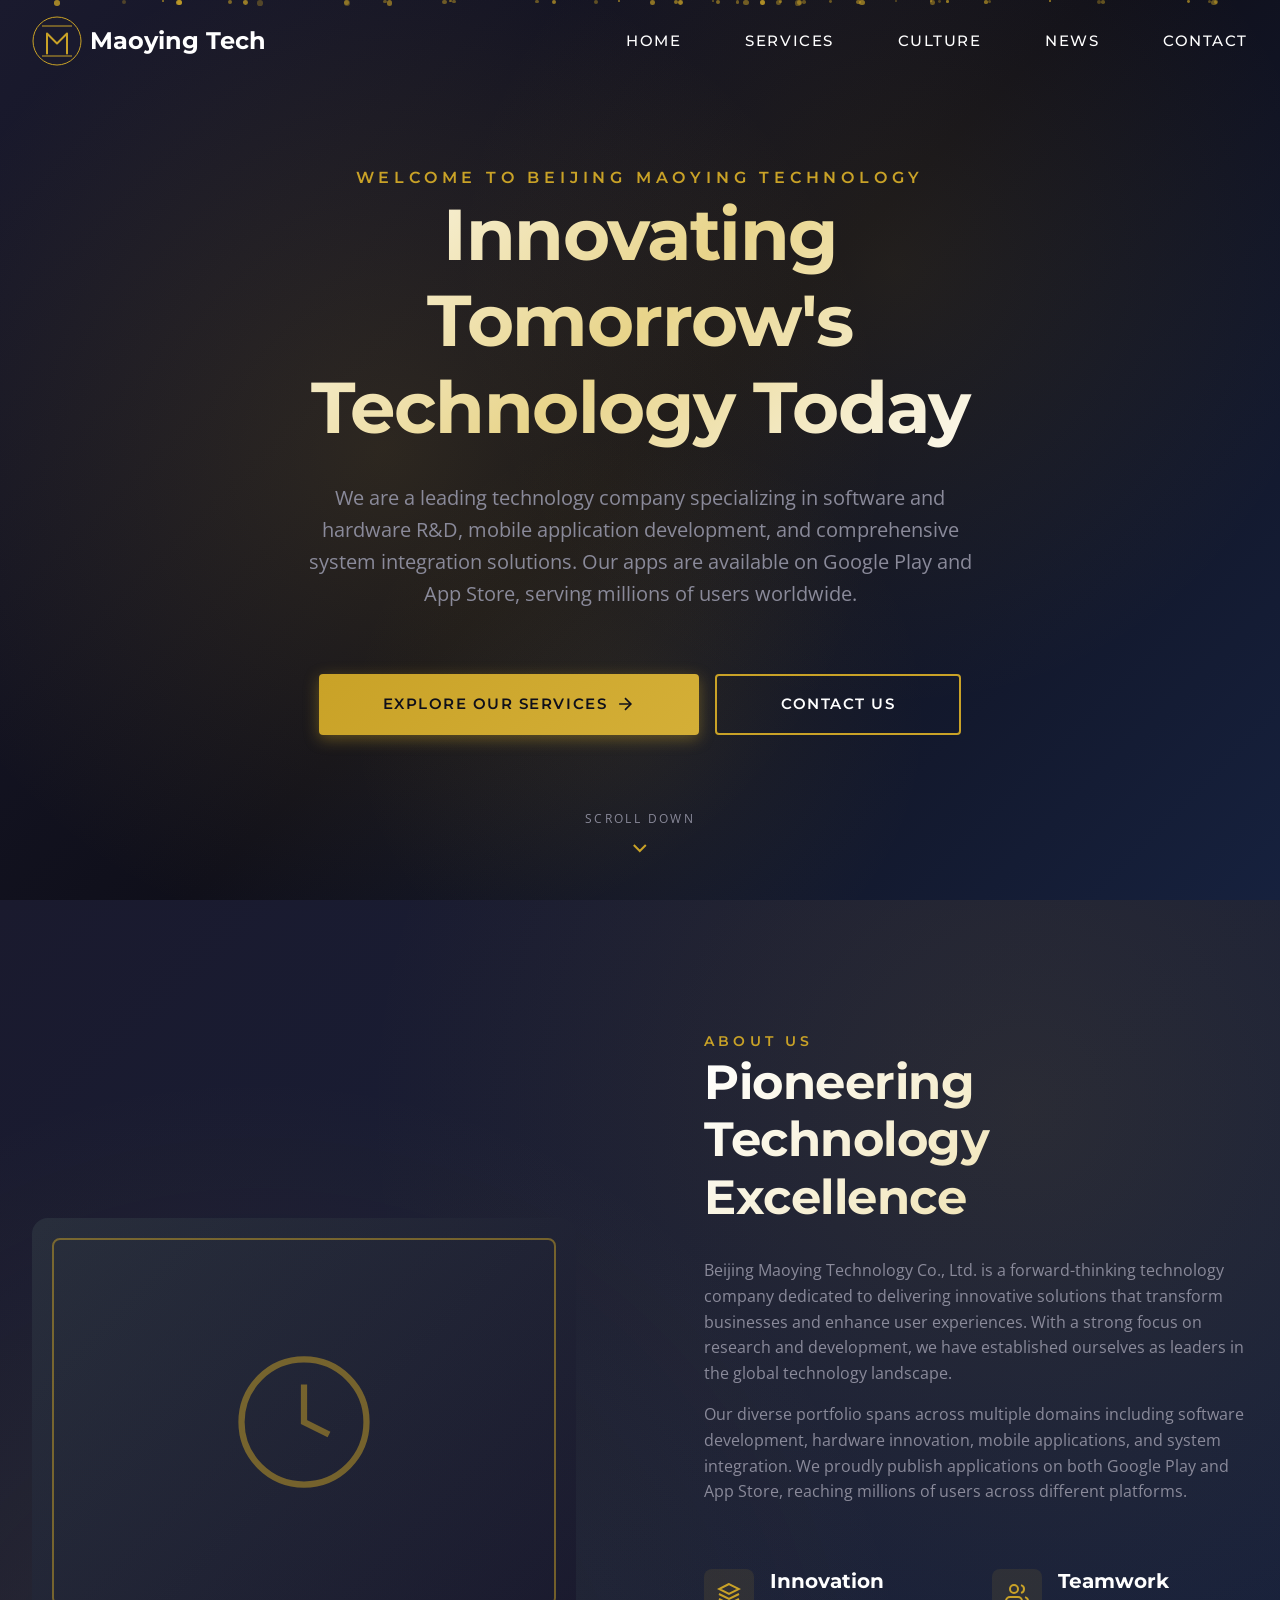
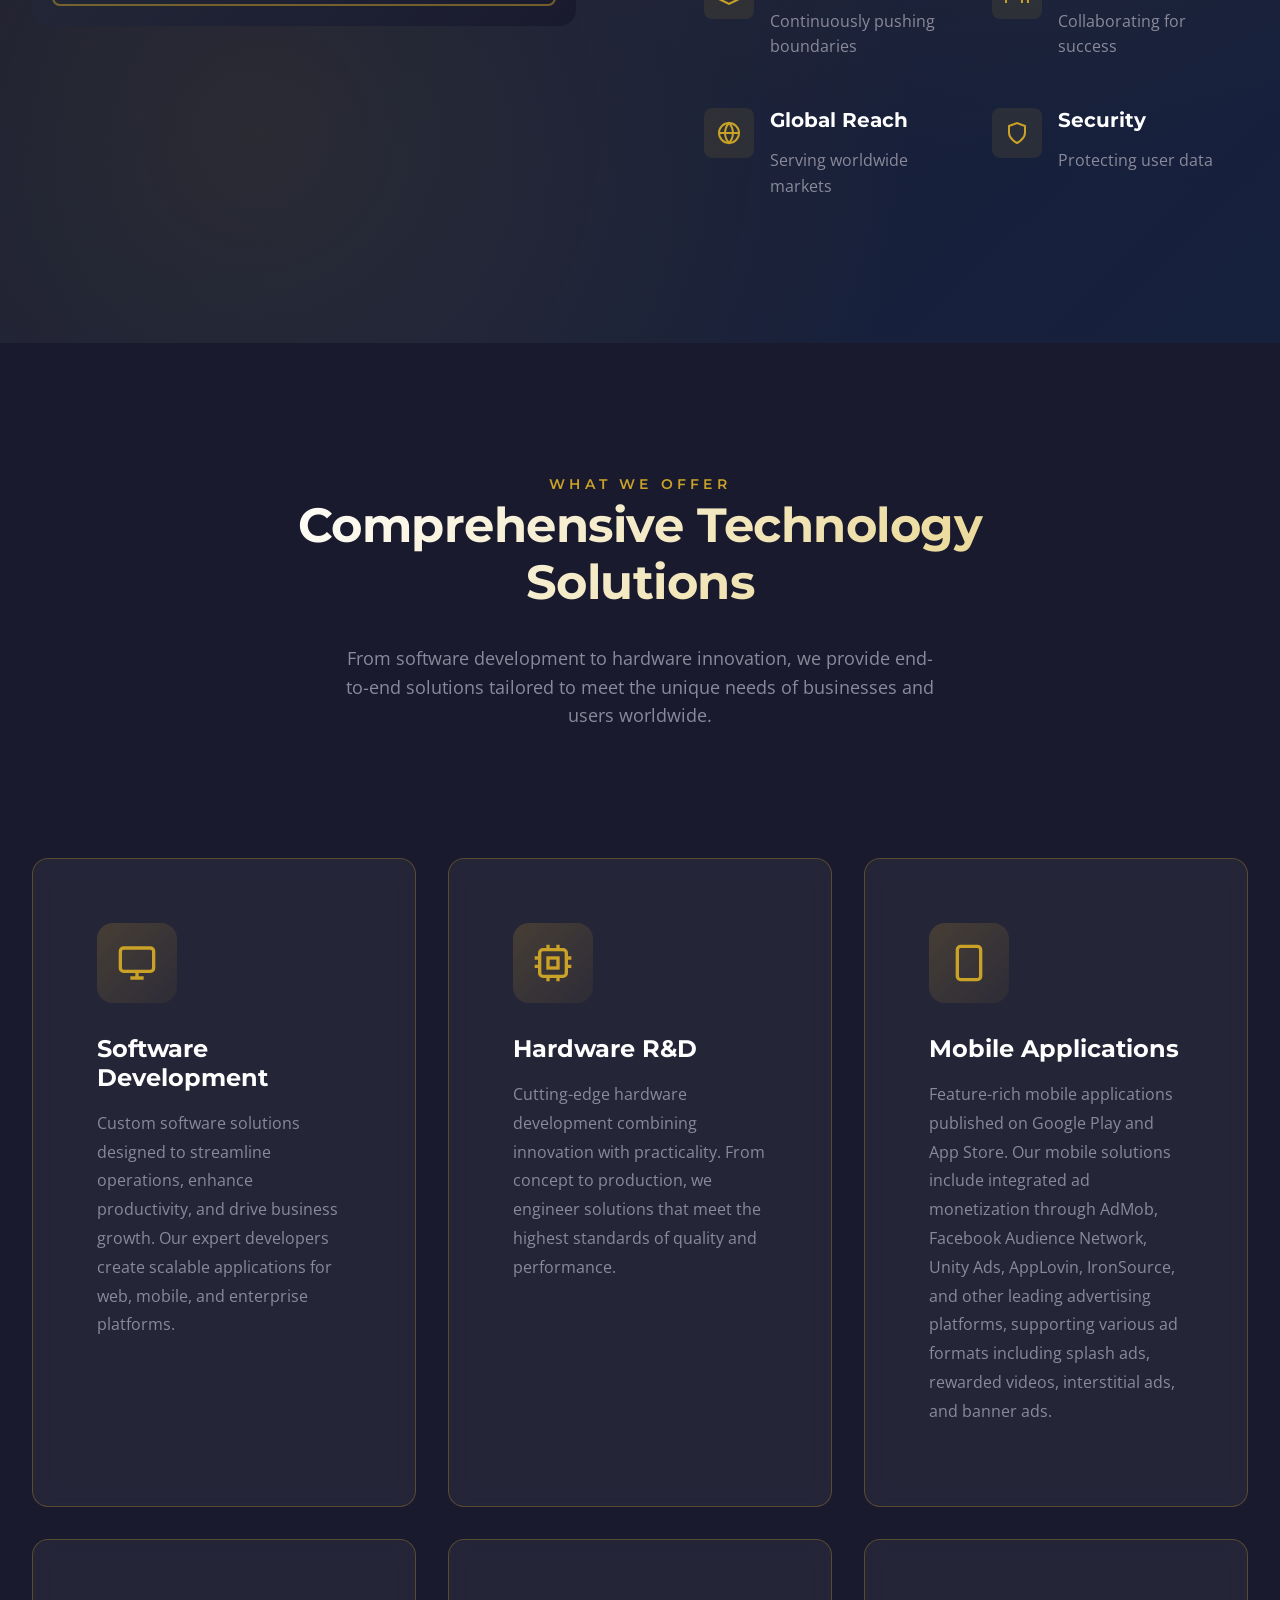
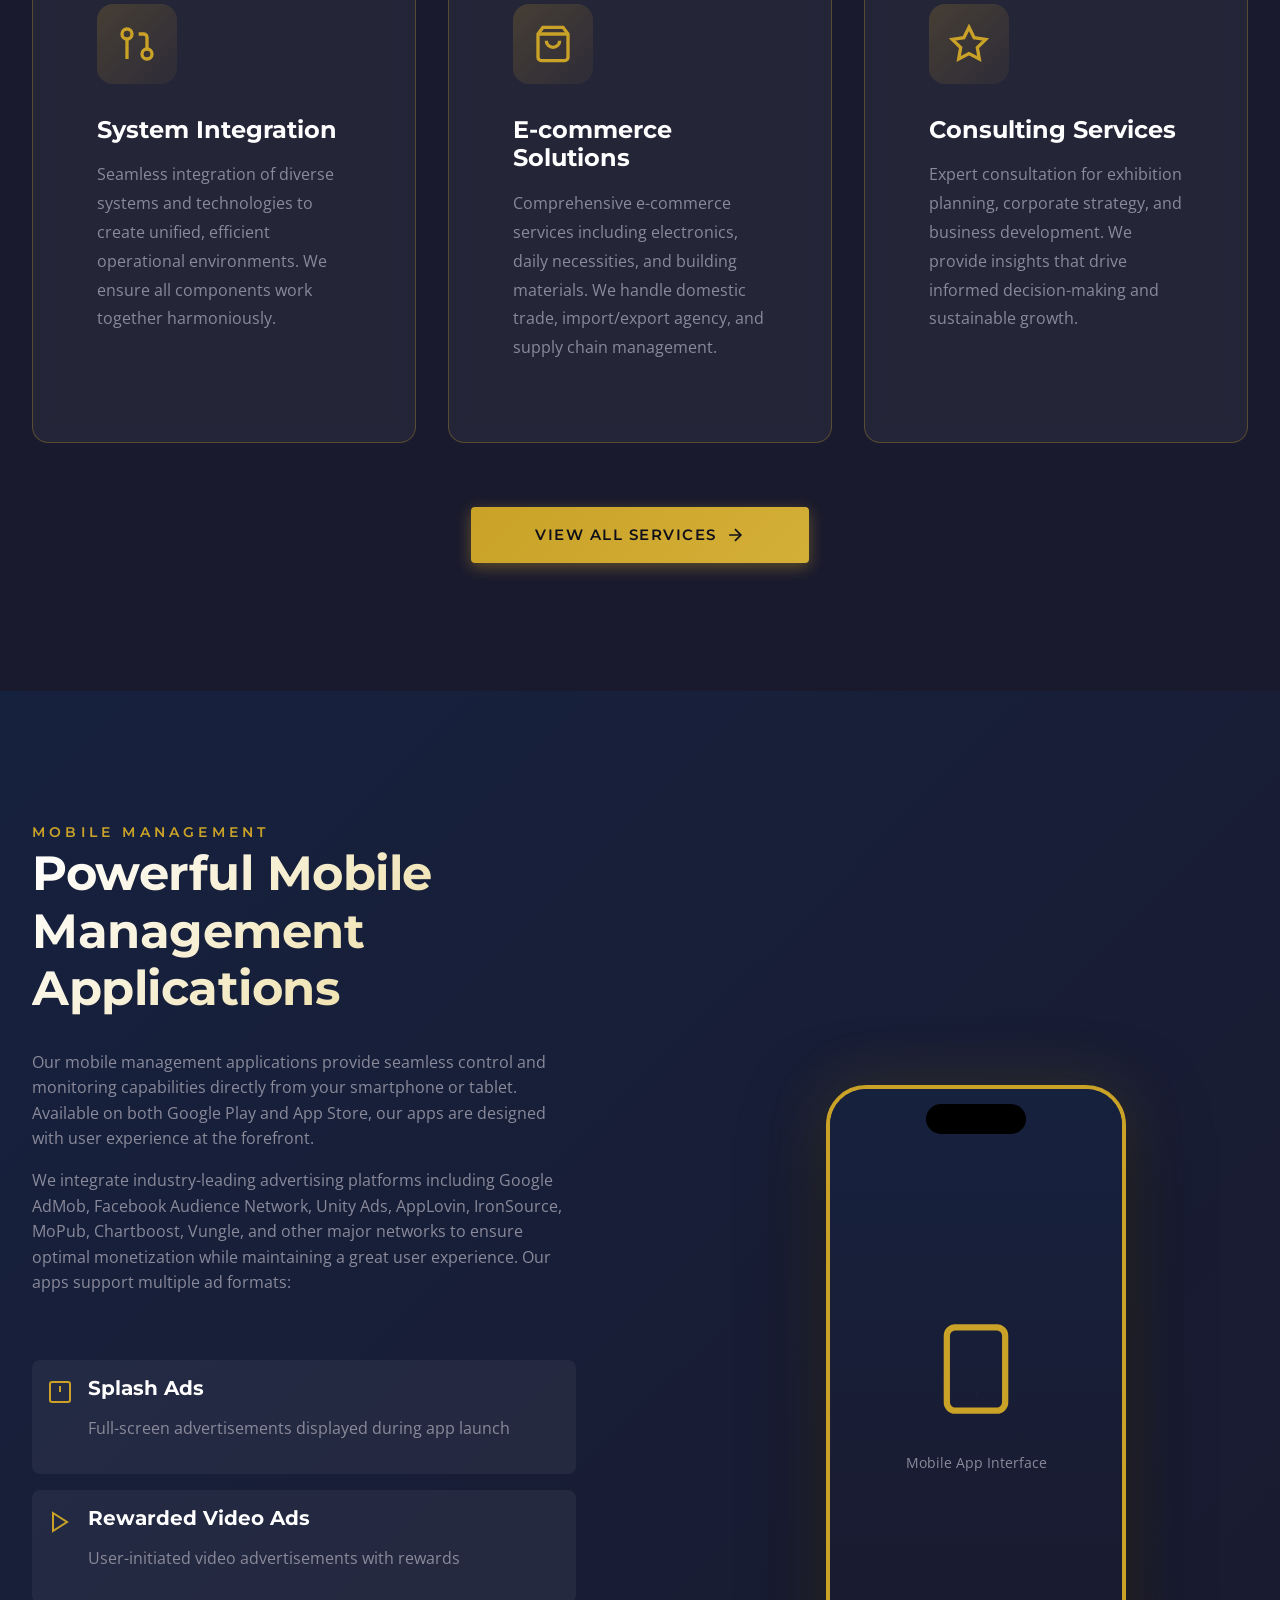
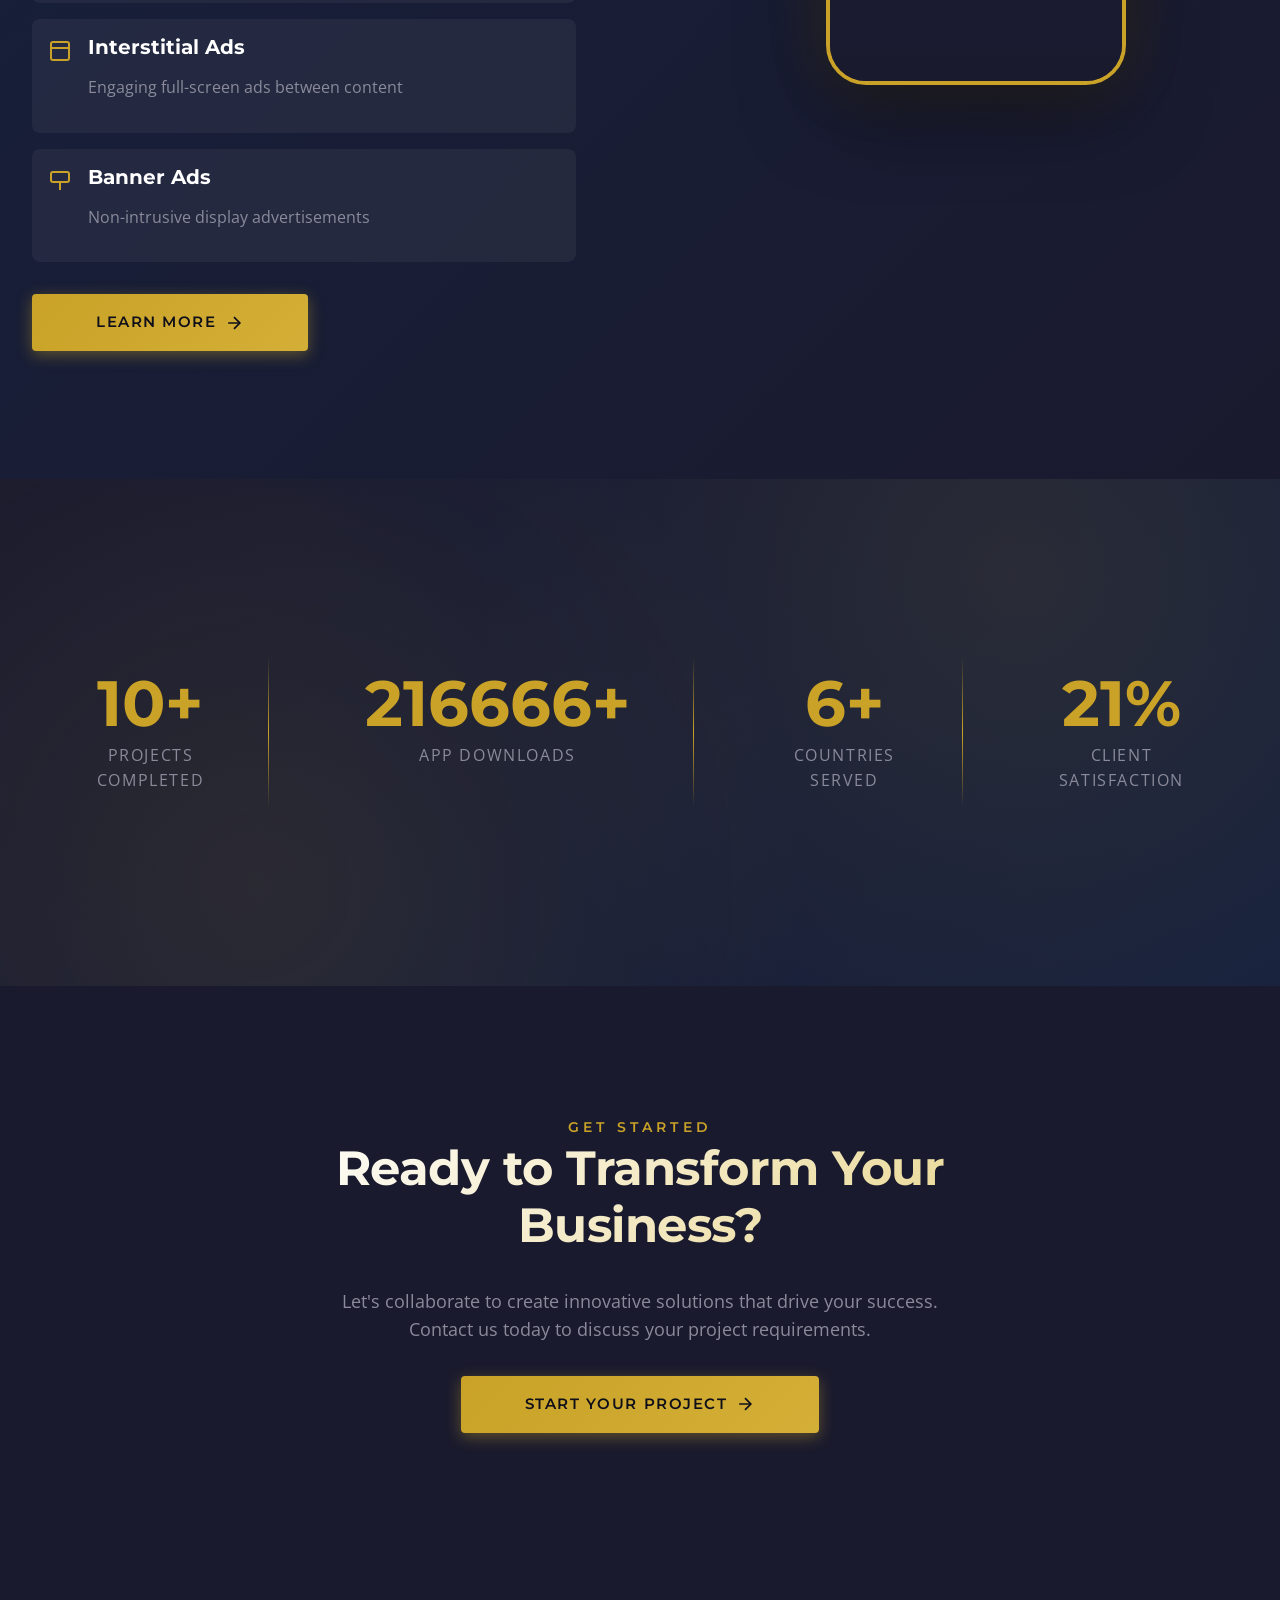
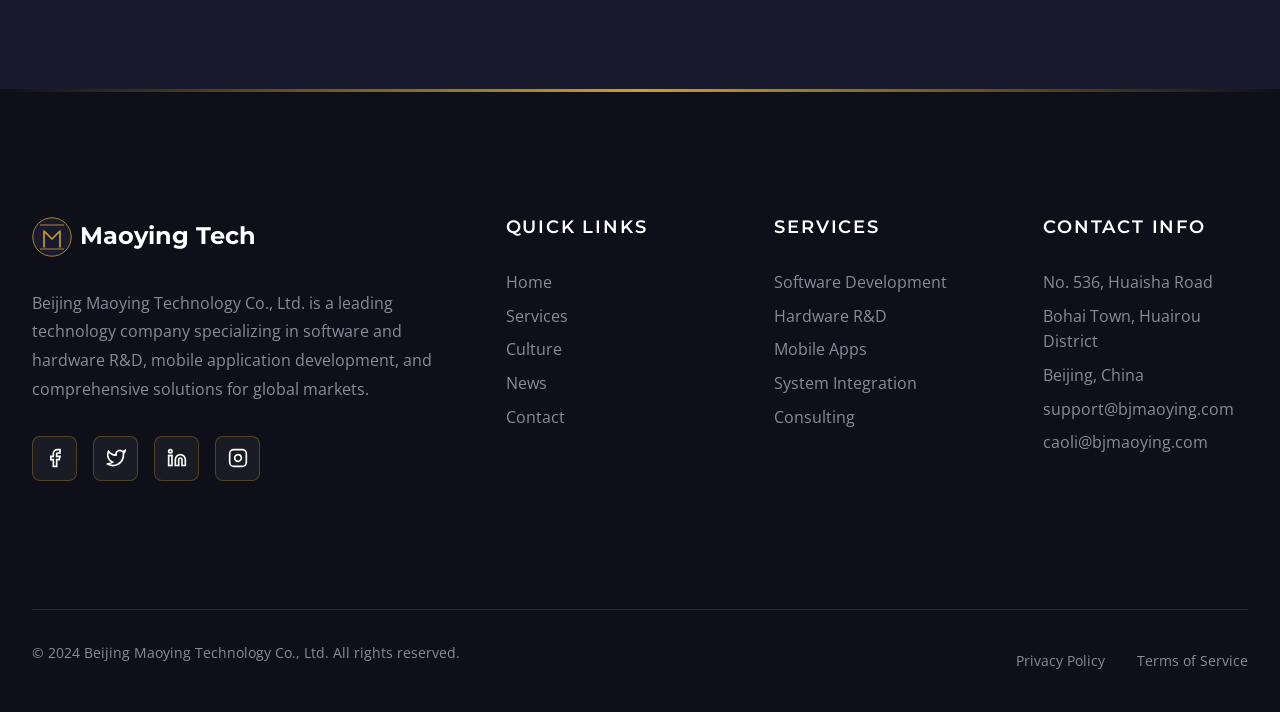
<file: index.html>
<!DOCTYPE html>
<html lang="en">
<head>
    <meta charset="UTF-8">
    <meta name="viewport" content="width=device-width, initial-scale=1.0">
    <meta http-equiv="X-UA-Compatible" content="IE=edge">
    
    <!-- SEO Meta Tags -->
    <title>Beijing Maoying Technology Co., Ltd. | Innovative Technology Solutions</title>
    <meta name="description" content="Beijing Maoying Technology Co., Ltd. specializes in software and hardware technology R&D, mobile app management, system integration, and comprehensive tech solutions for global markets.">
    <meta name="keywords" content="technology, software development, hardware R&D, mobile apps, system integration, Beijing tech company, app store, AdMob, Google Play, App Store">
    <meta name="author" content="Beijing Maoying Technology Co., Ltd.">
    <meta name="robots" content="index, follow, max-snippet:-1, max-image-preview:large, max-video-preview:-1">
    
    <!-- Open Graph / Facebook -->
    <meta property="og:type" content="website">
    <meta property="og:url" content="https://bjmaoying.com/">
    <meta property="og:title" content="Beijing Maoying Technology Co., Ltd. | Innovative Technology Solutions">
    <meta property="og:description" content="Leading technology company specializing in software and hardware R&D, mobile app development, and system integration for global markets.">
    <meta property="og:image" content="https://bjmaoying.com/images/og-image.png">
    
    <!-- Twitter -->
    <meta property="twitter:card" content="summary_large_image">
    <meta property="twitter:url" content="https://bjmaoying.com/">
    <meta property="twitter:title" content="Beijing Maoying Technology Co., Ltd. | Innovative Technology Solutions">
    <meta property="twitter:description" content="Leading technology company specializing in software and hardware R&D, mobile app development, and system integration for global markets.">
    <meta property="twitter:image" content="https://bjmaoying.com/images/og-image.png">
    
    <!-- Canonical URL -->
    <link rel="canonical" href="https://bjmaoying.com/">
    
    <!-- Favicon -->
    <link rel="icon" type="image/svg+xml" href="data:image/svg+xml,<svg xmlns='http://www.w3.org/2000/svg' viewBox='0 0 100 100'><circle cx='50' cy='50' r='48' stroke='%23c9a227' stroke-width='2' fill='%231a1a2e'/><path d='M30 75 L30 35 L50 55 L70 35 L70 75' stroke='%23c9a227' stroke-width='4' fill='none'/></svg>">
    
    <!-- Google Fonts -->
    <link rel="preconnect" href="https://fonts.googleapis.com">
    <link rel="preconnect" href="https://fonts.gstatic.com" crossorigin>
    <link href="https://fonts.googleapis.com/css2?family=Montserrat:wght@400;500;600;700;800&family=Open+Sans:wght@300;400;500;600;700&display=swap" rel="stylesheet">
    
    <!-- Stylesheet -->
    <link rel="stylesheet" href="css/style.css">
    
    <!-- Schema.org Structured Data -->
    <script type="application/ld+json">
    {
        "@context": "https://schema.org",
        "@type": "Organization",
        "name": "Beijing Maoying Technology Co., Ltd.",
        "url": "https://bjmaoying.com",
        "logo": "https://bjmaoying.com/images/logo.svg",
        "description": "Leading technology company specializing in software and hardware R&D, mobile app development, and system integration for global markets.",
        "address": {
            "@type": "PostalAddress",
            "streetAddress": "No. 536, Huaisha Road, Bohai Town, Huairou District",
            "addressLocality": "Beijing",
            "addressCountry": "CN"
        },
        "contactPoint": {
            "@type": "ContactPoint",
            "email": "support@bjmaoying.com",
            "contactType": "customer service"
        }
    }
    </script>
</head>
<body>
    <!-- Skip Link for Accessibility -->
    <a href="#main-content" class="skip-link">Skip to main content</a>
    
    <!-- Loading Screen -->
    <div class="loader">
        <div class="loader-content">
            <svg class="loader-logo" viewBox="0 0 100 100" fill="none" xmlns="http://www.w3.org/2000/svg">
                <circle cx="50" cy="50" r="48" stroke="#c9a227" stroke-width="2" fill="#1a1a2e"/>
                <path d="M50 10 L90 50 L50 90 L10 50 Z" stroke="#c9a227" stroke-width="1.5" fill="none" opacity="0.3"/>
                <path d="M30 75 L30 35 L50 55 L70 35 L70 75" stroke="#c9a227" stroke-width="4" fill="none" stroke-linecap="round" stroke-linejoin="round"/>
                <line x1="20" y1="80" x2="80" y2="80" stroke="#c9a227" stroke-width="2"/>
                <line x1="20" y1="20" x2="80" y2="20" stroke="#c9a227" stroke-width="2"/>
                <circle cx="20" cy="20" r="3" fill="#c9a227"/>
                <circle cx="80" cy="20" r="3" fill="#c9a227"/>
                <circle cx="20" cy="80" r="3" fill="#c9a227"/>
                <circle cx="80" cy="80" r="3" fill="#c9a227"/>
            </svg>
            <div class="loader-bar">
                <div class="loader-progress"></div>
            </div>
        </div>
    </div>

    <!-- Navigation -->
    <nav class="navbar" role="navigation" aria-label="Main navigation">
        <div class="navbar-container">
            <a href="index.html" class="logo" aria-label="Beijing Maoying Technology - Home">
                <svg viewBox="0 0 100 100" fill="none" xmlns="http://www.w3.org/2000/svg" aria-hidden="true">
                    <circle cx="50" cy="50" r="48" stroke="#c9a227" stroke-width="2" fill="#1a1a2e"/>
                    <path d="M30 75 L30 35 L50 55 L70 35 L70 75" stroke="#c9a227" stroke-width="4" fill="none" stroke-linecap="round" stroke-linejoin="round"/>
                    <line x1="20" y1="80" x2="80" y2="80" stroke="#c9a227" stroke-width="2"/>
                    <line x1="20" y1="20" x2="80" y2="20" stroke="#c9a227" stroke-width="2"/>
                </svg>
                <span>Maoying Tech</span>
            </a>
            
            <ul class="nav-menu" role="menubar">
                <li role="none"><a href="index.html" class="nav-link active" role="menuitem">Home</a></li>
                <li role="none"><a href="services.html" class="nav-link" role="menuitem">Services</a></li>
                <li role="none"><a href="culture.html" class="nav-link" role="menuitem">Culture</a></li>
                <li role="none"><a href="news.html" class="nav-link" role="menuitem">News</a></li>
                <li role="none"><a href="contact.html" class="nav-link" role="menuitem">Contact</a></li>
            </ul>
            
            <div class="menu-toggle" aria-label="Toggle menu" aria-expanded="false">
                <span></span>
                <span></span>
                <span></span>
            </div>
        </div>
    </nav>

    <!-- Main Content -->
    <main id="main-content">
        <!-- Hero Section -->
        <section class="hero" id="home">
            <div class="hero-background"></div>
            <div class="hero-particles"></div>
            
            <div class="hero-content">
                <span class="hero-subtitle">Welcome to Beijing Maoying Technology</span>
                <h1 class="hero-title">Innovating Tomorrow's Technology Today</h1>
                <p class="hero-description">
                    We are a leading technology company specializing in software and hardware R&D, mobile application development, and comprehensive system integration solutions. Our apps are available on Google Play and App Store, serving millions of users worldwide.
                </p>
                <div class="hero-buttons">
                    <a href="services.html" class="btn btn-primary">
                        Explore Our Services
                        <svg viewBox="0 0 24 24" fill="none" stroke="currentColor" stroke-width="2" aria-hidden="true">
                            <line x1="5" y1="12" x2="19" y2="12"></line>
                            <polyline points="12 5 19 12 12 19"></polyline>
                        </svg>
                    </a>
                    <a href="contact.html" class="btn btn-secondary">Contact Us</a>
                </div>
            </div>
            
            <div class="scroll-indicator" aria-hidden="true">
                <span>Scroll Down</span>
                <svg viewBox="0 0 24 24" fill="none" stroke="currentColor" stroke-width="2">
                    <polyline points="6 9 12 15 18 9"></polyline>
                </svg>
            </div>
        </section>

        <!-- About Section -->
        <section class="section section-pattern" id="about">
            <div class="container">
                <div class="about-content">
                    <div class="about-image animate-left">
                        <div class="about-image-frame">
                            <div class="about-image-content">
                                <svg viewBox="0 0 24 24" fill="none" stroke="currentColor" stroke-width="1" aria-hidden="true">
                                    <circle cx="12" cy="12" r="10"></circle>
                                    <path d="M12 6v6l4 2"></path>
                                </svg>
                            </div>
                        </div>
                    </div>
                    <div class="about-text animate-right">
                        <span class="section-subtitle">About Us</span>
                        <h2 class="section-title">Pioneering Technology Excellence</h2>
                        <p>
                            Beijing Maoying Technology Co., Ltd. is a forward-thinking technology company dedicated to delivering innovative solutions that transform businesses and enhance user experiences. With a strong focus on research and development, we have established ourselves as leaders in the global technology landscape.
                        </p>
                        <p>
                            Our diverse portfolio spans across multiple domains including software development, hardware innovation, mobile applications, and system integration. We proudly publish applications on both Google Play and App Store, reaching millions of users across different platforms.
                        </p>
                        <div class="values-grid">
                            <div class="value-item">
                                <div class="value-icon">
                                    <svg viewBox="0 0 24 24" fill="none" stroke="currentColor" stroke-width="2" aria-hidden="true">
                                        <path d="M12 2L2 7l10 5 10-5-10-5z"></path>
                                        <path d="M2 17l10 5 10-5"></path>
                                        <path d="M2 12l10 5 10-5"></path>
                                    </svg>
                                </div>
                                <div>
                                    <h4>Innovation</h4>
                                    <p>Continuously pushing boundaries</p>
                                </div>
                            </div>
                            <div class="value-item">
                                <div class="value-icon">
                                    <svg viewBox="0 0 24 24" fill="none" stroke="currentColor" stroke-width="2" aria-hidden="true">
                                        <path d="M17 21v-2a4 4 0 0 0-4-4H5a4 4 0 0 0-4 4v2"></path>
                                        <circle cx="9" cy="7" r="4"></circle>
                                        <path d="M23 21v-2a4 4 0 0 0-3-3.87"></path>
                                        <path d="M16 3.13a4 4 0 0 1 0 7.75"></path>
                                    </svg>
                                </div>
                                <div>
                                    <h4>Teamwork</h4>
                                    <p>Collaborating for success</p>
                                </div>
                            </div>
                            <div class="value-item">
                                <div class="value-icon">
                                    <svg viewBox="0 0 24 24" fill="none" stroke="currentColor" stroke-width="2" aria-hidden="true">
                                        <circle cx="12" cy="12" r="10"></circle>
                                        <line x1="2" y1="12" x2="22" y2="12"></line>
                                        <path d="M12 2a15.3 15.3 0 0 1 4 10 15.3 15.3 0 0 1-4 10 15.3 15.3 0 0 1-4-10 15.3 15.3 0 0 1 4-10z"></path>
                                    </svg>
                                </div>
                                <div>
                                    <h4>Global Reach</h4>
                                    <p>Serving worldwide markets</p>
                                </div>
                            </div>
                            <div class="value-item">
                                <div class="value-icon">
                                    <svg viewBox="0 0 24 24" fill="none" stroke="currentColor" stroke-width="2" aria-hidden="true">
                                        <path d="M12 22s8-4 8-10V5l-8-3-8 3v7c0 6 8 10 8 10z"></path>
                                    </svg>
                                </div>
                                <div>
                                    <h4>Security</h4>
                                    <p>Protecting user data</p>
                                </div>
                            </div>
                        </div>
                    </div>
                </div>
            </div>
        </section>

        <!-- Services Overview Section -->
        <section class="section section-dark" id="services-overview">
            <div class="container">
                <div class="section-header animate-on-scroll">
                    <span class="section-subtitle">What We Offer</span>
                    <h2 class="section-title">Comprehensive Technology Solutions</h2>
                    <p class="section-description">
                        From software development to hardware innovation, we provide end-to-end solutions tailored to meet the unique needs of businesses and users worldwide.
                    </p>
                </div>
                
                <div class="services-grid">
                    <article class="card service-card animate-on-scroll stagger-1">
                        <div class="card-icon">
                            <svg viewBox="0 0 24 24" fill="none" stroke="currentColor" stroke-width="2" aria-hidden="true">
                                <rect x="2" y="3" width="20" height="14" rx="2" ry="2"></rect>
                                <line x1="8" y1="21" x2="16" y2="21"></line>
                                <line x1="12" y1="17" x2="12" y2="21"></line>
                            </svg>
                        </div>
                        <h3 class="card-title">Software Development</h3>
                        <p class="card-text">
                            Custom software solutions designed to streamline operations, enhance productivity, and drive business growth. Our expert developers create scalable applications for web, mobile, and enterprise platforms.
                        </p>
                    </article>
                    
                    <article class="card service-card animate-on-scroll stagger-2">
                        <div class="card-icon">
                            <svg viewBox="0 0 24 24" fill="none" stroke="currentColor" stroke-width="2" aria-hidden="true">
                                <rect x="4" y="4" width="16" height="16" rx="2" ry="2"></rect>
                                <rect x="9" y="9" width="6" height="6"></rect>
                                <line x1="9" y1="1" x2="9" y2="4"></line>
                                <line x1="15" y1="1" x2="15" y2="4"></line>
                                <line x1="9" y1="20" x2="9" y2="23"></line>
                                <line x1="15" y1="20" x2="15" y2="23"></line>
                                <line x1="20" y1="9" x2="23" y2="9"></line>
                                <line x1="20" y1="14" x2="23" y2="14"></line>
                                <line x1="1" y1="9" x2="4" y2="9"></line>
                                <line x1="1" y1="14" x2="4" y2="14"></line>
                            </svg>
                        </div>
                        <h3 class="card-title">Hardware R&D</h3>
                        <p class="card-text">
                            Cutting-edge hardware development combining innovation with practicality. From concept to production, we engineer solutions that meet the highest standards of quality and performance.
                        </p>
                    </article>
                    
                    <article class="card service-card animate-on-scroll stagger-3">
                        <div class="card-icon">
                            <svg viewBox="0 0 24 24" fill="none" stroke="currentColor" stroke-width="2" aria-hidden="true">
                                <rect x="5" y="2" width="14" height="20" rx="2" ry="2"></rect>
                                <line x1="12" y1="18" x2="12.01" y2="18"></line>
                            </svg>
                        </div>
                        <h3 class="card-title">Mobile Applications</h3>
                        <p class="card-text">
                            Feature-rich mobile applications published on Google Play and App Store. Our mobile solutions include integrated ad monetization through AdMob, Facebook Audience Network, Unity Ads, AppLovin, IronSource, and other leading advertising platforms, supporting various ad formats including splash ads, rewarded videos, interstitial ads, and banner ads.
                        </p>
                    </article>
                    
                    <article class="card service-card animate-on-scroll stagger-4">
                        <div class="card-icon">
                            <svg viewBox="0 0 24 24" fill="none" stroke="currentColor" stroke-width="2" aria-hidden="true">
                                <circle cx="18" cy="18" r="3"></circle>
                                <circle cx="6" cy="6" r="3"></circle>
                                <path d="M13 6h3a2 2 0 0 1 2 2v7"></path>
                                <line x1="6" y1="9" x2="6" y2="21"></line>
                            </svg>
                        </div>
                        <h3 class="card-title">System Integration</h3>
                        <p class="card-text">
                            Seamless integration of diverse systems and technologies to create unified, efficient operational environments. We ensure all components work together harmoniously.
                        </p>
                    </article>
                    
                    <article class="card service-card animate-on-scroll stagger-5">
                        <div class="card-icon">
                            <svg viewBox="0 0 24 24" fill="none" stroke="currentColor" stroke-width="2" aria-hidden="true">
                                <path d="M6 2L3 6v14a2 2 0 0 0 2 2h14a2 2 0 0 0 2-2V6l-3-4z"></path>
                                <line x1="3" y1="6" x2="21" y2="6"></line>
                                <path d="M16 10a4 4 0 0 1-8 0"></path>
                            </svg>
                        </div>
                        <h3 class="card-title">E-commerce Solutions</h3>
                        <p class="card-text">
                            Comprehensive e-commerce services including electronics, daily necessities, and building materials. We handle domestic trade, import/export agency, and supply chain management.
                        </p>
                    </article>
                    
                    <article class="card service-card animate-on-scroll stagger-6">
                        <div class="card-icon">
                            <svg viewBox="0 0 24 24" fill="none" stroke="currentColor" stroke-width="2" aria-hidden="true">
                                <polygon points="12 2 15.09 8.26 22 9.27 17 14.14 18.18 21.02 12 17.77 5.82 21.02 7 14.14 2 9.27 8.91 8.26 12 2"></polygon>
                            </svg>
                        </div>
                        <h3 class="card-title">Consulting Services</h3>
                        <p class="card-text">
                            Expert consultation for exhibition planning, corporate strategy, and business development. We provide insights that drive informed decision-making and sustainable growth.
                        </p>
                    </article>
                </div>
                
                <div style="text-align: center; margin-top: 4rem;">
                    <a href="services.html" class="btn btn-primary">
                        View All Services
                        <svg viewBox="0 0 24 24" fill="none" stroke="currentColor" stroke-width="2" aria-hidden="true">
                            <line x1="5" y1="12" x2="19" y2="12"></line>
                            <polyline points="12 5 19 12 12 19"></polyline>
                        </svg>
                    </a>
                </div>
            </div>
        </section>

        <!-- Mobile App Section -->
        <section class="section mobile-app-section" id="mobile-apps">
            <div class="container">
                <div class="mobile-app-content">
                    <div class="mobile-app-text animate-left">
                        <span class="section-subtitle">Mobile Management</span>
                        <h2 class="section-title">Powerful Mobile Management Applications</h2>
                        <p>
                            Our mobile management applications provide seamless control and monitoring capabilities directly from your smartphone or tablet. Available on both Google Play and App Store, our apps are designed with user experience at the forefront.
                        </p>
                        <p>
                            We integrate industry-leading advertising platforms including Google AdMob, Facebook Audience Network, Unity Ads, AppLovin, IronSource, MoPub, Chartboost, Vungle, and other major networks to ensure optimal monetization while maintaining a great user experience. Our apps support multiple ad formats:
                        </p>
                        <div class="mobile-app-features">
                            <div class="mobile-app-feature">
                                <svg viewBox="0 0 24 24" fill="none" stroke="currentColor" stroke-width="2" aria-hidden="true">
                                    <rect x="2" y="2" width="20" height="20" rx="2" ry="2"></rect>
                                    <line x1="12" y1="6" x2="12" y2="12"></line>
                                    <line x1="12" y1="12" x2="12" y2="12.01"></line>
                                </svg>
                                <div>
                                    <h4>Splash Ads</h4>
                                    <p>Full-screen advertisements displayed during app launch</p>
                                </div>
                            </div>
                            <div class="mobile-app-feature">
                                <svg viewBox="0 0 24 24" fill="none" stroke="currentColor" stroke-width="2" aria-hidden="true">
                                    <polygon points="5 3 19 12 5 21 5 3"></polygon>
                                </svg>
                                <div>
                                    <h4>Rewarded Video Ads</h4>
                                    <p>User-initiated video advertisements with rewards</p>
                                </div>
                            </div>
                            <div class="mobile-app-feature">
                                <svg viewBox="0 0 24 24" fill="none" stroke="currentColor" stroke-width="2" aria-hidden="true">
                                    <rect x="3" y="3" width="18" height="18" rx="2" ry="2"></rect>
                                    <line x1="3" y1="9" x2="21" y2="9"></line>
                                </svg>
                                <div>
                                    <h4>Interstitial Ads</h4>
                                    <p>Engaging full-screen ads between content</p>
                                </div>
                            </div>
                            <div class="mobile-app-feature">
                                <svg viewBox="0 0 24 24" fill="none" stroke="currentColor" stroke-width="2" aria-hidden="true">
                                    <rect x="3" y="3" width="18" height="10" rx="2"></rect>
                                    <line x1="12" y1="13" x2="12" y2="21"></line>
                                </svg>
                                <div>
                                    <h4>Banner Ads</h4>
                                    <p>Non-intrusive display advertisements</p>
                                </div>
                            </div>
                        </div>
                        <div style="margin-top: 2rem;">
                            <a href="services.html" class="btn btn-primary">
                                Learn More
                                <svg viewBox="0 0 24 24" fill="none" stroke="currentColor" stroke-width="2" aria-hidden="true">
                                    <line x1="5" y1="12" x2="19" y2="12"></line>
                                    <polyline points="12 5 19 12 12 19"></polyline>
                                </svg>
                            </a>
                        </div>
                    </div>
                    <div class="mobile-app-image animate-right">
                        <div class="phone-mockup">
                            <div class="phone-screen">
                                <svg viewBox="0 0 24 24" fill="none" stroke="currentColor" stroke-width="1.5" aria-hidden="true">
                                    <rect x="5" y="2" width="14" height="20" rx="2" ry="2"></rect>
                                    <path d="M12 18h.01"></path>
                                </svg>
                                <p style="color: var(--text-gray); font-size: 0.9rem; text-align: center;">Mobile App Interface</p>
                            </div>
                        </div>
                    </div>
                </div>
            </div>
        </section>

        <!-- Stats Section -->
        <section class="section section-pattern">
            <div class="container">
                <div class="stats-grid">
                    <div class="stat-item animate-scale">
                        <div class="stat-number" data-count="50" data-suffix="+">0</div>
                        <div class="stat-label">Projects Completed</div>
                    </div>
                    <div class="stat-item animate-scale stagger-1">
                        <div class="stat-number" data-count="1000000" data-suffix="+">0</div>
                        <div class="stat-label">App Downloads</div>
                    </div>
                    <div class="stat-item animate-scale stagger-2">
                        <div class="stat-number" data-count="30" data-suffix="+">0</div>
                        <div class="stat-label">Countries Served</div>
                    </div>
                    <div class="stat-item animate-scale stagger-3">
                        <div class="stat-number" data-count="98" data-suffix="%">0</div>
                        <div class="stat-label">Client Satisfaction</div>
                    </div>
                </div>
            </div>
        </section>

        <!-- CTA Section -->
        <section class="section section-dark">
            <div class="container">
                <div class="section-header animate-on-scroll">
                    <span class="section-subtitle">Get Started</span>
                    <h2 class="section-title">Ready to Transform Your Business?</h2>
                    <p class="section-description">
                        Let's collaborate to create innovative solutions that drive your success. Contact us today to discuss your project requirements.
                    </p>
                    <div style="margin-top: 2rem;">
                        <a href="contact.html" class="btn btn-primary">
                            Start Your Project
                            <svg viewBox="0 0 24 24" fill="none" stroke="currentColor" stroke-width="2" aria-hidden="true">
                                <line x1="5" y1="12" x2="19" y2="12"></line>
                                <polyline points="12 5 19 12 12 19"></polyline>
                            </svg>
                        </a>
                    </div>
                </div>
            </div>
        </section>
    </main>

    <!-- Footer -->
    <footer class="footer" role="contentinfo">
        <div class="container">
            <div class="footer-content">
                <div class="footer-brand">
                    <div class="footer-logo">
                        <svg viewBox="0 0 100 100" fill="none" xmlns="http://www.w3.org/2000/svg" aria-hidden="true">
                            <circle cx="50" cy="50" r="48" stroke="#c9a227" stroke-width="2" fill="#1a1a2e"/>
                            <path d="M30 75 L30 35 L50 55 L70 35 L70 75" stroke="#c9a227" stroke-width="4" fill="none" stroke-linecap="round" stroke-linejoin="round"/>
                            <line x1="20" y1="80" x2="80" y2="80" stroke="#c9a227" stroke-width="2"/>
                            <line x1="20" y1="20" x2="80" y2="20" stroke="#c9a227" stroke-width="2"/>
                        </svg>
                        <span>Maoying Tech</span>
                    </div>
                    <p class="footer-description">
                        Beijing Maoying Technology Co., Ltd. is a leading technology company specializing in software and hardware R&D, mobile application development, and comprehensive solutions for global markets.
                    </p>
                    <div class="footer-social">
                        <a href="#" class="social-link" aria-label="Facebook">
                            <svg viewBox="0 0 24 24" fill="none" stroke="currentColor" stroke-width="2" aria-hidden="true">
                                <path d="M18 2h-3a5 5 0 0 0-5 5v3H7v4h3v8h4v-8h3l1-4h-4V7a1 1 0 0 1 1-1h3z"></path>
                            </svg>
                        </a>
                        <a href="#" class="social-link" aria-label="Twitter">
                            <svg viewBox="0 0 24 24" fill="none" stroke="currentColor" stroke-width="2" aria-hidden="true">
                                <path d="M23 3a10.9 10.9 0 0 1-3.14 1.53 4.48 4.48 0 0 0-7.86 3v1A10.66 10.66 0 0 1 3 4s-4 9 5 13a11.64 11.64 0 0 1-7 2c9 5 20 0 20-11.5a4.5 4.5 0 0 0-.08-.83A7.72 7.72 0 0 0 23 3z"></path>
                            </svg>
                        </a>
                        <a href="#" class="social-link" aria-label="LinkedIn">
                            <svg viewBox="0 0 24 24" fill="none" stroke="currentColor" stroke-width="2" aria-hidden="true">
                                <path d="M16 8a6 6 0 0 1 6 6v7h-4v-7a2 2 0 0 0-2-2 2 2 0 0 0-2 2v7h-4v-7a6 6 0 0 1 6-6z"></path>
                                <rect x="2" y="9" width="4" height="12"></rect>
                                <circle cx="4" cy="4" r="2"></circle>
                            </svg>
                        </a>
                        <a href="#" class="social-link" aria-label="Instagram">
                            <svg viewBox="0 0 24 24" fill="none" stroke="currentColor" stroke-width="2" aria-hidden="true">
                                <rect x="2" y="2" width="20" height="20" rx="5" ry="5"></rect>
                                <path d="M16 11.37A4 4 0 1 1 12.63 8 4 4 0 0 1 16 11.37z"></path>
                                <line x1="17.5" y1="6.5" x2="17.51" y2="6.5"></line>
                            </svg>
                        </a>
                    </div>
                </div>
                
                <div class="footer-section">
                    <h3 class="footer-title">Quick Links</h3>
                    <ul class="footer-links">
                        <li><a href="index.html" class="footer-link">Home</a></li>
                        <li><a href="services.html" class="footer-link">Services</a></li>
                        <li><a href="culture.html" class="footer-link">Culture</a></li>
                        <li><a href="news.html" class="footer-link">News</a></li>
                        <li><a href="contact.html" class="footer-link">Contact</a></li>
                    </ul>
                </div>
                
                <div class="footer-section">
                    <h3 class="footer-title">Services</h3>
                    <ul class="footer-links">
                        <li><a href="services.html" class="footer-link">Software Development</a></li>
                        <li><a href="services.html" class="footer-link">Hardware R&D</a></li>
                        <li><a href="services.html" class="footer-link">Mobile Apps</a></li>
                        <li><a href="services.html" class="footer-link">System Integration</a></li>
                        <li><a href="services.html" class="footer-link">Consulting</a></li>
                    </ul>
                </div>
                
                <div class="footer-section">
                    <h3 class="footer-title">Contact Info</h3>
                    <ul class="footer-links">
                        <li class="footer-link">No. 536, Huaisha Road</li>
                        <li class="footer-link">Bohai Town, Huairou District</li>
                        <li class="footer-link">Beijing, China</li>
                        <li><a href="mailto:support@bjmaoying.com" class="footer-link">support@bjmaoying.com</a></li>
                        <li><a href="mailto:caoli@bjmaoying.com" class="footer-link">caoli@bjmaoying.com</a></li>
                    </ul>
                </div>
            </div>
            
            <div class="footer-bottom">
                <p class="footer-copyright">© 2024 Beijing Maoying Technology Co., Ltd. All rights reserved.</p>
                <div class="footer-legal">
                    <a href="privacy.html">Privacy Policy</a>
                    <a href="terms.html">Terms of Service</a>
                </div>
            </div>
        </div>
    </footer>

    <!-- Back to Top Button -->
    <button class="back-to-top" aria-label="Back to top">
        <svg viewBox="0 0 24 24" fill="none" stroke="currentColor" stroke-width="2" aria-hidden="true">
            <polyline points="18 15 12 9 6 15"></polyline>
        </svg>
    </button>

    <!-- Scripts -->
    <script src="js/main.js"></script>
</body>
</html>
</file>
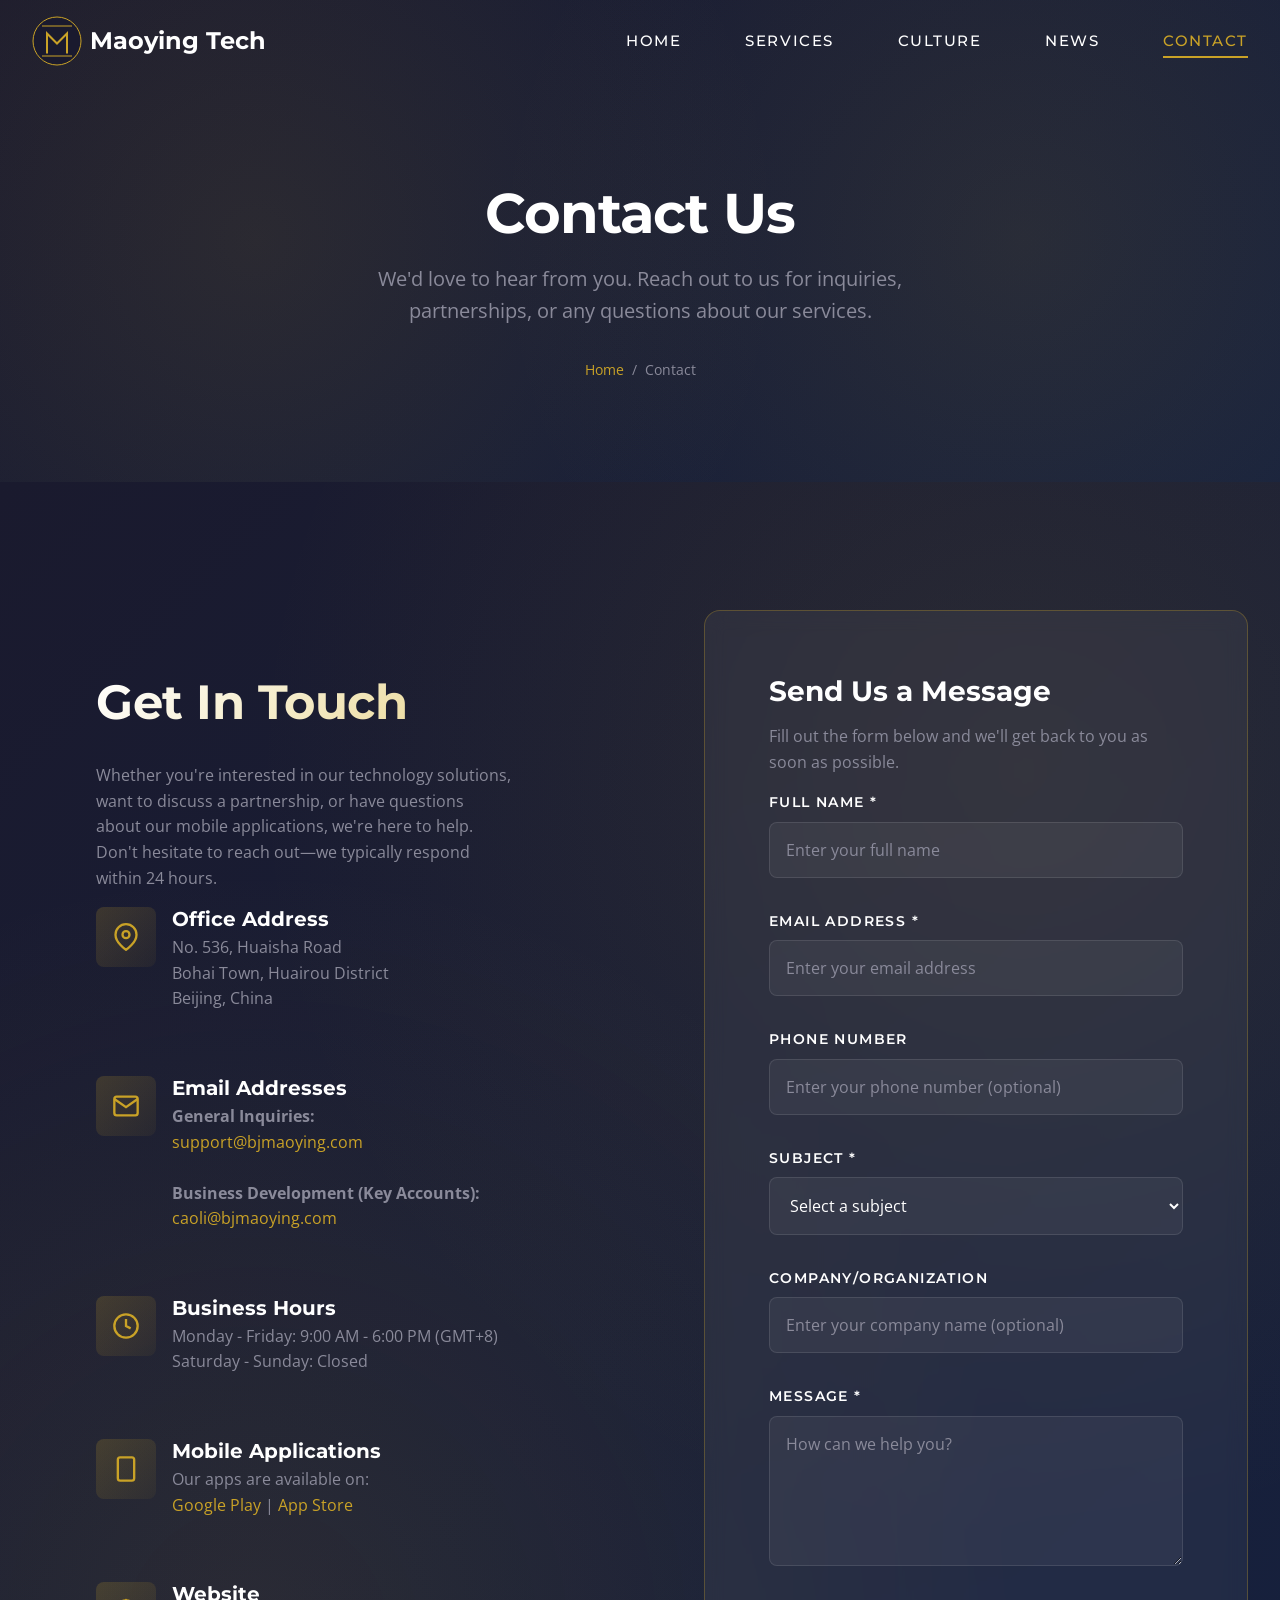
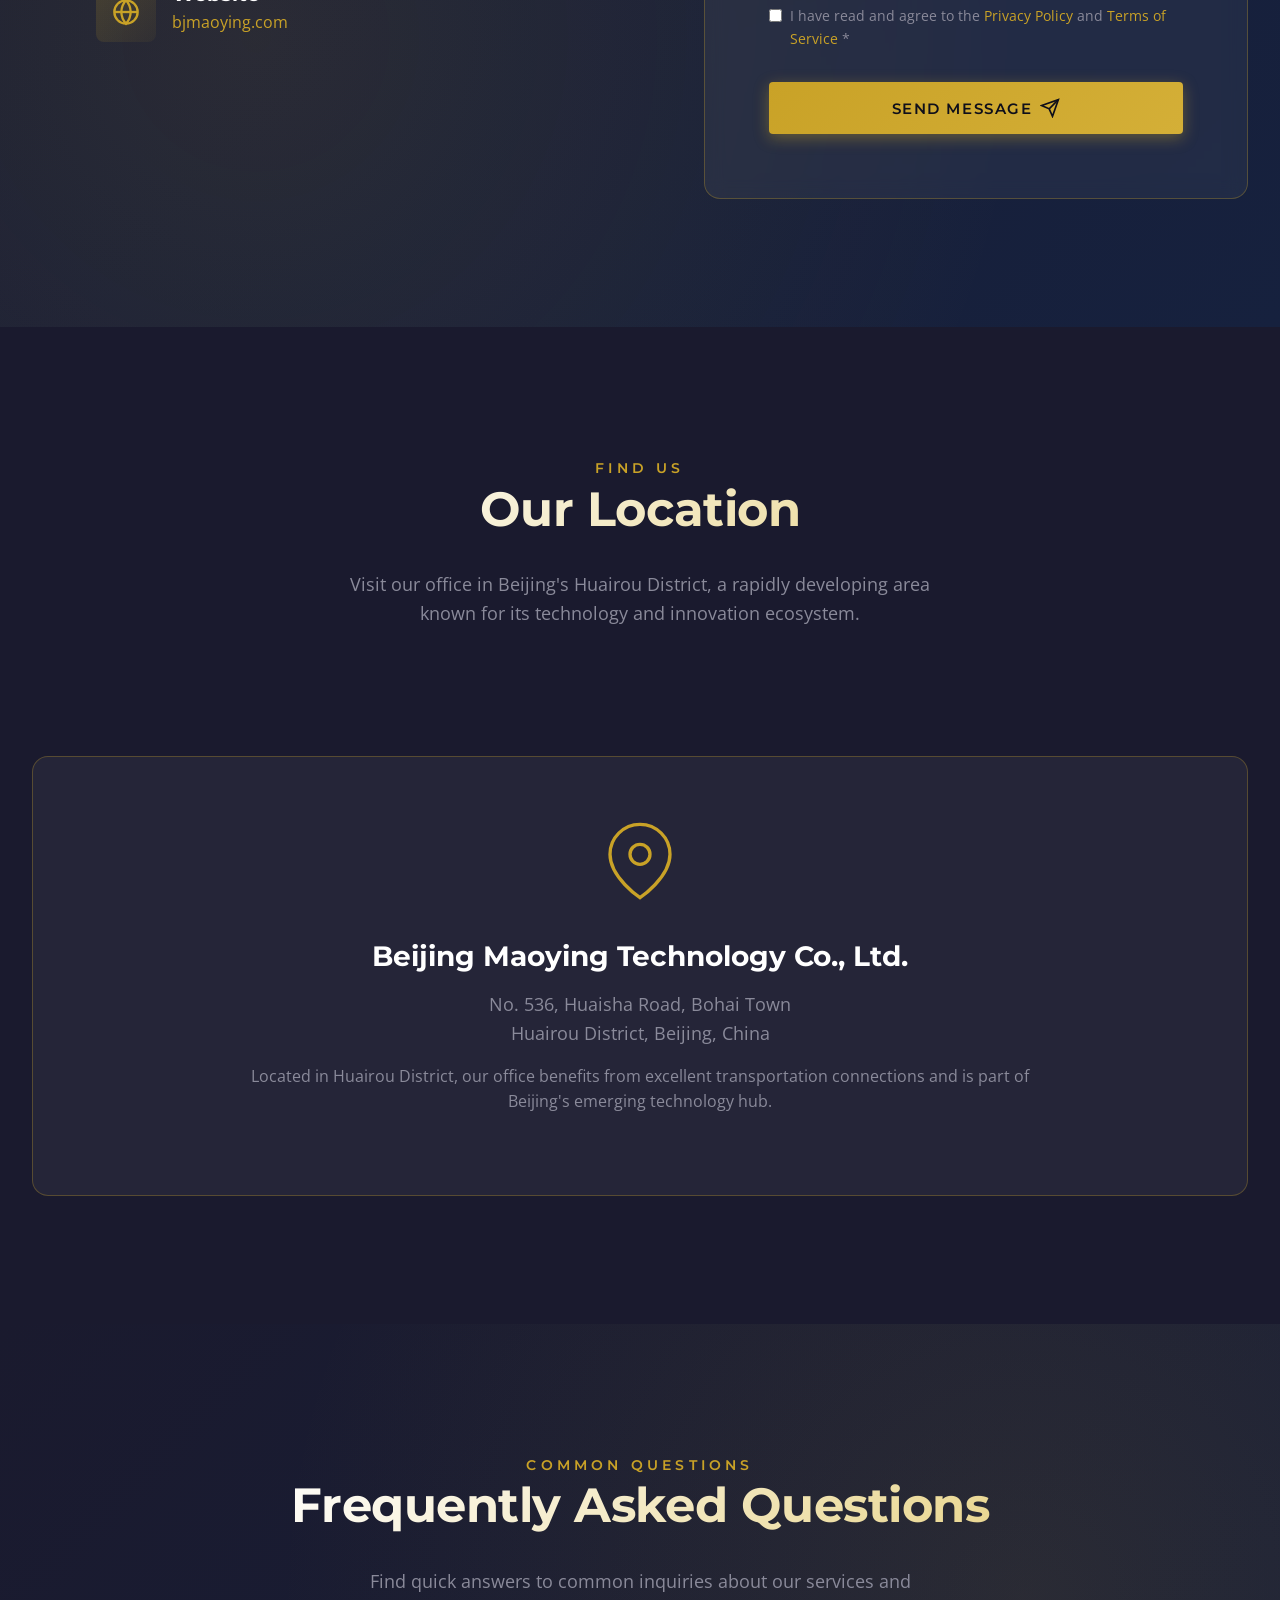
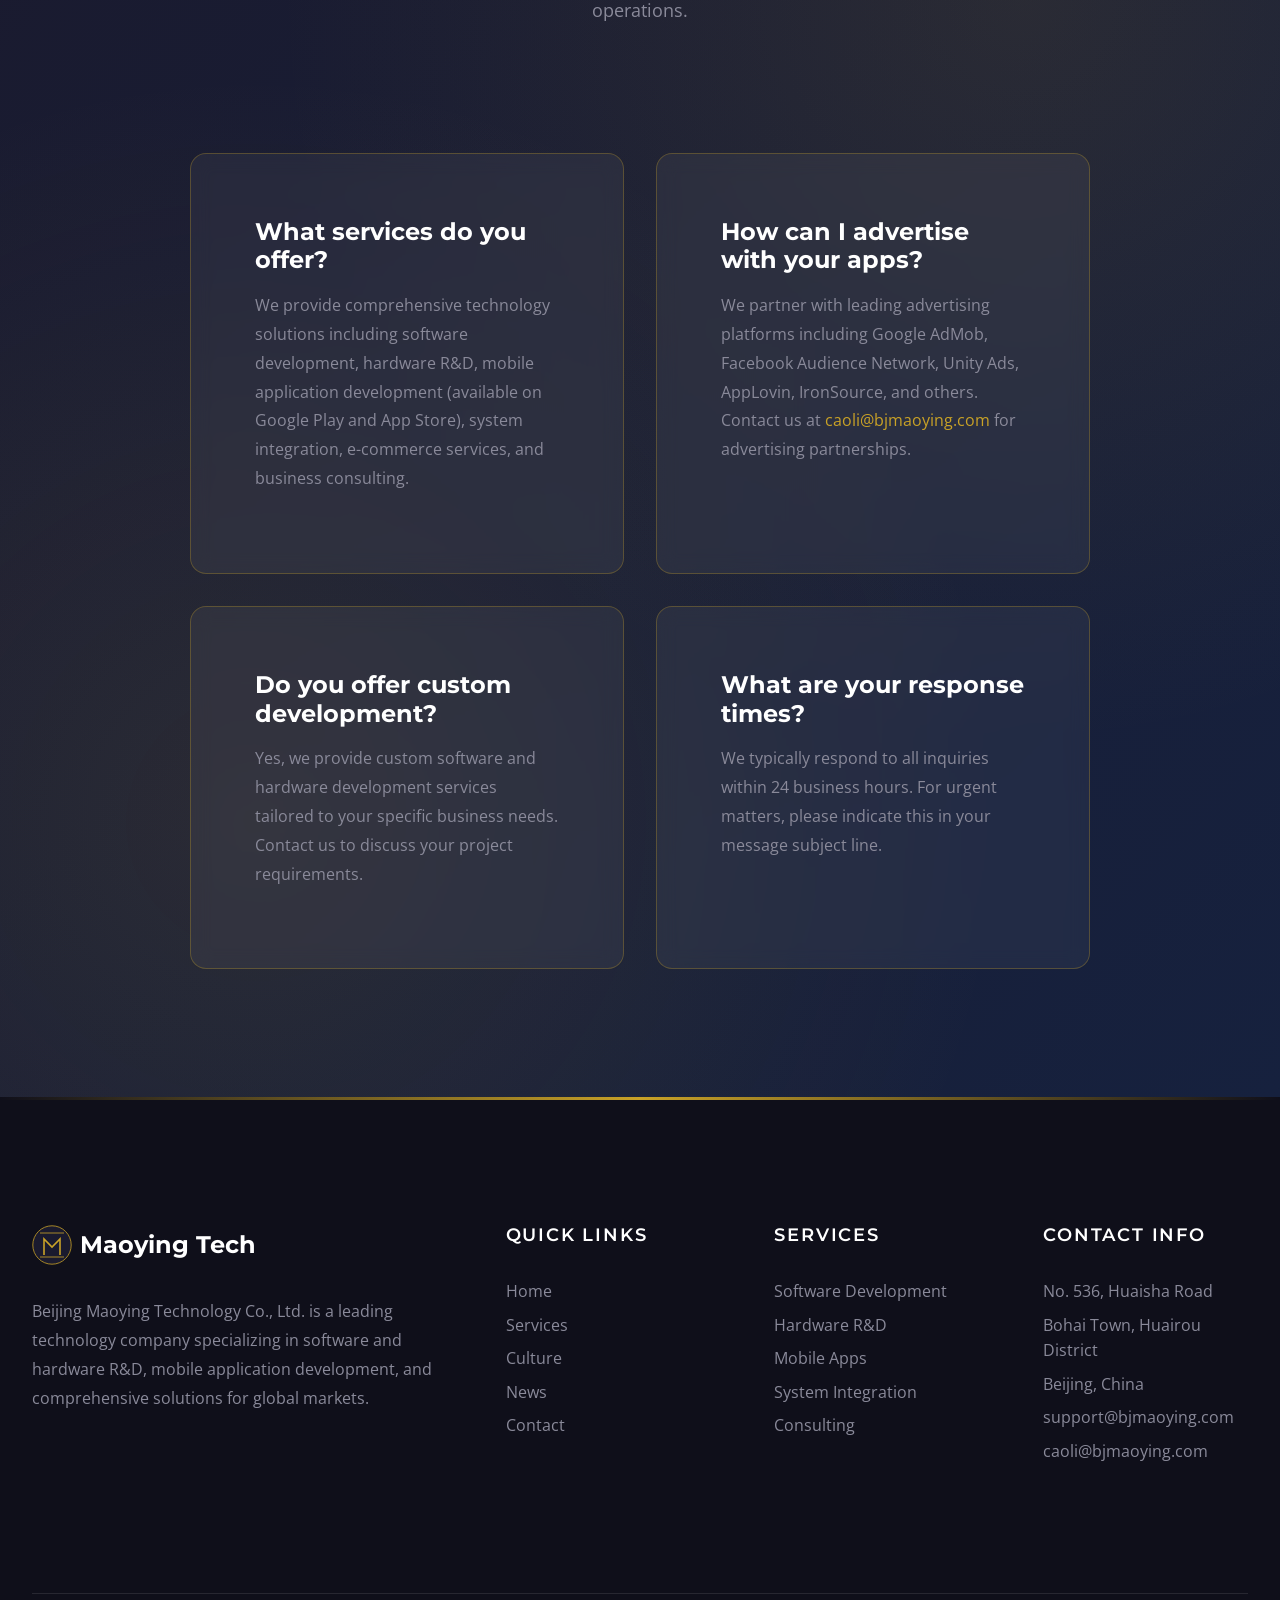
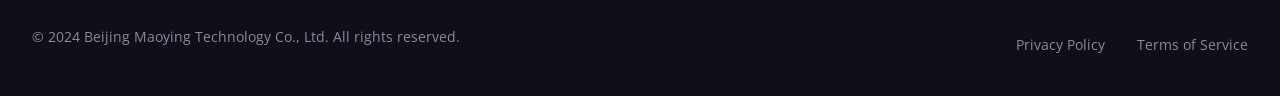
<file: contact.html>
<!DOCTYPE html>
<html lang="en">
<head>
    <meta charset="UTF-8">
    <meta name="viewport" content="width=device-width, initial-scale=1.0">
    <meta http-equiv="X-UA-Compatible" content="IE=edge">
    
    <!-- SEO Meta Tags -->
    <title>Contact Us | Beijing Maoying Technology Co., Ltd.</title>
    <meta name="description" content="Contact Beijing Maoying Technology Co., Ltd. for inquiries about our technology services, mobile applications, partnerships, and business solutions. Reach us via email or visit our office.">
    <meta name="keywords" content="contact Beijing Maoying Technology, tech company contact, mobile app inquiry, business partnership, customer support, support@bjmaoying.com">
    <meta name="author" content="Beijing Maoying Technology Co., Ltd.">
    <meta name="robots" content="index, follow">
    
    <!-- Open Graph -->
    <meta property="og:type" content="website">
    <meta property="og:url" content="https://bjmaoying.com/contact.html">
    <meta property="og:title" content="Contact Us | Beijing Maoying Technology Co., Ltd.">
    <meta property="og:description" content="Get in touch with Beijing Maoying Technology for inquiries about our services and solutions.">
    
    <!-- Canonical -->
    <link rel="canonical" href="https://bjmaoying.com/contact.html">
    
    <!-- Favicon -->
    <link rel="icon" type="image/svg+xml" href="data:image/svg+xml,<svg xmlns='http://www.w3.org/2000/svg' viewBox='0 0 100 100'><circle cx='50' cy='50' r='48' stroke='%23c9a227' stroke-width='2' fill='%231a1a2e'/><path d='M30 75 L30 35 L50 55 L70 35 L70 75' stroke='%23c9a227' stroke-width='4' fill='none'/></svg>">
    
    <!-- Google Fonts -->
    <link rel="preconnect" href="https://fonts.googleapis.com">
    <link rel="preconnect" href="https://fonts.gstatic.com" crossorigin>
    <link href="https://fonts.googleapis.com/css2?family=Montserrat:wght@400;500;600;700;800&family=Open+Sans:wght@300;400;500;600;700&display=swap" rel="stylesheet">
    
    <!-- Stylesheet -->
    <link rel="stylesheet" href="css/style.css">
</head>
<body>
    <!-- Loading Screen -->
    <div class="loader">
        <div class="loader-content">
            <svg class="loader-logo" viewBox="0 0 100 100" fill="none">
                <circle cx="50" cy="50" r="48" stroke="#c9a227" stroke-width="2" fill="#1a1a2e"/>
                <path d="M30 75 L30 35 L50 55 L70 35 L70 75" stroke="#c9a227" stroke-width="4" fill="none"/>
            </svg>
            <div class="loader-bar">
                <div class="loader-progress"></div>
            </div>
        </div>
    </div>

    <!-- Navigation -->
    <nav class="navbar">
        <div class="navbar-container">
            <a href="index.html" class="logo">
                <svg viewBox="0 0 100 100" fill="none">
                    <circle cx="50" cy="50" r="48" stroke="#c9a227" stroke-width="2" fill="#1a1a2e"/>
                    <path d="M30 75 L30 35 L50 55 L70 35 L70 75" stroke="#c9a227" stroke-width="4" fill="none"/>
                    <line x1="20" y1="80" x2="80" y2="80" stroke="#c9a227" stroke-width="2"/>
                    <line x1="20" y1="20" x2="80" y2="20" stroke="#c9a227" stroke-width="2"/>
                </svg>
                <span>Maoying Tech</span>
            </a>
            
            <ul class="nav-menu">
                <li><a href="index.html" class="nav-link">Home</a></li>
                <li><a href="services.html" class="nav-link">Services</a></li>
                <li><a href="culture.html" class="nav-link">Culture</a></li>
                <li><a href="news.html" class="nav-link">News</a></li>
                <li><a href="contact.html" class="nav-link active">Contact</a></li>
            </ul>
            
            <div class="menu-toggle">
                <span></span>
                <span></span>
                <span></span>
            </div>
        </div>
    </nav>

    <!-- Main Content -->
    <main>
        <!-- Page Header -->
        <section class="page-header">
            <div class="page-header-content">
                <h1 class="page-title">Contact Us</h1>
                <p class="page-subtitle">We'd love to hear from you. Reach out to us for inquiries, partnerships, or any questions about our services.</p>
                <nav class="breadcrumb" aria-label="Breadcrumb">
                    <a href="index.html">Home</a>
                    <span>/</span>
                    <span>Contact</span>
                </nav>
            </div>
        </section>

        <!-- Contact Info Section -->
        <section class="section section-pattern">
            <div class="container">
                <div class="contact-wrapper">
                    <div class="contact-info animate-left">
                        <h2 class="section-title">Get In Touch</h2>
                        <p>
                            Whether you're interested in our technology solutions, want to discuss a partnership, or have questions about our mobile applications, we're here to help. Don't hesitate to reach out—we typically respond within 24 hours.
                        </p>
                        
                        <div class="contact-item">
                            <div class="contact-icon">
                                <svg viewBox="0 0 24 24" fill="none" stroke="currentColor" stroke-width="2">
                                    <path d="M21 10c0 7-9 13-9 13s-9-6-9-13a9 9 0 0 1 18 0z"></path>
                                    <circle cx="12" cy="10" r="3"></circle>
                                </svg>
                            </div>
                            <div>
                                <h4>Office Address</h4>
                                <p>No. 536, Huaisha Road<br>Bohai Town, Huairou District<br>Beijing, China</p>
                            </div>
                        </div>

                        <div class="contact-item">
                            <div class="contact-icon">
                                <svg viewBox="0 0 24 24" fill="none" stroke="currentColor" stroke-width="2">
                                    <path d="M4 4h16c1.1 0 2 .9 2 2v12c0 1.1-.9 2-2 2H4c-1.1 0-2-.9-2-2V6c0-1.1.9-2 2-2z"></path>
                                    <polyline points="22,6 12,13 2,6"></polyline>
                                </svg>
                            </div>
                            <div>
                                <h4>Email Addresses</h4>
                                <p>
                                    <strong>General Inquiries:</strong><br>
                                    <a href="mailto:support@bjmaoying.com">support@bjmaoying.com</a><br><br>
                                    <strong>Business Development (Key Accounts):</strong><br>
                                    <a href="mailto:caoli@bjmaoying.com">caoli@bjmaoying.com</a>
                                </p>
                            </div>
                        </div>

                        <div class="contact-item">
                            <div class="contact-icon">
                                <svg viewBox="0 0 24 24" fill="none" stroke="currentColor" stroke-width="2">
                                    <circle cx="12" cy="12" r="10"></circle>
                                    <polyline points="12 6 12 12 16 14"></polyline>
                                </svg>
                            </div>
                            <div>
                                <h4>Business Hours</h4>
                                <p>
                                    Monday - Friday: 9:00 AM - 6:00 PM (GMT+8)<br>
                                    Saturday - Sunday: Closed
                                </p>
                            </div>
                        </div>

                        <div class="contact-item">
                            <div class="contact-icon">
                                <svg viewBox="0 0 24 24" fill="none" stroke="currentColor" stroke-width="2">
                                    <rect x="5" y="2" width="14" height="20" rx="2" ry="2"></rect>
                                    <line x1="12" y1="18" x2="12.01" y2="18"></line>
                                </svg>
                            </div>
                            <div>
                                <h4>Mobile Applications</h4>
                                <p>
                                    Our apps are available on:<br>
                                    <a href="#" target="_blank">Google Play</a> | <a href="#" target="_blank">App Store</a>
                                </p>
                            </div>
                        </div>

                        <div class="contact-item">
                            <div class="contact-icon">
                                <svg viewBox="0 0 24 24" fill="none" stroke="currentColor" stroke-width="2">
                                    <circle cx="12" cy="12" r="10"></circle>
                                    <line x1="2" y1="12" x2="22" y2="12"></line>
                                    <path d="M12 2a15.3 15.3 0 0 1 4 10 15.3 15.3 0 0 1-4 10 15.3 15.3 0 0 1-4-10 15.3 15.3 0 0 1 4-10z"></path>
                                </svg>
                            </div>
                            <div>
                                <h4>Website</h4>
                                <p><a href="https://bjmaoying.com" target="_blank">bjmaoying.com</a></p>
                            </div>
                        </div>
                    </div>

                    <div class="contact-form animate-right">
                        <h3>Send Us a Message</h3>
                        <p>Fill out the form below and we'll get back to you as soon as possible.</p>
                        
                        <form id="contactForm" action="#" method="post">
                            <div class="form-group">
                                <label for="name" class="form-label">Full Name *</label>
                                <input type="text" id="name" name="name" class="form-input" placeholder="Enter your full name" required>
                            </div>

                            <div class="form-group">
                                <label for="email" class="form-label">Email Address *</label>
                                <input type="email" id="email" name="email" class="form-input" placeholder="Enter your email address" required>
                            </div>

                            <div class="form-group">
                                <label for="phone" class="form-label">Phone Number</label>
                                <input type="tel" id="phone" name="phone" class="form-input" placeholder="Enter your phone number (optional)">
                            </div>

                            <div class="form-group">
                                <label for="subject" class="form-label">Subject *</label>
                                <select id="subject" name="subject" class="form-select" required>
                                    <option value="">Select a subject</option>
                                    <option value="general">General Inquiry</option>
                                    <option value="services">Services Information</option>
                                    <option value="partnership">Partnership Opportunities</option>
                                    <option value="support">Technical Support</option>
                                    <option value="mobile">Mobile App Inquiry</option>
                                    <option value="advertising">Advertising/Monetization</option>
                                    <option value="other">Other</option>
                                </select>
                            </div>

                            <div class="form-group">
                                <label for="company" class="form-label">Company/Organization</label>
                                <input type="text" id="company" name="company" class="form-input" placeholder="Enter your company name (optional)">
                            </div>

                            <div class="form-group">
                                <label for="message" class="form-label">Message *</label>
                                <textarea id="message" name="message" class="form-textarea" placeholder="How can we help you?" required></textarea>
                            </div>

                            <div class="form-group">
                                <label style="display: flex; align-items: flex-start; gap: 0.5rem; cursor: pointer;">
                                    <input type="checkbox" name="privacy" required style="margin-top: 4px;">
                                    <span style="font-size: 0.875rem; color: var(--text-gray);">
                                        I have read and agree to the <a href="privacy.html" target="_blank">Privacy Policy</a> and <a href="terms.html" target="_blank">Terms of Service</a> *
                                    </span>
                                </label>
                            </div>

                            <button type="submit" class="btn btn-primary" style="width: 100%;">
                                Send Message
                                <svg viewBox="0 0 24 24" fill="none" stroke="currentColor" stroke-width="2">
                                    <line x1="22" y1="2" x2="11" y2="13"></line>
                                    <polygon points="22 2 15 22 11 13 2 9 22 2"></polygon>
                                </svg>
                            </button>
                        </form>
                    </div>
                </div>
            </div>
        </section>

        <!-- Map Section -->
        <section class="section section-dark">
            <div class="container">
                <div class="section-header animate-on-scroll">
                    <span class="section-subtitle">Find Us</span>
                    <h2 class="section-title">Our Location</h2>
                    <p class="section-description">
                        Visit our office in Beijing's Huairou District, a rapidly developing area known for its technology and innovation ecosystem.
                    </p>
                </div>
                
                <div class="animate-on-scroll" style="background: var(--card-bg); border: 1px solid var(--card-border); border-radius: var(--radius-lg); padding: 4rem; text-align: center;">
                    <div style="max-width: 800px; margin: 0 auto;">
                        <svg viewBox="0 0 24 24" fill="none" stroke="currentColor" stroke-width="1" style="width: 80px; height: 80px; stroke: var(--accent-color); margin-bottom: 2rem;">
                            <path d="M21 10c0 7-9 13-9 13s-9-6-9-13a9 9 0 0 1 18 0z"></path>
                            <circle cx="12" cy="10" r="3"></circle>
                        </svg>
                        <h3 style="color: var(--text-light); margin-bottom: 1rem;">Beijing Maoying Technology Co., Ltd.</h3>
                        <p style="font-size: 1.125rem; margin-bottom: 1rem;">
                            No. 536, Huaisha Road, Bohai Town<br>
                            Huairou District, Beijing, China
                        </p>
                        <p style="color: var(--text-gray);">
                            Located in Huairou District, our office benefits from excellent transportation connections and is part of Beijing's emerging technology hub.
                        </p>
                    </div>
                </div>
            </div>
        </section>

        <!-- FAQ Section -->
        <section class="section section-pattern">
            <div class="container">
                <div class="section-header animate-on-scroll">
                    <span class="section-subtitle">Common Questions</span>
                    <h2 class="section-title">Frequently Asked Questions</h2>
                    <p class="section-description">
                        Find quick answers to common inquiries about our services and operations.
                    </p>
                </div>
                
                <div class="services-grid" style="max-width: 900px; margin: 0 auto;">
                    <article class="card service-card animate-on-scroll stagger-1">
                        <h3 class="card-title">What services do you offer?</h3>
                        <p class="card-text">
                            We provide comprehensive technology solutions including software development, hardware R&D, mobile application development (available on Google Play and App Store), system integration, e-commerce services, and business consulting.
                        </p>
                    </article>

                    <article class="card service-card animate-on-scroll stagger-2">
                        <h3 class="card-title">How can I advertise with your apps?</h3>
                        <p class="card-text">
                            We partner with leading advertising platforms including Google AdMob, Facebook Audience Network, Unity Ads, AppLovin, IronSource, and others. Contact us at <a href="mailto:caoli@bjmaoying.com">caoli@bjmaoying.com</a> for advertising partnerships.
                        </p>
                    </article>

                    <article class="card service-card animate-on-scroll stagger-3">
                        <h3 class="card-title">Do you offer custom development?</h3>
                        <p class="card-text">
                            Yes, we provide custom software and hardware development services tailored to your specific business needs. Contact us to discuss your project requirements.
                        </p>
                    </article>

                    <article class="card service-card animate-on-scroll stagger-4">
                        <h3 class="card-title">What are your response times?</h3>
                        <p class="card-text">
                            We typically respond to all inquiries within 24 business hours. For urgent matters, please indicate this in your message subject line.
                        </p>
                    </article>
                </div>
            </div>
        </section>
    </main>

    <!-- Footer -->
    <footer class="footer">
        <div class="container">
            <div class="footer-content">
                <div class="footer-brand">
                    <div class="footer-logo">
                        <svg viewBox="0 0 100 100" fill="none">
                            <circle cx="50" cy="50" r="48" stroke="#c9a227" stroke-width="2" fill="#1a1a2e"/>
                            <path d="M30 75 L30 35 L50 55 L70 35 L70 75" stroke="#c9a227" stroke-width="4" fill="none"/>
                            <line x1="20" y1="80" x2="80" y2="80" stroke="#c9a227" stroke-width="2"/>
                            <line x1="20" y1="20" x2="80" y2="20" stroke="#c9a227" stroke-width="2"/>
                        </svg>
                        <span>Maoying Tech</span>
                    </div>
                    <p class="footer-description">
                        Beijing Maoying Technology Co., Ltd. is a leading technology company specializing in software and hardware R&D, mobile application development, and comprehensive solutions for global markets.
                    </p>
                </div>
                
                <div class="footer-section">
                    <h3 class="footer-title">Quick Links</h3>
                    <ul class="footer-links">
                        <li><a href="index.html" class="footer-link">Home</a></li>
                        <li><a href="services.html" class="footer-link">Services</a></li>
                        <li><a href="culture.html" class="footer-link">Culture</a></li>
                        <li><a href="news.html" class="footer-link">News</a></li>
                        <li><a href="contact.html" class="footer-link">Contact</a></li>
                    </ul>
                </div>
                
                <div class="footer-section">
                    <h3 class="footer-title">Services</h3>
                    <ul class="footer-links">
                        <li><a href="services.html" class="footer-link">Software Development</a></li>
                        <li><a href="services.html" class="footer-link">Hardware R&D</a></li>
                        <li><a href="services.html" class="footer-link">Mobile Apps</a></li>
                        <li><a href="services.html" class="footer-link">System Integration</a></li>
                        <li><a href="services.html" class="footer-link">Consulting</a></li>
                    </ul>
                </div>
                
                <div class="footer-section">
                    <h3 class="footer-title">Contact Info</h3>
                    <ul class="footer-links">
                        <li class="footer-link">No. 536, Huaisha Road</li>
                        <li class="footer-link">Bohai Town, Huairou District</li>
                        <li class="footer-link">Beijing, China</li>
                        <li><a href="mailto:support@bjmaoying.com" class="footer-link">support@bjmaoying.com</a></li>
                        <li><a href="mailto:caoli@bjmaoying.com" class="footer-link">caoli@bjmaoying.com</a></li>
                    </ul>
                </div>
            </div>
            
            <div class="footer-bottom">
                <p class="footer-copyright">© 2024 Beijing Maoying Technology Co., Ltd. All rights reserved.</p>
                <div class="footer-legal">
                    <a href="privacy.html">Privacy Policy</a>
                    <a href="terms.html">Terms of Service</a>
                </div>
            </div>
        </div>
    </footer>

    <!-- Back to Top -->
    <button class="back-to-top" aria-label="Back to top">
        <svg viewBox="0 0 24 24" fill="none" stroke="currentColor" stroke-width="2">
            <polyline points="18 15 12 9 6 15"></polyline>
        </svg>
    </button>

    <script src="js/main.js"></script>
</body>
</html>
</file>
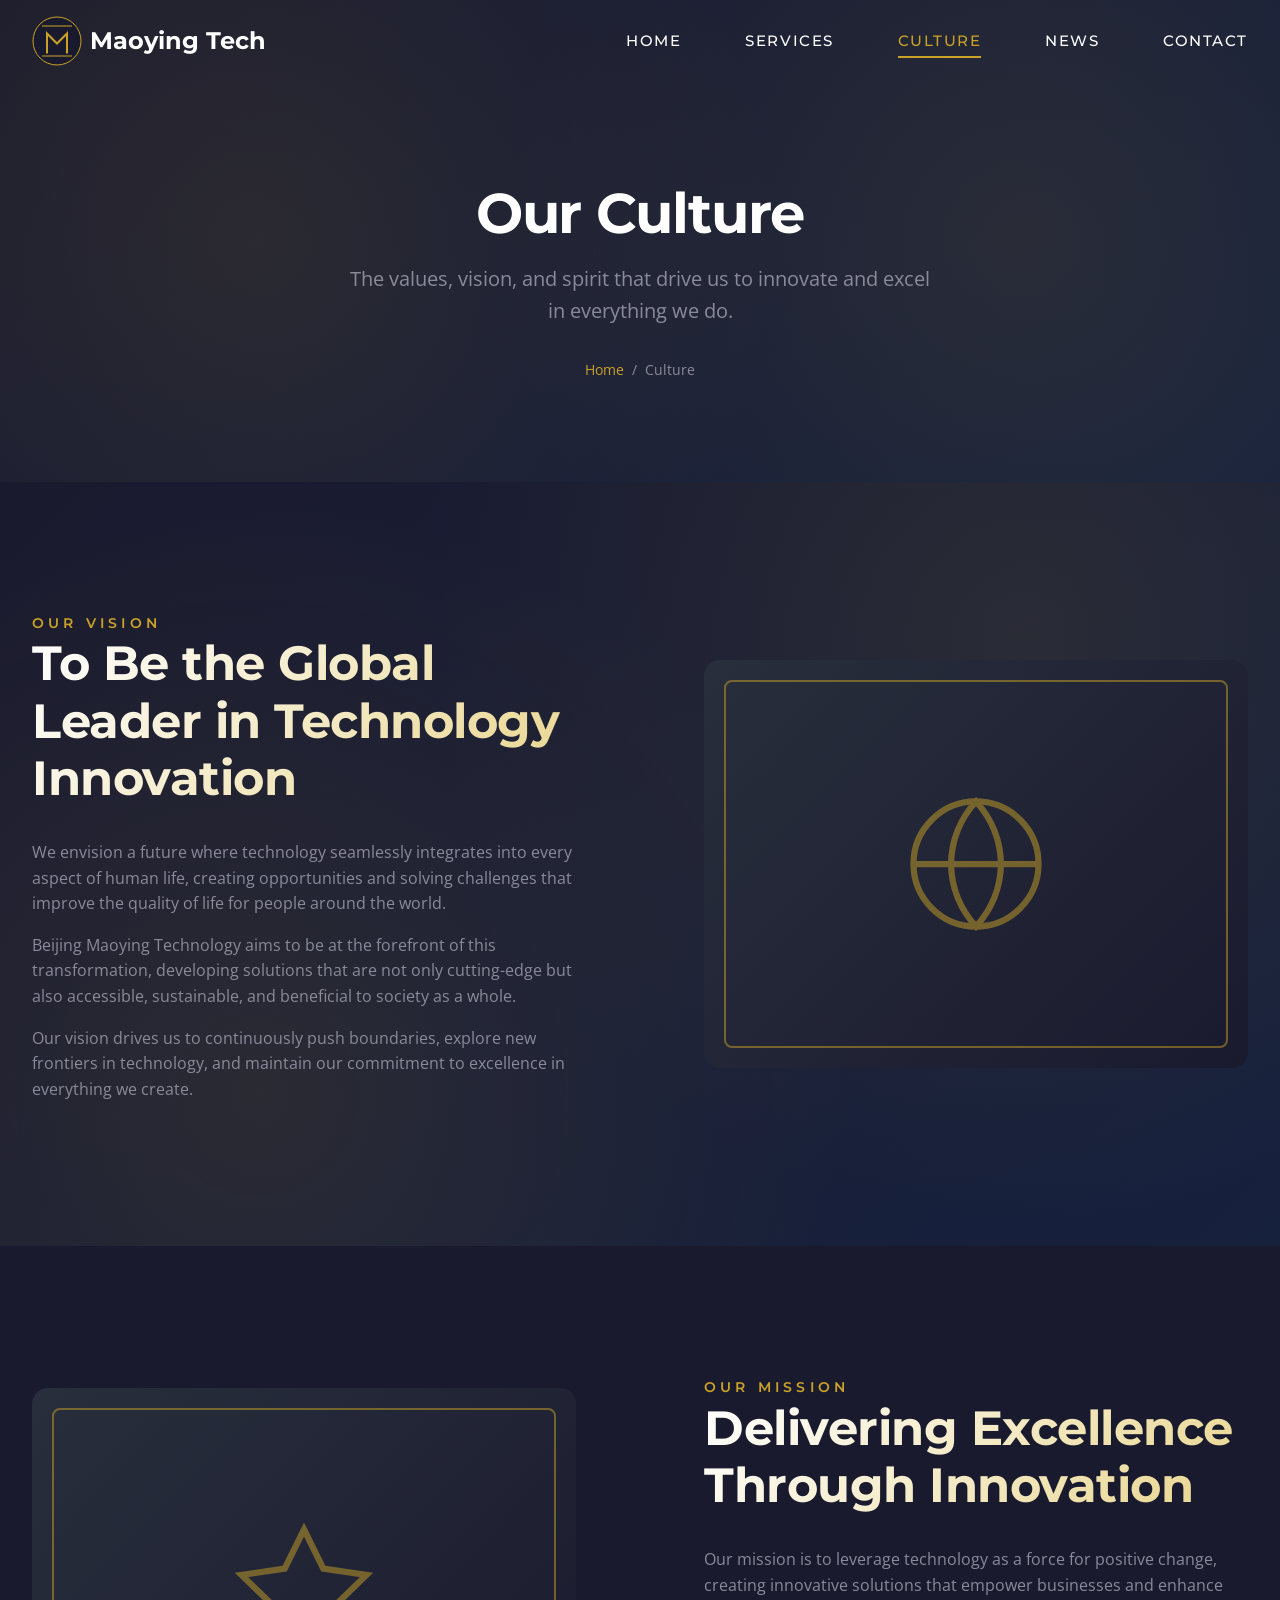
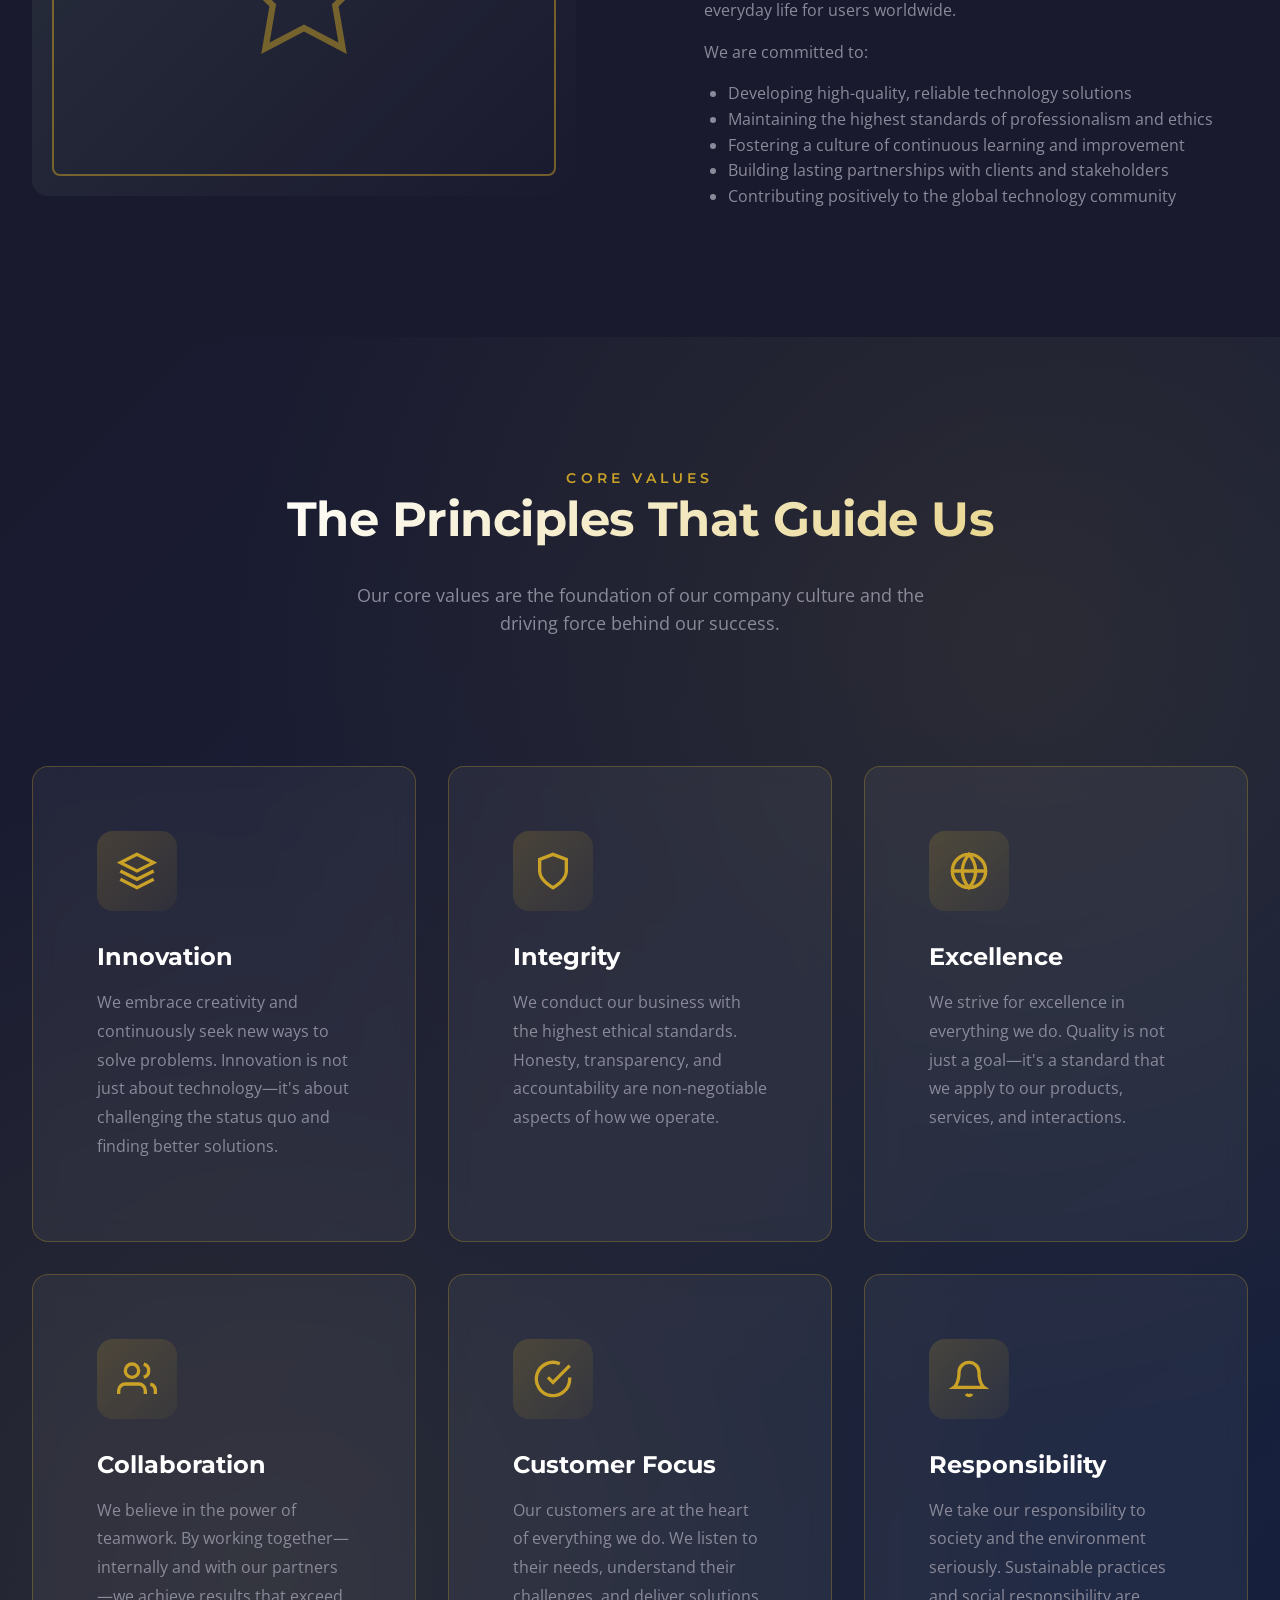
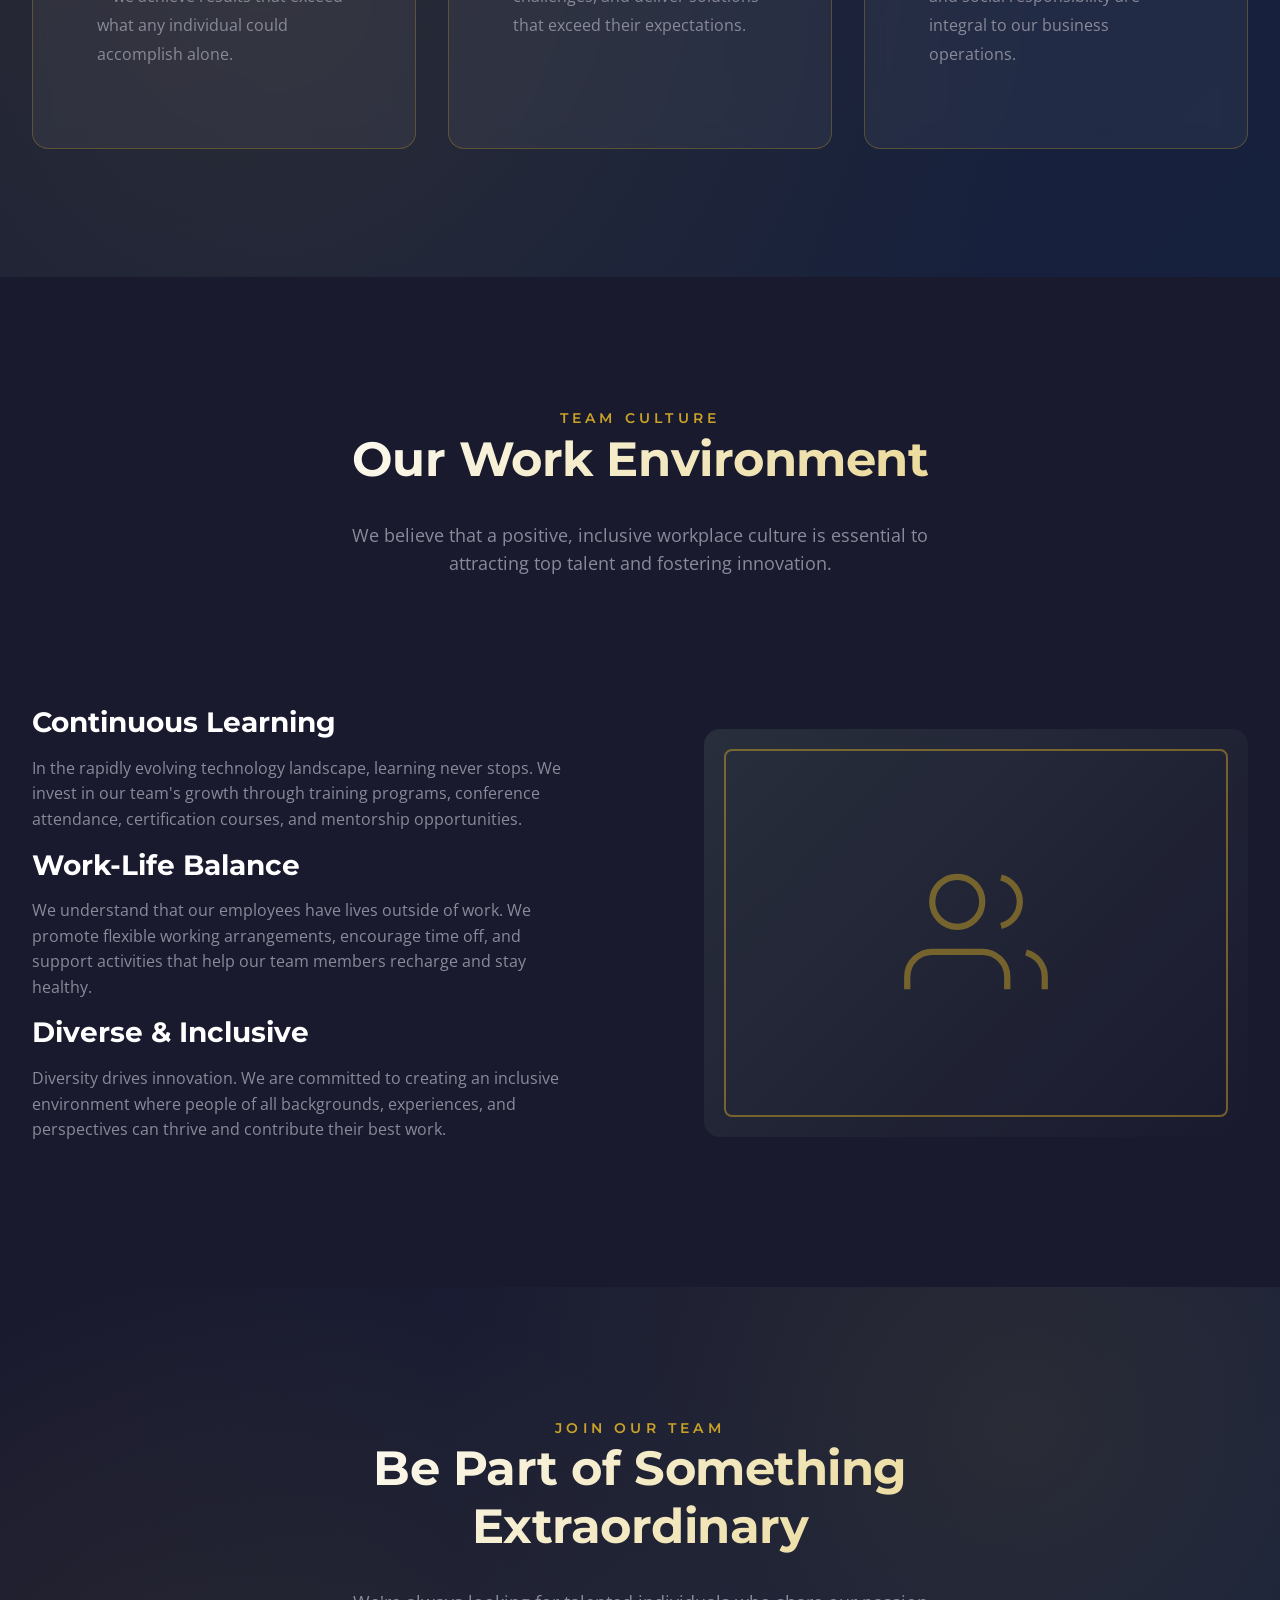
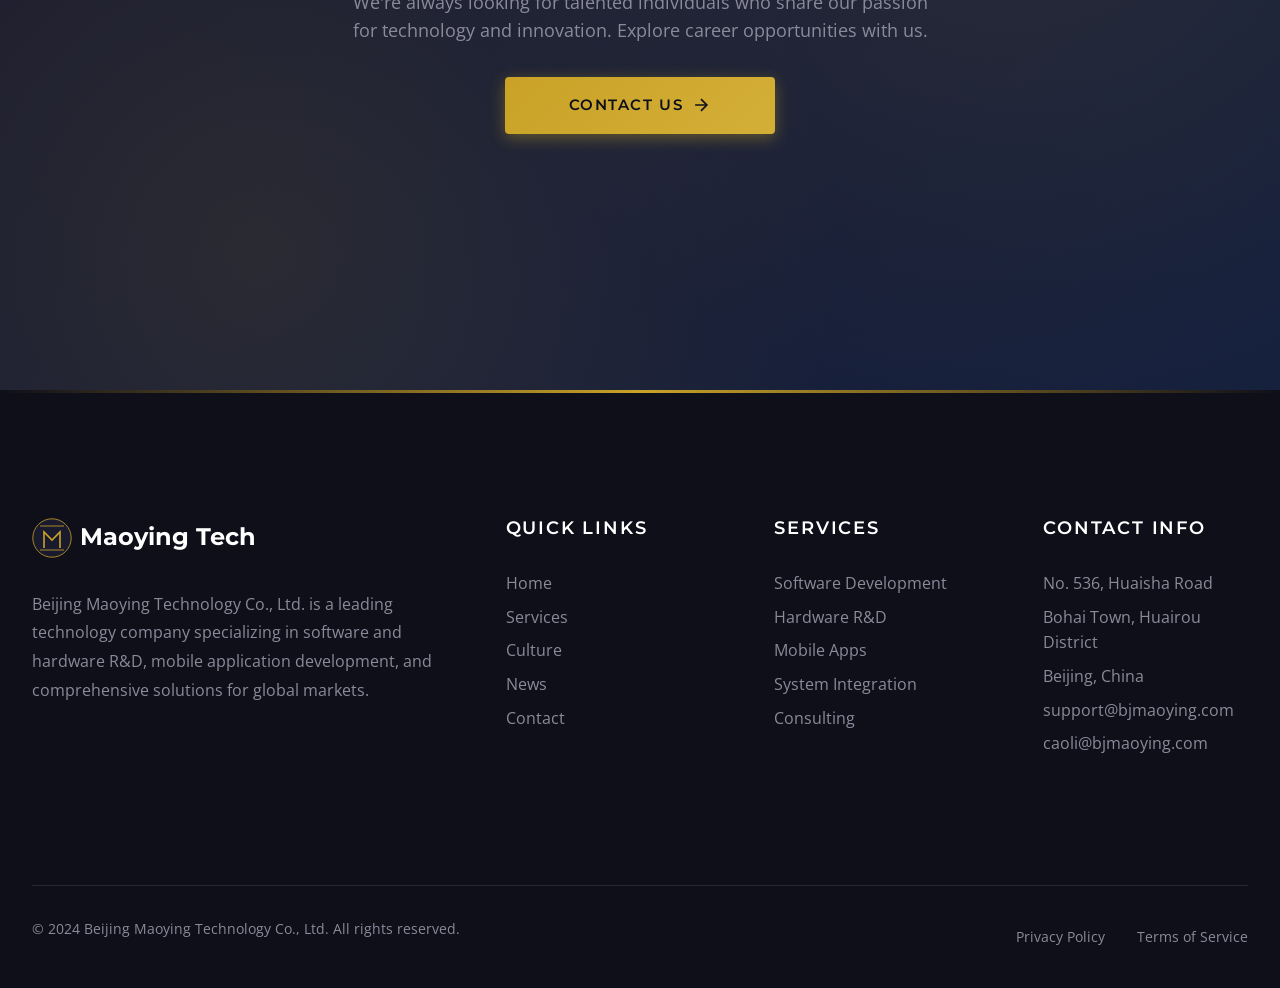
<file: culture.html>
<!DOCTYPE html>
<html lang="en">
<head>
    <meta charset="UTF-8">
    <meta name="viewport" content="width=device-width, initial-scale=1.0">
    <meta http-equiv="X-UA-Compatible" content="IE=edge">
    
    <!-- SEO Meta Tags -->
    <title>Corporate Culture | Beijing Maoying Technology Co., Ltd.</title>
    <meta name="description" content="Discover the corporate culture of Beijing Maoying Technology. Learn about our values, mission, vision, and the team that drives our innovation in technology solutions.">
    <meta name="keywords" content="corporate culture, company values, technology innovation, Beijing tech company, team culture, mission vision">
    <meta name="author" content="Beijing Maoying Technology Co., Ltd.">
    <meta name="robots" content="index, follow">
    
    <!-- Open Graph -->
    <meta property="og:type" content="website">
    <meta property="og:url" content="https://bjmaoying.com/culture.html">
    <meta property="og:title" content="Corporate Culture | Beijing Maoying Technology Co., Ltd.">
    <meta property="og:description" content="Discover our values, mission, and the innovative team that drives Beijing Maoying Technology forward.">
    
    <!-- Canonical -->
    <link rel="canonical" href="https://bjmaoying.com/culture.html">
    
    <!-- Favicon -->
    <link rel="icon" type="image/svg+xml" href="data:image/svg+xml,<svg xmlns='http://www.w3.org/2000/svg' viewBox='0 0 100 100'><circle cx='50' cy='50' r='48' stroke='%23c9a227' stroke-width='2' fill='%231a1a2e'/><path d='M30 75 L30 35 L50 55 L70 35 L70 75' stroke='%23c9a227' stroke-width='4' fill='none'/></svg>">
    
    <!-- Google Fonts -->
    <link rel="preconnect" href="https://fonts.googleapis.com">
    <link rel="preconnect" href="https://fonts.gstatic.com" crossorigin>
    <link href="https://fonts.googleapis.com/css2?family=Montserrat:wght@400;500;600;700;800&family=Open+Sans:wght@300;400;500;600;700&display=swap" rel="stylesheet">
    
    <!-- Stylesheet -->
    <link rel="stylesheet" href="css/style.css">
</head>
<body>
    <!-- Loading Screen -->
    <div class="loader">
        <div class="loader-content">
            <svg class="loader-logo" viewBox="0 0 100 100" fill="none">
                <circle cx="50" cy="50" r="48" stroke="#c9a227" stroke-width="2" fill="#1a1a2e"/>
                <path d="M30 75 L30 35 L50 55 L70 35 L70 75" stroke="#c9a227" stroke-width="4" fill="none"/>
            </svg>
            <div class="loader-bar">
                <div class="loader-progress"></div>
            </div>
        </div>
    </div>

    <!-- Navigation -->
    <nav class="navbar">
        <div class="navbar-container">
            <a href="index.html" class="logo">
                <svg viewBox="0 0 100 100" fill="none">
                    <circle cx="50" cy="50" r="48" stroke="#c9a227" stroke-width="2" fill="#1a1a2e"/>
                    <path d="M30 75 L30 35 L50 55 L70 35 L70 75" stroke="#c9a227" stroke-width="4" fill="none"/>
                    <line x1="20" y1="80" x2="80" y2="80" stroke="#c9a227" stroke-width="2"/>
                    <line x1="20" y1="20" x2="80" y2="20" stroke="#c9a227" stroke-width="2"/>
                </svg>
                <span>Maoying Tech</span>
            </a>
            
            <ul class="nav-menu">
                <li><a href="index.html" class="nav-link">Home</a></li>
                <li><a href="services.html" class="nav-link">Services</a></li>
                <li><a href="culture.html" class="nav-link active">Culture</a></li>
                <li><a href="news.html" class="nav-link">News</a></li>
                <li><a href="contact.html" class="nav-link">Contact</a></li>
            </ul>
            
            <div class="menu-toggle">
                <span></span>
                <span></span>
                <span></span>
            </div>
        </div>
    </nav>

    <!-- Main Content -->
    <main>
        <!-- Page Header -->
        <section class="page-header">
            <div class="page-header-content">
                <h1 class="page-title">Our Culture</h1>
                <p class="page-subtitle">The values, vision, and spirit that drive us to innovate and excel in everything we do.</p>
                <nav class="breadcrumb" aria-label="Breadcrumb">
                    <a href="index.html">Home</a>
                    <span>/</span>
                    <span>Culture</span>
                </nav>
            </div>
        </section>

        <!-- Vision Section -->
        <section class="section section-pattern">
            <div class="container">
                <div class="about-content">
                    <div class="about-text animate-left">
                        <span class="section-subtitle">Our Vision</span>
                        <h2 class="section-title">To Be the Global Leader in Technology Innovation</h2>
                        <p>
                            We envision a future where technology seamlessly integrates into every aspect of human life, creating opportunities and solving challenges that improve the quality of life for people around the world.
                        </p>
                        <p>
                            Beijing Maoying Technology aims to be at the forefront of this transformation, developing solutions that are not only cutting-edge but also accessible, sustainable, and beneficial to society as a whole.
                        </p>
                        <p>
                            Our vision drives us to continuously push boundaries, explore new frontiers in technology, and maintain our commitment to excellence in everything we create.
                        </p>
                    </div>
                    <div class="about-image animate-right">
                        <div class="about-image-frame">
                            <div class="about-image-content">
                                <svg viewBox="0 0 24 24" fill="none" stroke="currentColor" stroke-width="1">
                                    <circle cx="12" cy="12" r="10"></circle>
                                    <line x1="2" y1="12" x2="22" y2="12"></line>
                                    <path d="M12 2a15.3 15.3 0 0 1 4 10 15.3 15.3 0 0 1-4 10 15.3 15.3 0 0 1-4-10 15.3 15.3 0 0 1 4-10z"></path>
                                </svg>
                            </div>
                        </div>
                    </div>
                </div>
            </div>
        </section>

        <!-- Mission Section -->
        <section class="section section-dark">
            <div class="container">
                <div class="about-content">
                    <div class="about-image animate-left">
                        <div class="about-image-frame">
                            <div class="about-image-content">
                                <svg viewBox="0 0 24 24" fill="none" stroke="currentColor" stroke-width="1">
                                    <polygon points="12 2 15.09 8.26 22 9.27 17 14.14 18.18 21.02 12 17.77 5.82 21.02 7 14.14 2 9.27 8.91 8.26 12 2"></polygon>
                                </svg>
                            </div>
                        </div>
                    </div>
                    <div class="about-text animate-right">
                        <span class="section-subtitle">Our Mission</span>
                        <h2 class="section-title">Delivering Excellence Through Innovation</h2>
                        <p>
                            Our mission is to leverage technology as a force for positive change, creating innovative solutions that empower businesses and enhance everyday life for users worldwide.
                        </p>
                        <p>
                            We are committed to:
                        </p>
                        <ul style="list-style: disc; padding-left: 1.5rem; color: var(--text-gray);">
                            <li>Developing high-quality, reliable technology solutions</li>
                            <li>Maintaining the highest standards of professionalism and ethics</li>
                            <li>Fostering a culture of continuous learning and improvement</li>
                            <li>Building lasting partnerships with clients and stakeholders</li>
                            <li>Contributing positively to the global technology community</li>
                        </ul>
                    </div>
                </div>
            </div>
        </section>

        <!-- Core Values Section -->
        <section class="section section-pattern">
            <div class="container">
                <div class="section-header animate-on-scroll">
                    <span class="section-subtitle">Core Values</span>
                    <h2 class="section-title">The Principles That Guide Us</h2>
                    <p class="section-description">
                        Our core values are the foundation of our company culture and the driving force behind our success.
                    </p>
                </div>
                
                <div class="services-grid">
                    <article class="card service-card animate-on-scroll stagger-1">
                        <div class="card-icon">
                            <svg viewBox="0 0 24 24" fill="none" stroke="currentColor" stroke-width="2">
                                <path d="M12 2L2 7l10 5 10-5-10-5z"></path>
                                <path d="M2 17l10 5 10-5"></path>
                                <path d="M2 12l10 5 10-5"></path>
                            </svg>
                        </div>
                        <h3 class="card-title">Innovation</h3>
                        <p class="card-text">
                            We embrace creativity and continuously seek new ways to solve problems. Innovation is not just about technology—it's about challenging the status quo and finding better solutions.
                        </p>
                    </article>

                    <article class="card service-card animate-on-scroll stagger-2">
                        <div class="card-icon">
                            <svg viewBox="0 0 24 24" fill="none" stroke="currentColor" stroke-width="2">
                                <path d="M12 22s8-4 8-10V5l-8-3-8 3v7c0 6 8 10 8 10z"></path>
                            </svg>
                        </div>
                        <h3 class="card-title">Integrity</h3>
                        <p class="card-text">
                            We conduct our business with the highest ethical standards. Honesty, transparency, and accountability are non-negotiable aspects of how we operate.
                        </p>
                    </article>

                    <article class="card service-card animate-on-scroll stagger-3">
                        <div class="card-icon">
                            <svg viewBox="0 0 24 24" fill="none" stroke="currentColor" stroke-width="2">
                                <circle cx="12" cy="12" r="10"></circle>
                                <line x1="2" y1="12" x2="22" y2="12"></line>
                                <path d="M12 2a15.3 15.3 0 0 1 4 10 15.3 15.3 0 0 1-4 10 15.3 15.3 0 0 1-4-10 15.3 15.3 0 0 1 4-10z"></path>
                            </svg>
                        </div>
                        <h3 class="card-title">Excellence</h3>
                        <p class="card-text">
                            We strive for excellence in everything we do. Quality is not just a goal—it's a standard that we apply to our products, services, and interactions.
                        </p>
                    </article>

                    <article class="card service-card animate-on-scroll stagger-4">
                        <div class="card-icon">
                            <svg viewBox="0 0 24 24" fill="none" stroke="currentColor" stroke-width="2">
                                <path d="M17 21v-2a4 4 0 0 0-4-4H5a4 4 0 0 0-4 4v2"></path>
                                <circle cx="9" cy="7" r="4"></circle>
                                <path d="M23 21v-2a4 4 0 0 0-3-3.87"></path>
                                <path d="M16 3.13a4 4 0 0 1 0 7.75"></path>
                            </svg>
                        </div>
                        <h3 class="card-title">Collaboration</h3>
                        <p class="card-text">
                            We believe in the power of teamwork. By working together—internally and with our partners—we achieve results that exceed what any individual could accomplish alone.
                        </p>
                    </article>

                    <article class="card service-card animate-on-scroll stagger-5">
                        <div class="card-icon">
                            <svg viewBox="0 0 24 24" fill="none" stroke="currentColor" stroke-width="2">
                                <path d="M22 11.08V12a10 10 0 1 1-5.93-9.14"></path>
                                <polyline points="22 4 12 14.01 9 11.01"></polyline>
                            </svg>
                        </div>
                        <h3 class="card-title">Customer Focus</h3>
                        <p class="card-text">
                            Our customers are at the heart of everything we do. We listen to their needs, understand their challenges, and deliver solutions that exceed their expectations.
                        </p>
                    </article>

                    <article class="card service-card animate-on-scroll stagger-6">
                        <div class="card-icon">
                            <svg viewBox="0 0 24 24" fill="none" stroke="currentColor" stroke-width="2">
                                <path d="M18 8A6 6 0 0 0 6 8c0 7-3 9-3 9h18s-3-2-3-9"></path>
                                <path d="M13.73 21a2 2 0 0 1-3.46 0"></path>
                            </svg>
                        </div>
                        <h3 class="card-title">Responsibility</h3>
                        <p class="card-text">
                            We take our responsibility to society and the environment seriously. Sustainable practices and social responsibility are integral to our business operations.
                        </p>
                    </article>
                </div>
            </div>
        </section>

        <!-- Team Culture Section -->
        <section class="section section-dark">
            <div class="container">
                <div class="section-header animate-on-scroll">
                    <span class="section-subtitle">Team Culture</span>
                    <h2 class="section-title">Our Work Environment</h2>
                    <p class="section-description">
                        We believe that a positive, inclusive workplace culture is essential to attracting top talent and fostering innovation.
                    </p>
                </div>
                
                <div class="about-content" style="margin-top: 4rem;">
                    <div class="about-text animate-left">
                        <h3>Continuous Learning</h3>
                        <p>
                            In the rapidly evolving technology landscape, learning never stops. We invest in our team's growth through training programs, conference attendance, certification courses, and mentorship opportunities.
                        </p>
                        
                        <h3>Work-Life Balance</h3>
                        <p>
                            We understand that our employees have lives outside of work. We promote flexible working arrangements, encourage time off, and support activities that help our team members recharge and stay healthy.
                        </p>
                        
                        <h3>Diverse & Inclusive</h3>
                        <p>
                            Diversity drives innovation. We are committed to creating an inclusive environment where people of all backgrounds, experiences, and perspectives can thrive and contribute their best work.
                        </p>
                    </div>
                    <div class="about-image animate-right">
                        <div class="about-image-frame">
                            <div class="about-image-content">
                                <svg viewBox="0 0 24 24" fill="none" stroke="currentColor" stroke-width="1">
                                    <path d="M17 21v-2a4 4 0 0 0-4-4H5a4 4 0 0 0-4 4v2"></path>
                                    <circle cx="9" cy="7" r="4"></circle>
                                    <path d="M23 21v-2a4 4 0 0 0-3-3.87"></path>
                                    <path d="M16 3.13a4 4 0 0 1 0 7.75"></path>
                                </svg>
                            </div>
                        </div>
                    </div>
                </div>
            </div>
        </section>

        <!-- CTA Section -->
        <section class="section section-pattern">
            <div class="container">
                <div class="section-header animate-on-scroll">
                    <span class="section-subtitle">Join Our Team</span>
                    <h2 class="section-title">Be Part of Something Extraordinary</h2>
                    <p class="section-description">
                        We're always looking for talented individuals who share our passion for technology and innovation. Explore career opportunities with us.
                    </p>
                    <div style="margin-top: 2rem;">
                        <a href="contact.html" class="btn btn-primary">
                            Contact Us
                            <svg viewBox="0 0 24 24" fill="none" stroke="currentColor" stroke-width="2">
                                <line x1="5" y1="12" x2="19" y2="12"></line>
                                <polyline points="12 5 19 12 12 19"></polyline>
                            </svg>
                        </a>
                    </div>
                </div>
            </div>
        </section>
    </main>

    <!-- Footer -->
    <footer class="footer">
        <div class="container">
            <div class="footer-content">
                <div class="footer-brand">
                    <div class="footer-logo">
                        <svg viewBox="0 0 100 100" fill="none">
                            <circle cx="50" cy="50" r="48" stroke="#c9a227" stroke-width="2" fill="#1a1a2e"/>
                            <path d="M30 75 L30 35 L50 55 L70 35 L70 75" stroke="#c9a227" stroke-width="4" fill="none"/>
                            <line x1="20" y1="80" x2="80" y2="80" stroke="#c9a227" stroke-width="2"/>
                            <line x1="20" y1="20" x2="80" y2="20" stroke="#c9a227" stroke-width="2"/>
                        </svg>
                        <span>Maoying Tech</span>
                    </div>
                    <p class="footer-description">
                        Beijing Maoying Technology Co., Ltd. is a leading technology company specializing in software and hardware R&D, mobile application development, and comprehensive solutions for global markets.
                    </p>
                </div>
                
                <div class="footer-section">
                    <h3 class="footer-title">Quick Links</h3>
                    <ul class="footer-links">
                        <li><a href="index.html" class="footer-link">Home</a></li>
                        <li><a href="services.html" class="footer-link">Services</a></li>
                        <li><a href="culture.html" class="footer-link">Culture</a></li>
                        <li><a href="news.html" class="footer-link">News</a></li>
                        <li><a href="contact.html" class="footer-link">Contact</a></li>
                    </ul>
                </div>
                
                <div class="footer-section">
                    <h3 class="footer-title">Services</h3>
                    <ul class="footer-links">
                        <li><a href="services.html" class="footer-link">Software Development</a></li>
                        <li><a href="services.html" class="footer-link">Hardware R&D</a></li>
                        <li><a href="services.html" class="footer-link">Mobile Apps</a></li>
                        <li><a href="services.html" class="footer-link">System Integration</a></li>
                        <li><a href="services.html" class="footer-link">Consulting</a></li>
                    </ul>
                </div>
                
                <div class="footer-section">
                    <h3 class="footer-title">Contact Info</h3>
                    <ul class="footer-links">
                        <li class="footer-link">No. 536, Huaisha Road</li>
                        <li class="footer-link">Bohai Town, Huairou District</li>
                        <li class="footer-link">Beijing, China</li>
                        <li><a href="mailto:support@bjmaoying.com" class="footer-link">support@bjmaoying.com</a></li>
                        <li><a href="mailto:caoli@bjmaoying.com" class="footer-link">caoli@bjmaoying.com</a></li>
                    </ul>
                </div>
            </div>
            
            <div class="footer-bottom">
                <p class="footer-copyright">© 2024 Beijing Maoying Technology Co., Ltd. All rights reserved.</p>
                <div class="footer-legal">
                    <a href="privacy.html">Privacy Policy</a>
                    <a href="terms.html">Terms of Service</a>
                </div>
            </div>
        </div>
    </footer>

    <!-- Back to Top -->
    <button class="back-to-top" aria-label="Back to top">
        <svg viewBox="0 0 24 24" fill="none" stroke="currentColor" stroke-width="2">
            <polyline points="18 15 12 9 6 15"></polyline>
        </svg>
    </button>

    <script src="js/main.js"></script>
</body>
</html>
</file>
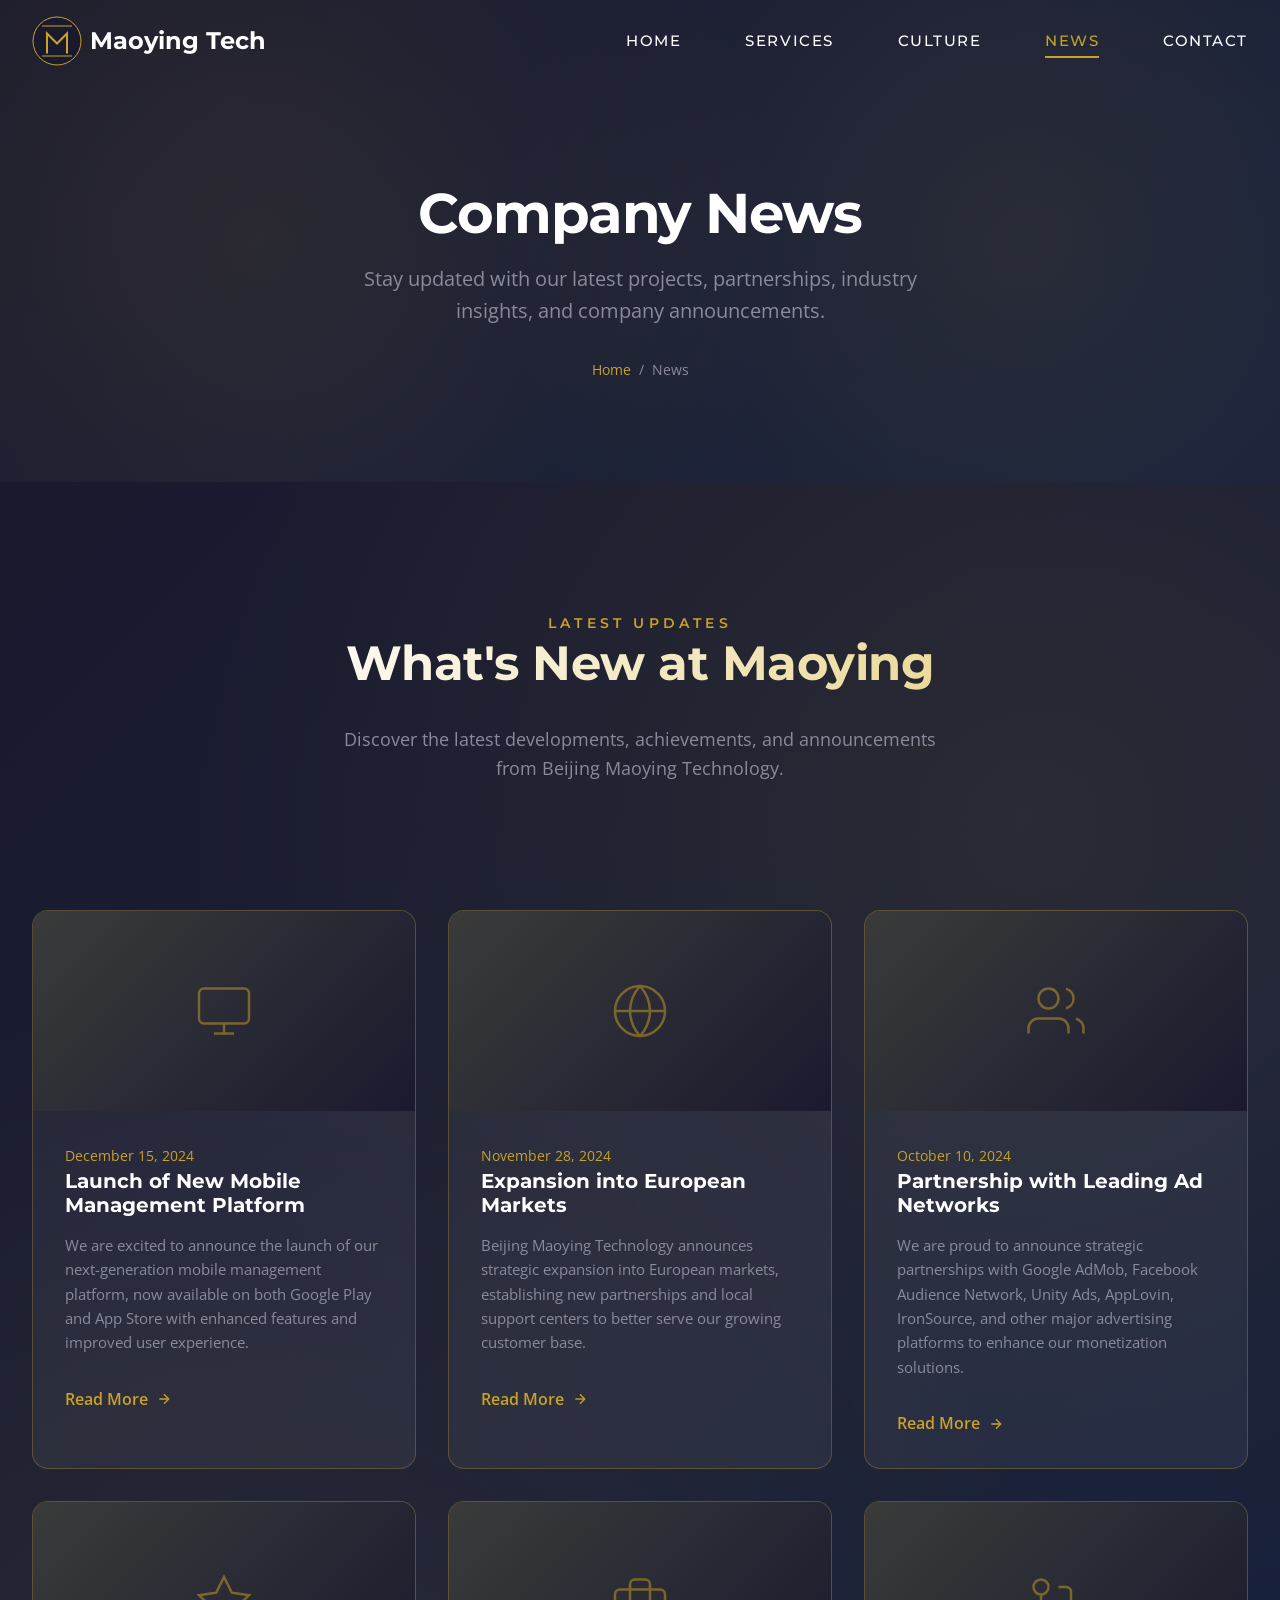
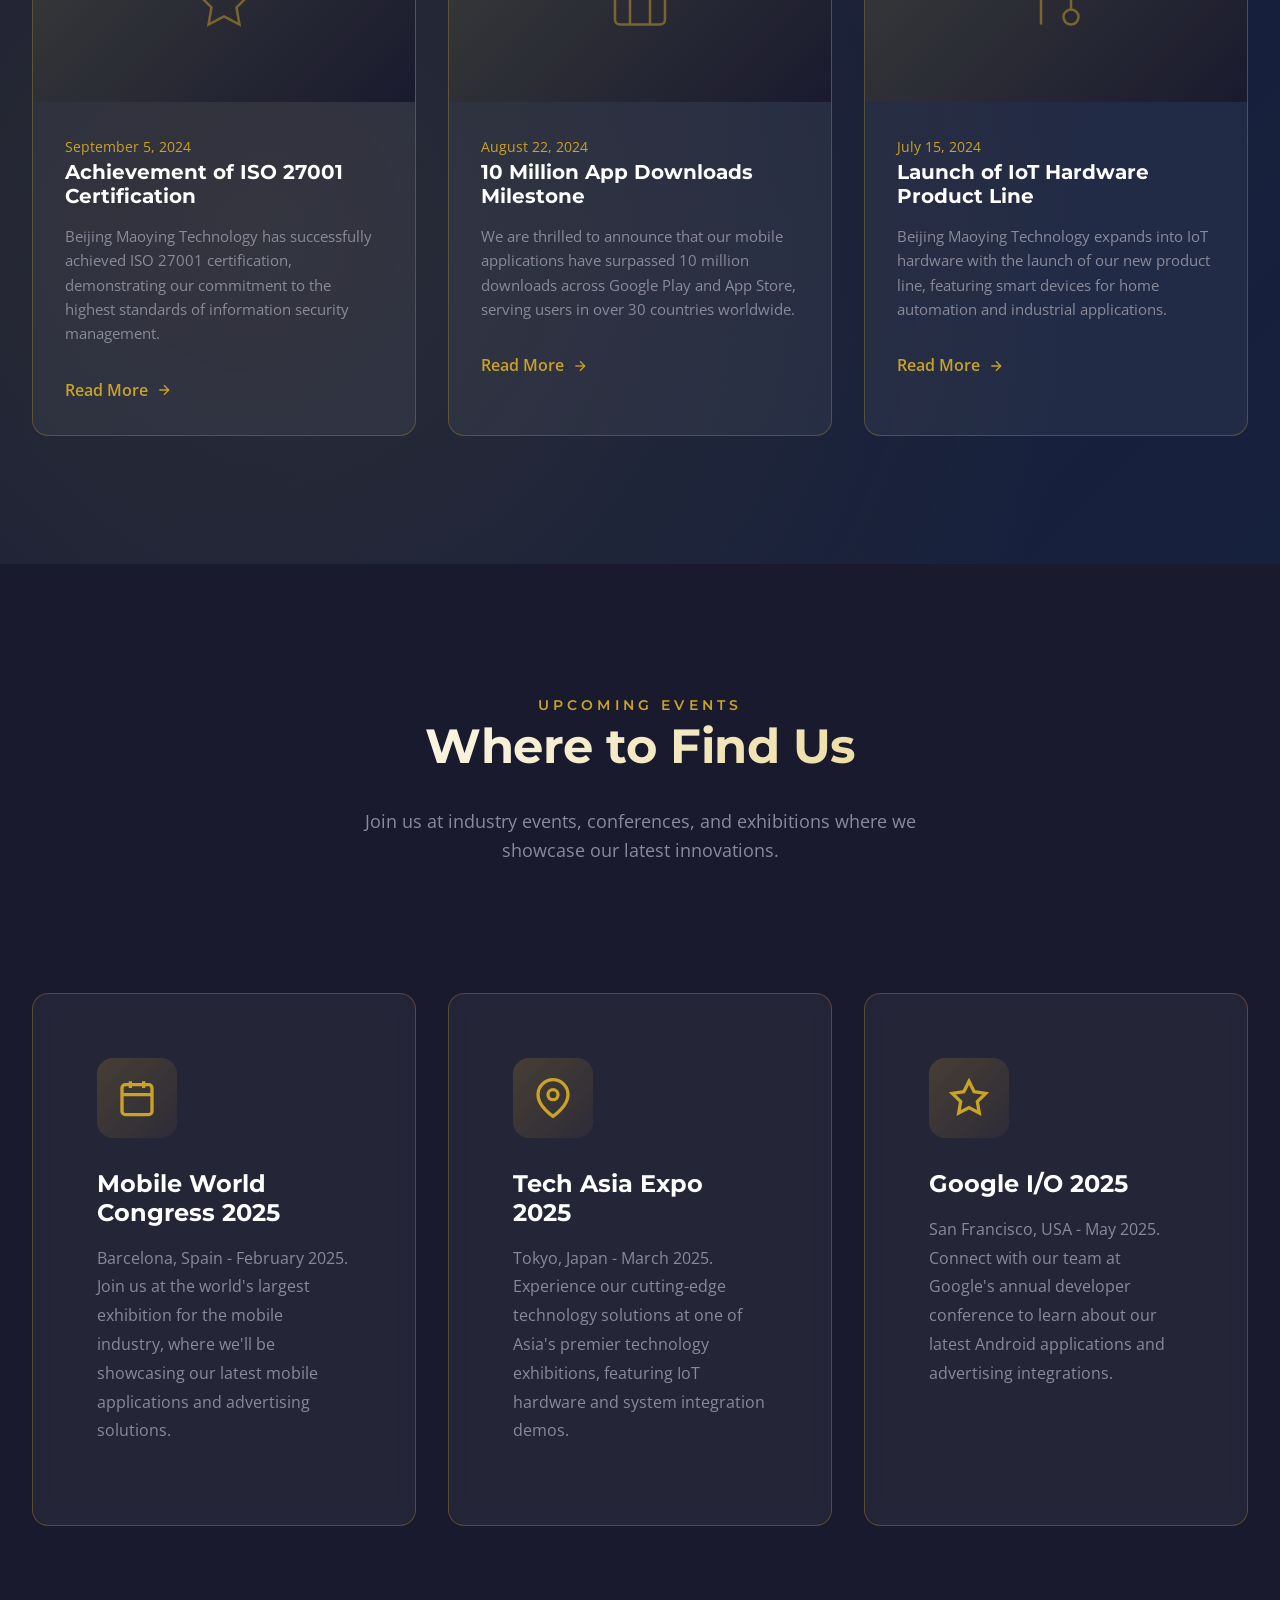
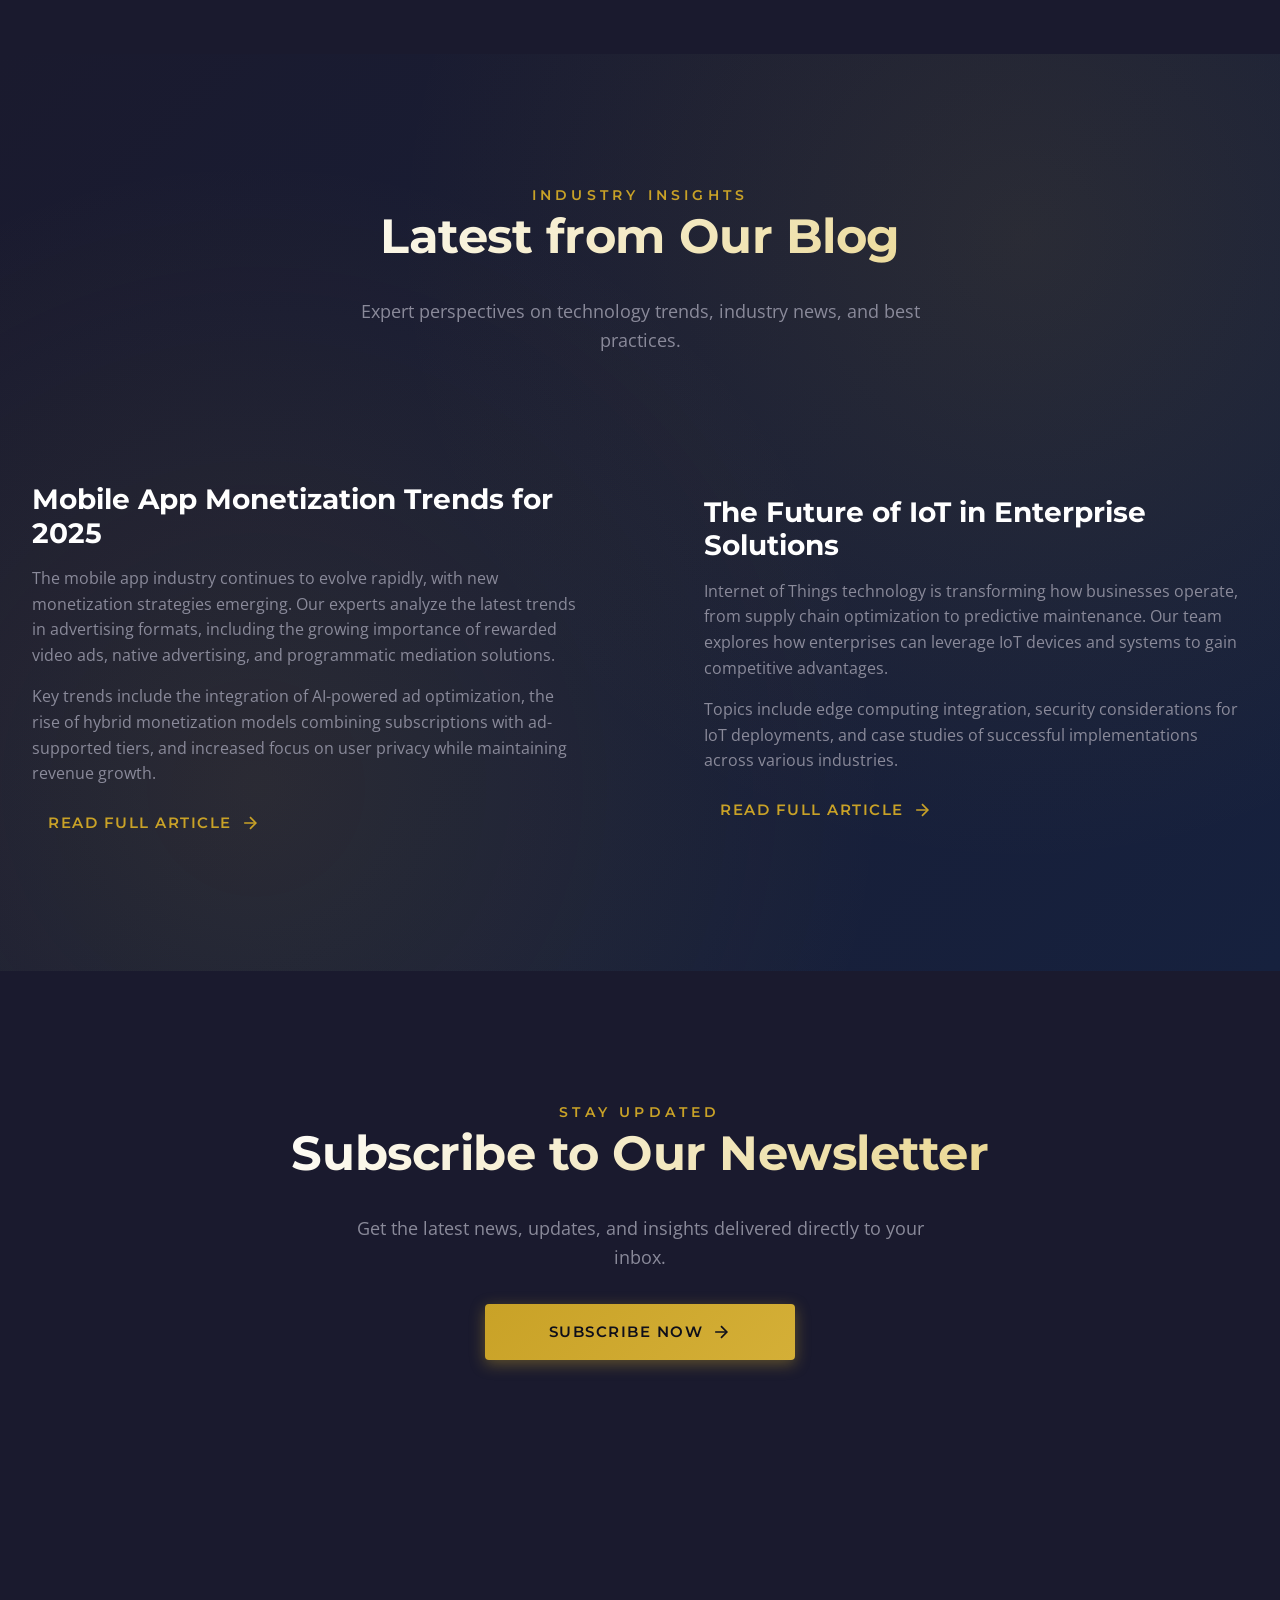
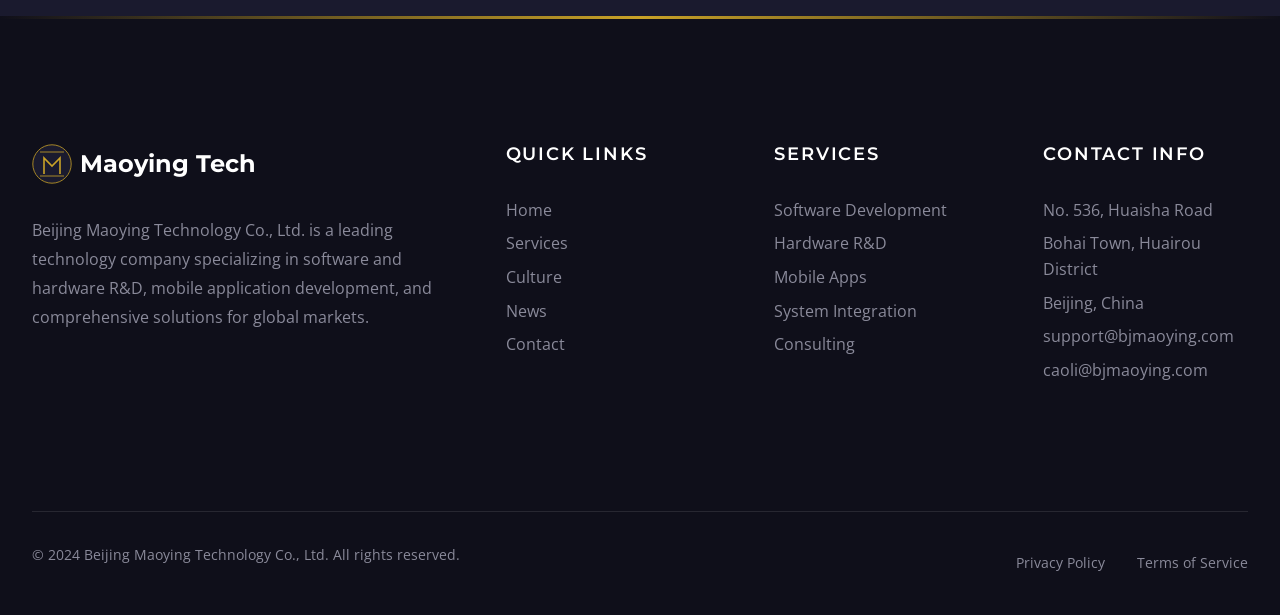
<file: news.html>
<!DOCTYPE html>
<html lang="en">
<head>
    <meta charset="UTF-8">
    <meta name="viewport" content="width=device-width, initial-scale=1.0">
    <meta http-equiv="X-UA-Compatible" content="IE=edge">
    
    <!-- SEO Meta Tags -->
    <title>Company News | Beijing Maoying Technology Co., Ltd.</title>
    <meta name="description" content="Stay updated with the latest news, events, and announcements from Beijing Maoying Technology. Read about our latest projects, partnerships, and industry insights.">
    <meta name="keywords" content="company news, technology updates, Beijing tech news, industry insights, tech events, Maoying news">
    <meta name="author" content="Beijing Maoying Technology Co., Ltd.">
    <meta name="robots" content="index, follow">
    
    <!-- Open Graph -->
    <meta property="og:type" content="website">
    <meta property="og:url" content="https://bjmaoying.com/news.html">
    <meta property="og:title" content="Company News | Beijing Maoying Technology Co., Ltd.">
    <meta property="og:description" content="Stay updated with the latest news and announcements from Beijing Maoying Technology.">
    
    <!-- Canonical -->
    <link rel="canonical" href="https://bjmaoying.com/news.html">
    
    <!-- Favicon -->
    <link rel="icon" type="image/svg+xml" href="data:image/svg+xml,<svg xmlns='http://www.w3.org/2000/svg' viewBox='0 0 100 100'><circle cx='50' cy='50' r='48' stroke='%23c9a227' stroke-width='2' fill='%231a1a2e'/><path d='M30 75 L30 35 L50 55 L70 35 L70 75' stroke='%23c9a227' stroke-width='4' fill='none'/></svg>">
    
    <!-- Google Fonts -->
    <link rel="preconnect" href="https://fonts.googleapis.com">
    <link rel="preconnect" href="https://fonts.gstatic.com" crossorigin>
    <link href="https://fonts.googleapis.com/css2?family=Montserrat:wght@400;500;600;700;800&family=Open+Sans:wght@300;400;500;600;700&display=swap" rel="stylesheet">
    
    <!-- Stylesheet -->
    <link rel="stylesheet" href="css/style.css">
</head>
<body>
    <!-- Loading Screen -->
    <div class="loader">
        <div class="loader-content">
            <svg class="loader-logo" viewBox="0 0 100 100" fill="none">
                <circle cx="50" cy="50" r="48" stroke="#c9a227" stroke-width="2" fill="#1a1a2e"/>
                <path d="M30 75 L30 35 L50 55 L70 35 L70 75" stroke="#c9a227" stroke-width="4" fill="none"/>
            </svg>
            <div class="loader-bar">
                <div class="loader-progress"></div>
            </div>
        </div>
    </div>

    <!-- Navigation -->
    <nav class="navbar">
        <div class="navbar-container">
            <a href="index.html" class="logo">
                <svg viewBox="0 0 100 100" fill="none">
                    <circle cx="50" cy="50" r="48" stroke="#c9a227" stroke-width="2" fill="#1a1a2e"/>
                    <path d="M30 75 L30 35 L50 55 L70 35 L70 75" stroke="#c9a227" stroke-width="4" fill="none"/>
                    <line x1="20" y1="80" x2="80" y2="80" stroke="#c9a227" stroke-width="2"/>
                    <line x1="20" y1="20" x2="80" y2="20" stroke="#c9a227" stroke-width="2"/>
                </svg>
                <span>Maoying Tech</span>
            </a>
            
            <ul class="nav-menu">
                <li><a href="index.html" class="nav-link">Home</a></li>
                <li><a href="services.html" class="nav-link">Services</a></li>
                <li><a href="culture.html" class="nav-link">Culture</a></li>
                <li><a href="news.html" class="nav-link active">News</a></li>
                <li><a href="contact.html" class="nav-link">Contact</a></li>
            </ul>
            
            <div class="menu-toggle">
                <span></span>
                <span></span>
                <span></span>
            </div>
        </div>
    </nav>

    <!-- Main Content -->
    <main>
        <!-- Page Header -->
        <section class="page-header">
            <div class="page-header-content">
                <h1 class="page-title">Company News</h1>
                <p class="page-subtitle">Stay updated with our latest projects, partnerships, industry insights, and company announcements.</p>
                <nav class="breadcrumb" aria-label="Breadcrumb">
                    <a href="index.html">Home</a>
                    <span>/</span>
                    <span>News</span>
                </nav>
            </div>
        </section>

        <!-- News Grid Section -->
        <section class="section section-pattern">
            <div class="container">
                <div class="section-header animate-on-scroll">
                    <span class="section-subtitle">Latest Updates</span>
                    <h2 class="section-title">What's New at Maoying</h2>
                    <p class="section-description">
                        Discover the latest developments, achievements, and announcements from Beijing Maoying Technology.
                    </p>
                </div>
                
                <div class="news-grid">
                    <!-- News Item 1 -->
                    <article class="news-card animate-on-scroll stagger-1">
                        <div class="news-image">
                            <svg viewBox="0 0 24 24" fill="none" stroke="currentColor" stroke-width="1">
                                <rect x="2" y="3" width="20" height="14" rx="2" ry="2"></rect>
                                <line x1="8" y1="21" x2="16" y2="21"></line>
                                <line x1="12" y1="17" x2="12" y2="21"></line>
                            </svg>
                        </div>
                        <div class="news-content">
                            <span class="news-date">December 15, 2024</span>
                            <h3 class="news-title">Launch of New Mobile Management Platform</h3>
                            <p class="news-excerpt">
                                We are excited to announce the launch of our next-generation mobile management platform, now available on both Google Play and App Store with enhanced features and improved user experience.
                            </p>
                            <a href="#" class="news-link">
                                Read More
                                <svg viewBox="0 0 24 24" fill="none" stroke="currentColor" stroke-width="2">
                                    <line x1="5" y1="12" x2="19" y2="12"></line>
                                    <polyline points="12 5 19 12 12 19"></polyline>
                                </svg>
                            </a>
                        </div>
                    </article>

                    <!-- News Item 2 -->
                    <article class="news-card animate-on-scroll stagger-2">
                        <div class="news-image">
                            <svg viewBox="0 0 24 24" fill="none" stroke="currentColor" stroke-width="1">
                                <circle cx="12" cy="12" r="10"></circle>
                                <line x1="2" y1="12" x2="22" y2="12"></line>
                                <path d="M12 2a15.3 15.3 0 0 1 4 10 15.3 15.3 0 0 1-4 10 15.3 15.3 0 0 1-4-10 15.3 15.3 0 0 1 4-10z"></path>
                            </svg>
                        </div>
                        <div class="news-content">
                            <span class="news-date">November 28, 2024</span>
                            <h3 class="news-title">Expansion into European Markets</h3>
                            <p class="news-excerpt">
                                Beijing Maoying Technology announces strategic expansion into European markets, establishing new partnerships and local support centers to better serve our growing customer base.
                            </p>
                            <a href="#" class="news-link">
                                Read More
                                <svg viewBox="0 0 24 24" fill="none" stroke="currentColor" stroke-width="2">
                                    <line x1="5" y1="12" x2="19" y2="12"></line>
                                    <polyline points="12 5 19 12 12 19"></polyline>
                                </svg>
                            </a>
                        </div>
                    </article>

                    <!-- News Item 3 -->
                    <article class="news-card animate-on-scroll stagger-3">
                        <div class="news-image">
                            <svg viewBox="0 0 24 24" fill="none" stroke="currentColor" stroke-width="1">
                                <path d="M17 21v-2a4 4 0 0 0-4-4H5a4 4 0 0 0-4 4v2"></path>
                                <circle cx="9" cy="7" r="4"></circle>
                                <path d="M23 21v-2a4 4 0 0 0-3-3.87"></path>
                                <path d="M16 3.13a4 4 0 0 1 0 7.75"></path>
                            </svg>
                        </div>
                        <div class="news-content">
                            <span class="news-date">October 10, 2024</span>
                            <h3 class="news-title">Partnership with Leading Ad Networks</h3>
                            <p class="news-excerpt">
                                We are proud to announce strategic partnerships with Google AdMob, Facebook Audience Network, Unity Ads, AppLovin, IronSource, and other major advertising platforms to enhance our monetization solutions.
                            </p>
                            <a href="#" class="news-link">
                                Read More
                                <svg viewBox="0 0 24 24" fill="none" stroke="currentColor" stroke-width="2">
                                    <line x1="5" y1="12" x2="19" y2="12"></line>
                                    <polyline points="12 5 19 12 12 19"></polyline>
                                </svg>
                            </a>
                        </div>
                    </article>

                    <!-- News Item 4 -->
                    <article class="news-card animate-on-scroll stagger-4">
                        <div class="news-image">
                            <svg viewBox="0 0 24 24" fill="none" stroke="currentColor" stroke-width="1">
                                <polygon points="12 2 15.09 8.26 22 9.27 17 14.14 18.18 21.02 12 17.77 5.82 21.02 7 14.14 2 9.27 8.91 8.26 12 2"></polygon>
                            </svg>
                        </div>
                        <div class="news-content">
                            <span class="news-date">September 5, 2024</span>
                            <h3 class="news-title">Achievement of ISO 27001 Certification</h3>
                            <p class="news-excerpt">
                                Beijing Maoying Technology has successfully achieved ISO 27001 certification, demonstrating our commitment to the highest standards of information security management.
                            </p>
                            <a href="#" class="news-link">
                                Read More
                                <svg viewBox="0 0 24 24" fill="none" stroke="currentColor" stroke-width="2">
                                    <line x1="5" y1="12" x2="19" y2="12"></line>
                                    <polyline points="12 5 19 12 12 19"></polyline>
                                </svg>
                            </a>
                        </div>
                    </article>

                    <!-- News Item 5 -->
                    <article class="news-card animate-on-scroll stagger-5">
                        <div class="news-image">
                            <svg viewBox="0 0 24 24" fill="none" stroke="currentColor" stroke-width="1">
                                <rect x="2" y="7" width="20" height="14" rx="2" ry="2"></rect>
                                <path d="M16 21V5a2 2 0 0 0-2-2h-4a2 2 0 0 0-2 2v16"></path>
                            </svg>
                        </div>
                        <div class="news-content">
                            <span class="news-date">August 22, 2024</span>
                            <h3 class="news-title">10 Million App Downloads Milestone</h3>
                            <p class="news-excerpt">
                                We are thrilled to announce that our mobile applications have surpassed 10 million downloads across Google Play and App Store, serving users in over 30 countries worldwide.
                            </p>
                            <a href="#" class="news-link">
                                Read More
                                <svg viewBox="0 0 24 24" fill="none" stroke="currentColor" stroke-width="2">
                                    <line x1="5" y1="12" x2="19" y2="12"></line>
                                    <polyline points="12 5 19 12 12 19"></polyline>
                                </svg>
                            </a>
                        </div>
                    </article>

                    <!-- News Item 6 -->
                    <article class="news-card animate-on-scroll stagger-6">
                        <div class="news-image">
                            <svg viewBox="0 0 24 24" fill="none" stroke="currentColor" stroke-width="1">
                                <circle cx="18" cy="18" r="3"></circle>
                                <circle cx="6" cy="6" r="3"></circle>
                                <path d="M13 6h3a2 2 0 0 1 2 2v7"></path>
                                <line x1="6" y1="9" x2="6" y2="21"></line>
                            </svg>
                        </div>
                        <div class="news-content">
                            <span class="news-date">July 15, 2024</span>
                            <h3 class="news-title">Launch of IoT Hardware Product Line</h3>
                            <p class="news-excerpt">
                                Beijing Maoying Technology expands into IoT hardware with the launch of our new product line, featuring smart devices for home automation and industrial applications.
                            </p>
                            <a href="#" class="news-link">
                                Read More
                                <svg viewBox="0 0 24 24" fill="none" stroke="currentColor" stroke-width="2">
                                    <line x1="5" y1="12" x2="19" y2="12"></line>
                                    <polyline points="12 5 19 12 12 19"></polyline>
                                </svg>
                            </a>
                        </div>
                    </article>
                </div>
            </div>
        </section>

        <!-- Events Section -->
        <section class="section section-dark">
            <div class="container">
                <div class="section-header animate-on-scroll">
                    <span class="section-subtitle">Upcoming Events</span>
                    <h2 class="section-title">Where to Find Us</h2>
                    <p class="section-description">
                        Join us at industry events, conferences, and exhibitions where we showcase our latest innovations.
                    </p>
                </div>
                
                <div class="services-grid">
                    <article class="card service-card animate-on-scroll stagger-1">
                        <div class="card-icon">
                            <svg viewBox="0 0 24 24" fill="none" stroke="currentColor" stroke-width="2">
                                <rect x="3" y="4" width="18" height="18" rx="2" ry="2"></rect>
                                <line x1="16" y1="2" x2="16" y2="6"></line>
                                <line x1="8" y1="2" x2="8" y2="6"></line>
                                <line x1="3" y1="10" x2="21" y2="10"></line>
                            </svg>
                        </div>
                        <h3 class="card-title">Mobile World Congress 2025</h3>
                        <p class="card-text">
                            Barcelona, Spain - February 2025. Join us at the world's largest exhibition for the mobile industry, where we'll be showcasing our latest mobile applications and advertising solutions.
                        </p>
                    </article>

                    <article class="card service-card animate-on-scroll stagger-2">
                        <div class="card-icon">
                            <svg viewBox="0 0 24 24" fill="none" stroke="currentColor" stroke-width="2">
                                <path d="M21 10c0 7-9 13-9 13s-9-6-9-13a9 9 0 0 1 18 0z"></path>
                                <circle cx="12" cy="10" r="3"></circle>
                            </svg>
                        </div>
                        <h3 class="card-title">Tech Asia Expo 2025</h3>
                        <p class="card-text">
                            Tokyo, Japan - March 2025. Experience our cutting-edge technology solutions at one of Asia's premier technology exhibitions, featuring IoT hardware and system integration demos.
                        </p>
                    </article>

                    <article class="card service-card animate-on-scroll stagger-3">
                        <div class="card-icon">
                            <svg viewBox="0 0 24 24" fill="none" stroke="currentColor" stroke-width="2">
                                <polygon points="12 2 15.09 8.26 22 9.27 17 14.14 18.18 21.02 12 17.77 5.82 21.02 7 14.14 2 9.27 8.91 8.26 12 2"></polygon>
                            </svg>
                        </div>
                        <h3 class="card-title">Google I/O 2025</h3>
                        <p class="card-text">
                            San Francisco, USA - May 2025. Connect with our team at Google's annual developer conference to learn about our latest Android applications and advertising integrations.
                        </p>
                    </article>
                </div>
            </div>
        </section>

        <!-- Industry Insights Section -->
        <section class="section section-pattern">
            <div class="container">
                <div class="section-header animate-on-scroll">
                    <span class="section-subtitle">Industry Insights</span>
                    <h2 class="section-title">Latest from Our Blog</h2>
                    <p class="section-description">
                        Expert perspectives on technology trends, industry news, and best practices.
                    </p>
                </div>
                
                <div class="about-content">
                    <div class="about-text animate-left">
                        <h3>Mobile App Monetization Trends for 2025</h3>
                        <p>
                            The mobile app industry continues to evolve rapidly, with new monetization strategies emerging. Our experts analyze the latest trends in advertising formats, including the growing importance of rewarded video ads, native advertising, and programmatic mediation solutions.
                        </p>
                        <p>
                            Key trends include the integration of AI-powered ad optimization, the rise of hybrid monetization models combining subscriptions with ad-supported tiers, and increased focus on user privacy while maintaining revenue growth.
                        </p>
                        <a href="#" class="btn btn-ghost">
                            Read Full Article
                            <svg viewBox="0 0 24 24" fill="none" stroke="currentColor" stroke-width="2">
                                <line x1="5" y1="12" x2="19" y2="12"></line>
                                <polyline points="12 5 19 12 12 19"></polyline>
                            </svg>
                        </a>
                    </div>
                    <div class="about-text animate-right">
                        <h3>The Future of IoT in Enterprise Solutions</h3>
                        <p>
                            Internet of Things technology is transforming how businesses operate, from supply chain optimization to predictive maintenance. Our team explores how enterprises can leverage IoT devices and systems to gain competitive advantages.
                        </p>
                        <p>
                            Topics include edge computing integration, security considerations for IoT deployments, and case studies of successful implementations across various industries.
                        </p>
                        <a href="#" class="btn btn-ghost">
                            Read Full Article
                            <svg viewBox="0 0 24 24" fill="none" stroke="currentColor" stroke-width="2">
                                <line x1="5" y1="12" x2="19" y2="12"></line>
                                <polyline points="12 5 19 12 12 19"></polyline>
                            </svg>
                        </a>
                    </div>
                </div>
            </div>
        </section>

        <!-- Newsletter Section -->
        <section class="section section-dark">
            <div class="container">
                <div class="section-header animate-on-scroll">
                    <span class="section-subtitle">Stay Updated</span>
                    <h2 class="section-title">Subscribe to Our Newsletter</h2>
                    <p class="section-description">
                        Get the latest news, updates, and insights delivered directly to your inbox.
                    </p>
                    <div style="margin-top: 2rem;">
                        <a href="contact.html" class="btn btn-primary">
                            Subscribe Now
                            <svg viewBox="0 0 24 24" fill="none" stroke="currentColor" stroke-width="2">
                                <line x1="5" y1="12" x2="19" y2="12"></line>
                                <polyline points="12 5 19 12 12 19"></polyline>
                            </svg>
                        </a>
                    </div>
                </div>
            </div>
        </section>
    </main>

    <!-- Footer -->
    <footer class="footer">
        <div class="container">
            <div class="footer-content">
                <div class="footer-brand">
                    <div class="footer-logo">
                        <svg viewBox="0 0 100 100" fill="none">
                            <circle cx="50" cy="50" r="48" stroke="#c9a227" stroke-width="2" fill="#1a1a2e"/>
                            <path d="M30 75 L30 35 L50 55 L70 35 L70 75" stroke="#c9a227" stroke-width="4" fill="none"/>
                            <line x1="20" y1="80" x2="80" y2="80" stroke="#c9a227" stroke-width="2"/>
                            <line x1="20" y1="20" x2="80" y2="20" stroke="#c9a227" stroke-width="2"/>
                        </svg>
                        <span>Maoying Tech</span>
                    </div>
                    <p class="footer-description">
                        Beijing Maoying Technology Co., Ltd. is a leading technology company specializing in software and hardware R&D, mobile application development, and comprehensive solutions for global markets.
                    </p>
                </div>
                
                <div class="footer-section">
                    <h3 class="footer-title">Quick Links</h3>
                    <ul class="footer-links">
                        <li><a href="index.html" class="footer-link">Home</a></li>
                        <li><a href="services.html" class="footer-link">Services</a></li>
                        <li><a href="culture.html" class="footer-link">Culture</a></li>
                        <li><a href="news.html" class="footer-link">News</a></li>
                        <li><a href="contact.html" class="footer-link">Contact</a></li>
                    </ul>
                </div>
                
                <div class="footer-section">
                    <h3 class="footer-title">Services</h3>
                    <ul class="footer-links">
                        <li><a href="services.html" class="footer-link">Software Development</a></li>
                        <li><a href="services.html" class="footer-link">Hardware R&D</a></li>
                        <li><a href="services.html" class="footer-link">Mobile Apps</a></li>
                        <li><a href="services.html" class="footer-link">System Integration</a></li>
                        <li><a href="services.html" class="footer-link">Consulting</a></li>
                    </ul>
                </div>
                
                <div class="footer-section">
                    <h3 class="footer-title">Contact Info</h3>
                    <ul class="footer-links">
                        <li class="footer-link">No. 536, Huaisha Road</li>
                        <li class="footer-link">Bohai Town, Huairou District</li>
                        <li class="footer-link">Beijing, China</li>
                        <li><a href="mailto:support@bjmaoying.com" class="footer-link">support@bjmaoying.com</a></li>
                        <li><a href="mailto:caoli@bjmaoying.com" class="footer-link">caoli@bjmaoying.com</a></li>
                    </ul>
                </div>
            </div>
            
            <div class="footer-bottom">
                <p class="footer-copyright">© 2024 Beijing Maoying Technology Co., Ltd. All rights reserved.</p>
                <div class="footer-legal">
                    <a href="privacy.html">Privacy Policy</a>
                    <a href="terms.html">Terms of Service</a>
                </div>
            </div>
        </div>
    </footer>

    <!-- Back to Top -->
    <button class="back-to-top" aria-label="Back to top">
        <svg viewBox="0 0 24 24" fill="none" stroke="currentColor" stroke-width="2">
            <polyline points="18 15 12 9 6 15"></polyline>
        </svg>
    </button>

    <script src="js/main.js"></script>
</body>
</html>
</file>
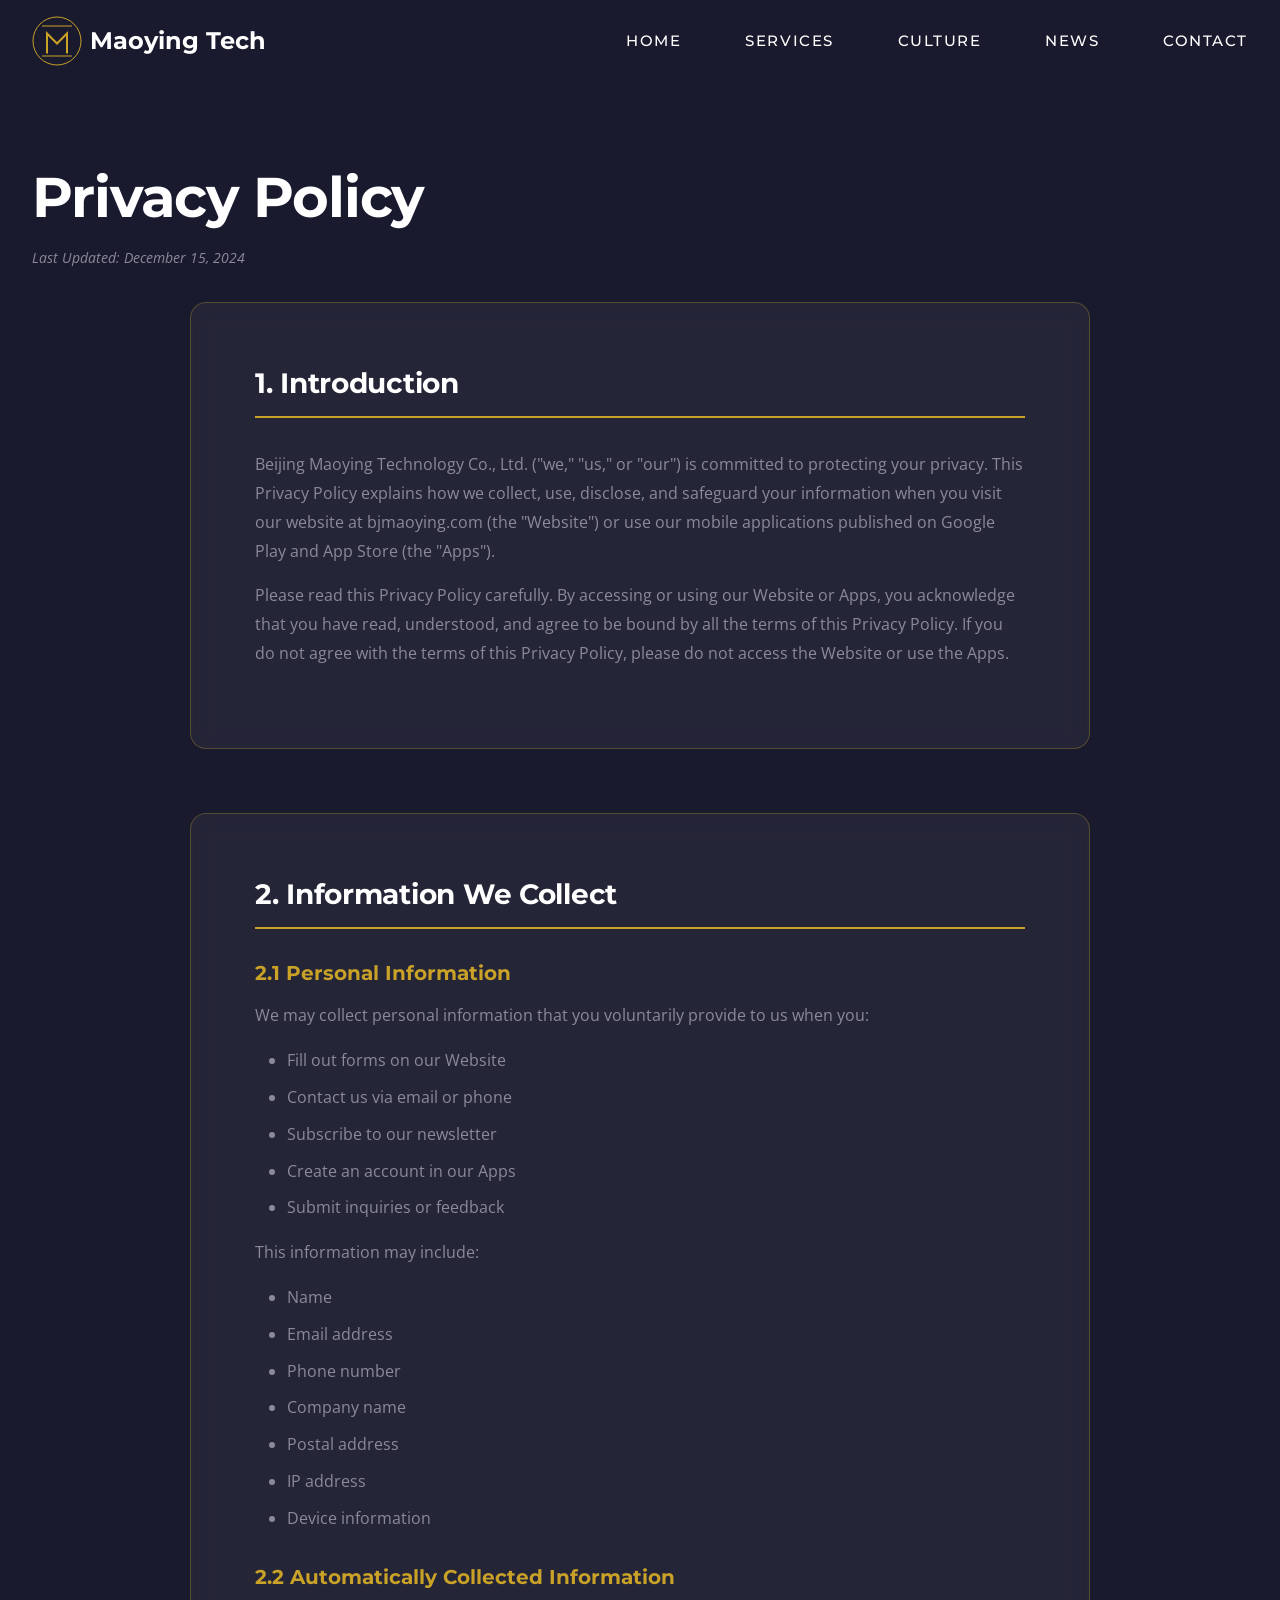
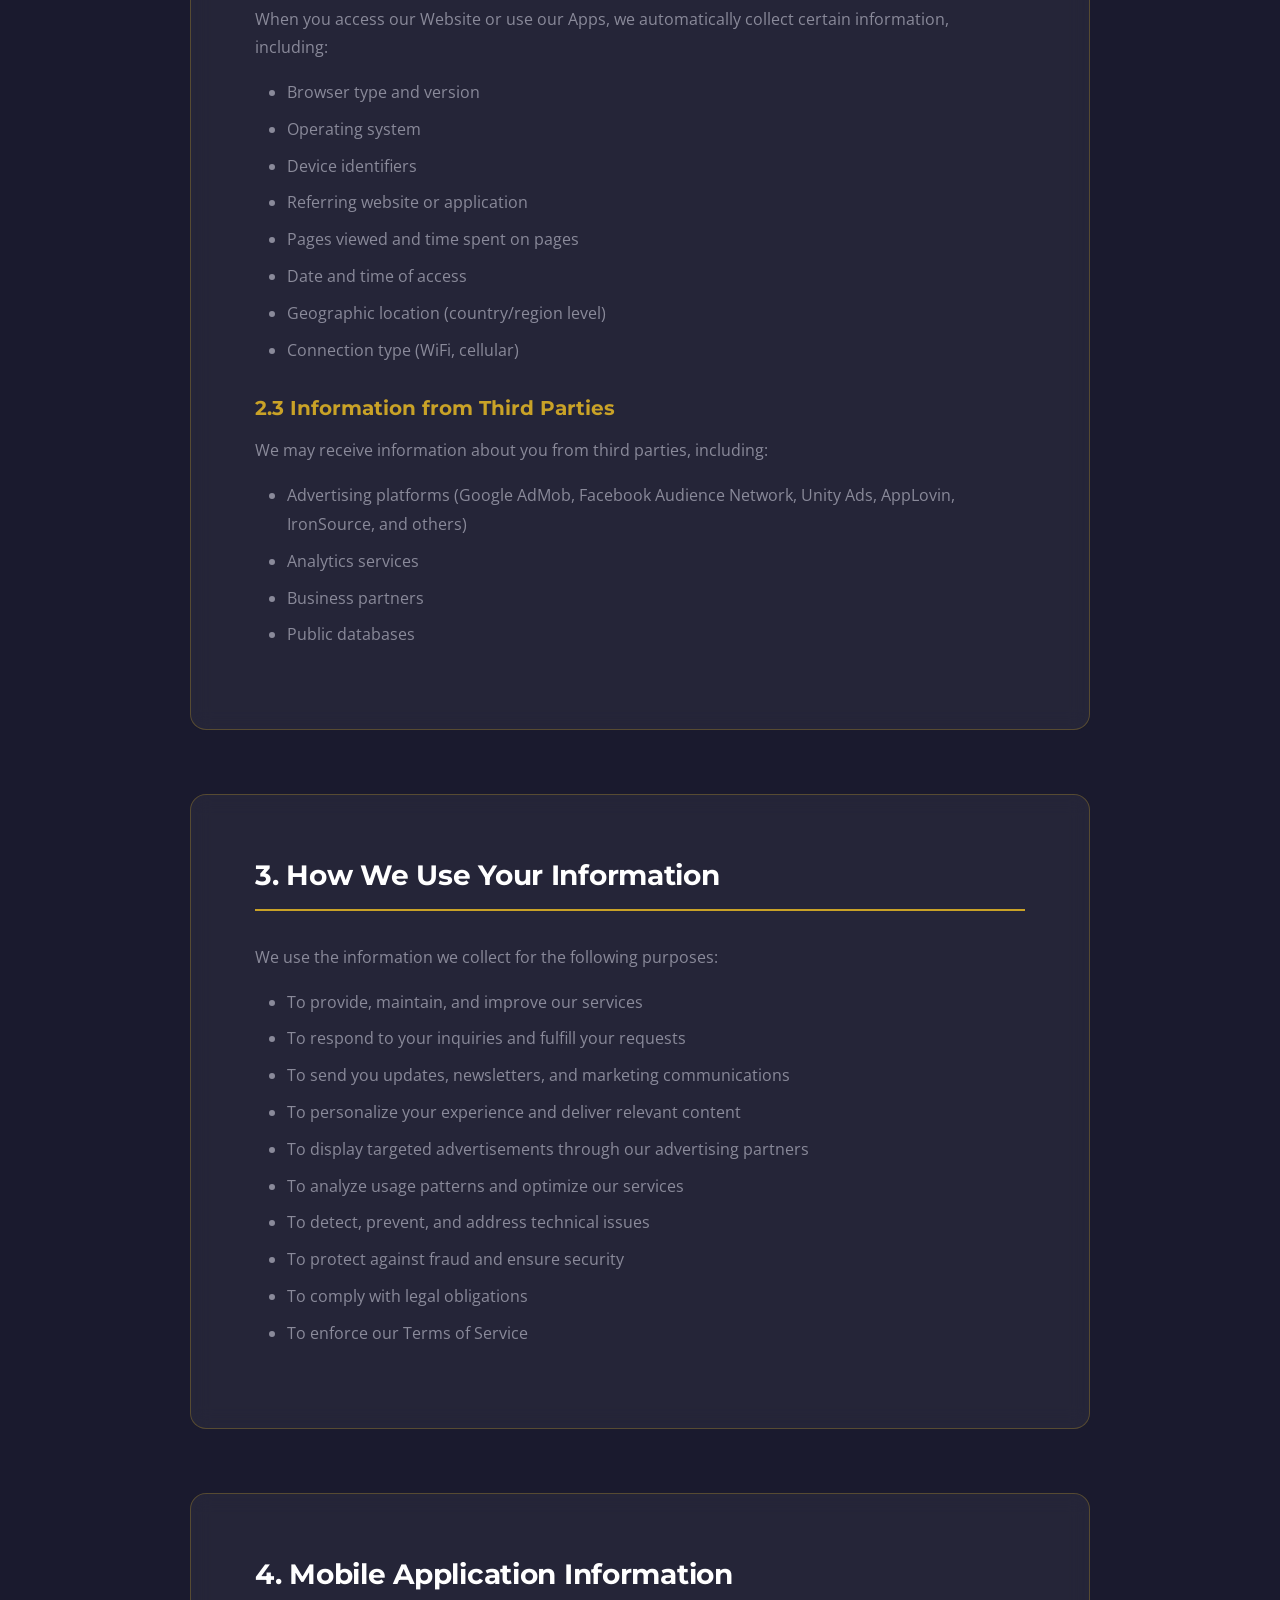
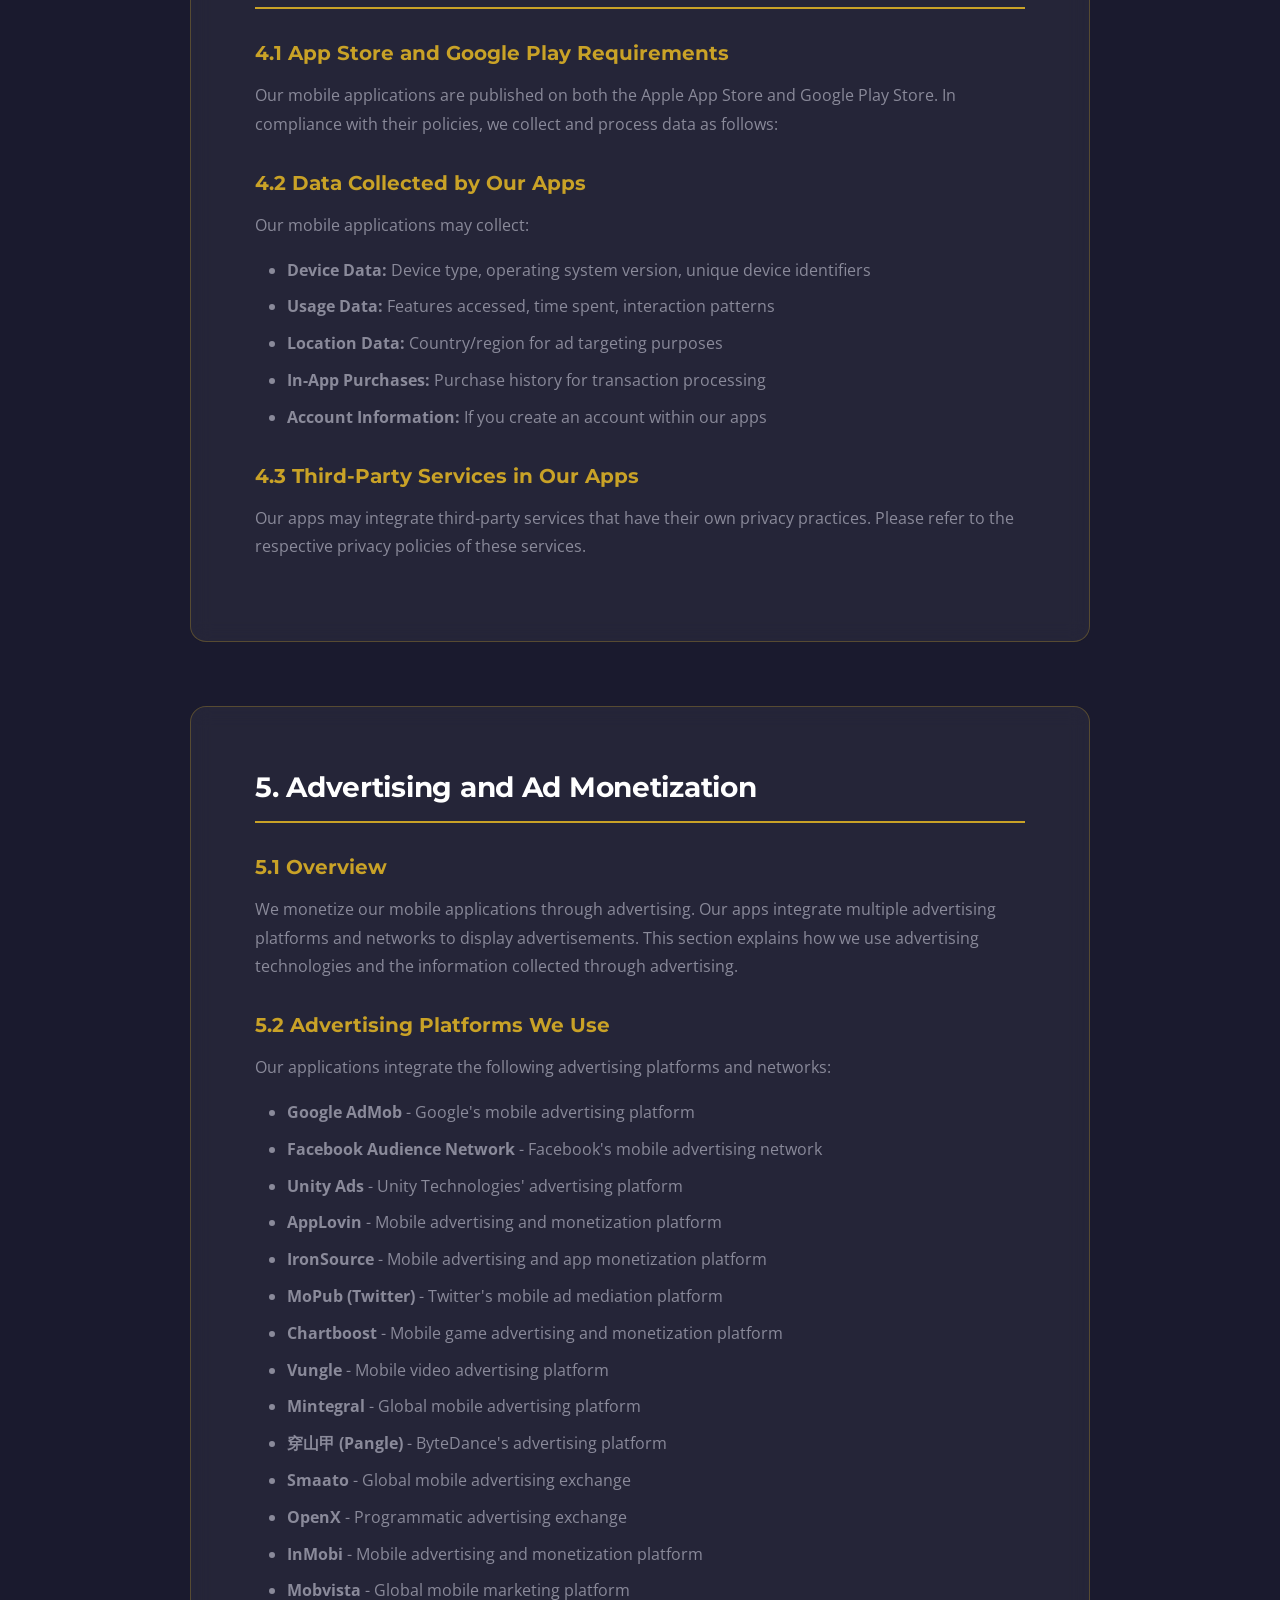
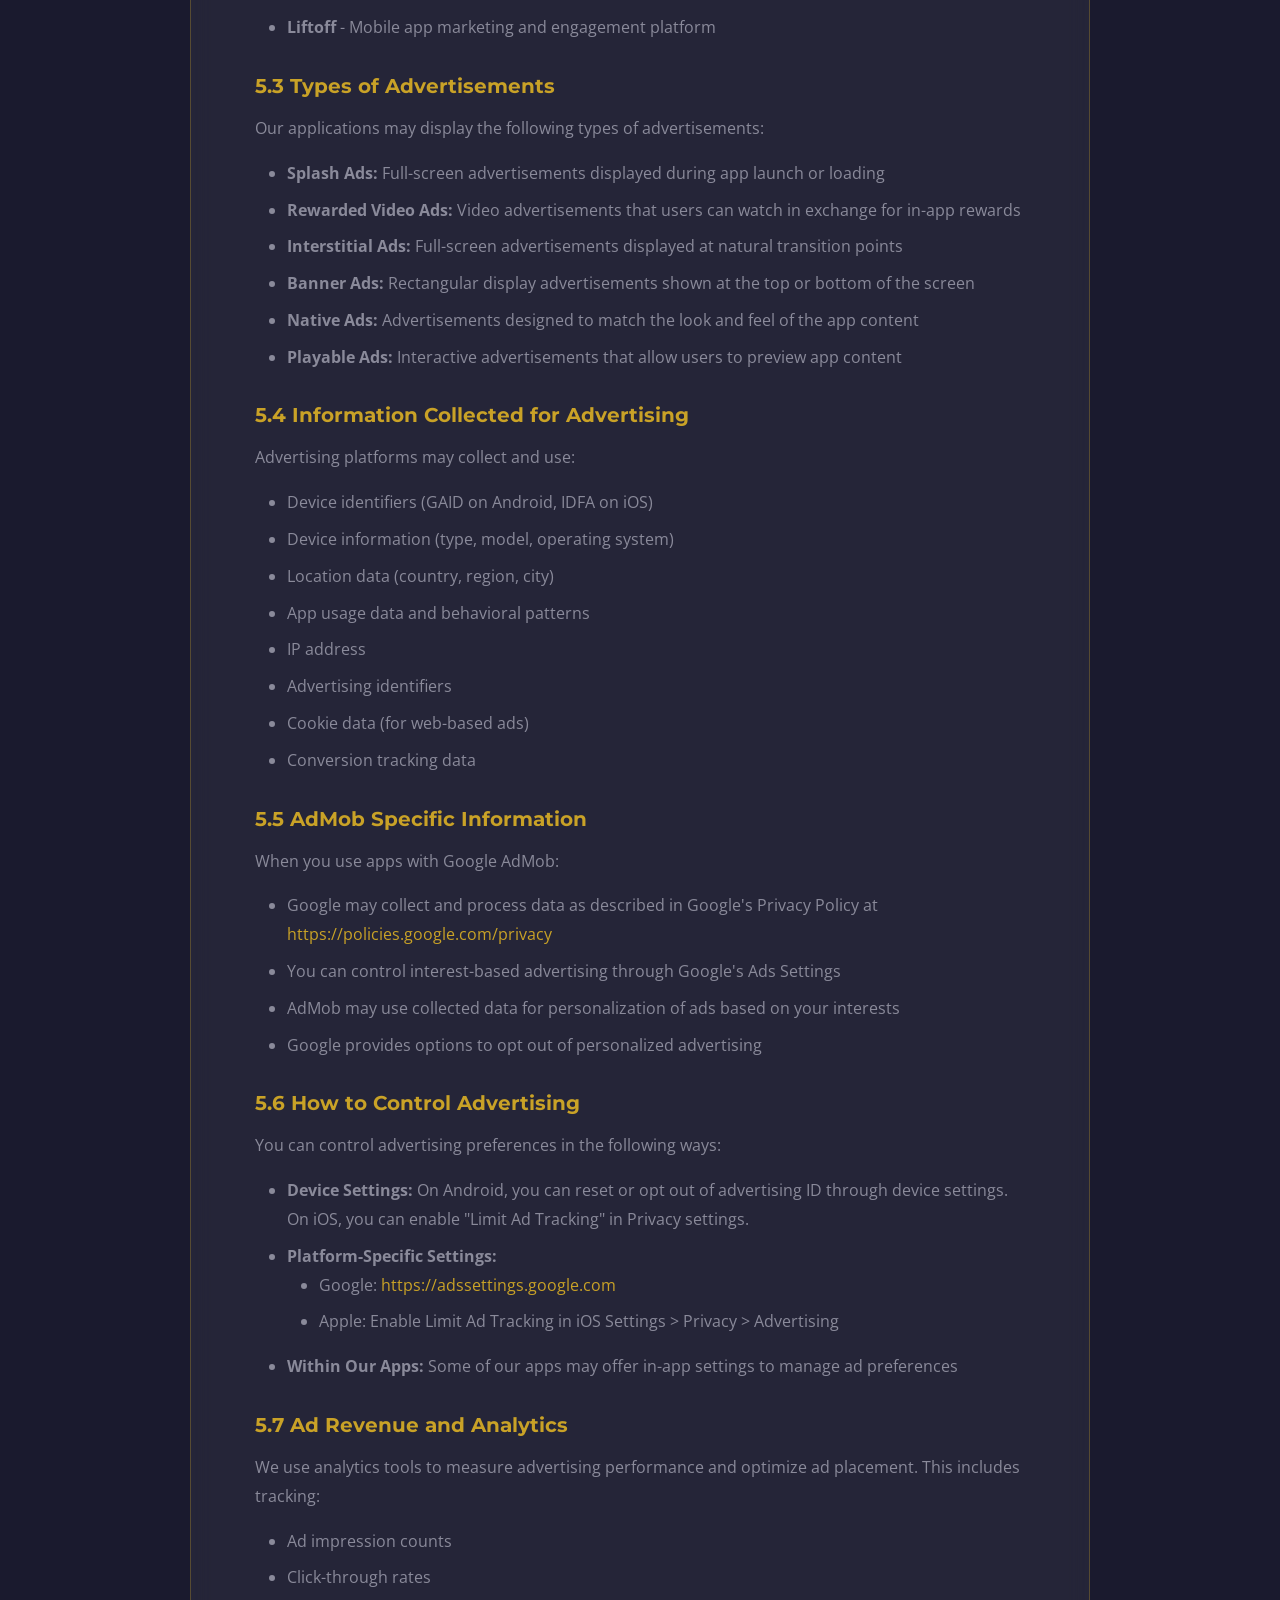
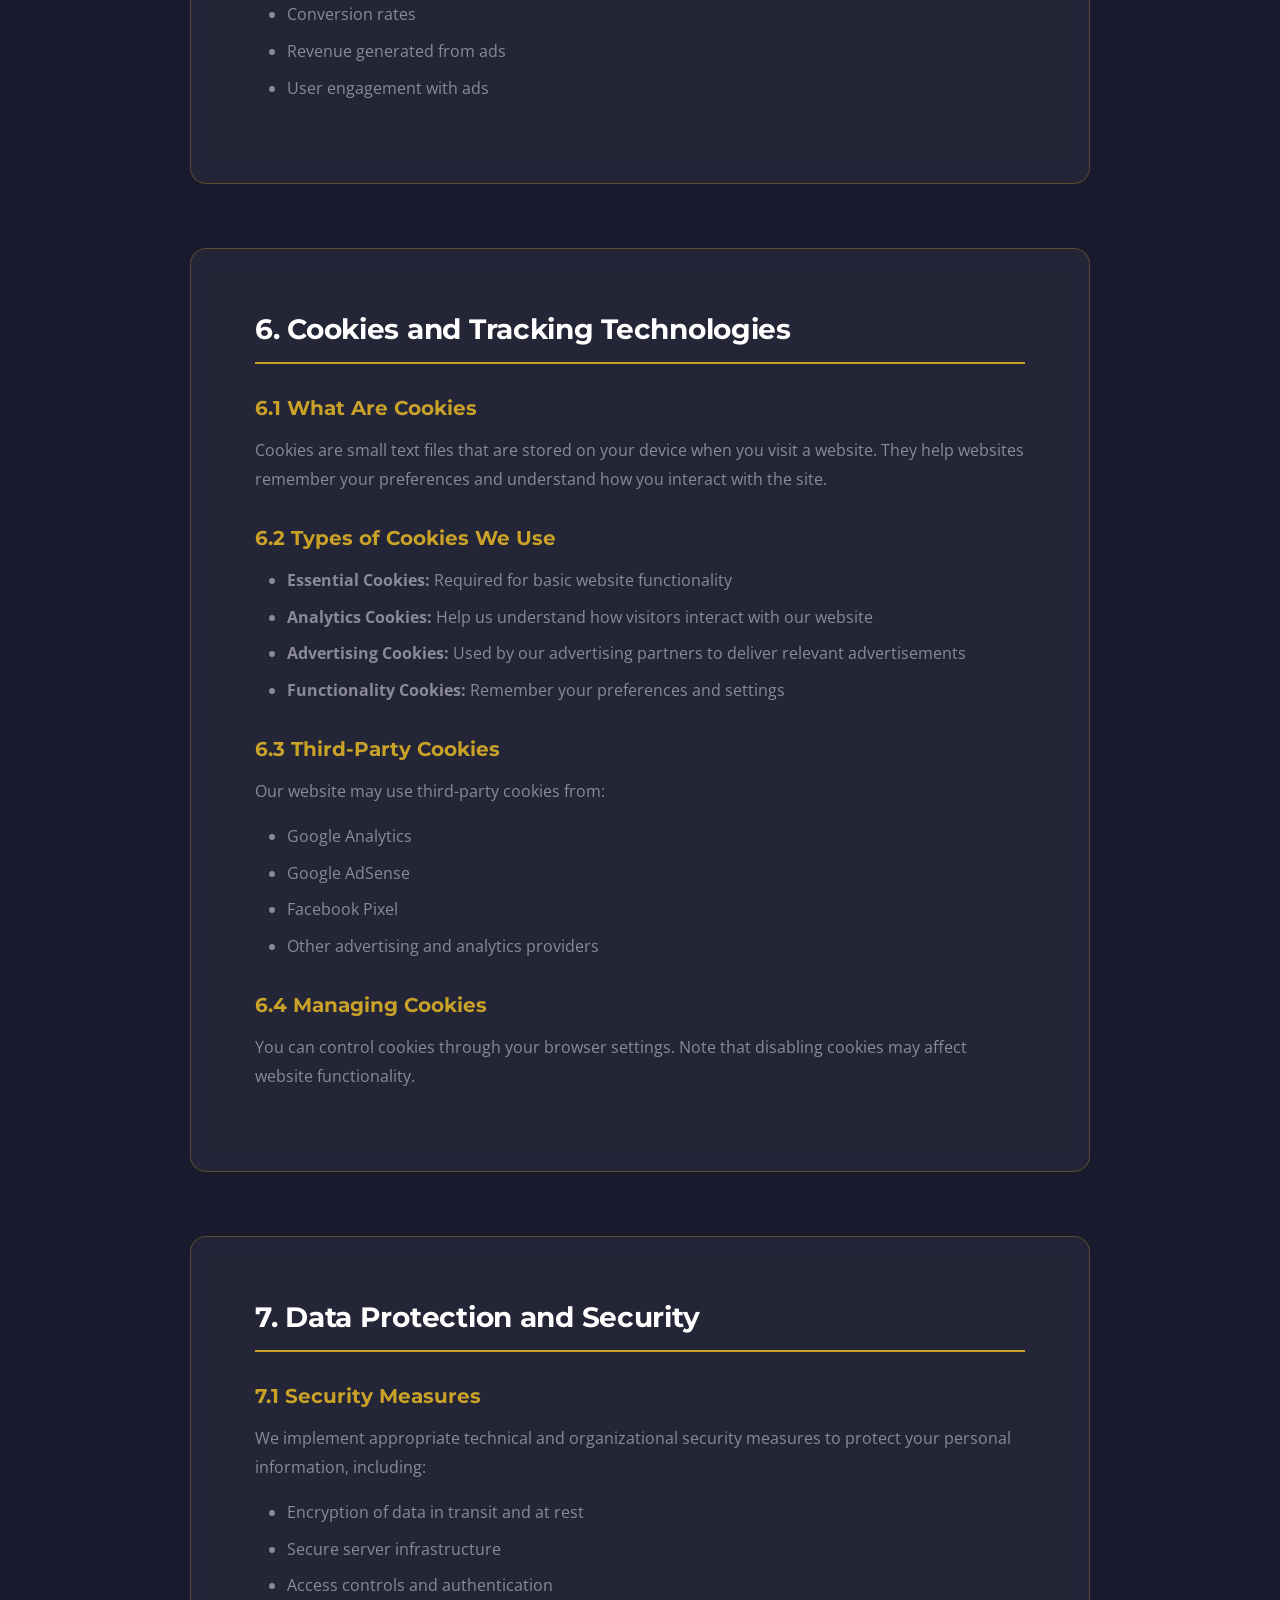
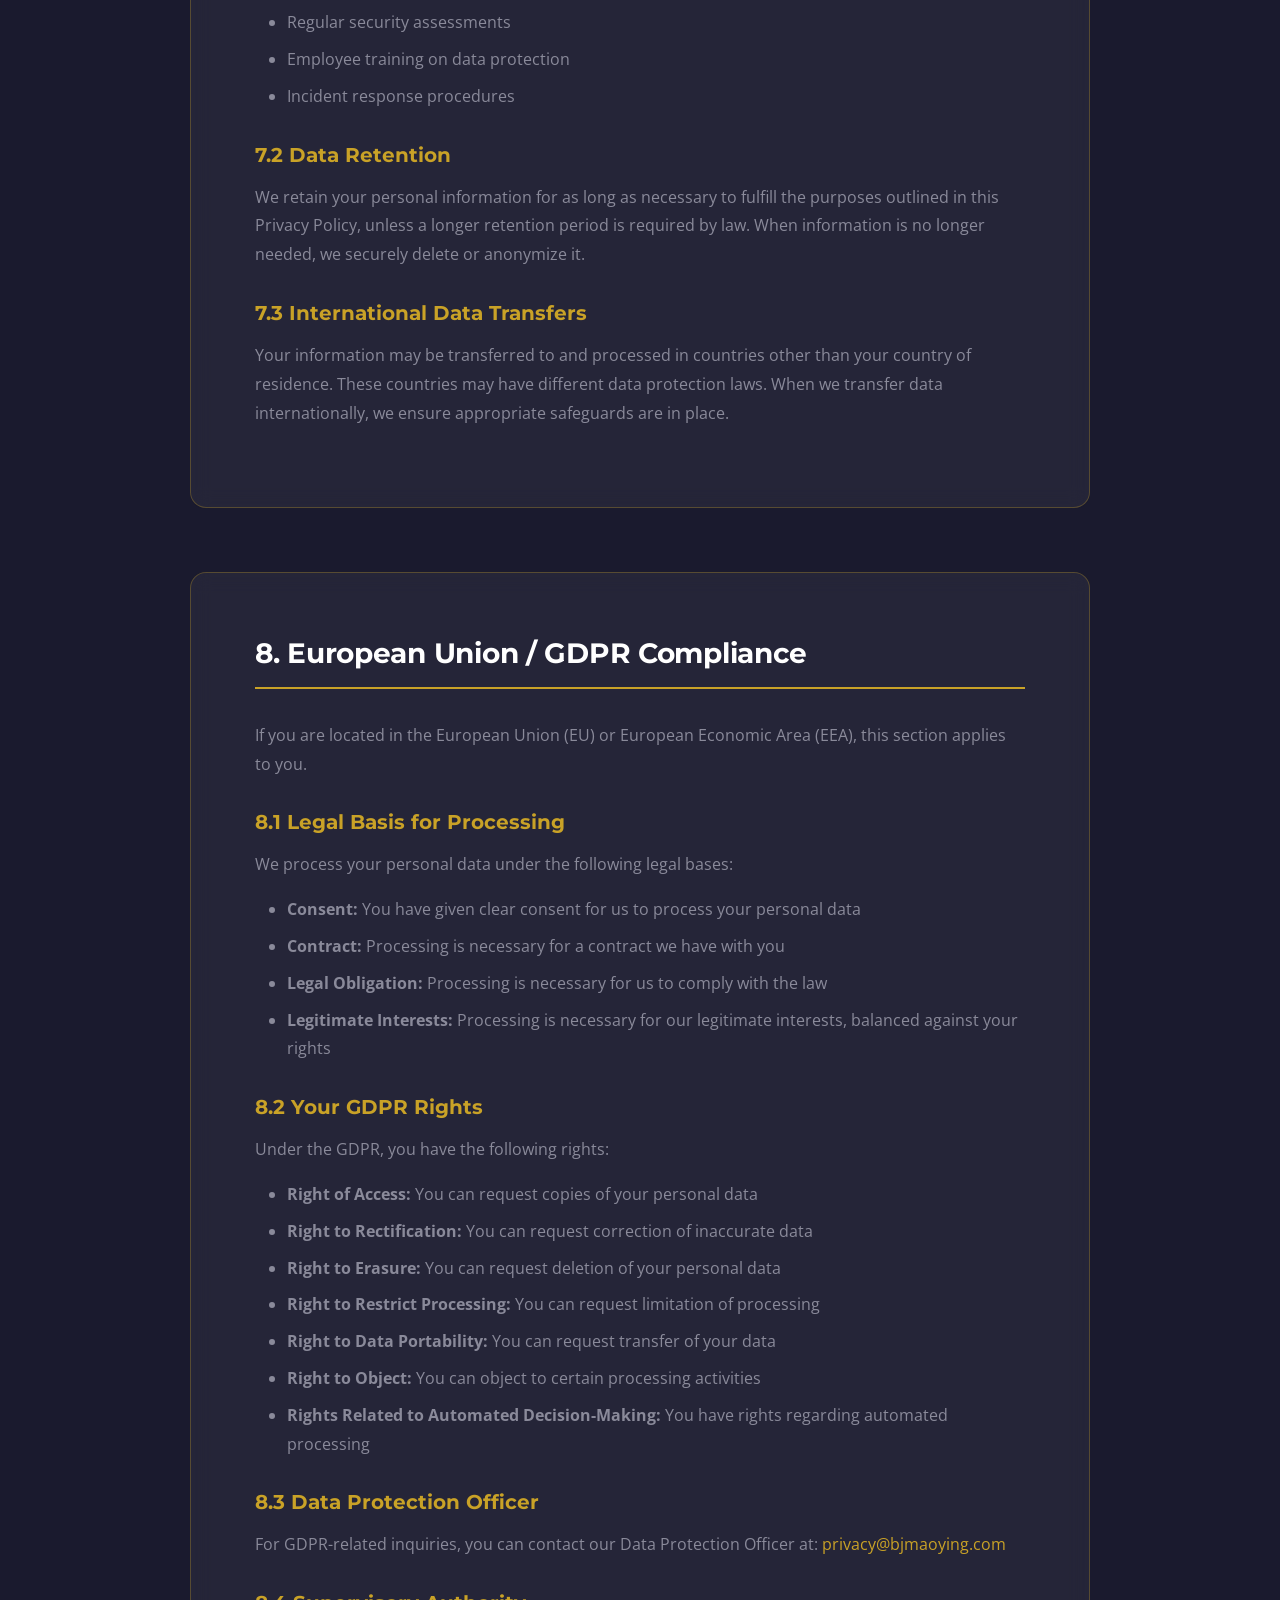
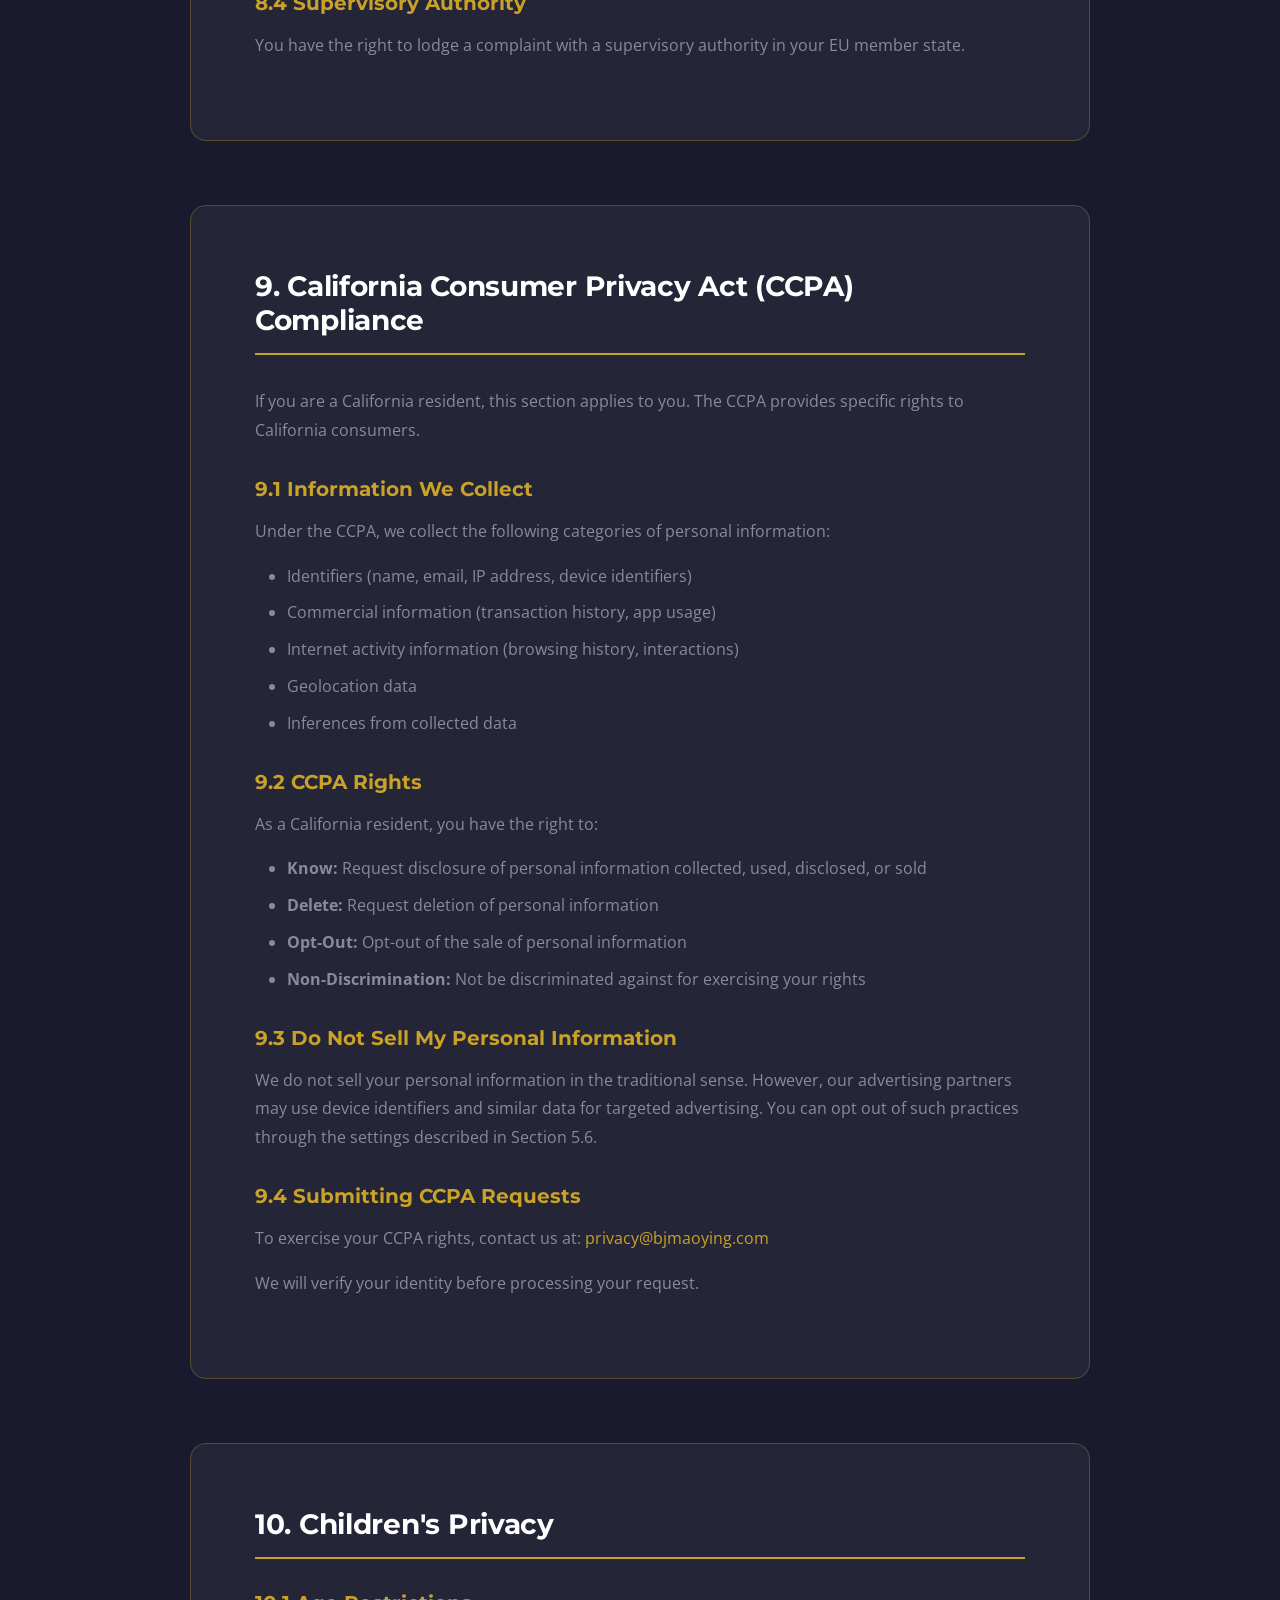
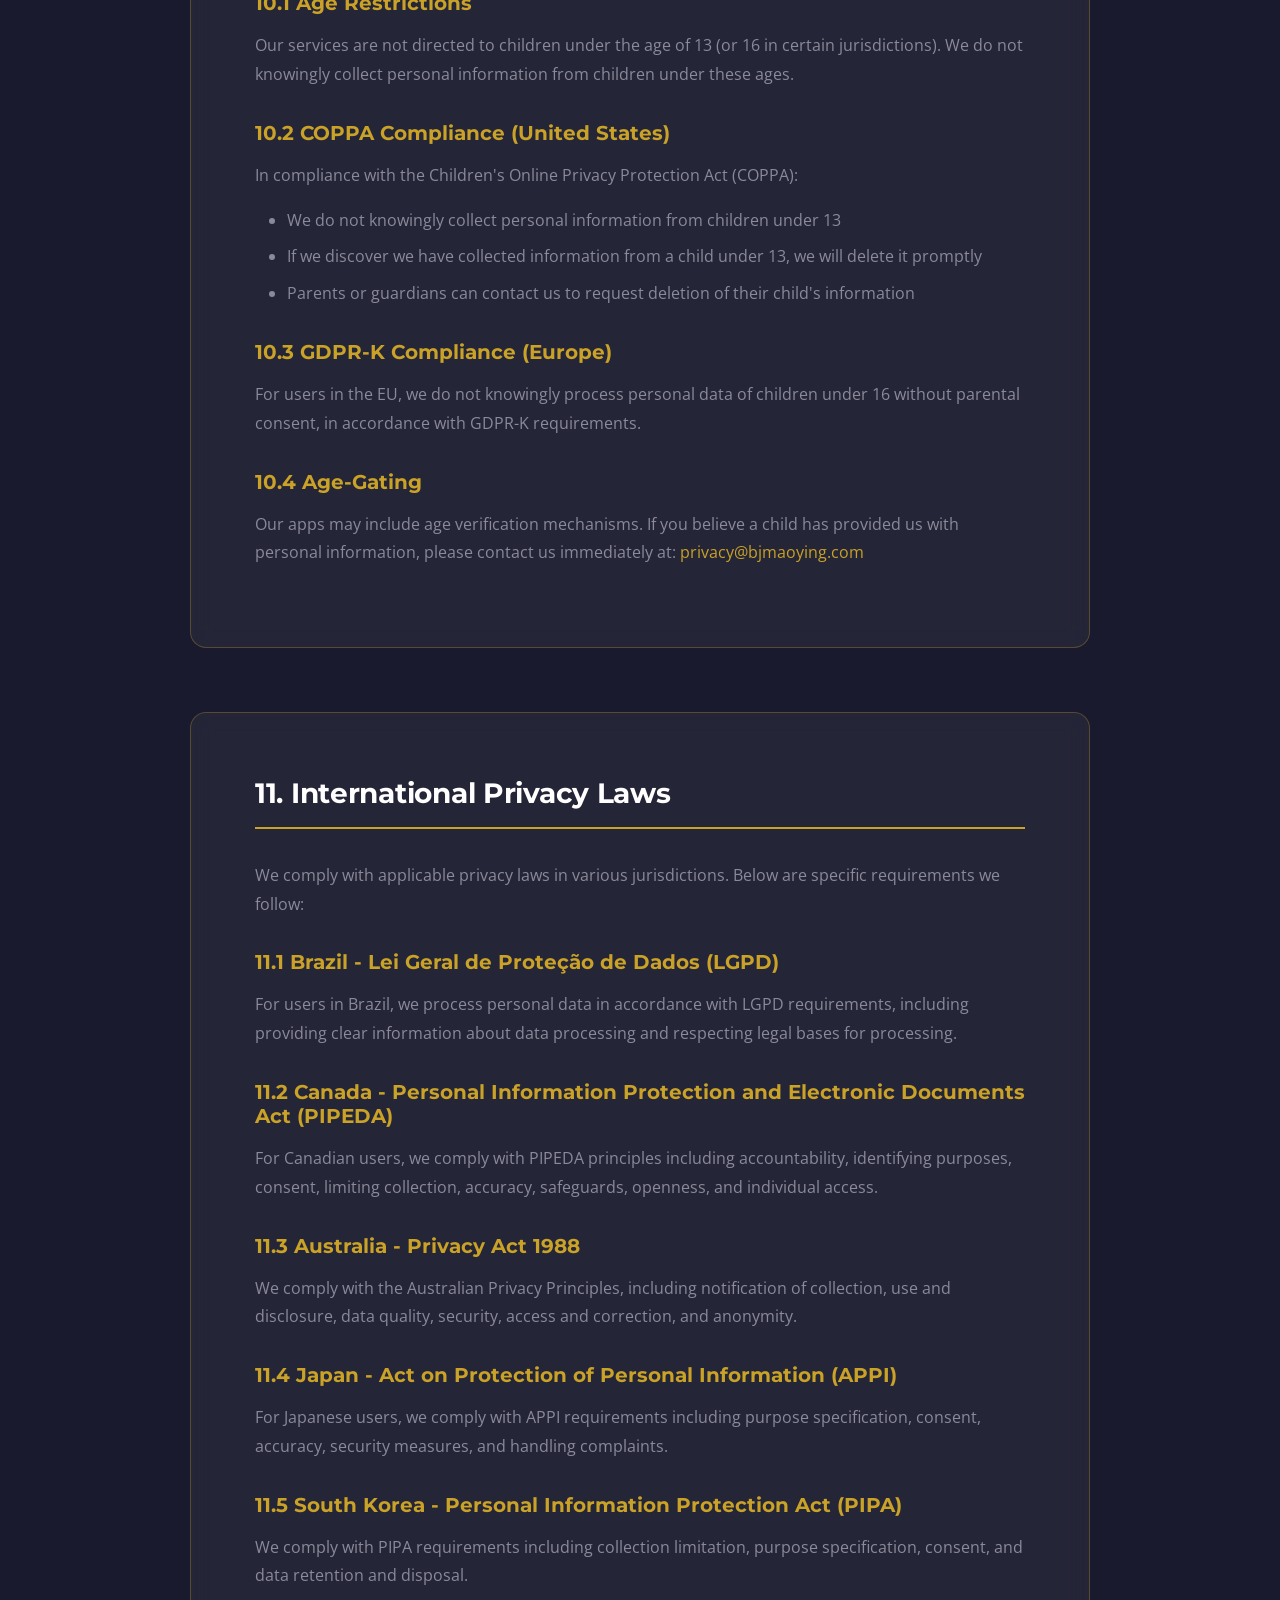
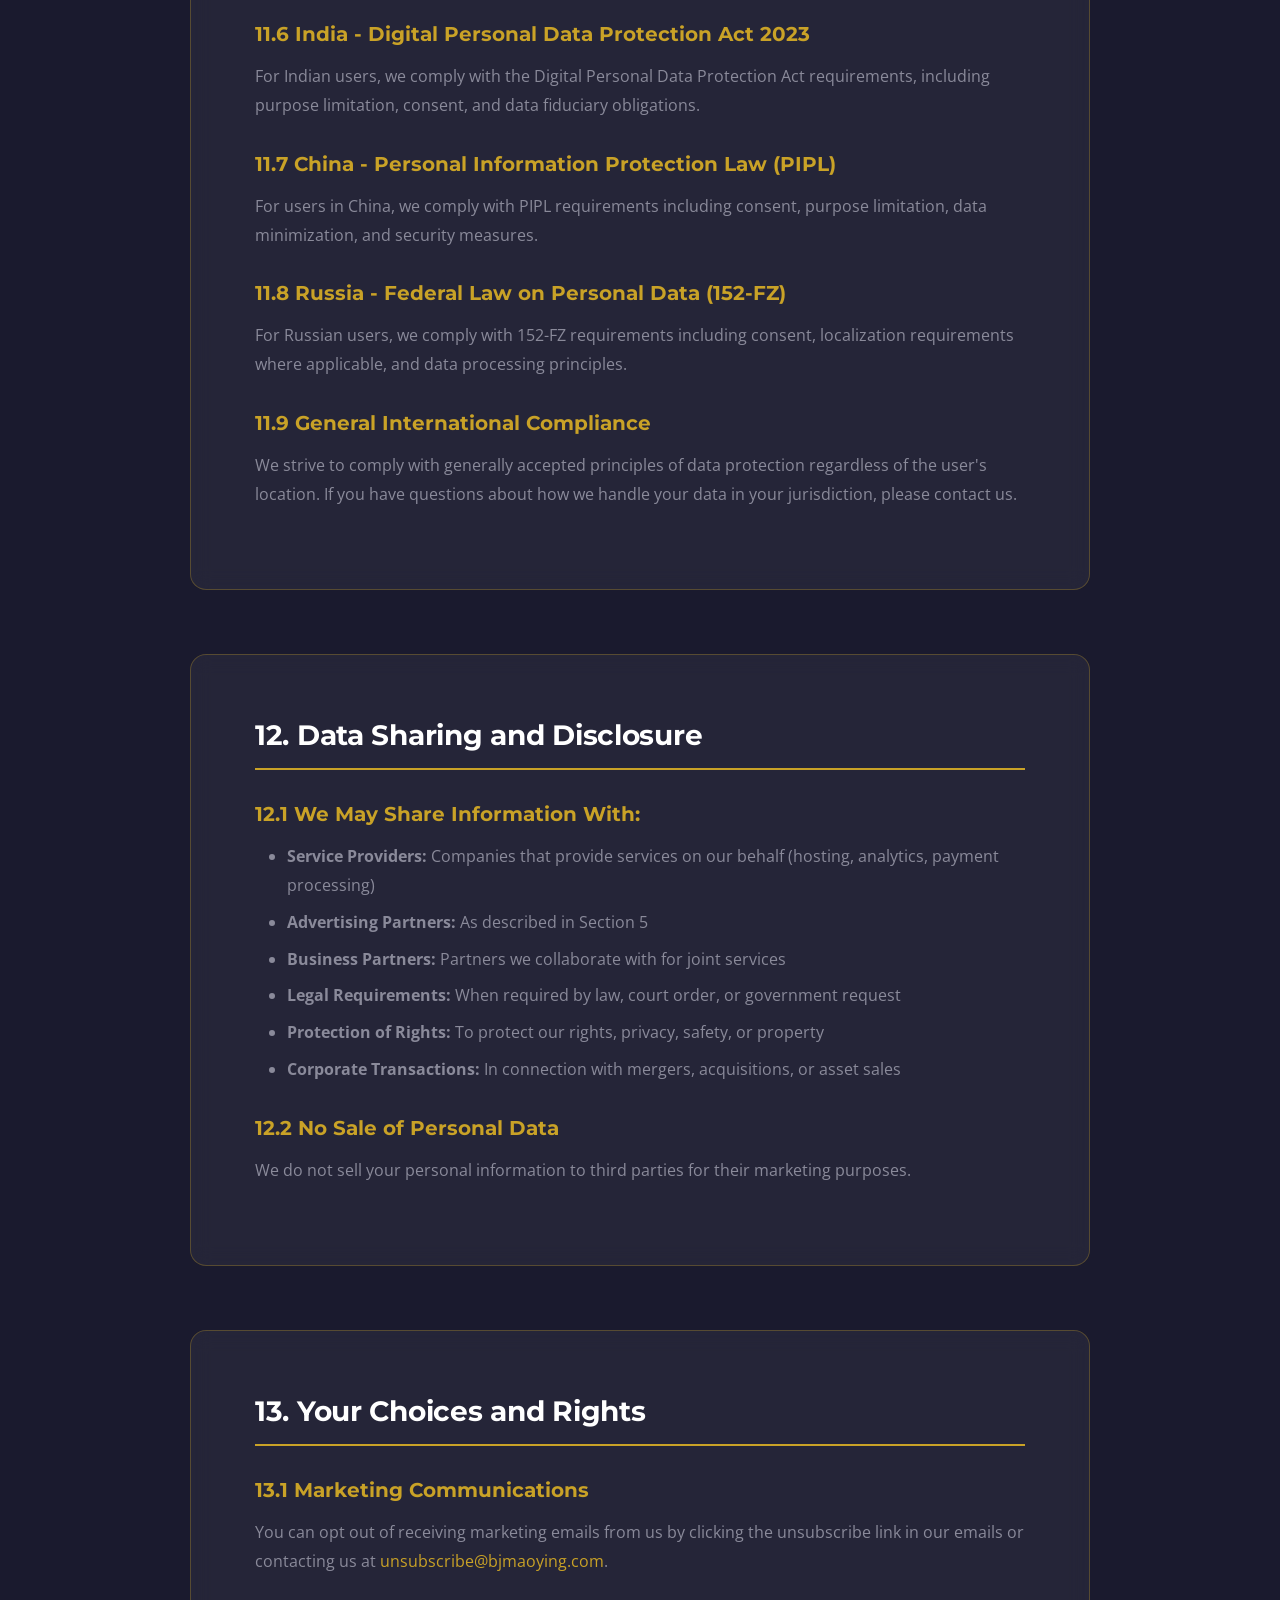
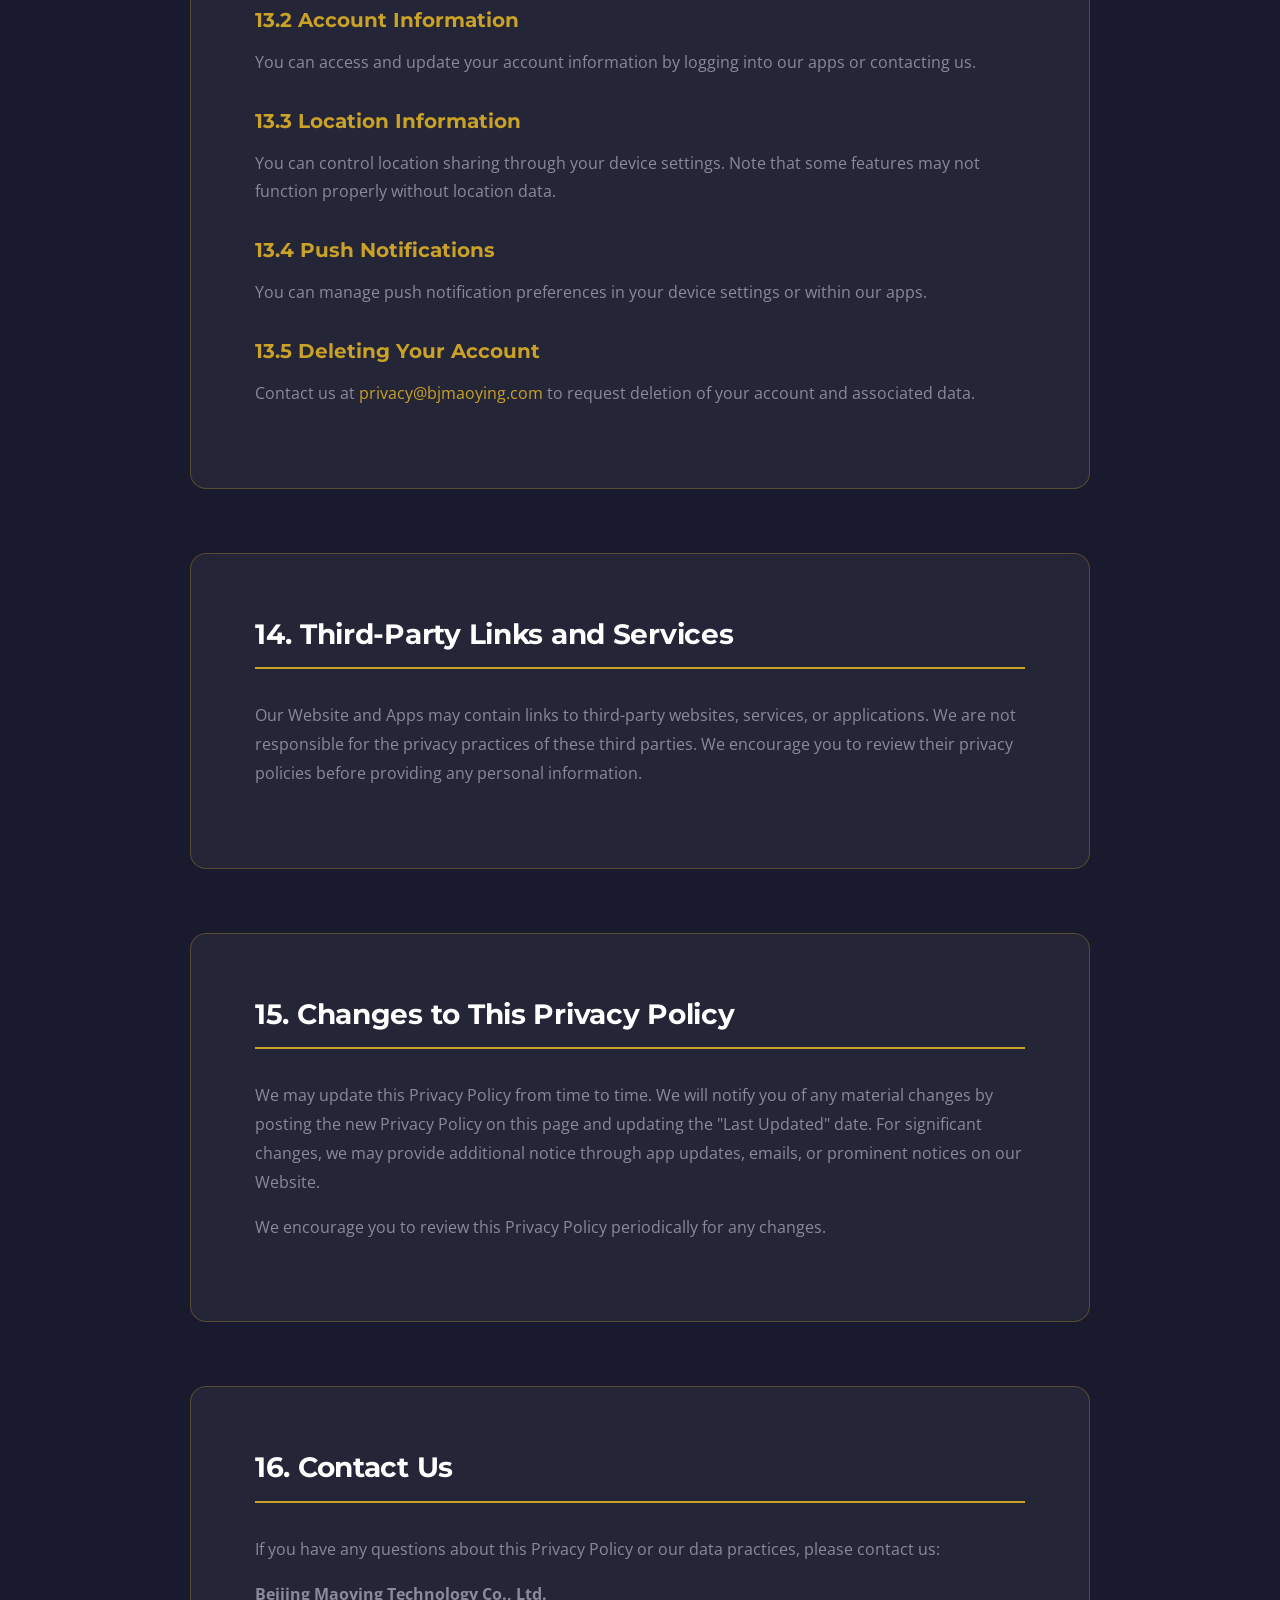
<file: privacy.html>
<!DOCTYPE html>
<html lang="en">
<head>
    <meta charset="UTF-8">
    <meta name="viewport" content="width=device-width, initial-scale=1.0">
    <meta http-equiv="X-UA-Compatible" content="IE=edge">
    
    <!-- SEO Meta Tags -->
    <title>Privacy Policy | Beijing Maoying Technology Co., Ltd.</title>
    <meta name="description" content="Beijing Maoying Technology Privacy Policy. Learn how we collect, use, and protect your personal data, including our compliance with GDPR, CCPA, and international privacy laws.">
    <meta name="keywords" content="privacy policy, data protection, GDPR, CCPA, AdMob, Google Play privacy, App Store privacy, mobile app privacy, personal data, cookies">
    <meta name="author" content="Beijing Maoying Technology Co., Ltd.">
    <meta name="robots" content="noindex, follow">
    
    <!-- Canonical -->
    <link rel="canonical" href="https://bjmaoying.com/privacy.html">
    
    <!-- Favicon -->
    <link rel="icon" type="image/svg+xml" href="data:image/svg+xml,<svg xmlns='http://www.w3.org/2000/svg' viewBox='0 0 100 100'><circle cx='50' cy='50' r='48' stroke='%23c9a227' stroke-width='2' fill='%231a1a2e'/><path d='M30 75 L30 35 L50 55 L70 35 L70 75' stroke='%23c9a227' stroke-width='4' fill='none'/></svg>">
    
    <!-- Google Fonts -->
    <link rel="preconnect" href="https://fonts.googleapis.com">
    <link rel="preconnect" href="https://fonts.gstatic.com" crossorigin>
    <link href="https://fonts.googleapis.com/css2?family=Montserrat:wght@400;500;600;700;800&family=Open+Sans:wght@300;400;500;600;700&display=swap" rel="stylesheet">
    
    <!-- Stylesheet -->
    <link rel="stylesheet" href="css/style.css">
</head>
<body>
    <!-- Navigation -->
    <nav class="navbar">
        <div class="navbar-container">
            <a href="index.html" class="logo">
                <svg viewBox="0 0 100 100" fill="none">
                    <circle cx="50" cy="50" r="48" stroke="#c9a227" stroke-width="2" fill="#1a1a2e"/>
                    <path d="M30 75 L30 35 L50 55 L70 35 L70 75" stroke="#c9a227" stroke-width="4" fill="none"/>
                    <line x1="20" y1="80" x2="80" y2="80" stroke="#c9a227" stroke-width="2"/>
                    <line x1="20" y1="20" x2="80" y2="20" stroke="#c9a227" stroke-width="2"/>
                </svg>
                <span>Maoying Tech</span>
            </a>
            
            <ul class="nav-menu">
                <li><a href="index.html" class="nav-link">Home</a></li>
                <li><a href="services.html" class="nav-link">Services</a></li>
                <li><a href="culture.html" class="nav-link">Culture</a></li>
                <li><a href="news.html" class="nav-link">News</a></li>
                <li><a href="contact.html" class="nav-link">Contact</a></li>
            </ul>
            
            <div class="menu-toggle">
                <span></span>
                <span></span>
                <span></span>
            </div>
        </div>
    </nav>

    <!-- Main Content -->
    <main style="padding-top: 100px;">
        <div class="container" style="padding: 4rem 2rem;">
            <h1 style="color: var(--text-light); margin-bottom: 1rem;">Privacy Policy</h1>
            <p class="legal-updated">Last Updated: December 15, 2024</p>
            
            <div class="legal-content">
                <!-- Introduction -->
                <section class="legal-section">
                    <h2>1. Introduction</h2>
                    <p>
                        Beijing Maoying Technology Co., Ltd. ("we," "us," or "our") is committed to protecting your privacy. This Privacy Policy explains how we collect, use, disclose, and safeguard your information when you visit our website at bjmaoying.com (the "Website") or use our mobile applications published on Google Play and App Store (the "Apps").
                    </p>
                    <p>
                        Please read this Privacy Policy carefully. By accessing or using our Website or Apps, you acknowledge that you have read, understood, and agree to be bound by all the terms of this Privacy Policy. If you do not agree with the terms of this Privacy Policy, please do not access the Website or use the Apps.
                    </p>
                </section>

                <!-- Information We Collect -->
                <section class="legal-section">
                    <h2>2. Information We Collect</h2>
                    
                    <h3>2.1 Personal Information</h3>
                    <p>We may collect personal information that you voluntarily provide to us when you:</p>
                    <ul>
                        <li>Fill out forms on our Website</li>
                        <li>Contact us via email or phone</li>
                        <li>Subscribe to our newsletter</li>
                        <li>Create an account in our Apps</li>
                        <li>Submit inquiries or feedback</li>
                    </ul>
                    <p>This information may include:</p>
                    <ul>
                        <li>Name</li>
                        <li>Email address</li>
                        <li>Phone number</li>
                        <li>Company name</li>
                        <li>Postal address</li>
                        <li>IP address</li>
                        <li>Device information</li>
                    </ul>
                    
                    <h3>2.2 Automatically Collected Information</h3>
                    <p>When you access our Website or use our Apps, we automatically collect certain information, including:</p>
                    <ul>
                        <li>Browser type and version</li>
                        <li>Operating system</li>
                        <li>Device identifiers</li>
                        <li>Referring website or application</li>
                        <li>Pages viewed and time spent on pages</li>
                        <li>Date and time of access</li>
                        <li>Geographic location (country/region level)</li>
                        <li>Connection type (WiFi, cellular)</li>
                    </ul>
                    
                    <h3>2.3 Information from Third Parties</h3>
                    <p>We may receive information about you from third parties, including:</p>
                    <ul>
                        <li>Advertising platforms (Google AdMob, Facebook Audience Network, Unity Ads, AppLovin, IronSource, and others)</li>
                        <li>Analytics services</li>
                        <li>Business partners</li>
                        <li>Public databases</li>
                    </ul>
                </section>

                <!-- How We Use Your Information -->
                <section class="legal-section">
                    <h2>3. How We Use Your Information</h2>
                    <p>We use the information we collect for the following purposes:</p>
                    <ul>
                        <li>To provide, maintain, and improve our services</li>
                        <li>To respond to your inquiries and fulfill your requests</li>
                        <li>To send you updates, newsletters, and marketing communications</li>
                        <li>To personalize your experience and deliver relevant content</li>
                        <li>To display targeted advertisements through our advertising partners</li>
                        <li>To analyze usage patterns and optimize our services</li>
                        <li>To detect, prevent, and address technical issues</li>
                        <li>To protect against fraud and ensure security</li>
                        <li>To comply with legal obligations</li>
                        <li>To enforce our Terms of Service</li>
                    </ul>
                </section>

                <!-- Mobile Application Specific -->
                <section class="legal-section">
                    <h2>4. Mobile Application Information</h2>
                    
                    <h3>4.1 App Store and Google Play Requirements</h3>
                    <p>Our mobile applications are published on both the Apple App Store and Google Play Store. In compliance with their policies, we collect and process data as follows:</p>
                    
                    <h3>4.2 Data Collected by Our Apps</h3>
                    <p>Our mobile applications may collect:</p>
                    <ul>
                        <li><strong>Device Data:</strong> Device type, operating system version, unique device identifiers</li>
                        <li><strong>Usage Data:</strong> Features accessed, time spent, interaction patterns</li>
                        <li><strong>Location Data:</strong> Country/region for ad targeting purposes</li>
                        <li><strong>In-App Purchases:</strong> Purchase history for transaction processing</li>
                        <li><strong>Account Information:</strong> If you create an account within our apps</li>
                    </ul>
                    
                    <h3>4.3 Third-Party Services in Our Apps</h3>
                    <p>Our apps may integrate third-party services that have their own privacy practices. Please refer to the respective privacy policies of these services.
                    </p>
                </section>

                <!-- Advertising and AdMob -->
                <section class="legal-section">
                    <h2>5. Advertising and Ad Monetization</h2>
                    
                    <h3>5.1 Overview</h3>
                    <p>We monetize our mobile applications through advertising. Our apps integrate multiple advertising platforms and networks to display advertisements. This section explains how we use advertising technologies and the information collected through advertising.</p>
                    
                    <h3>5.2 Advertising Platforms We Use</h3>
                    <p>Our applications integrate the following advertising platforms and networks:</p>
                    <ul>
                        <li><strong>Google AdMob</strong> - Google's mobile advertising platform</li>
                        <li><strong>Facebook Audience Network</strong> - Facebook's mobile advertising network</li>
                        <li><strong>Unity Ads</strong> - Unity Technologies' advertising platform</li>
                        <li><strong>AppLovin</strong> - Mobile advertising and monetization platform</li>
                        <li><strong>IronSource</strong> - Mobile advertising and app monetization platform</li>
                        <li><strong>MoPub (Twitter)</strong> - Twitter's mobile ad mediation platform</li>
                        <li><strong>Chartboost</strong> - Mobile game advertising and monetization platform</li>
                        <li><strong>Vungle</strong> - Mobile video advertising platform</li>
                        <li><strong>Mintegral</strong> - Global mobile advertising platform</li>
                        <li><strong>穿山甲 (Pangle)</strong> - ByteDance's advertising platform</li>
                        <li><strong>Smaato</strong> - Global mobile advertising exchange</li>
                        <li><strong>OpenX</strong> - Programmatic advertising exchange</li>
                        <li><strong>InMobi</strong> - Mobile advertising and monetization platform</li>
                        <li><strong>Mobvista</strong> - Global mobile marketing platform</li>
                        <li><strong>Liftoff</strong> - Mobile app marketing and engagement platform</li>
                    </ul>
                    
                    <h3>5.3 Types of Advertisements</h3>
                    <p>Our applications may display the following types of advertisements:</p>
                    <ul>
                        <li><strong>Splash Ads:</strong> Full-screen advertisements displayed during app launch or loading</li>
                        <li><strong>Rewarded Video Ads:</strong> Video advertisements that users can watch in exchange for in-app rewards</li>
                        <li><strong>Interstitial Ads:</strong> Full-screen advertisements displayed at natural transition points</li>
                        <li><strong>Banner Ads:</strong> Rectangular display advertisements shown at the top or bottom of the screen</li>
                        <li><strong>Native Ads:</strong> Advertisements designed to match the look and feel of the app content</li>
                        <li><strong>Playable Ads:</strong> Interactive advertisements that allow users to preview app content</li>
                    </ul>
                    
                    <h3>5.4 Information Collected for Advertising</h3>
                    <p>Advertising platforms may collect and use:</p>
                    <ul>
                        <li>Device identifiers (GAID on Android, IDFA on iOS)</li>
                        <li>Device information (type, model, operating system)</li>
                        <li>Location data (country, region, city)</li>
                        <li>App usage data and behavioral patterns</li>
                        <li>IP address</li>
                        <li>Advertising identifiers</li>
                        <li>Cookie data (for web-based ads)</li>
                        <li>Conversion tracking data</li>
                    </ul>
                    
                    <h3>5.5 AdMob Specific Information</h3>
                    <p>When you use apps with Google AdMob:</p>
                    <ul>
                        <li>Google may collect and process data as described in Google's Privacy Policy at <a href="https://policies.google.com/privacy" target="_blank" rel="noopener">https://policies.google.com/privacy</a></li>
                        <li>You can control interest-based advertising through Google's Ads Settings</li>
                        <li>AdMob may use collected data for personalization of ads based on your interests</li>
                        <li>Google provides options to opt out of personalized advertising</li>
                    </ul>
                    
                    <h3>5.6 How to Control Advertising</h3>
                    <p>You can control advertising preferences in the following ways:</p>
                    <ul>
                        <li><strong>Device Settings:</strong> On Android, you can reset or opt out of advertising ID through device settings. On iOS, you can enable "Limit Ad Tracking" in Privacy settings.</li>
                        <li><strong>Platform-Specific Settings:</strong>
                            <ul>
                                <li>Google: <a href="https://adssettings.google.com" target="_blank" rel="noopener">https://adssettings.google.com</a></li>
                                <li>Apple: Enable Limit Ad Tracking in iOS Settings > Privacy > Advertising</li>
                            </ul>
                        </li>
                        <li><strong>Within Our Apps:</strong> Some of our apps may offer in-app settings to manage ad preferences</li>
                    </ul>
                    
                    <h3>5.7 Ad Revenue and Analytics</h3>
                    <p>We use analytics tools to measure advertising performance and optimize ad placement. This includes tracking:</p>
                    <ul>
                        <li>Ad impression counts</li>
                        <li>Click-through rates</li>
                        <li>Conversion rates</li>
                        <li>Revenue generated from ads</li>
                        <li>User engagement with ads</li>
                    </ul>
                </section>

                <!-- Cookies and Tracking Technologies -->
                <section class="legal-section">
                    <h2>6. Cookies and Tracking Technologies</h2>
                    
                    <h3>6.1 What Are Cookies</h3>
                    <p>Cookies are small text files that are stored on your device when you visit a website. They help websites remember your preferences and understand how you interact with the site.</p>
                    
                    <h3>6.2 Types of Cookies We Use</h3>
                    <ul>
                        <li><strong>Essential Cookies:</strong> Required for basic website functionality</li>
                        <li><strong>Analytics Cookies:</strong> Help us understand how visitors interact with our website</li>
                        <li><strong>Advertising Cookies:</strong> Used by our advertising partners to deliver relevant advertisements</li>
                        <li><strong>Functionality Cookies:</strong> Remember your preferences and settings</li>
                    </ul>
                    
                    <h3>6.3 Third-Party Cookies</h3>
                    <p>Our website may use third-party cookies from:</p>
                    <ul>
                        <li>Google Analytics</li>
                        <li>Google AdSense</li>
                        <li>Facebook Pixel</li>
                        <li>Other advertising and analytics providers</li>
                    </ul>
                    
                    <h3>6.4 Managing Cookies</h3>
                    <p>You can control cookies through your browser settings. Note that disabling cookies may affect website functionality.</p>
                </section>

                <!-- Data Protection -->
                <section class="legal-section">
                    <h2>7. Data Protection and Security</h2>
                    
                    <h3>7.1 Security Measures</h3>
                    <p>We implement appropriate technical and organizational security measures to protect your personal information, including:</p>
                    <ul>
                        <li>Encryption of data in transit and at rest</li>
                        <li>Secure server infrastructure</li>
                        <li>Access controls and authentication</li>
                        <li>Regular security assessments</li>
                        <li>Employee training on data protection</li>
                        <li>Incident response procedures</li>
                    </ul>
                    
                    <h3>7.2 Data Retention</h3>
                    <p>We retain your personal information for as long as necessary to fulfill the purposes outlined in this Privacy Policy, unless a longer retention period is required by law. When information is no longer needed, we securely delete or anonymize it.</p>
                    
                    <h3>7.3 International Data Transfers</h3>
                    <p>Your information may be transferred to and processed in countries other than your country of residence. These countries may have different data protection laws. When we transfer data internationally, we ensure appropriate safeguards are in place.</p>
                </section>

                <!-- GDPR Compliance -->
                <section class="legal-section">
                    <h2>8. European Union / GDPR Compliance</h2>
                    
                    <p>If you are located in the European Union (EU) or European Economic Area (EEA), this section applies to you.</p>
                    
                    <h3>8.1 Legal Basis for Processing</h3>
                    <p>We process your personal data under the following legal bases:</p>
                    <ul>
                        <li><strong>Consent:</strong> You have given clear consent for us to process your personal data</li>
                        <li><strong>Contract:</strong> Processing is necessary for a contract we have with you</li>
                        <li><strong>Legal Obligation:</strong> Processing is necessary for us to comply with the law</li>
                        <li><strong>Legitimate Interests:</strong> Processing is necessary for our legitimate interests, balanced against your rights</li>
                    </ul>
                    
                    <h3>8.2 Your GDPR Rights</h3>
                    <p>Under the GDPR, you have the following rights:</p>
                    <ul>
                        <li><strong>Right of Access:</strong> You can request copies of your personal data</li>
                        <li><strong>Right to Rectification:</strong> You can request correction of inaccurate data</li>
                        <li><strong>Right to Erasure:</strong> You can request deletion of your personal data</li>
                        <li><strong>Right to Restrict Processing:</strong> You can request limitation of processing</li>
                        <li><strong>Right to Data Portability:</strong> You can request transfer of your data</li>
                        <li><strong>Right to Object:</strong> You can object to certain processing activities</li>
                        <li><strong>Rights Related to Automated Decision-Making:</strong> You have rights regarding automated processing</li>
                    </ul>
                    
                    <h3>8.3 Data Protection Officer</h3>
                    <p>For GDPR-related inquiries, you can contact our Data Protection Officer at: <a href="mailto:privacy@bjmaoying.com">privacy@bjmaoying.com</a></p>
                    
                    <h3>8.4 Supervisory Authority</h3>
                    <p>You have the right to lodge a complaint with a supervisory authority in your EU member state.</p>
                </section>

                <!-- CCPA Compliance -->
                <section class="legal-section">
                    <h2>9. California Consumer Privacy Act (CCPA) Compliance</h2>
                    
                    <p>If you are a California resident, this section applies to you. The CCPA provides specific rights to California consumers.</p>
                    
                    <h3>9.1 Information We Collect</h3>
                    <p>Under the CCPA, we collect the following categories of personal information:</p>
                    <ul>
                        <li>Identifiers (name, email, IP address, device identifiers)</li>
                        <li>Commercial information (transaction history, app usage)</li>
                        <li>Internet activity information (browsing history, interactions)</li>
                        <li>Geolocation data</li>
                        <li>Inferences from collected data</li>
                    </ul>
                    
                    <h3>9.2 CCPA Rights</h3>
                    <p>As a California resident, you have the right to:</p>
                    <ul>
                        <li><strong>Know:</strong> Request disclosure of personal information collected, used, disclosed, or sold</li>
                        <li><strong>Delete:</strong> Request deletion of personal information</li>
                        <li><strong>Opt-Out:</strong> Opt-out of the sale of personal information</li>
                        <li><strong>Non-Discrimination:</strong> Not be discriminated against for exercising your rights</li>
                    </ul>
                    
                    <h3>9.3 Do Not Sell My Personal Information</h3>
                    <p>We do not sell your personal information in the traditional sense. However, our advertising partners may use device identifiers and similar data for targeted advertising. You can opt out of such practices through the settings described in Section 5.6.</p>
                    
                    <h3>9.4 Submitting CCPA Requests</h3>
                    <p>To exercise your CCPA rights, contact us at: <a href="mailto:privacy@bjmaoying.com">privacy@bjmaoying.com</a></p>
                    <p>We will verify your identity before processing your request.</p>
                </section>

                <!-- Children's Privacy -->
                <section class="legal-section">
                    <h2>10. Children's Privacy</h2>
                    
                    <h3>10.1 Age Restrictions</h3>
                    <p>Our services are not directed to children under the age of 13 (or 16 in certain jurisdictions). We do not knowingly collect personal information from children under these ages.</p>
                    
                    <h3>10.2 COPPA Compliance (United States)</h3>
                    <p>In compliance with the Children's Online Privacy Protection Act (COPPA):</p>
                    <ul>
                        <li>We do not knowingly collect personal information from children under 13</li>
                        <li>If we discover we have collected information from a child under 13, we will delete it promptly</li>
                        <li>Parents or guardians can contact us to request deletion of their child's information</li>
                    </ul>
                    
                    <h3>10.3 GDPR-K Compliance (Europe)</h3>
                    <p>For users in the EU, we do not knowingly process personal data of children under 16 without parental consent, in accordance with GDPR-K requirements.</p>
                    
                    <h3>10.4 Age-Gating</h3>
                    <p>Our apps may include age verification mechanisms. If you believe a child has provided us with personal information, please contact us immediately at: <a href="mailto:privacy@bjmaoying.com">privacy@bjmaoying.com</a></p>
                </section>

                <!-- International Privacy Laws -->
                <section class="legal-section">
                    <h2>11. International Privacy Laws</h2>
                    
                    <p>We comply with applicable privacy laws in various jurisdictions. Below are specific requirements we follow:</p>
                    
                    <h3>11.1 Brazil - Lei Geral de Proteção de Dados (LGPD)</h3>
                    <p>For users in Brazil, we process personal data in accordance with LGPD requirements, including providing clear information about data processing and respecting legal bases for processing.</p>
                    
                    <h3>11.2 Canada - Personal Information Protection and Electronic Documents Act (PIPEDA)</h3>
                    <p>For Canadian users, we comply with PIPEDA principles including accountability, identifying purposes, consent, limiting collection, accuracy, safeguards, openness, and individual access.</p>
                    
                    <h3>11.3 Australia - Privacy Act 1988</h3>
                    <p>We comply with the Australian Privacy Principles, including notification of collection, use and disclosure, data quality, security, access and correction, and anonymity.</p>
                    
                    <h3>11.4 Japan - Act on Protection of Personal Information (APPI)</h3>
                    <p>For Japanese users, we comply with APPI requirements including purpose specification, consent, accuracy, security measures, and handling complaints.</p>
                    
                    <h3>11.5 South Korea - Personal Information Protection Act (PIPA)</h3>
                    <p>We comply with PIPA requirements including collection limitation, purpose specification, consent, and data retention and disposal.</p>
                    
                    <h3>11.6 India - Digital Personal Data Protection Act 2023</h3>
                    <p>For Indian users, we comply with the Digital Personal Data Protection Act requirements, including purpose limitation, consent, and data fiduciary obligations.</p>
                    
                    <h3>11.7 China - Personal Information Protection Law (PIPL)</h3>
                    <p>For users in China, we comply with PIPL requirements including consent, purpose limitation, data minimization, and security measures.</p>
                    
                    <h3>11.8 Russia - Federal Law on Personal Data (152-FZ)</h3>
                    <p>For Russian users, we comply with 152-FZ requirements including consent, localization requirements where applicable, and data processing principles.</p>
                    
                    <h3>11.9 General International Compliance</h3>
                    <p>We strive to comply with generally accepted principles of data protection regardless of the user's location. If you have questions about how we handle your data in your jurisdiction, please contact us.</p>
                </section>

                <!-- Data Sharing -->
                <section class="legal-section">
                    <h2>12. Data Sharing and Disclosure</h2>
                    
                    <h3>12.1 We May Share Information With:</h3>
                    <ul>
                        <li><strong>Service Providers:</strong> Companies that provide services on our behalf (hosting, analytics, payment processing)</li>
                        <li><strong>Advertising Partners:</strong> As described in Section 5</li>
                        <li><strong>Business Partners:</strong> Partners we collaborate with for joint services</li>
                        <li><strong>Legal Requirements:</strong> When required by law, court order, or government request</li>
                        <li><strong>Protection of Rights:</strong> To protect our rights, privacy, safety, or property</li>
                        <li><strong>Corporate Transactions:</strong> In connection with mergers, acquisitions, or asset sales</li>
                    </ul>
                    
                    <h3>12.2 No Sale of Personal Data</h3>
                    <p>We do not sell your personal information to third parties for their marketing purposes.</p>
                </section>

                <!-- Your Choices -->
                <section class="legal-section">
                    <h2>13. Your Choices and Rights</h2>
                    
                    <h3>13.1 Marketing Communications</h3>
                    <p>You can opt out of receiving marketing emails from us by clicking the unsubscribe link in our emails or contacting us at <a href="mailto:unsubscribe@bjmaoying.com">unsubscribe@bjmaoying.com</a>.</p>
                    
                    <h3>13.2 Account Information</h3>
                    <p>You can access and update your account information by logging into our apps or contacting us.</p>
                    
                    <h3>13.3 Location Information</h3>
                    <p>You can control location sharing through your device settings. Note that some features may not function properly without location data.</p>
                    
                    <h3>13.4 Push Notifications</h3>
                    <p>You can manage push notification preferences in your device settings or within our apps.</p>
                    
                    <h3>13.5 Deleting Your Account</h3>
                    <p>Contact us at <a href="mailto:privacy@bjmaoying.com">privacy@bjmaoying.com</a> to request deletion of your account and associated data.</p>
                </section>

                <!-- Third-Party Links -->
                <section class="legal-section">
                    <h2>14. Third-Party Links and Services</h2>
                    <p>Our Website and Apps may contain links to third-party websites, services, or applications. We are not responsible for the privacy practices of these third parties. We encourage you to review their privacy policies before providing any personal information.</p>
                </section>

                <!-- Changes to Privacy Policy -->
                <section class="legal-section">
                    <h2>15. Changes to This Privacy Policy</h2>
                    <p>We may update this Privacy Policy from time to time. We will notify you of any material changes by posting the new Privacy Policy on this page and updating the "Last Updated" date. For significant changes, we may provide additional notice through app updates, emails, or prominent notices on our Website.</p>
                    <p>We encourage you to review this Privacy Policy periodically for any changes.</p>
                </section>

                <!-- Contact Us -->
                <section class="legal-section">
                    <h2>16. Contact Us</h2>
                    <p>If you have any questions about this Privacy Policy or our data practices, please contact us:</p>
                    
                    <p>
                        <strong>Beijing Maoying Technology Co., Ltd.</strong><br>
                        No. 536, Huaisha Road, Bohai Town<br>
                        Huairou District, Beijing, China<br><br>
                        <strong>Email:</strong> <a href="mailto:support@bjmaoying.com">support@bjmaoying.com</a><br>
                        <strong>Business Inquiries:</strong> <a href="mailto:caoli@bjmaoying.com">caoli@bjmaoying.com</a><br>
                        <strong>Privacy Inquiries:</strong> <a href="mailto:privacy@bjmaoying.com">privacy@bjmaoying.com</a>
                    </p>
                </section>
            </div>
        </div>
    </main>

    <!-- Footer -->
    <footer class="footer">
        <div class="container">
            <div class="footer-bottom">
                <p class="footer-copyright">© 2024 Beijing Maoying Technology Co., Ltd. All rights reserved.</p>
                <div class="footer-legal">
                    <a href="privacy.html">Privacy Policy</a>
                    <a href="terms.html">Terms of Service</a>
                </div>
            </div>
        </div>
    </footer>

    <script src="js/main.js"></script>
</body>
</html>
</file>
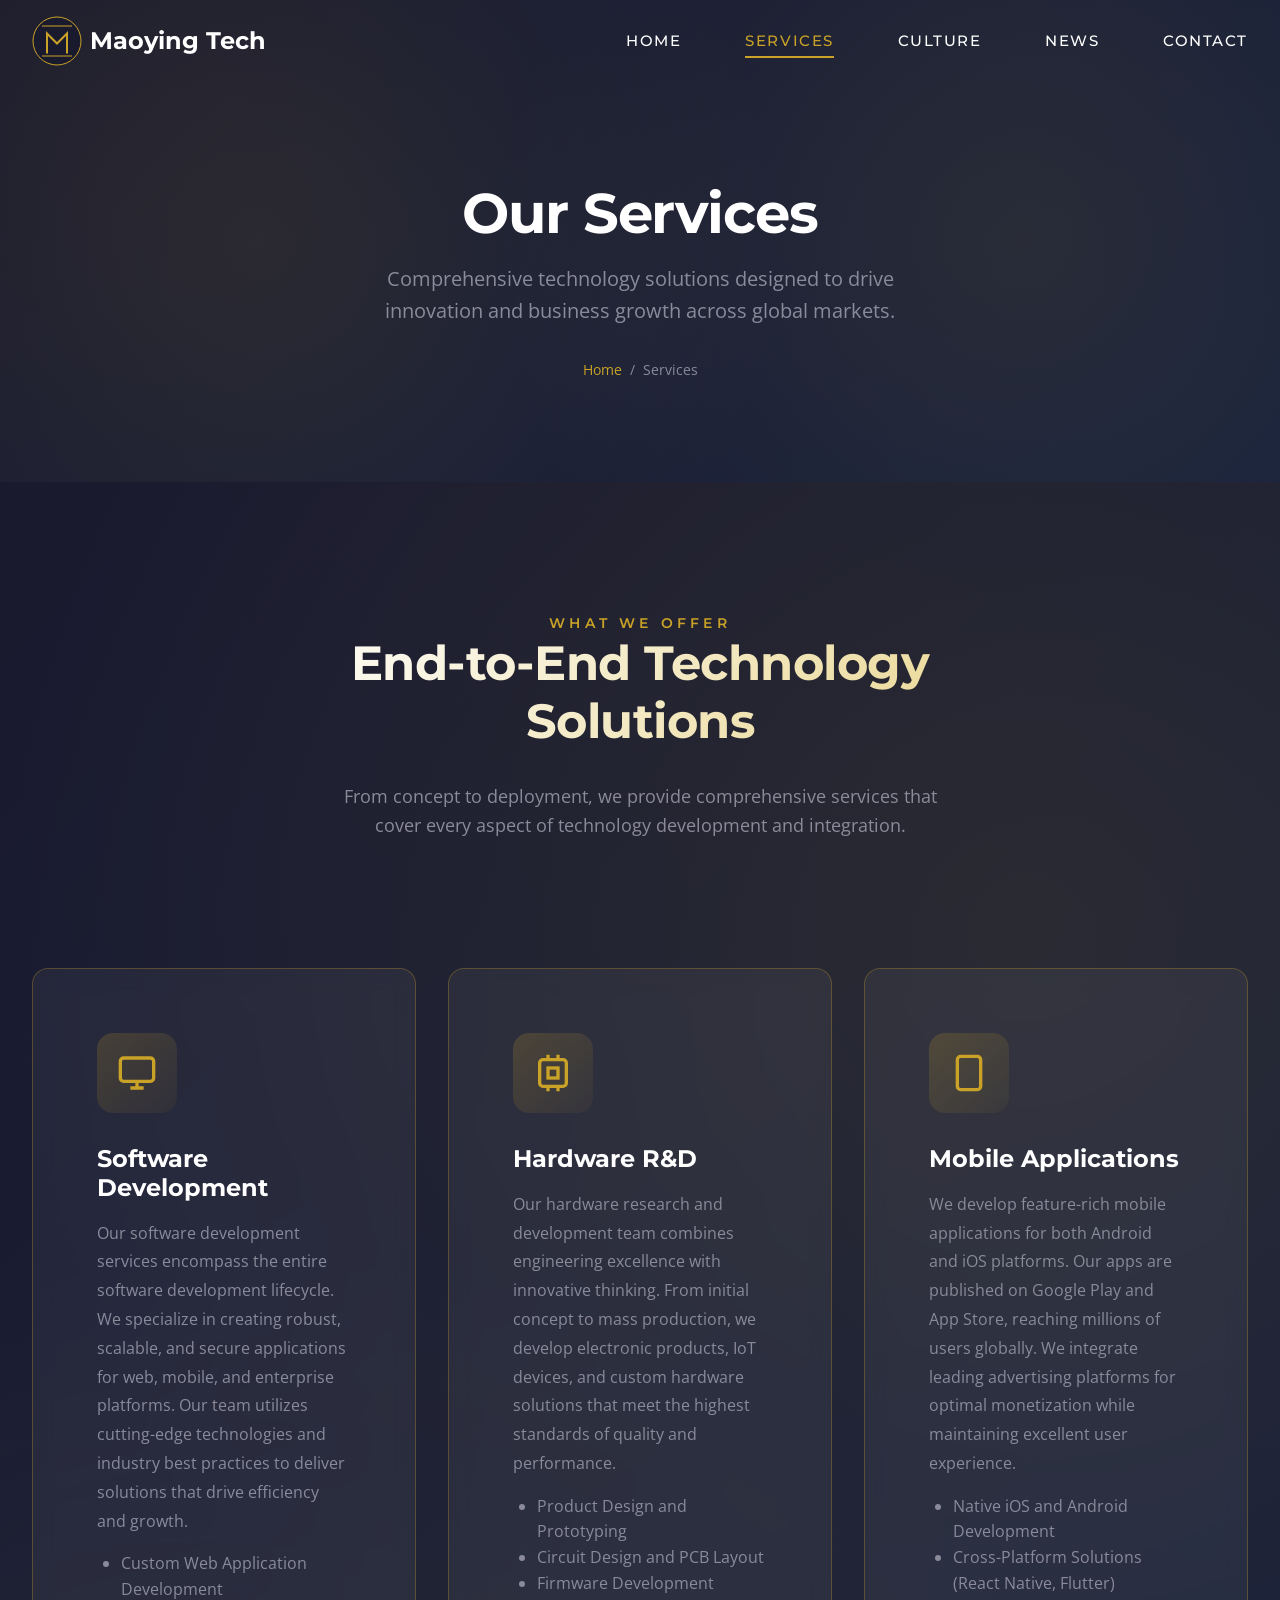
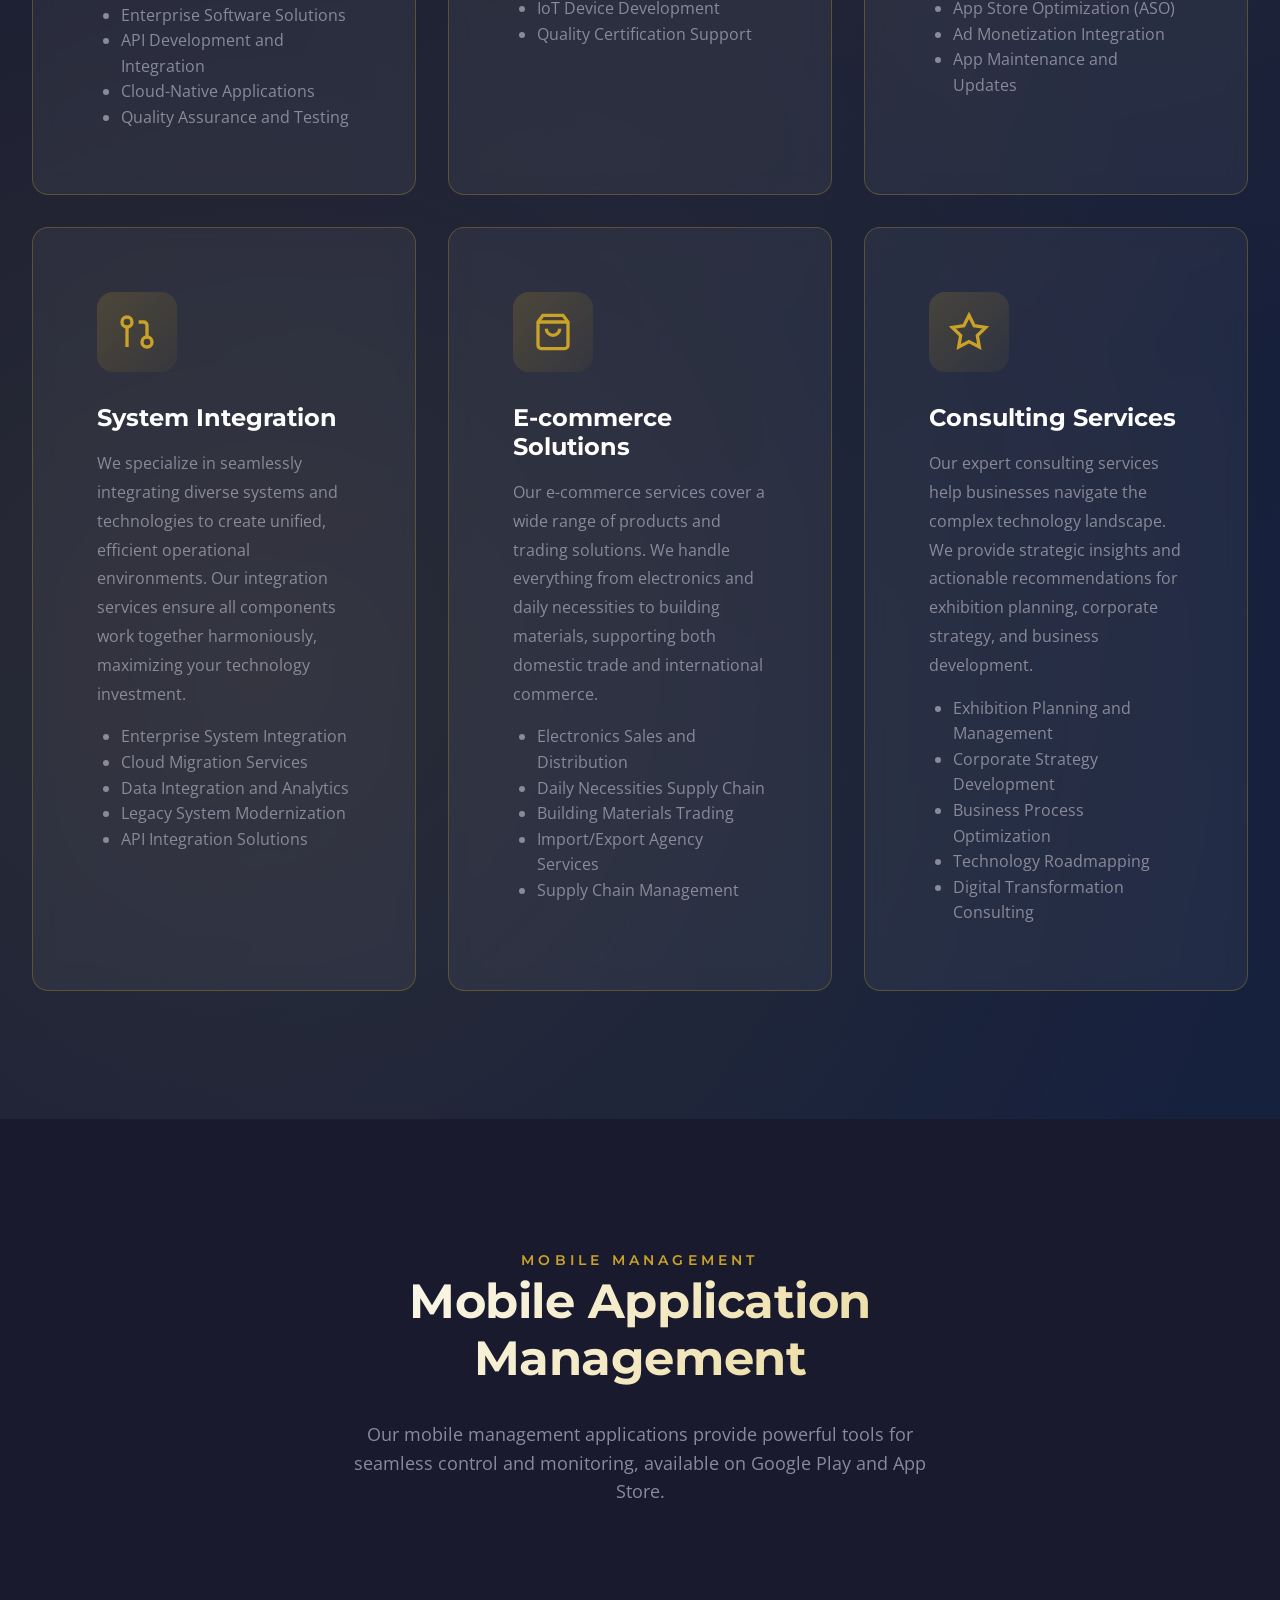
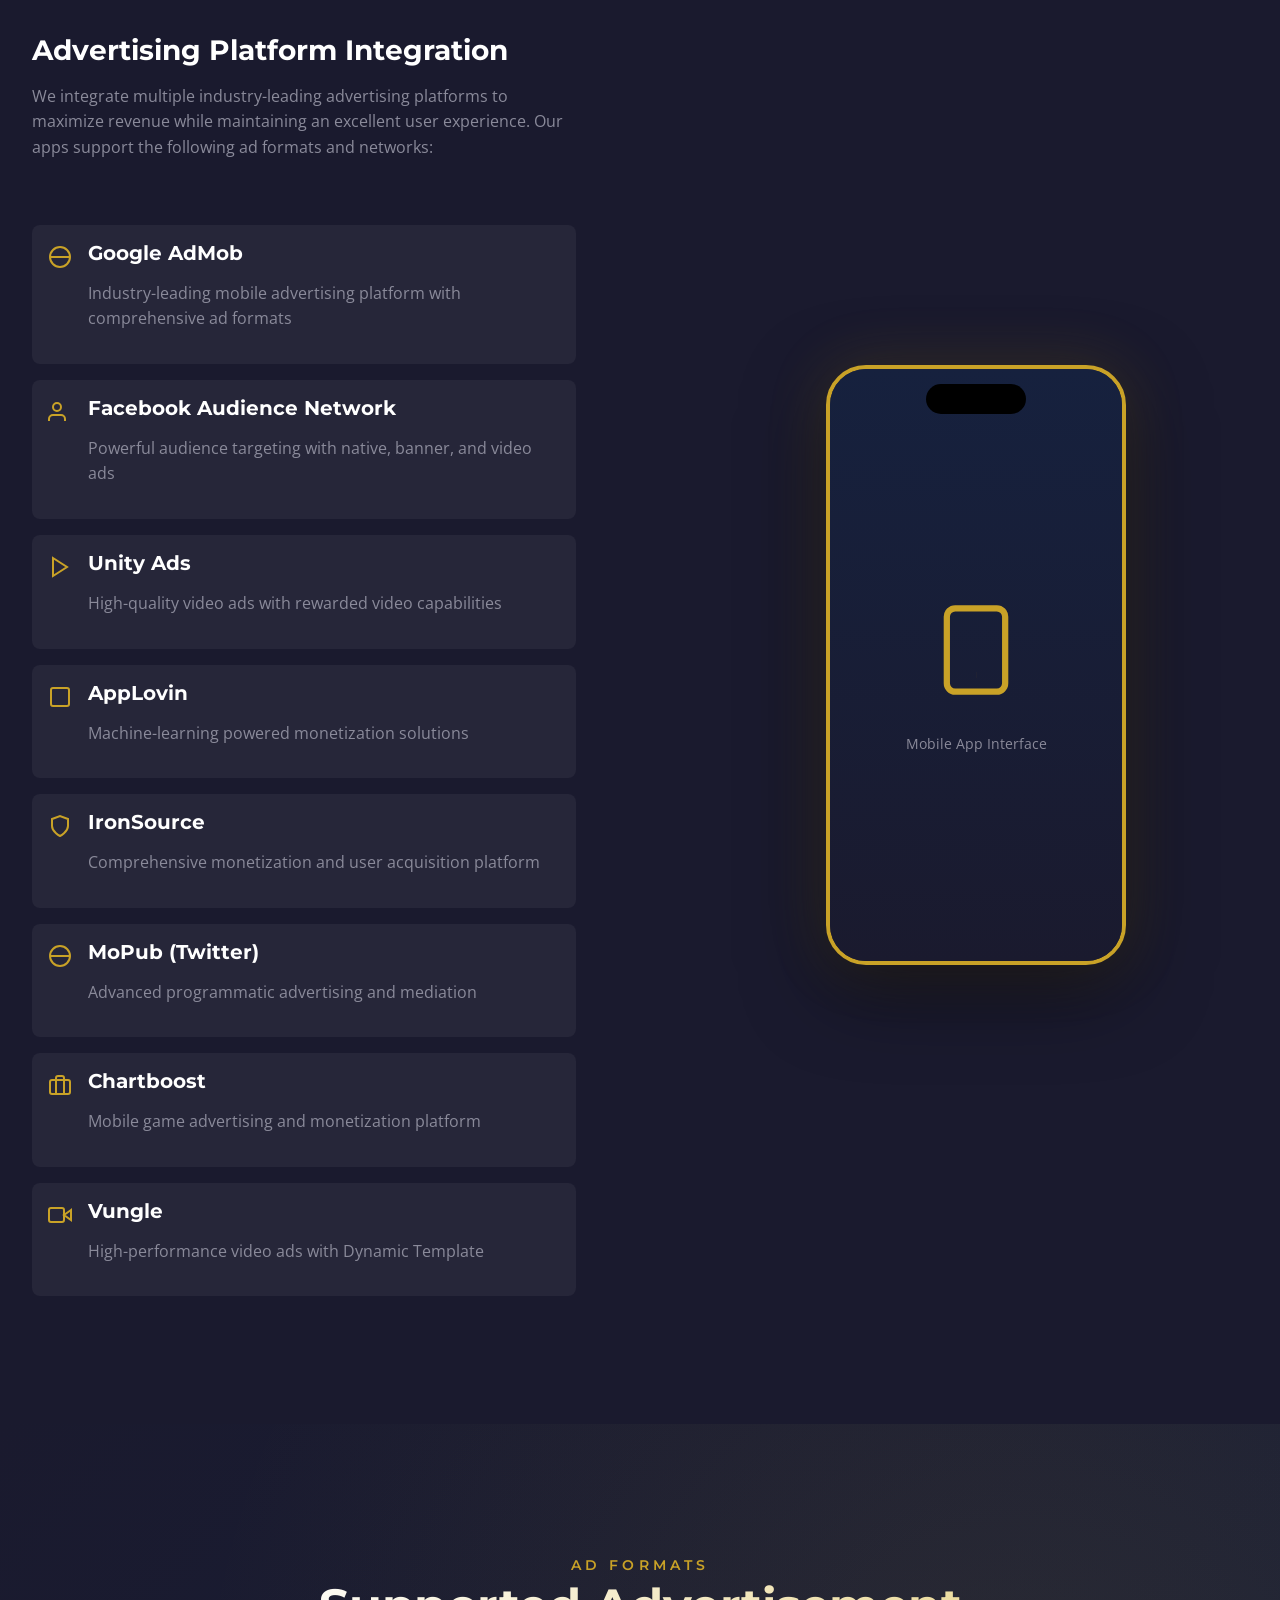
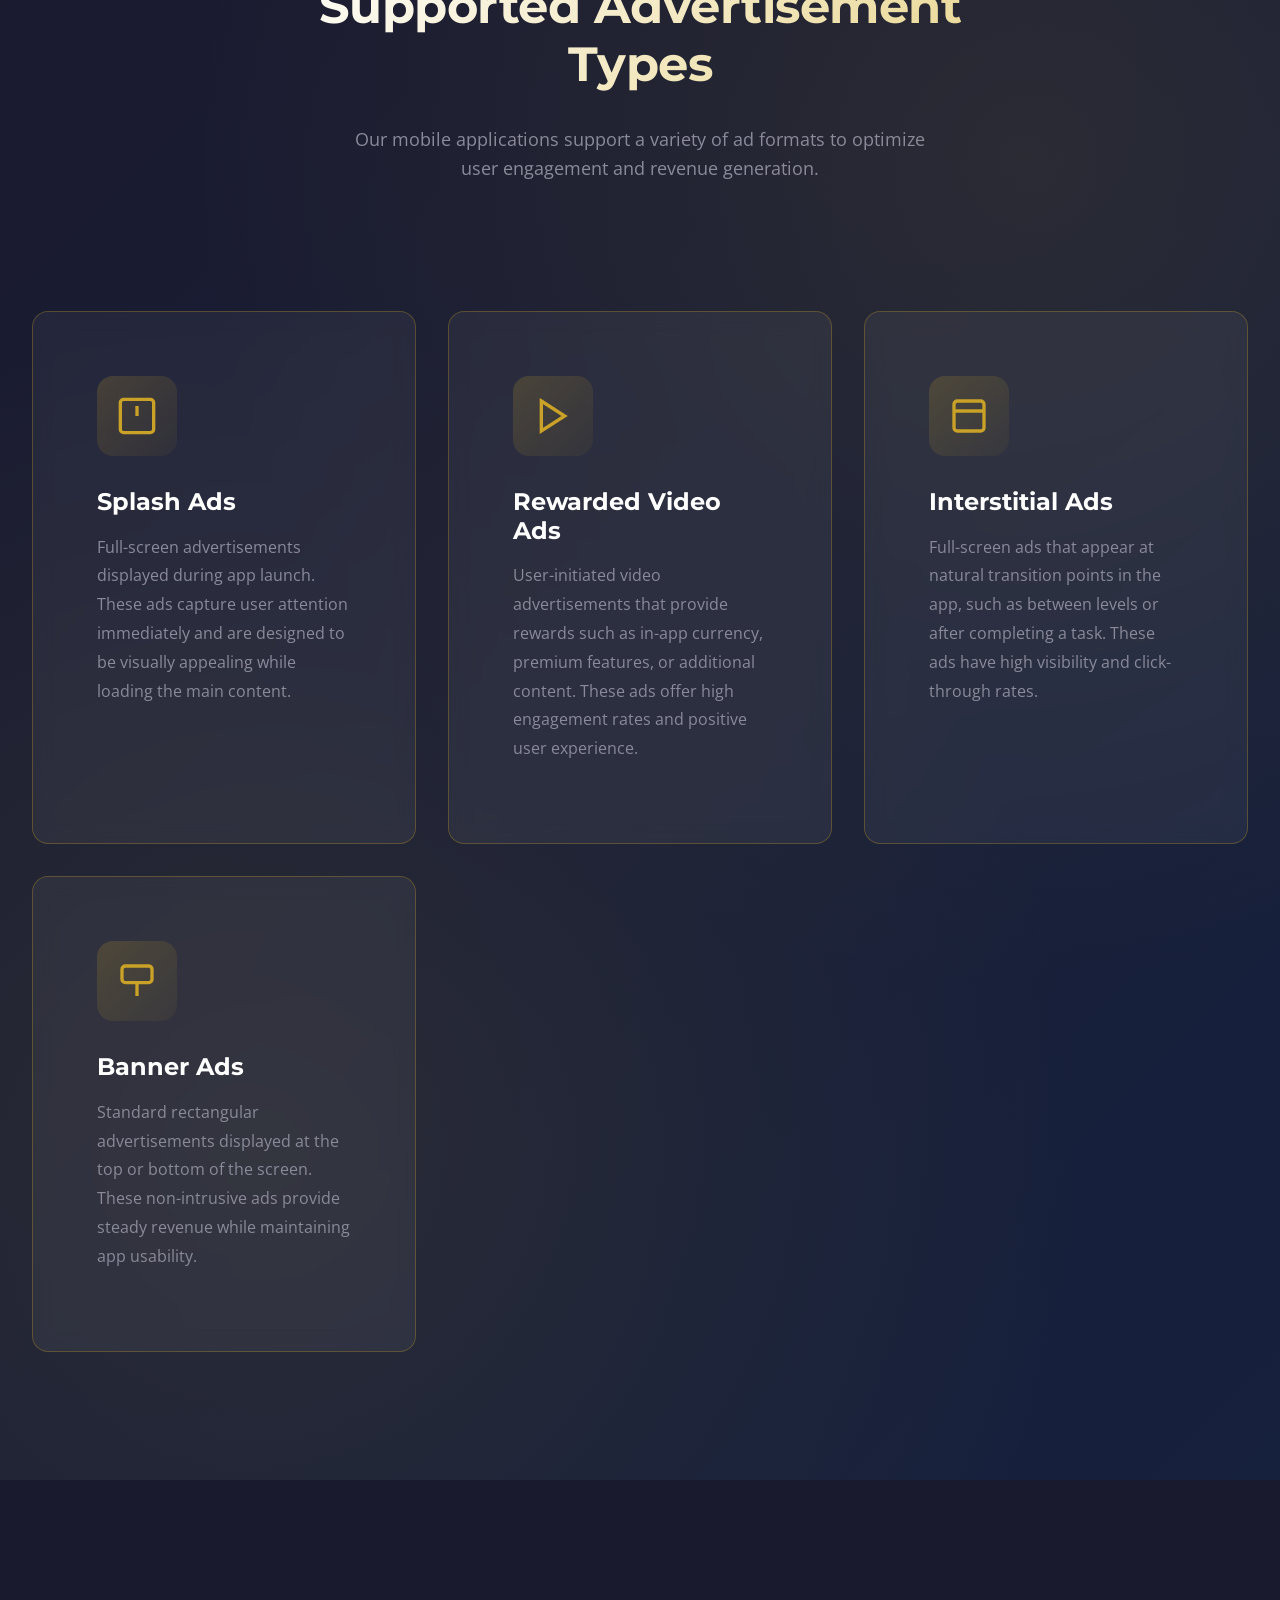
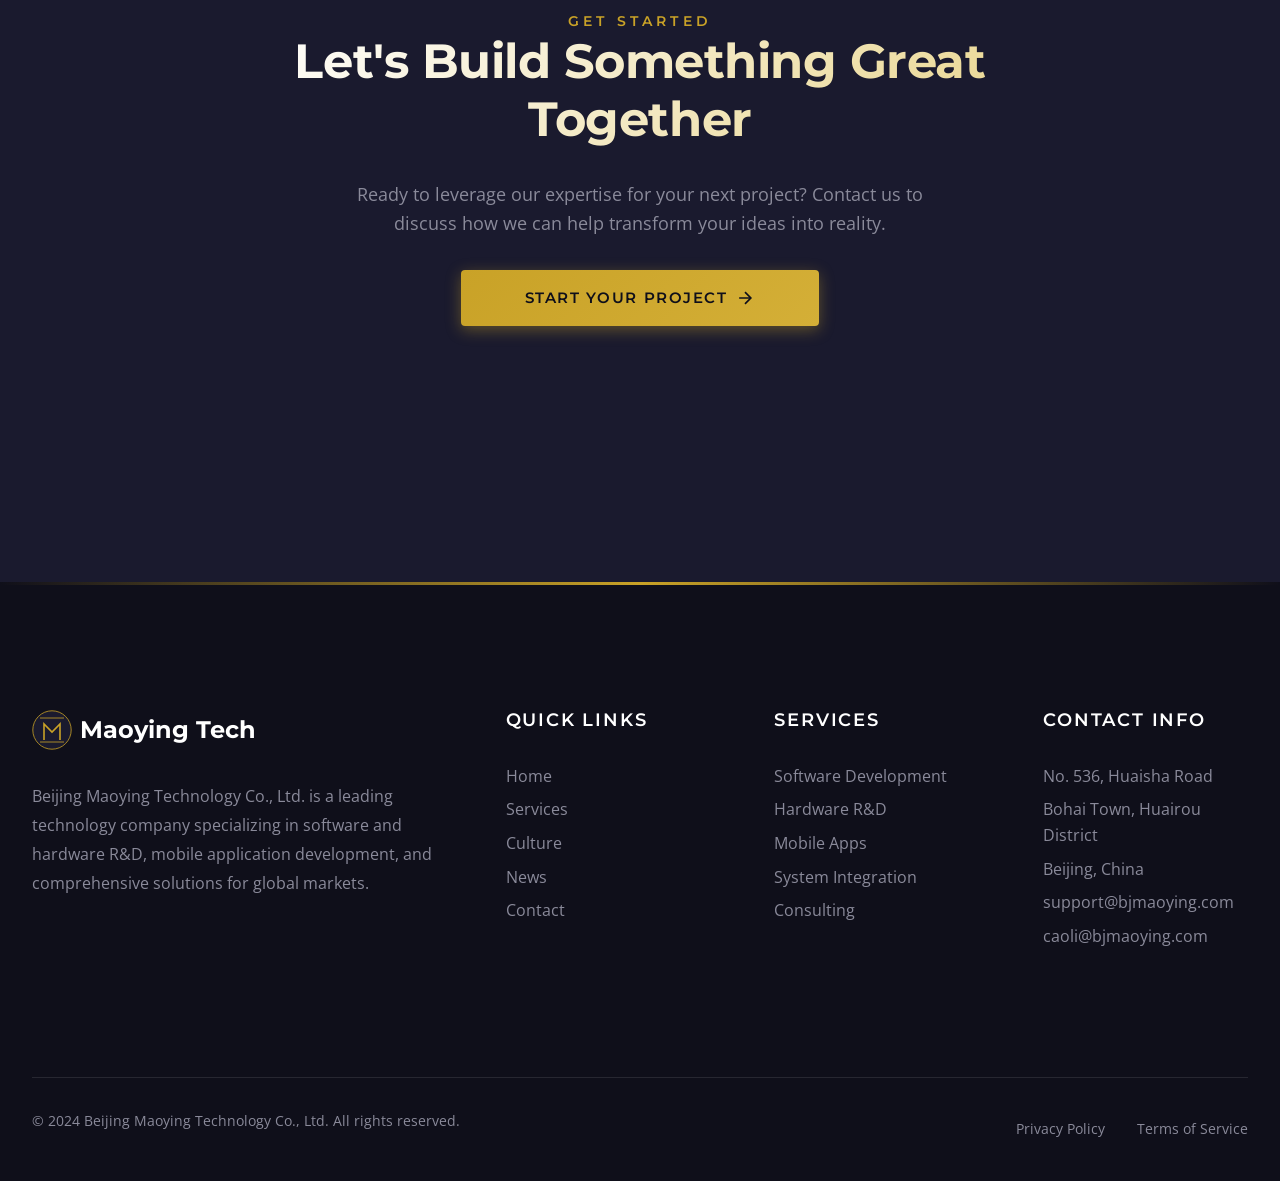
<file: services.html>
<!DOCTYPE html>
<html lang="en">
<head>
    <meta charset="UTF-8">
    <meta name="viewport" content="width=device-width, initial-scale=1.0">
    <meta http-equiv="X-UA-Compatible" content="IE=edge">
    
    <!-- SEO Meta Tags -->
    <title>Our Services | Beijing Maoying Technology Co., Ltd.</title>
    <meta name="description" content="Explore our comprehensive technology services including software development, hardware R&D, mobile application development, system integration, e-commerce solutions, and consulting services.">
    <meta name="keywords" content="software development, hardware R&D, mobile apps, system integration, e-commerce, consulting, Beijing technology, Google Play, App Store, AdMob">
    <meta name="author" content="Beijing Maoying Technology Co., Ltd.">
    <meta name="robots" content="index, follow">
    
    <!-- Open Graph -->
    <meta property="og:type" content="website">
    <meta property="og:url" content="https://bjmaoying.com/services.html">
    <meta property="og:title" content="Our Services | Beijing Maoying Technology Co., Ltd.">
    <meta property="og:description" content="Comprehensive technology solutions including software, hardware, mobile apps, and system integration.">
    
    <!-- Canonical -->
    <link rel="canonical" href="https://bjmaoying.com/services.html">
    
    <!-- Favicon -->
    <link rel="icon" type="image/svg+xml" href="data:image/svg+xml,<svg xmlns='http://www.w3.org/2000/svg' viewBox='0 0 100 100'><circle cx='50' cy='50' r='48' stroke='%23c9a227' stroke-width='2' fill='%231a1a2e'/><path d='M30 75 L30 35 L50 55 L70 35 L70 75' stroke='%23c9a227' stroke-width='4' fill='none'/></svg>">
    
    <!-- Google Fonts -->
    <link rel="preconnect" href="https://fonts.googleapis.com">
    <link rel="preconnect" href="https://fonts.gstatic.com" crossorigin>
    <link href="https://fonts.googleapis.com/css2?family=Montserrat:wght@400;500;600;700;800&family=Open+Sans:wght@300;400;500;600;700&display=swap" rel="stylesheet">
    
    <!-- Stylesheet -->
    <link rel="stylesheet" href="css/style.css">
</head>
<body>
    <!-- Loading Screen -->
    <div class="loader">
        <div class="loader-content">
            <svg class="loader-logo" viewBox="0 0 100 100" fill="none">
                <circle cx="50" cy="50" r="48" stroke="#c9a227" stroke-width="2" fill="#1a1a2e"/>
                <path d="M30 75 L30 35 L50 55 L70 35 L70 75" stroke="#c9a227" stroke-width="4" fill="none"/>
            </svg>
            <div class="loader-bar">
                <div class="loader-progress"></div>
            </div>
        </div>
    </div>

    <!-- Navigation -->
    <nav class="navbar">
        <div class="navbar-container">
            <a href="index.html" class="logo">
                <svg viewBox="0 0 100 100" fill="none">
                    <circle cx="50" cy="50" r="48" stroke="#c9a227" stroke-width="2" fill="#1a1a2e"/>
                    <path d="M30 75 L30 35 L50 55 L70 35 L70 75" stroke="#c9a227" stroke-width="4" fill="none"/>
                    <line x1="20" y1="80" x2="80" y2="80" stroke="#c9a227" stroke-width="2"/>
                    <line x1="20" y1="20" x2="80" y2="20" stroke="#c9a227" stroke-width="2"/>
                </svg>
                <span>Maoying Tech</span>
            </a>
            
            <ul class="nav-menu">
                <li><a href="index.html" class="nav-link">Home</a></li>
                <li><a href="services.html" class="nav-link active">Services</a></li>
                <li><a href="culture.html" class="nav-link">Culture</a></li>
                <li><a href="news.html" class="nav-link">News</a></li>
                <li><a href="contact.html" class="nav-link">Contact</a></li>
            </ul>
            
            <div class="menu-toggle">
                <span></span>
                <span></span>
                <span></span>
            </div>
        </div>
    </nav>

    <!-- Main Content -->
    <main>
        <!-- Page Header -->
        <section class="page-header">
            <div class="page-header-content">
                <h1 class="page-title">Our Services</h1>
                <p class="page-subtitle">Comprehensive technology solutions designed to drive innovation and business growth across global markets.</p>
                <nav class="breadcrumb" aria-label="Breadcrumb">
                    <a href="index.html">Home</a>
                    <span>/</span>
                    <span>Services</span>
                </nav>
            </div>
        </section>

        <!-- Services Overview -->
        <section class="section section-pattern">
            <div class="container">
                <div class="section-header animate-on-scroll">
                    <span class="section-subtitle">What We Offer</span>
                    <h2 class="section-title">End-to-End Technology Solutions</h2>
                    <p class="section-description">
                        From concept to deployment, we provide comprehensive services that cover every aspect of technology development and integration.
                    </p>
                </div>
                
                <div class="services-grid">
                    <!-- Software Development -->
                    <article class="card service-card animate-on-scroll stagger-1">
                        <div class="card-icon">
                            <svg viewBox="0 0 24 24" fill="none" stroke="currentColor" stroke-width="2">
                                <rect x="2" y="3" width="20" height="14" rx="2" ry="2"></rect>
                                <line x1="8" y1="21" x2="16" y2="21"></line>
                                <line x1="12" y1="17" x2="12" y2="21"></line>
                            </svg>
                        </div>
                        <h3 class="card-title">Software Development</h3>
                        <p class="card-text">
                            Our software development services encompass the entire software development lifecycle. We specialize in creating robust, scalable, and secure applications for web, mobile, and enterprise platforms. Our team utilizes cutting-edge technologies and industry best practices to deliver solutions that drive efficiency and growth.
                        </p>
                        <ul style="list-style: disc; padding-left: 1.5rem; color: var(--text-gray);">
                            <li>Custom Web Application Development</li>
                            <li>Enterprise Software Solutions</li>
                            <li>API Development and Integration</li>
                            <li>Cloud-Native Applications</li>
                            <li>Quality Assurance and Testing</li>
                        </ul>
                    </article>

                    <!-- Hardware R&D -->
                    <article class="card service-card animate-on-scroll stagger-2">
                        <div class="card-icon">
                            <svg viewBox="0 0 24 24" fill="none" stroke="currentColor" stroke-width="2">
                                <rect x="4" y="4" width="16" height="16" rx="2" ry="2"></rect>
                                <rect x="9" y="9" width="6" height="6"></rect>
                                <line x1="9" y1="1" x2="9" y2="4"></line>
                                <line x1="15" y1="1" x2="15" y2="4"></line>
                                <line x1="9" y1="20" x2="9" y2="23"></line>
                                <line x1="15" y1="20" x2="15" y2="23"></line>
                            </svg>
                        </div>
                        <h3 class="card-title">Hardware R&D</h3>
                        <p class="card-text">
                            Our hardware research and development team combines engineering excellence with innovative thinking. From initial concept to mass production, we develop electronic products, IoT devices, and custom hardware solutions that meet the highest standards of quality and performance.
                        </p>
                        <ul style="list-style: disc; padding-left: 1.5rem; color: var(--text-gray);">
                            <li>Product Design and Prototyping</li>
                            <li>Circuit Design and PCB Layout</li>
                            <li>Firmware Development</li>
                            <li>IoT Device Development</li>
                            <li>Quality Certification Support</li>
                        </ul>
                    </article>

                    <!-- Mobile Applications -->
                    <article class="card service-card animate-on-scroll stagger-3">
                        <div class="card-icon">
                            <svg viewBox="0 0 24 24" fill="none" stroke="currentColor" stroke-width="2">
                                <rect x="5" y="2" width="14" height="20" rx="2" ry="2"></rect>
                                <line x1="12" y1="18" x2="12.01" y2="18"></line>
                            </svg>
                        </div>
                        <h3 class="card-title">Mobile Applications</h3>
                        <p class="card-text">
                            We develop feature-rich mobile applications for both Android and iOS platforms. Our apps are published on Google Play and App Store, reaching millions of users globally. We integrate leading advertising platforms for optimal monetization while maintaining excellent user experience.
                        </p>
                        <ul style="list-style: disc; padding-left: 1.5rem; color: var(--text-gray);">
                            <li>Native iOS and Android Development</li>
                            <li>Cross-Platform Solutions (React Native, Flutter)</li>
                            <li>App Store Optimization (ASO)</li>
                            <li>Ad Monetization Integration</li>
                            <li>App Maintenance and Updates</li>
                        </ul>
                    </article>

                    <!-- System Integration -->
                    <article class="card service-card animate-on-scroll stagger-4">
                        <div class="card-icon">
                            <svg viewBox="0 0 24 24" fill="none" stroke="currentColor" stroke-width="2">
                                <circle cx="18" cy="18" r="3"></circle>
                                <circle cx="6" cy="6" r="3"></circle>
                                <path d="M13 6h3a2 2 0 0 1 2 2v7"></path>
                                <line x1="6" y1="9" x2="6" y2="21"></line>
                            </svg>
                        </div>
                        <h3 class="card-title">System Integration</h3>
                        <p class="card-text">
                            We specialize in seamlessly integrating diverse systems and technologies to create unified, efficient operational environments. Our integration services ensure all components work together harmoniously, maximizing your technology investment.
                        </p>
                        <ul style="list-style: disc; padding-left: 1.5rem; color: var(--text-gray);">
                            <li>Enterprise System Integration</li>
                            <li>Cloud Migration Services</li>
                            <li>Data Integration and Analytics</li>
                            <li>Legacy System Modernization</li>
                            <li>API Integration Solutions</li>
                        </ul>
                    </article>

                    <!-- E-commerce Solutions -->
                    <article class="card service-card animate-on-scroll stagger-5">
                        <div class="card-icon">
                            <svg viewBox="0 0 24 24" fill="none" stroke="currentColor" stroke-width="2">
                                <path d="M6 2L3 6v14a2 2 0 0 0 2 2h14a2 2 0 0 0 2-2V6l-3-4z"></path>
                                <line x1="3" y1="6" x2="21" y2="6"></line>
                                <path d="M16 10a4 4 0 0 1-8 0"></path>
                            </svg>
                        </div>
                        <h3 class="card-title">E-commerce Solutions</h3>
                        <p class="card-text">
                            Our e-commerce services cover a wide range of products and trading solutions. We handle everything from electronics and daily necessities to building materials, supporting both domestic trade and international commerce.
                        </p>
                        <ul style="list-style: disc; padding-left: 1.5rem; color: var(--text-gray);">
                            <li>Electronics Sales and Distribution</li>
                            <li>Daily Necessities Supply Chain</li>
                            <li>Building Materials Trading</li>
                            <li>Import/Export Agency Services</li>
                            <li>Supply Chain Management</li>
                        </ul>
                    </article>

                    <!-- Consulting Services -->
                    <article class="card service-card animate-on-scroll stagger-6">
                        <div class="card-icon">
                            <svg viewBox="0 0 24 24" fill="none" stroke="currentColor" stroke-width="2">
                                <polygon points="12 2 15.09 8.26 22 9.27 17 14.14 18.18 21.02 12 17.77 5.82 21.02 7 14.14 2 9.27 8.91 8.26 12 2"></polygon>
                            </svg>
                        </div>
                        <h3 class="card-title">Consulting Services</h3>
                        <p class="card-text">
                            Our expert consulting services help businesses navigate the complex technology landscape. We provide strategic insights and actionable recommendations for exhibition planning, corporate strategy, and business development.
                        </p>
                        <ul style="list-style: disc; padding-left: 1.5rem; color: var(--text-gray);">
                            <li>Exhibition Planning and Management</li>
                            <li>Corporate Strategy Development</li>
                            <li>Business Process Optimization</li>
                            <li>Technology Roadmapping</li>
                            <li>Digital Transformation Consulting</li>
                        </ul>
                    </article>
                </div>
            </div>
        </section>

        <!-- Mobile App Management Section -->
        <section class="section section-dark">
            <div class="container">
                <div class="section-header animate-on-scroll">
                    <span class="section-subtitle">Mobile Management</span>
                    <h2 class="section-title">Mobile Application Management</h2>
                    <p class="section-description">
                        Our mobile management applications provide powerful tools for seamless control and monitoring, available on Google Play and App Store.
                    </p>
                </div>
                
                <div class="mobile-app-content" style="margin-top: 4rem;">
                    <div class="mobile-app-text animate-left">
                        <h3>Advertising Platform Integration</h3>
                        <p>
                            We integrate multiple industry-leading advertising platforms to maximize revenue while maintaining an excellent user experience. Our apps support the following ad formats and networks:
                        </p>
                        <div class="mobile-app-features">
                            <div class="mobile-app-feature">
                                <svg viewBox="0 0 24 24" fill="none" stroke="currentColor" stroke-width="2">
                                    <circle cx="12" cy="12" r="10"></circle>
                                    <path d="M2 12h20"></path>
                                </svg>
                                <div>
                                    <h4>Google AdMob</h4>
                                    <p>Industry-leading mobile advertising platform with comprehensive ad formats</p>
                                </div>
                            </div>
                            <div class="mobile-app-feature">
                                <svg viewBox="0 0 24 24" fill="none" stroke="currentColor" stroke-width="2">
                                    <path d="M17 21v-2a4 4 0 0 0-4-4H5a4 4 0 0 0-4 4v2"></path>
                                    <circle cx="9" cy="7" r="4"></circle>
                                </svg>
                                <div>
                                    <h4>Facebook Audience Network</h4>
                                    <p>Powerful audience targeting with native, banner, and video ads</p>
                                </div>
                            </div>
                            <div class="mobile-app-feature">
                                <svg viewBox="0 0 24 24" fill="none" stroke="currentColor" stroke-width="2">
                                    <polygon points="5 3 19 12 5 21 5 3"></polygon>
                                </svg>
                                <div>
                                    <h4>Unity Ads</h4>
                                    <p>High-quality video ads with rewarded video capabilities</p>
                                </div>
                            </div>
                            <div class="mobile-app-feature">
                                <svg viewBox="0 0 24 24" fill="none" stroke="currentColor" stroke-width="2">
                                    <rect x="3" y="3" width="18" height="18" rx="2"></rect>
                                </svg>
                                <div>
                                    <h4>AppLovin</h4>
                                    <p>Machine-learning powered monetization solutions</p>
                                </div>
                            </div>
                            <div class="mobile-app-feature">
                                <svg viewBox="0 0 24 24" fill="none" stroke="currentColor" stroke-width="2">
                                    <path d="M12 22s8-4 8-10V5l-8-3-8 3v7c0 6 8 10 8 10z"></path>
                                </svg>
                                <div>
                                    <h4>IronSource</h4>
                                    <p>Comprehensive monetization and user acquisition platform</p>
                                </div>
                            </div>
                            <div class="mobile-app-feature">
                                <svg viewBox="0 0 24 24" fill="none" stroke="currentColor" stroke-width="2">
                                    <circle cx="12" cy="12" r="10"></circle>
                                    <line x1="2" y1="12" x2="22" y2="12"></line>
                                </svg>
                                <div>
                                    <h4>MoPub (Twitter)</h4>
                                    <p>Advanced programmatic advertising and mediation</p>
                                </div>
                            </div>
                            <div class="mobile-app-feature">
                                <svg viewBox="0 0 24 24" fill="none" stroke="currentColor" stroke-width="2">
                                    <rect x="2" y="7" width="20" height="14" rx="2" ry="2"></rect>
                                    <path d="M16 21V5a2 2 0 0 0-2-2h-4a2 2 0 0 0-2 2v16"></path>
                                </svg>
                                <div>
                                    <h4>Chartboost</h4>
                                    <p>Mobile game advertising and monetization platform</p>
                                </div>
                            </div>
                            <div class="mobile-app-feature">
                                <svg viewBox="0 0 24 24" fill="none" stroke="currentColor" stroke-width="2">
                                    <polygon points="23 7 16 12 23 17 23 7"></polygon>
                                    <rect x="1" y="5" width="15" height="14" rx="2" ry="2"></rect>
                                </svg>
                                <div>
                                    <h4>Vungle</h4>
                                    <p>High-performance video ads with Dynamic Template</p>
                                </div>
                            </div>
                        </div>
                    </div>
                    <div class="mobile-app-image animate-right">
                        <div class="phone-mockup">
                            <div class="phone-screen">
                                <svg viewBox="0 0 24 24" fill="none" stroke="currentColor" stroke-width="1.5">
                                    <rect x="5" y="2" width="14" height="20" rx="2" ry="2"></rect>
                                    <path d="M12 18h.01"></path>
                                </svg>
                                <p style="color: var(--text-gray); font-size: 0.9rem; text-align: center;">Mobile App Interface</p>
                            </div>
                        </div>
                    </div>
                </div>
            </div>
        </section>

        <!-- Ad Formats Section -->
        <section class="section section-pattern">
            <div class="container">
                <div class="section-header animate-on-scroll">
                    <span class="section-subtitle">Ad Formats</span>
                    <h2 class="section-title">Supported Advertisement Types</h2>
                    <p class="section-description">
                        Our mobile applications support a variety of ad formats to optimize user engagement and revenue generation.
                    </p>
                </div>
                
                <div class="services-grid">
                    <article class="card service-card animate-on-scroll stagger-1">
                        <div class="card-icon">
                            <svg viewBox="0 0 24 24" fill="none" stroke="currentColor" stroke-width="2">
                                <rect x="2" y="2" width="20" height="20" rx="2" ry="2"></rect>
                                <line x1="12" y1="6" x2="12" y2="12"></line>
                                <line x1="12" y1="12" x2="12" y2="12.01"></line>
                            </svg>
                        </div>
                        <h3 class="card-title">Splash Ads</h3>
                        <p class="card-text">
                            Full-screen advertisements displayed during app launch. These ads capture user attention immediately and are designed to be visually appealing while loading the main content.
                        </p>
                    </article>

                    <article class="card service-card animate-on-scroll stagger-2">
                        <div class="card-icon">
                            <svg viewBox="0 0 24 24" fill="none" stroke="currentColor" stroke-width="2">
                                <polygon points="5 3 19 12 5 21 5 3"></polygon>
                            </svg>
                        </div>
                        <h3 class="card-title">Rewarded Video Ads</h3>
                        <p class="card-text">
                            User-initiated video advertisements that provide rewards such as in-app currency, premium features, or additional content. These ads offer high engagement rates and positive user experience.
                        </p>
                    </article>

                    <article class="card service-card animate-on-scroll stagger-3">
                        <div class="card-icon">
                            <svg viewBox="0 0 24 24" fill="none" stroke="currentColor" stroke-width="2">
                                <rect x="3" y="3" width="18" height="18" rx="2" ry="2"></rect>
                                <line x1="3" y1="9" x2="21" y2="9"></line>
                            </svg>
                        </div>
                        <h3 class="card-title">Interstitial Ads</h3>
                        <p class="card-text">
                            Full-screen ads that appear at natural transition points in the app, such as between levels or after completing a task. These ads have high visibility and click-through rates.
                        </p>
                    </article>

                    <article class="card service-card animate-on-scroll stagger-4">
                        <div class="card-icon">
                            <svg viewBox="0 0 24 24" fill="none" stroke="currentColor" stroke-width="2">
                                <rect x="3" y="3" width="18" height="10" rx="2"></rect>
                                <line x1="12" y1="13" x2="12" y2="21"></line>
                            </svg>
                        </div>
                        <h3 class="card-title">Banner Ads</h3>
                        <p class="card-text">
                            Standard rectangular advertisements displayed at the top or bottom of the screen. These non-intrusive ads provide steady revenue while maintaining app usability.
                        </p>
                    </article>
                </div>
            </div>
        </section>

        <!-- CTA Section -->
        <section class="section section-dark">
            <div class="container">
                <div class="section-header animate-on-scroll">
                    <span class="section-subtitle">Get Started</span>
                    <h2 class="section-title">Let's Build Something Great Together</h2>
                    <p class="section-description">
                        Ready to leverage our expertise for your next project? Contact us to discuss how we can help transform your ideas into reality.
                    </p>
                    <div style="margin-top: 2rem;">
                        <a href="contact.html" class="btn btn-primary">
                            Start Your Project
                            <svg viewBox="0 0 24 24" fill="none" stroke="currentColor" stroke-width="2">
                                <line x1="5" y1="12" x2="19" y2="12"></line>
                                <polyline points="12 5 19 12 12 19"></polyline>
                            </svg>
                        </a>
                    </div>
                </div>
            </div>
        </section>
    </main>

    <!-- Footer -->
    <footer class="footer">
        <div class="container">
            <div class="footer-content">
                <div class="footer-brand">
                    <div class="footer-logo">
                        <svg viewBox="0 0 100 100" fill="none">
                            <circle cx="50" cy="50" r="48" stroke="#c9a227" stroke-width="2" fill="#1a1a2e"/>
                            <path d="M30 75 L30 35 L50 55 L70 35 L70 75" stroke="#c9a227" stroke-width="4" fill="none"/>
                            <line x1="20" y1="80" x2="80" y2="80" stroke="#c9a227" stroke-width="2"/>
                            <line x1="20" y1="20" x2="80" y2="20" stroke="#c9a227" stroke-width="2"/>
                        </svg>
                        <span>Maoying Tech</span>
                    </div>
                    <p class="footer-description">
                        Beijing Maoying Technology Co., Ltd. is a leading technology company specializing in software and hardware R&D, mobile application development, and comprehensive solutions for global markets.
                    </p>
                </div>
                
                <div class="footer-section">
                    <h3 class="footer-title">Quick Links</h3>
                    <ul class="footer-links">
                        <li><a href="index.html" class="footer-link">Home</a></li>
                        <li><a href="services.html" class="footer-link">Services</a></li>
                        <li><a href="culture.html" class="footer-link">Culture</a></li>
                        <li><a href="news.html" class="footer-link">News</a></li>
                        <li><a href="contact.html" class="footer-link">Contact</a></li>
                    </ul>
                </div>
                
                <div class="footer-section">
                    <h3 class="footer-title">Services</h3>
                    <ul class="footer-links">
                        <li><a href="services.html" class="footer-link">Software Development</a></li>
                        <li><a href="services.html" class="footer-link">Hardware R&D</a></li>
                        <li><a href="services.html" class="footer-link">Mobile Apps</a></li>
                        <li><a href="services.html" class="footer-link">System Integration</a></li>
                        <li><a href="services.html" class="footer-link">Consulting</a></li>
                    </ul>
                </div>
                
                <div class="footer-section">
                    <h3 class="footer-title">Contact Info</h3>
                    <ul class="footer-links">
                        <li class="footer-link">No. 536, Huaisha Road</li>
                        <li class="footer-link">Bohai Town, Huairou District</li>
                        <li class="footer-link">Beijing, China</li>
                        <li><a href="mailto:support@bjmaoying.com" class="footer-link">support@bjmaoying.com</a></li>
                        <li><a href="mailto:caoli@bjmaoying.com" class="footer-link">caoli@bjmaoying.com</a></li>
                    </ul>
                </div>
            </div>
            
            <div class="footer-bottom">
                <p class="footer-copyright">© 2024 Beijing Maoying Technology Co., Ltd. All rights reserved.</p>
                <div class="footer-legal">
                    <a href="privacy.html">Privacy Policy</a>
                    <a href="terms.html">Terms of Service</a>
                </div>
            </div>
        </div>
    </footer>

    <!-- Back to Top -->
    <button class="back-to-top" aria-label="Back to top">
        <svg viewBox="0 0 24 24" fill="none" stroke="currentColor" stroke-width="2">
            <polyline points="18 15 12 9 6 15"></polyline>
        </svg>
    </button>

    <script src="js/main.js"></script>
</body>
</html>
</file>
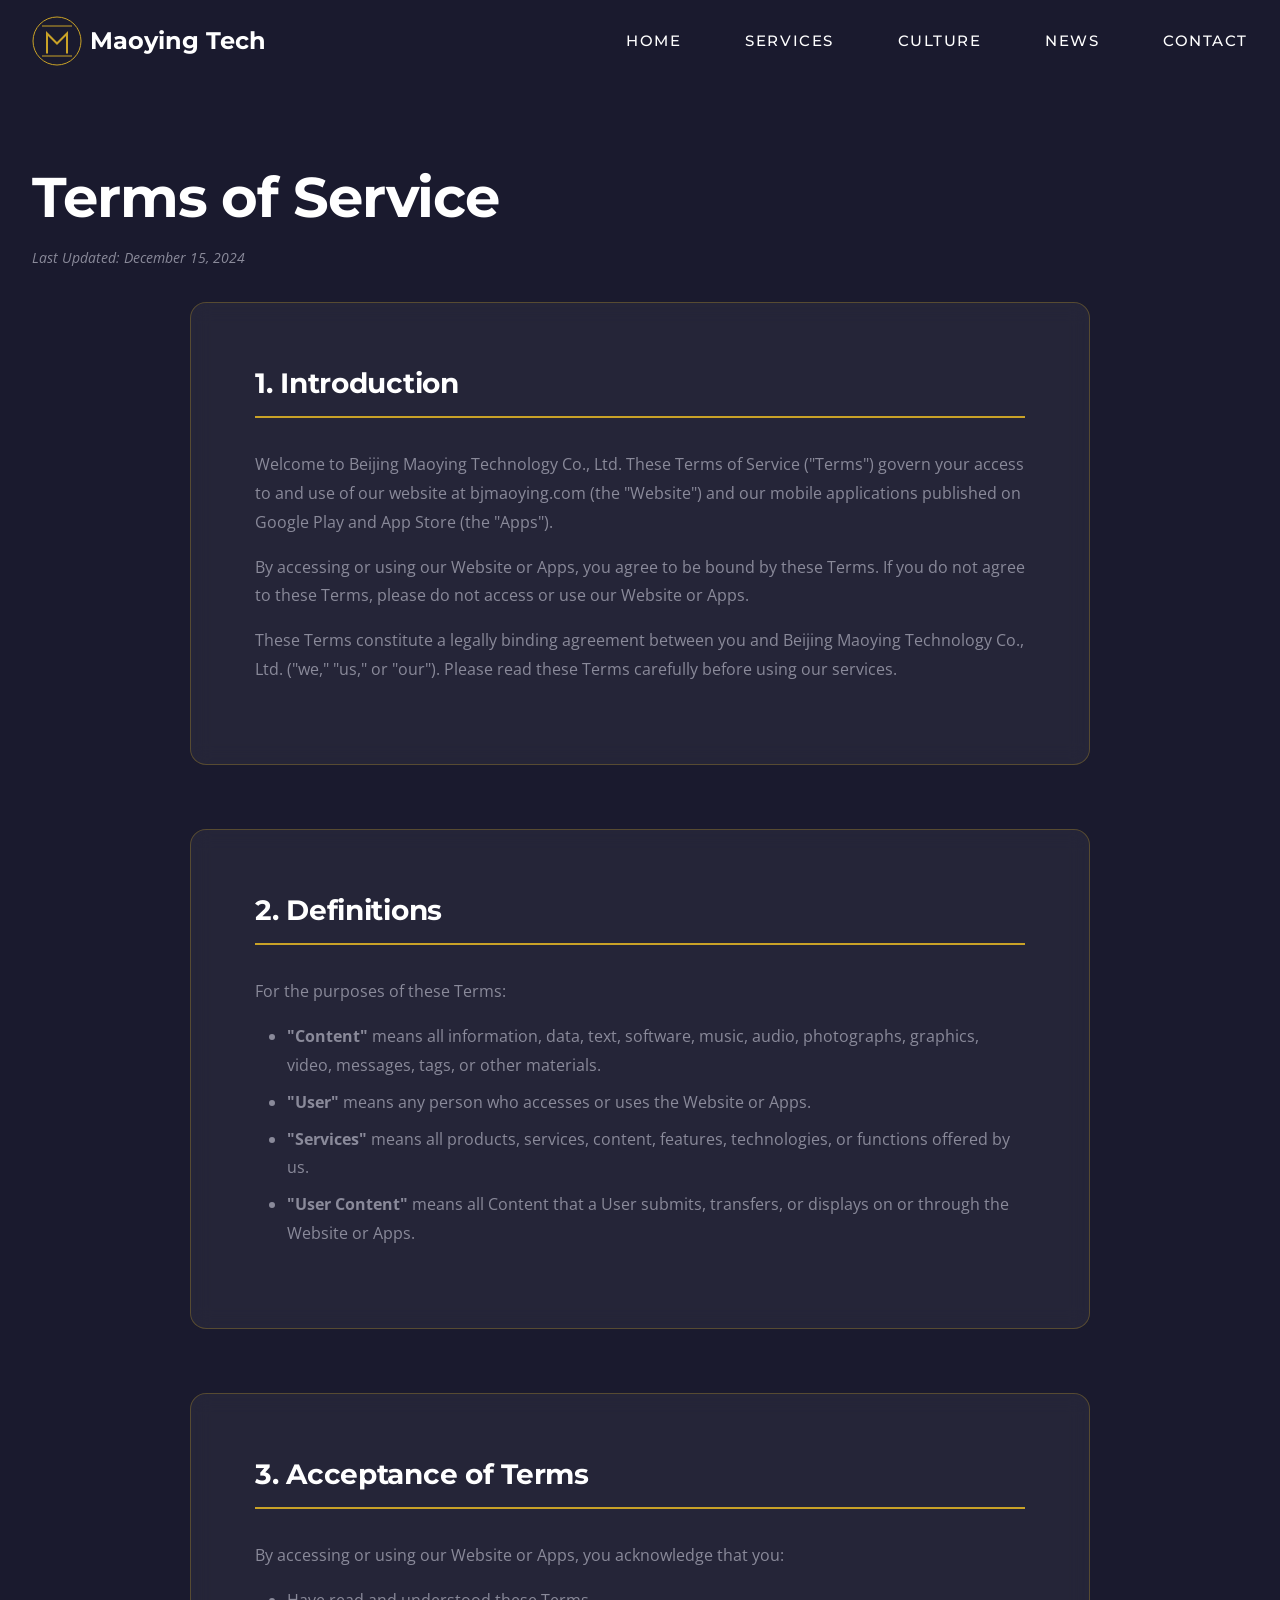
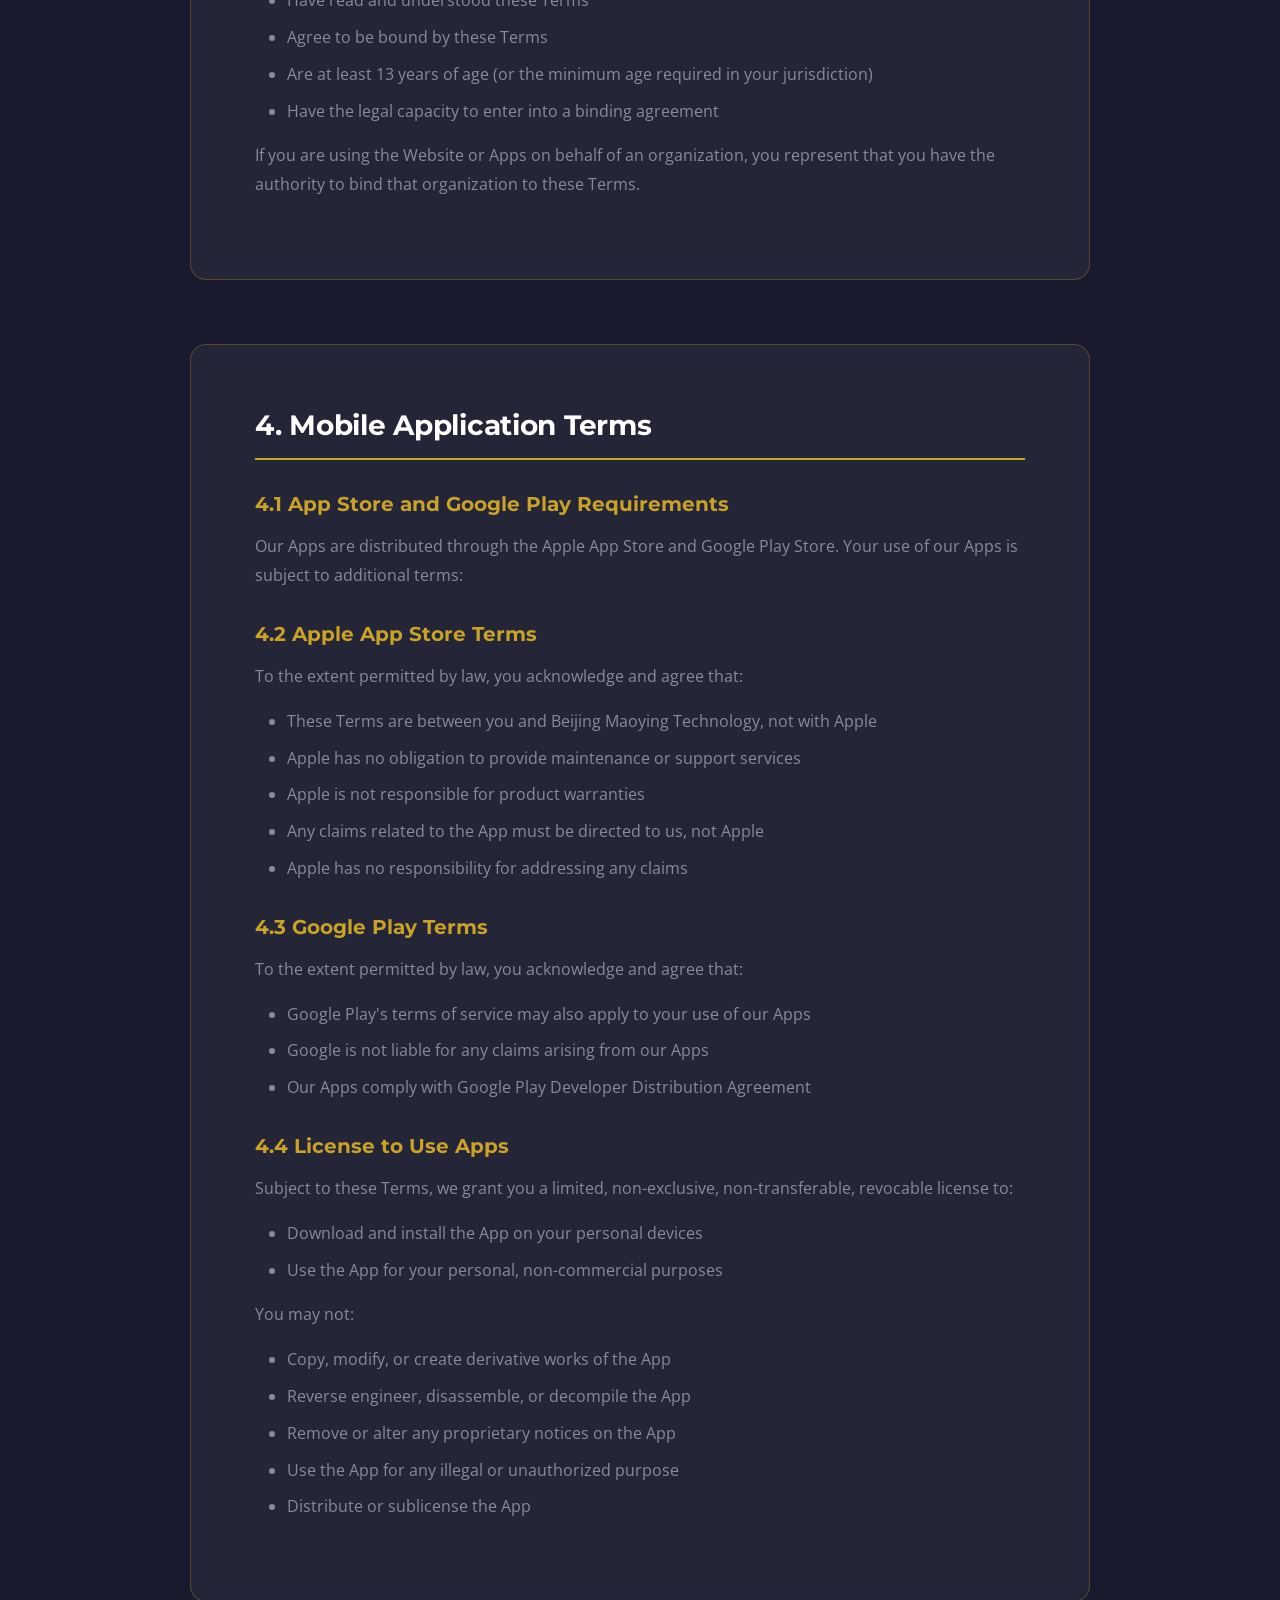
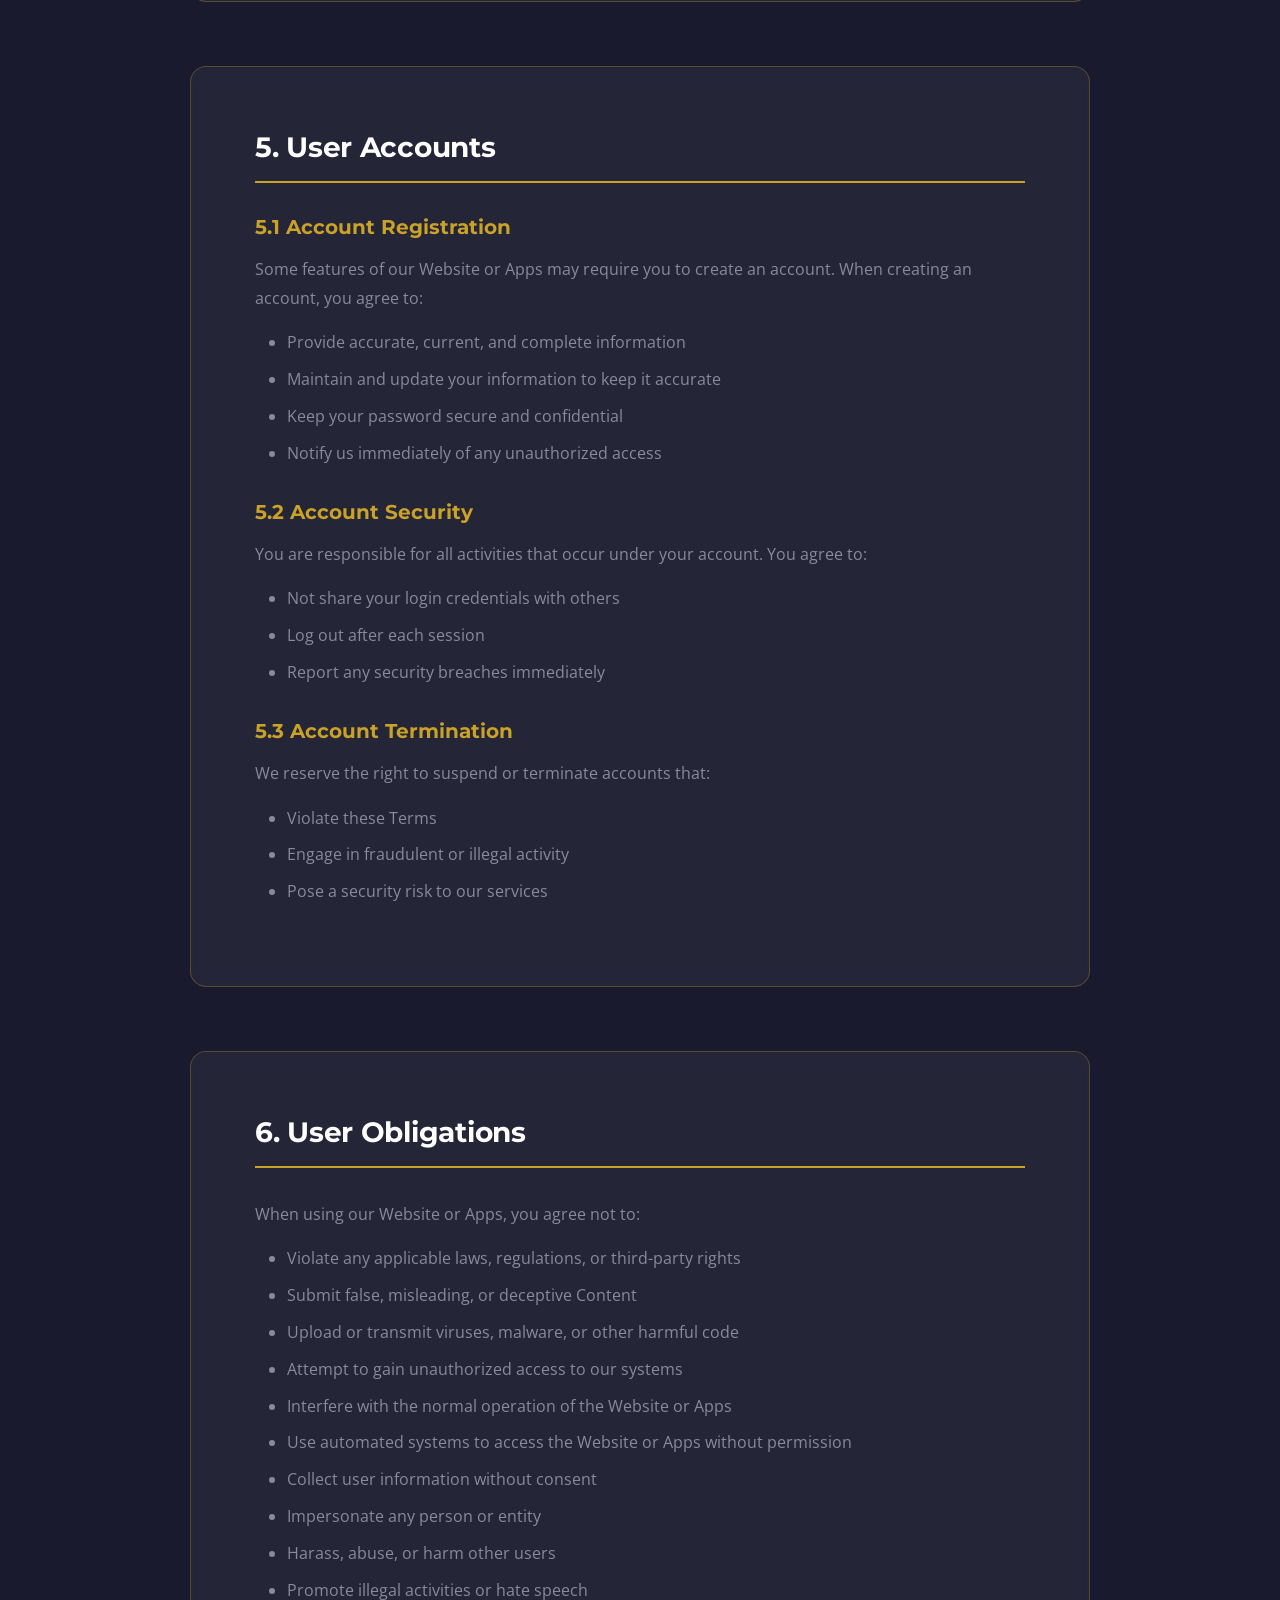
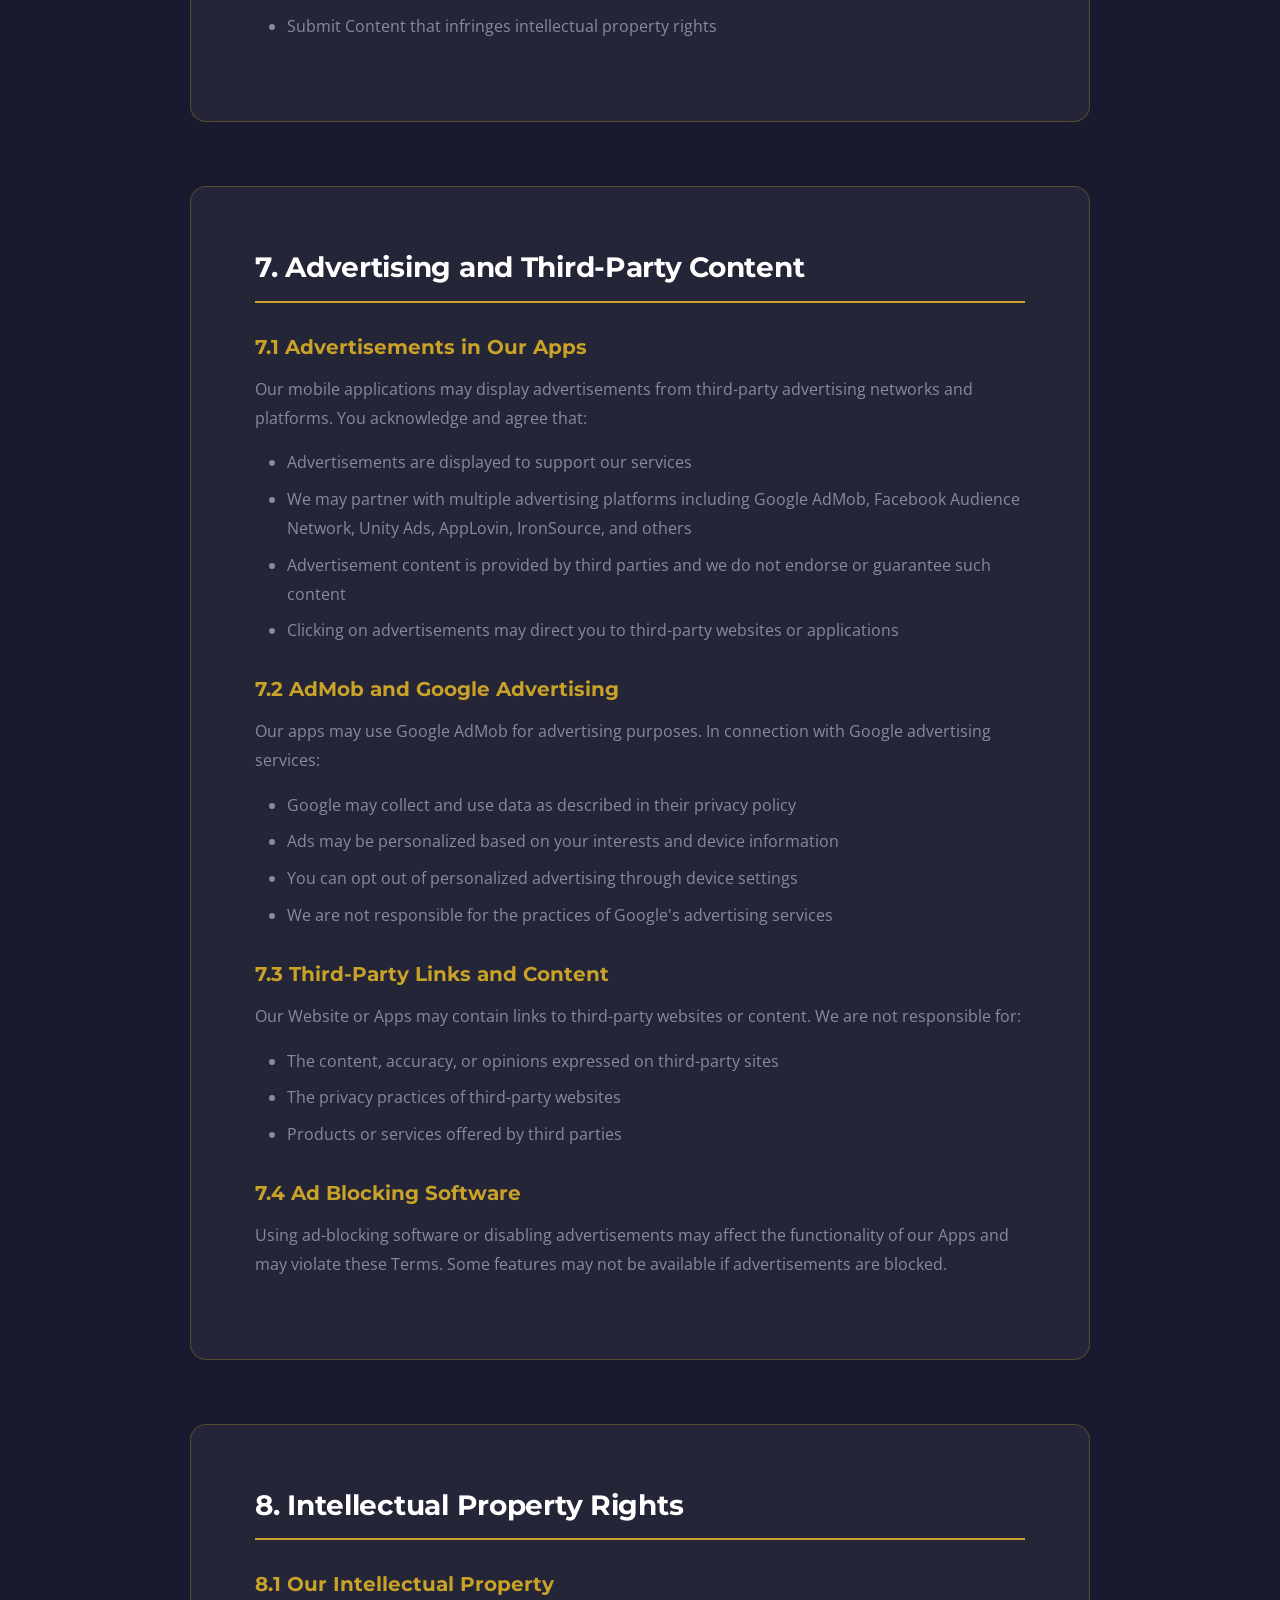
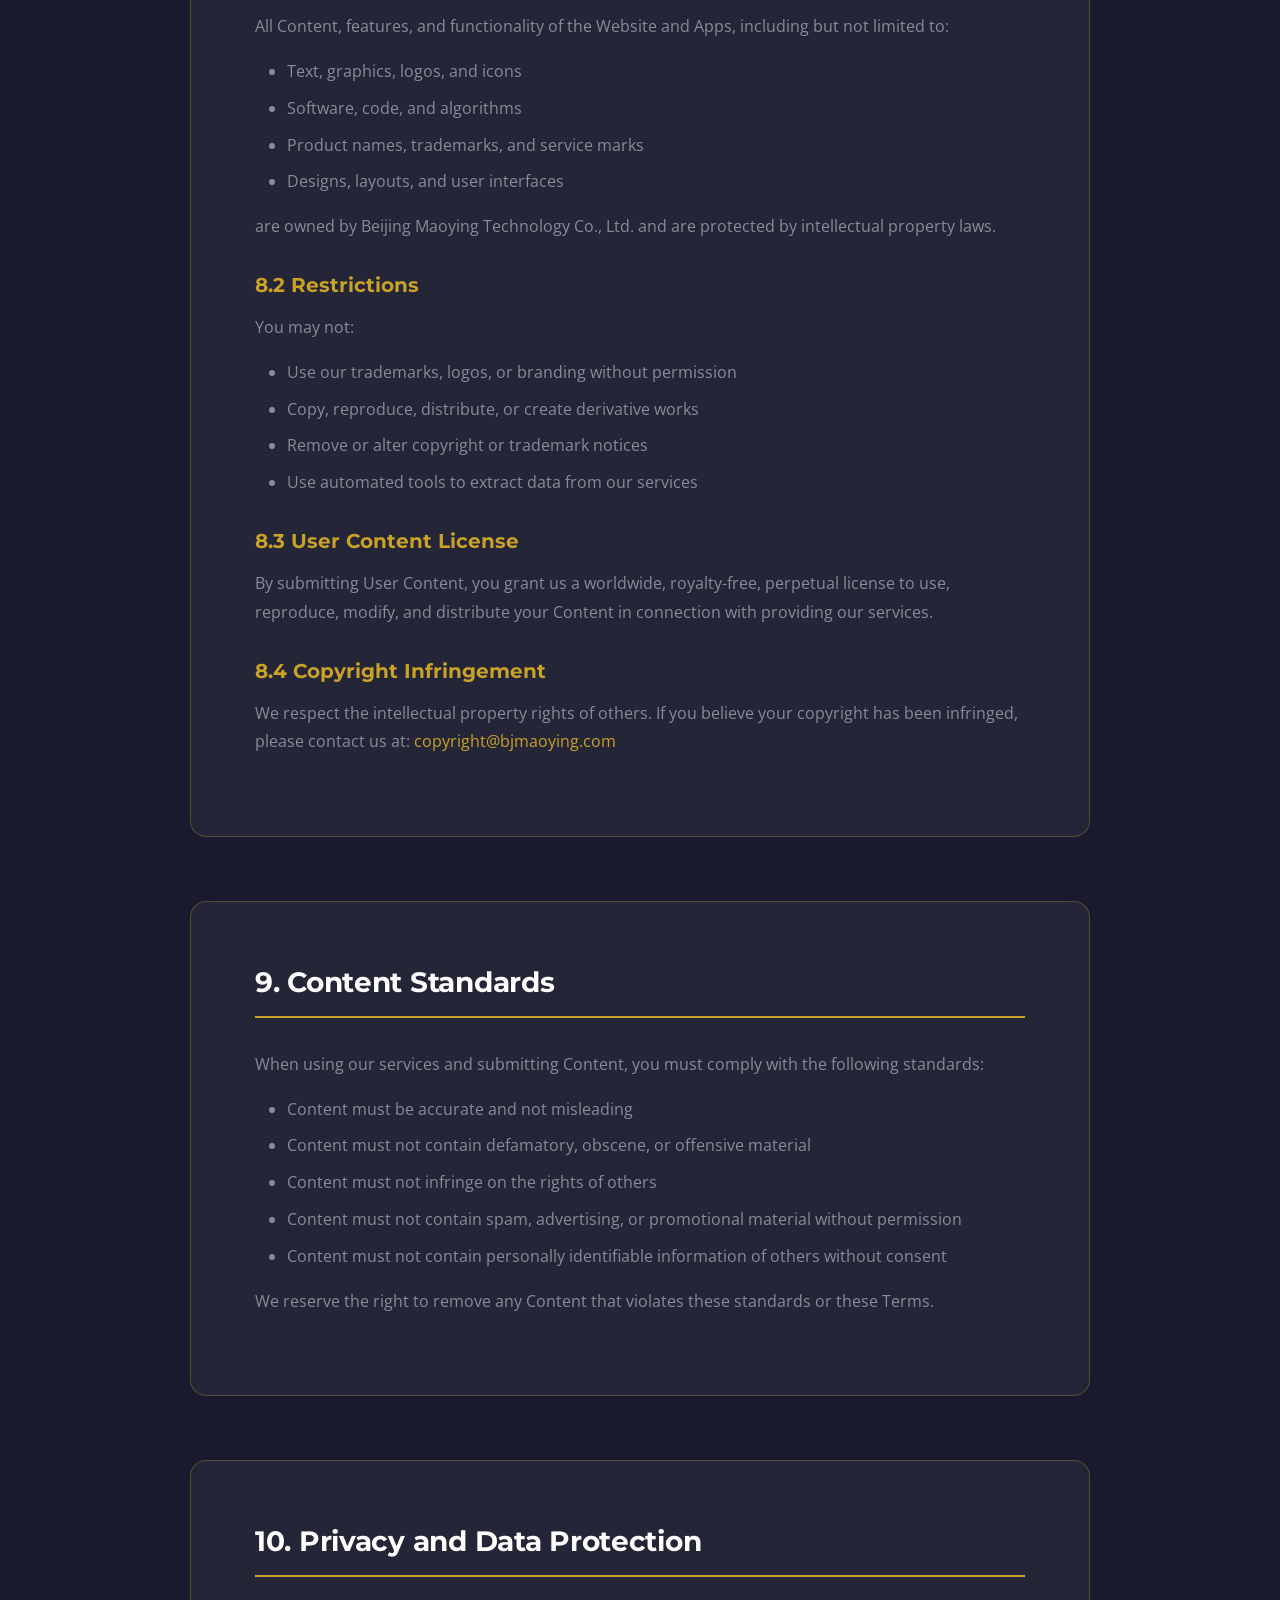
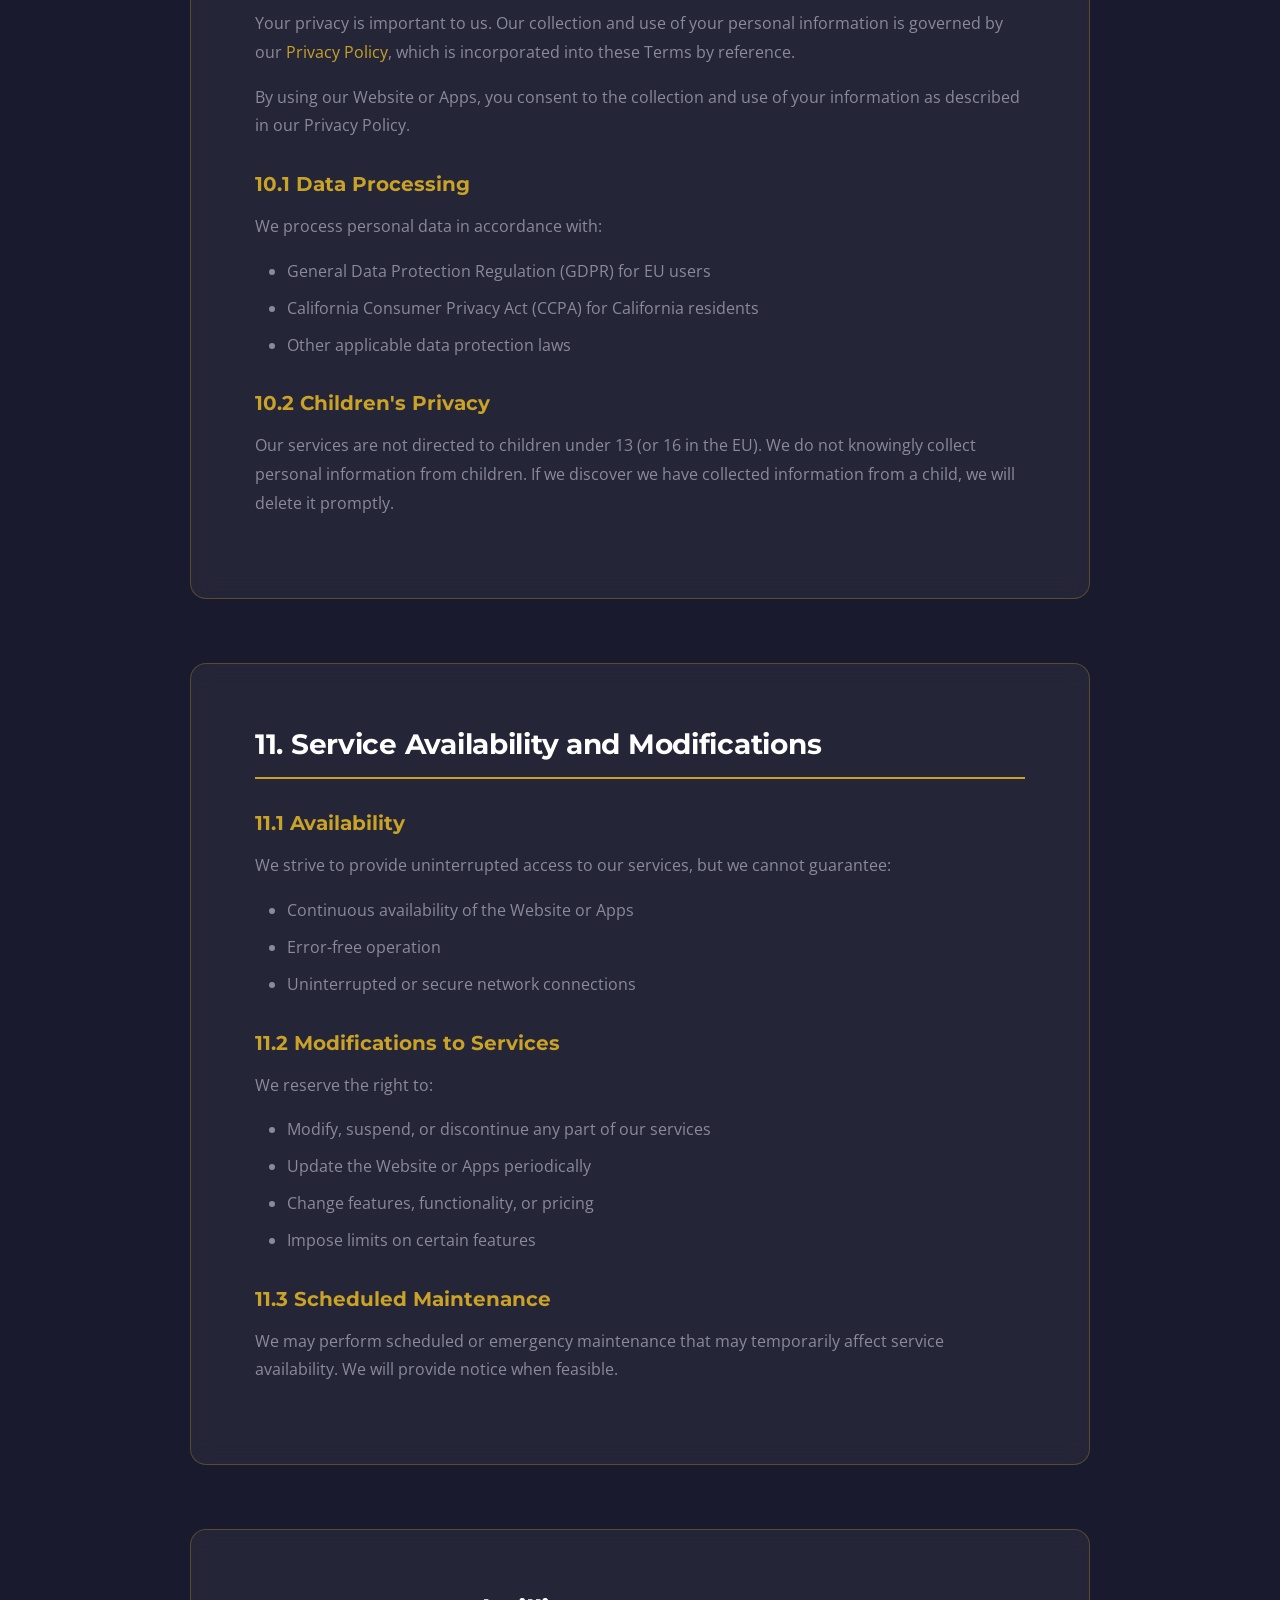
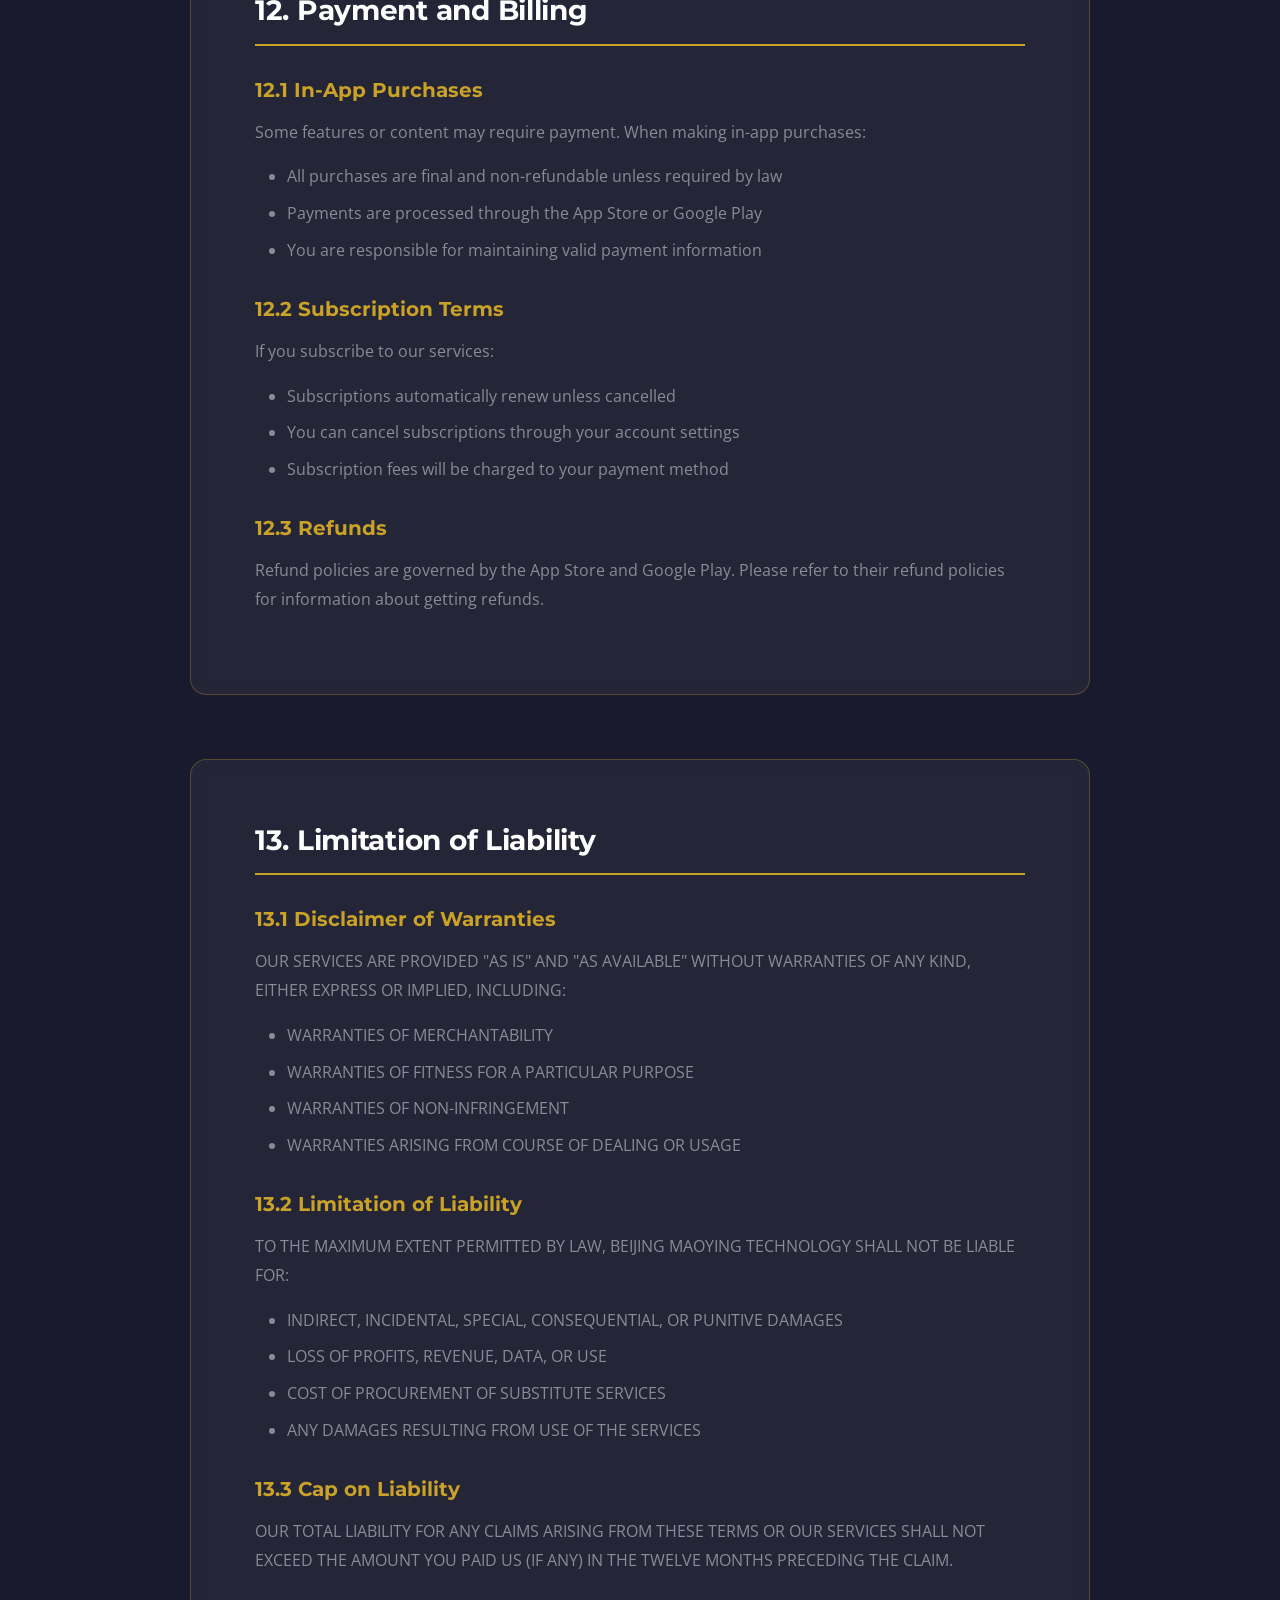
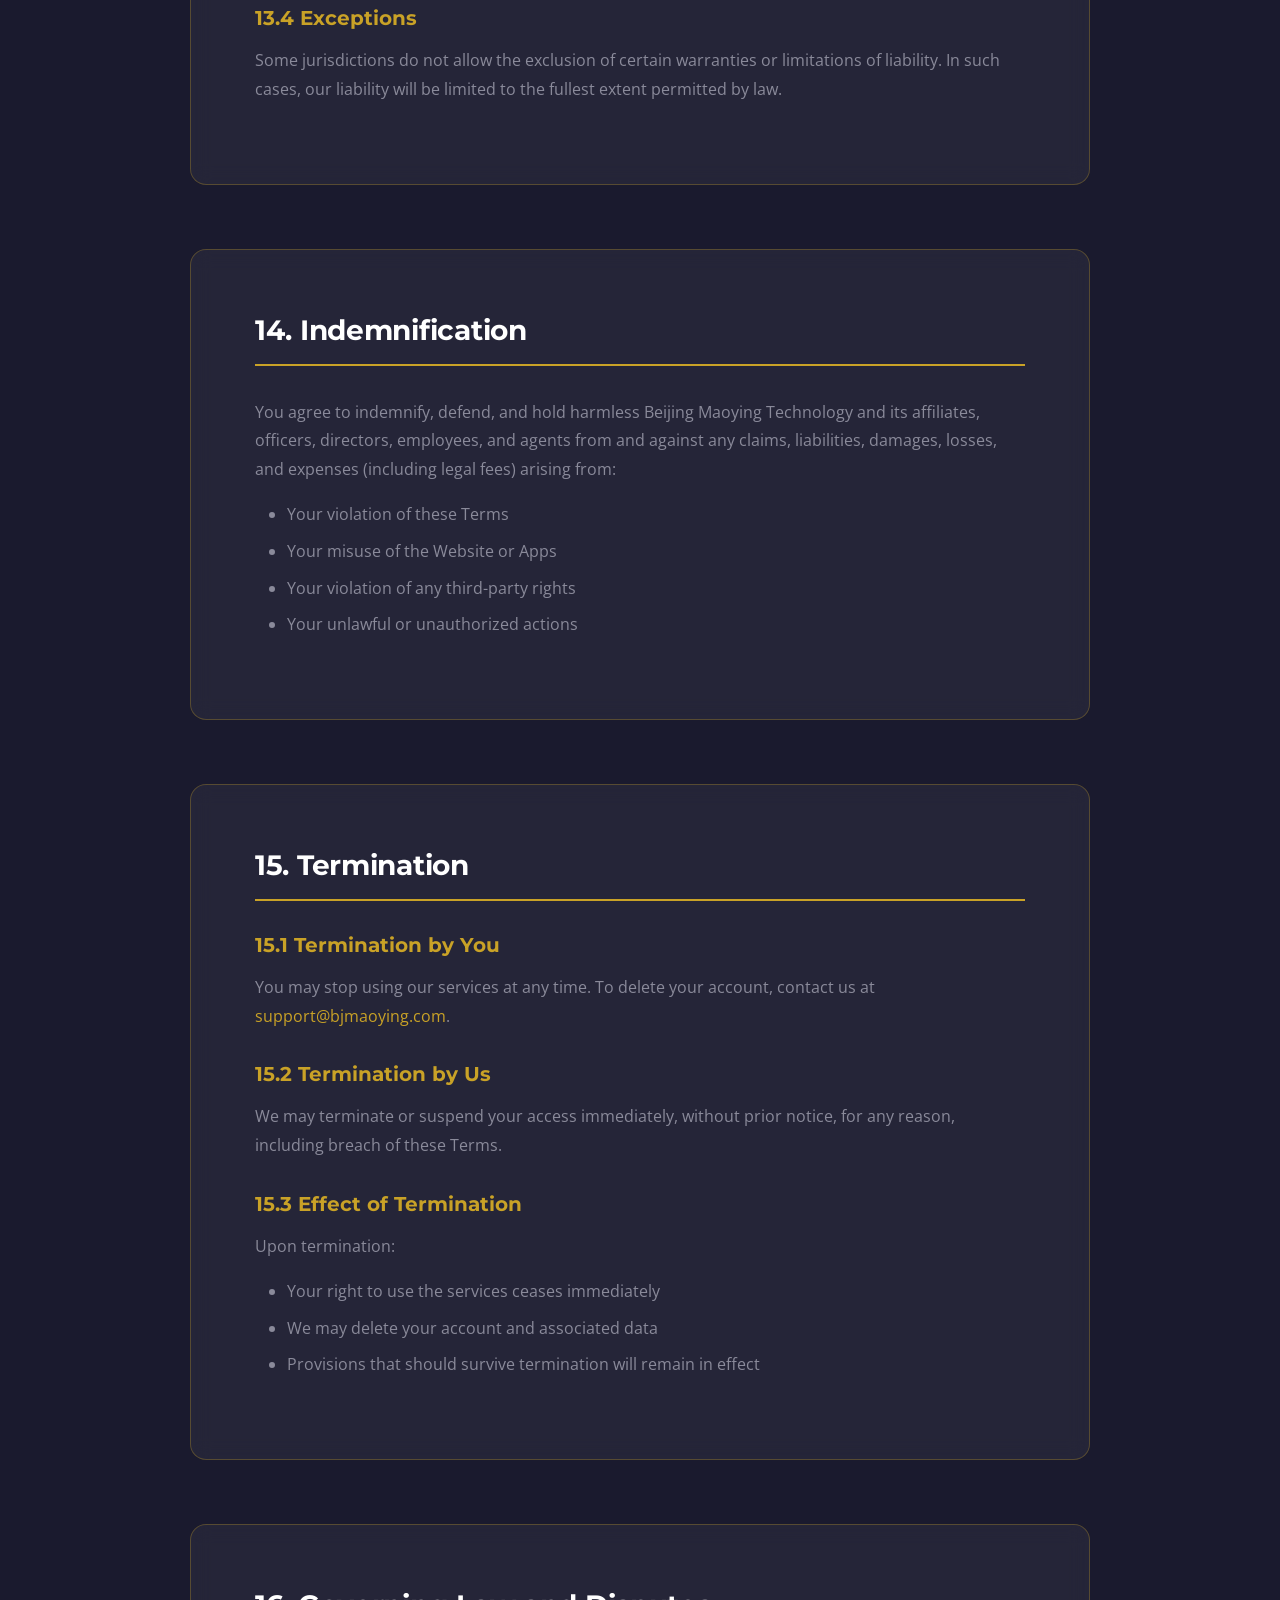
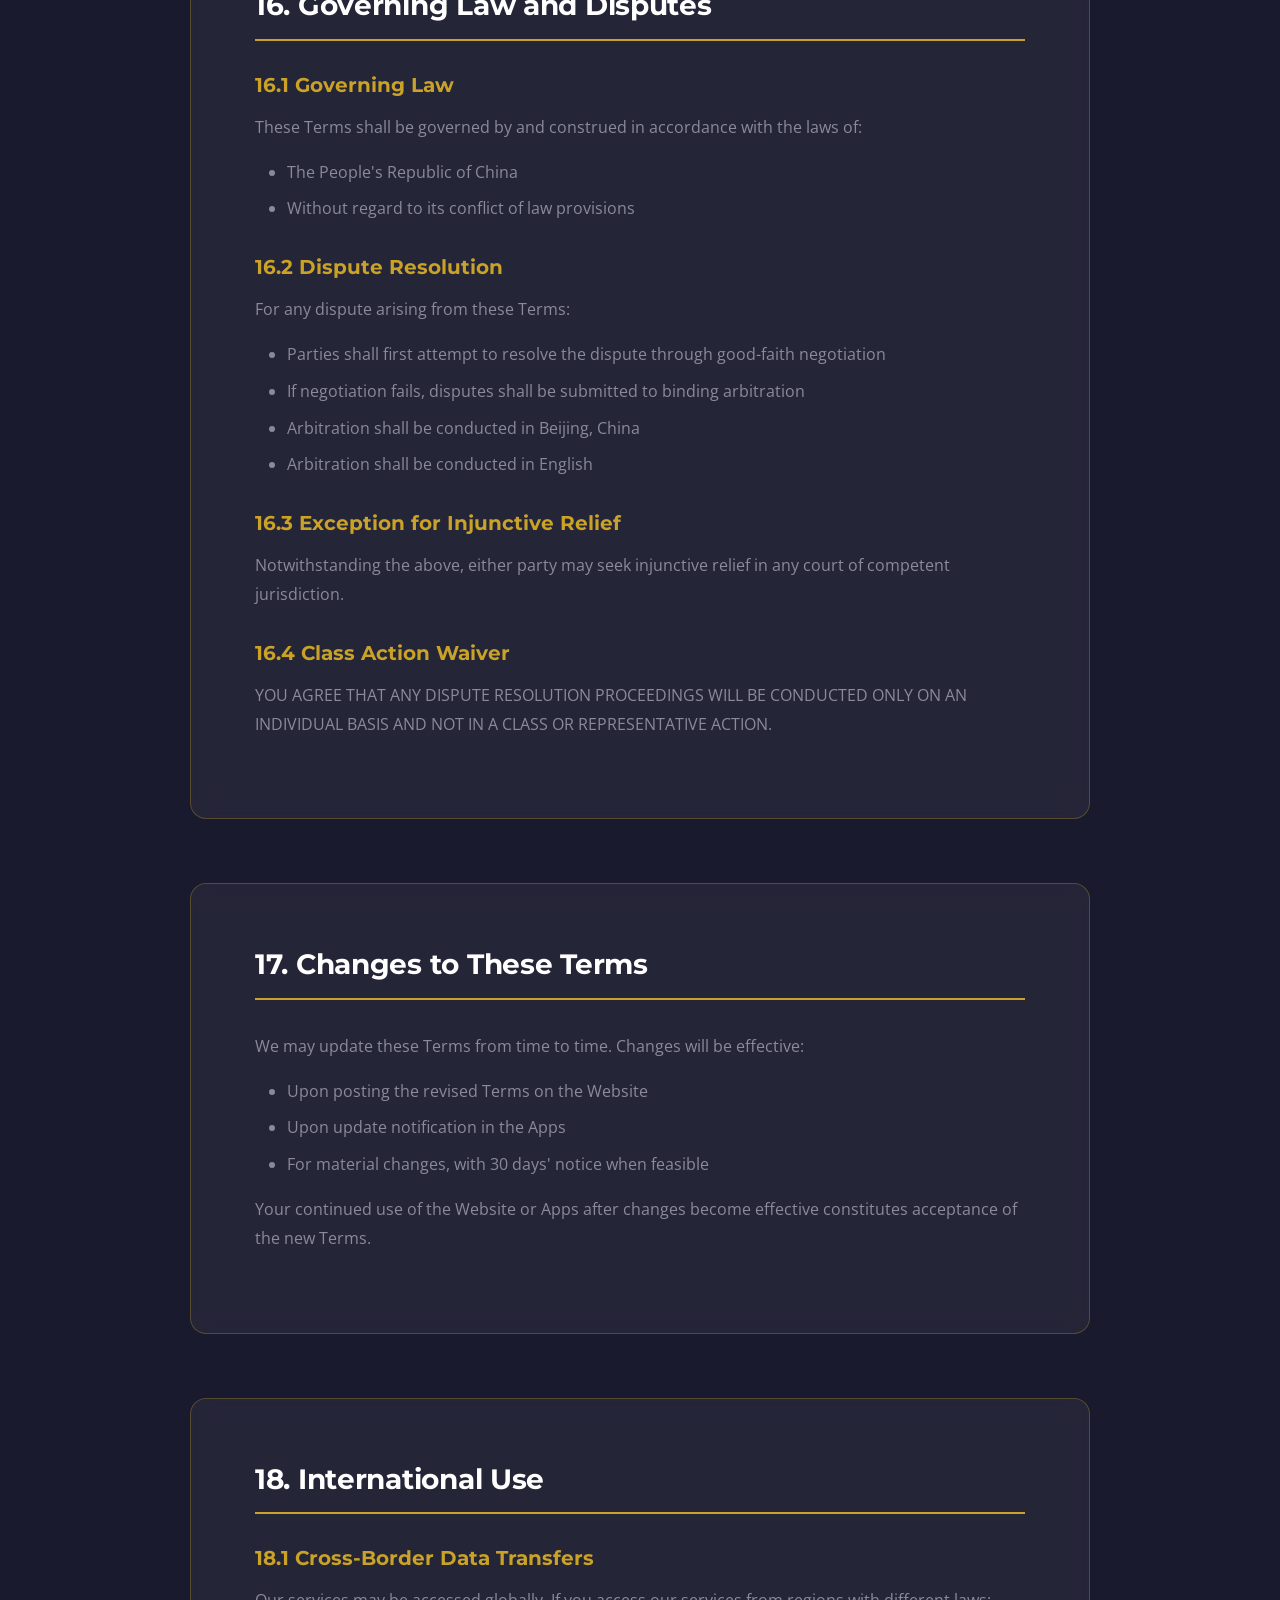
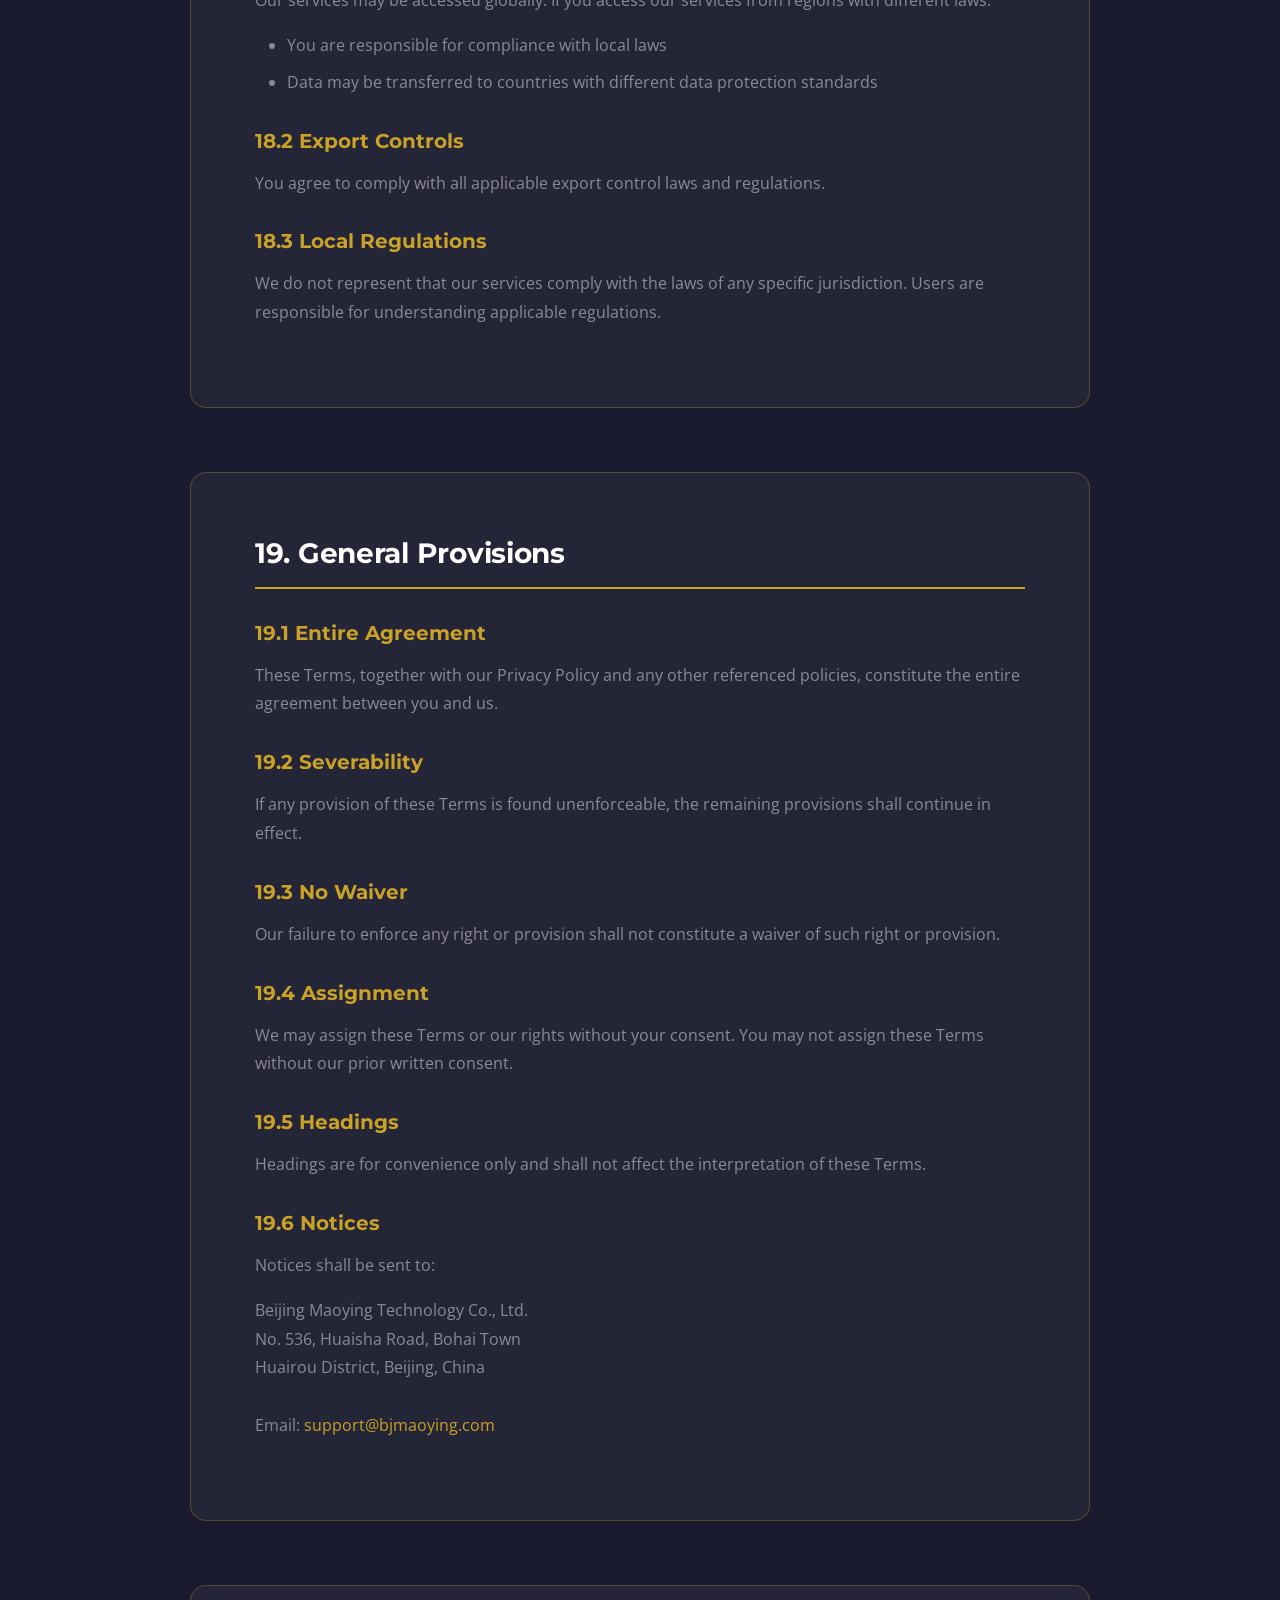
<file: terms.html>
<!DOCTYPE html>
<html lang="en">
<head>
    <meta charset="UTF-8">
    <meta name="viewport" content="width=device-width, initial-scale=1.0">
    <meta http-equiv="X-UA-Compatible" content="IE=edge">
    
    <!-- SEO Meta Tags -->
    <title>Terms of Service | Beijing Maoying Technology Co., Ltd.</title>
    <meta name="description" content="Beijing Maoying Technology Terms of Service. Read our terms governing the use of our website, mobile applications, and services. Includes user obligations, limitations of liability, and intellectual property.">
    <meta name="keywords" content="terms of service, terms and conditions, user agreement, service terms, mobile app terms, AdMob terms, Google Play terms, App Store terms">
    <meta name="author" content="Beijing Maoying Technology Co., Ltd.">
    <meta name="robots" content="noindex, follow">
    
    <!-- Canonical -->
    <link rel="canonical" href="https://bjmaoying.com/terms.html">
    
    <!-- Favicon -->
    <link rel="icon" type="image/svg+xml" href="data:image/svg+xml,<svg xmlns='http://www.w3.org/2000/svg' viewBox='0 0 100 100'><circle cx='50' cy='50' r='48' stroke='%23c9a227' stroke-width='2' fill='%231a1a2e'/><path d='M30 75 L30 35 L50 55 L70 35 L70 75' stroke='%23c9a227' stroke-width='4' fill='none'/></svg>">
    
    <!-- Google Fonts -->
    <link rel="preconnect" href="https://fonts.googleapis.com">
    <link rel="preconnect" href="https://fonts.gstatic.com" crossorigin>
    <link href="https://fonts.googleapis.com/css2?family=Montserrat:wght@400;500;600;700;800&family=Open+Sans:wght@300;400;500;600;700&display=swap" rel="stylesheet">
    
    <!-- Stylesheet -->
    <link rel="stylesheet" href="css/style.css">
</head>
<body>
    <!-- Navigation -->
    <nav class="navbar">
        <div class="navbar-container">
            <a href="index.html" class="logo">
                <svg viewBox="0 0 100 100" fill="none">
                    <circle cx="50" cy="50" r="48" stroke="#c9a227" stroke-width="2" fill="#1a1a2e"/>
                    <path d="M30 75 L30 35 L50 55 L70 35 L70 75" stroke="#c9a227" stroke-width="4" fill="none"/>
                    <line x1="20" y1="80" x2="80" y2="80" stroke="#c9a227" stroke-width="2"/>
                    <line x1="20" y1="20" x2="80" y2="20" stroke="#c9a227" stroke-width="2"/>
                </svg>
                <span>Maoying Tech</span>
            </a>
            
            <ul class="nav-menu">
                <li><a href="index.html" class="nav-link">Home</a></li>
                <li><a href="services.html" class="nav-link">Services</a></li>
                <li><a href="culture.html" class="nav-link">Culture</a></li>
                <li><a href="news.html" class="nav-link">News</a></li>
                <li><a href="contact.html" class="nav-link">Contact</a></li>
            </ul>
            
            <div class="menu-toggle">
                <span></span>
                <span></span>
                <span></span>
            </div>
        </div>
    </nav>

    <!-- Main Content -->
    <main style="padding-top: 100px;">
        <div class="container" style="padding: 4rem 2rem;">
            <h1 style="color: var(--text-light); margin-bottom: 1rem;">Terms of Service</h1>
            <p class="legal-updated">Last Updated: December 15, 2024</p>
            
            <div class="legal-content">
                <!-- Introduction -->
                <section class="legal-section">
                    <h2>1. Introduction</h2>
                    <p>
                        Welcome to Beijing Maoying Technology Co., Ltd. These Terms of Service ("Terms") govern your access to and use of our website at bjmaoying.com (the "Website") and our mobile applications published on Google Play and App Store (the "Apps"). 
                    </p>
                    <p>
                        By accessing or using our Website or Apps, you agree to be bound by these Terms. If you do not agree to these Terms, please do not access or use our Website or Apps.
                    </p>
                    <p>
                        These Terms constitute a legally binding agreement between you and Beijing Maoying Technology Co., Ltd. ("we," "us," or "our"). Please read these Terms carefully before using our services.
                    </p>
                </section>

                <!-- Definitions -->
                <section class="legal-section">
                    <h2>2. Definitions</h2>
                    <p>For the purposes of these Terms:</p>
                    <ul>
                        <li><strong>"Content"</strong> means all information, data, text, software, music, audio, photographs, graphics, video, messages, tags, or other materials.</li>
                        <li><strong>"User"</strong> means any person who accesses or uses the Website or Apps.</li>
                        <li><strong>"Services"</strong> means all products, services, content, features, technologies, or functions offered by us.</li>
                        <li><strong>"User Content"</strong> means all Content that a User submits, transfers, or displays on or through the Website or Apps.</li>
                    </ul>
                </section>

                <!-- Acceptance of Terms -->
                <section class="legal-section">
                    <h2>3. Acceptance of Terms</h2>
                    <p>By accessing or using our Website or Apps, you acknowledge that you:</p>
                    <ul>
                        <li>Have read and understood these Terms</li>
                        <li>Agree to be bound by these Terms</li>
                        <li>Are at least 13 years of age (or the minimum age required in your jurisdiction)</li>
                        <li>Have the legal capacity to enter into a binding agreement</li>
                    </ul>
                    <p>If you are using the Website or Apps on behalf of an organization, you represent that you have the authority to bind that organization to these Terms.</p>
                </section>

                <!-- Mobile Application Terms -->
                <section class="legal-section">
                    <h2>4. Mobile Application Terms</h2>
                    
                    <h3>4.1 App Store and Google Play Requirements</h3>
                    <p>Our Apps are distributed through the Apple App Store and Google Play Store. Your use of our Apps is subject to additional terms:</p>
                    
                    <h3>4.2 Apple App Store Terms</h3>
                    <p>To the extent permitted by law, you acknowledge and agree that:</p>
                    <ul>
                        <li>These Terms are between you and Beijing Maoying Technology, not with Apple</li>
                        <li>Apple has no obligation to provide maintenance or support services</li>
                        <li>Apple is not responsible for product warranties</li>
                        <li>Any claims related to the App must be directed to us, not Apple</li>
                        <li>Apple has no responsibility for addressing any claims</li>
                    </ul>
                    
                    <h3>4.3 Google Play Terms</h3>
                    <p>To the extent permitted by law, you acknowledge and agree that:</p>
                    <ul>
                        <li>Google Play's terms of service may also apply to your use of our Apps</li>
                        <li>Google is not liable for any claims arising from our Apps</li>
                        <li>Our Apps comply with Google Play Developer Distribution Agreement</li>
                    </ul>
                    
                    <h3>4.4 License to Use Apps</h3>
                    <p>Subject to these Terms, we grant you a limited, non-exclusive, non-transferable, revocable license to:</p>
                    <ul>
                        <li>Download and install the App on your personal devices</li>
                        <li>Use the App for your personal, non-commercial purposes</li>
                    </ul>
                    <p>You may not:</p>
                    <ul>
                        <li>Copy, modify, or create derivative works of the App</li>
                        <li>Reverse engineer, disassemble, or decompile the App</li>
                        <li>Remove or alter any proprietary notices on the App</li>
                        <li>Use the App for any illegal or unauthorized purpose</li>
                        <li>Distribute or sublicense the App</li>
                    </ul>
                </section>

                <!-- User Accounts -->
                <section class="legal-section">
                    <h2>5. User Accounts</h2>
                    
                    <h3>5.1 Account Registration</h3>
                    <p>Some features of our Website or Apps may require you to create an account. When creating an account, you agree to:</p>
                    <ul>
                        <li>Provide accurate, current, and complete information</li>
                        <li>Maintain and update your information to keep it accurate</li>
                        <li>Keep your password secure and confidential</li>
                        <li>Notify us immediately of any unauthorized access</li>
                    </ul>
                    
                    <h3>5.2 Account Security</h3>
                    <p>You are responsible for all activities that occur under your account. You agree to:</p>
                    <ul>
                        <li>Not share your login credentials with others</li>
                        <li>Log out after each session</li>
                        <li>Report any security breaches immediately</li>
                    </ul>
                    
                    <h3>5.3 Account Termination</h3>
                    <p>We reserve the right to suspend or terminate accounts that:</p>
                    <ul>
                        <li>Violate these Terms</li>
                        <li>Engage in fraudulent or illegal activity</li>
                        <li>Pose a security risk to our services</li>
                    </ul>
                </section>

                <!-- User Obligations -->
                <section class="legal-section">
                    <h2>6. User Obligations</h2>
                    <p>When using our Website or Apps, you agree not to:</p>
                    <ul>
                        <li>Violate any applicable laws, regulations, or third-party rights</li>
                        <li>Submit false, misleading, or deceptive Content</li>
                        <li>Upload or transmit viruses, malware, or other harmful code</li>
                        <li>Attempt to gain unauthorized access to our systems</li>
                        <li>Interfere with the normal operation of the Website or Apps</li>
                        <li>Use automated systems to access the Website or Apps without permission</li>
                        <li>Collect user information without consent</li>
                        <li>Impersonate any person or entity</li>
                        <li>Harass, abuse, or harm other users</li>
                        <li>Promote illegal activities or hate speech</li>
                        <li>Submit Content that infringes intellectual property rights</li>
                    </ul>
                </section>

                <!-- Advertising and AdMob -->
                <section class="legal-section">
                    <h2>7. Advertising and Third-Party Content</h2>
                    
                    <h3>7.1 Advertisements in Our Apps</h3>
                    <p>Our mobile applications may display advertisements from third-party advertising networks and platforms. You acknowledge and agree that:</p>
                    <ul>
                        <li>Advertisements are displayed to support our services</li>
                        <li>We may partner with multiple advertising platforms including Google AdMob, Facebook Audience Network, Unity Ads, AppLovin, IronSource, and others</li>
                        <li>Advertisement content is provided by third parties and we do not endorse or guarantee such content</li>
                        <li>Clicking on advertisements may direct you to third-party websites or applications</li>
                    </ul>
                    
                    <h3>7.2 AdMob and Google Advertising</h3>
                    <p>Our apps may use Google AdMob for advertising purposes. In connection with Google advertising services:</p>
                    <ul>
                        <li>Google may collect and use data as described in their privacy policy</li>
                        <li>Ads may be personalized based on your interests and device information</li>
                        <li>You can opt out of personalized advertising through device settings</li>
                        <li>We are not responsible for the practices of Google's advertising services</li>
                    </ul>
                    
                    <h3>7.3 Third-Party Links and Content</h3>
                    <p>Our Website or Apps may contain links to third-party websites or content. We are not responsible for:</p>
                    <ul>
                        <li>The content, accuracy, or opinions expressed on third-party sites</li>
                        <li>The privacy practices of third-party websites</li>
                        <li>Products or services offered by third parties</li>
                    </ul>
                    
                    <h3>7.4 Ad Blocking Software</h3>
                    <p>Using ad-blocking software or disabling advertisements may affect the functionality of our Apps and may violate these Terms. Some features may not be available if advertisements are blocked.</p>
                </section>

                <!-- Intellectual Property -->
                <section class="legal-section">
                    <h2>8. Intellectual Property Rights</h2>
                    
                    <h3>8.1 Our Intellectual Property</h3>
                    <p>All Content, features, and functionality of the Website and Apps, including but not limited to:</p>
                    <ul>
                        <li>Text, graphics, logos, and icons</li>
                        <li>Software, code, and algorithms</li>
                        <li>Product names, trademarks, and service marks</li>
                        <li>Designs, layouts, and user interfaces</li>
                    </ul>
                    <p>are owned by Beijing Maoying Technology Co., Ltd. and are protected by intellectual property laws.</p>
                    
                    <h3>8.2 Restrictions</h3>
                    <p>You may not:</p>
                    <ul>
                        <li>Use our trademarks, logos, or branding without permission</li>
                        <li>Copy, reproduce, distribute, or create derivative works</li>
                        <li>Remove or alter copyright or trademark notices</li>
                        <li>Use automated tools to extract data from our services</li>
                    </ul>
                    
                    <h3>8.3 User Content License</h3>
                    <p>By submitting User Content, you grant us a worldwide, royalty-free, perpetual license to use, reproduce, modify, and distribute your Content in connection with providing our services.</p>
                    
                    <h3>8.4 Copyright Infringement</h3>
                    <p>We respect the intellectual property rights of others. If you believe your copyright has been infringed, please contact us at: <a href="mailto:copyright@bjmaoying.com">copyright@bjmaoying.com</a></p>
                </section>

                <!-- Content Standards -->
                <section class="legal-section">
                    <h2>9. Content Standards</h2>
                    <p>When using our services and submitting Content, you must comply with the following standards:</p>
                    <ul>
                        <li>Content must be accurate and not misleading</li>
                        <li>Content must not contain defamatory, obscene, or offensive material</li>
                        <li>Content must not infringe on the rights of others</li>
                        <li>Content must not contain spam, advertising, or promotional material without permission</li>
                        <li>Content must not contain personally identifiable information of others without consent</li>
                    </ul>
                    <p>We reserve the right to remove any Content that violates these standards or these Terms.</p>
                </section>

                <!-- Privacy -->
                <section class="legal-section">
                    <h2>10. Privacy and Data Protection</h2>
                    <p>Your privacy is important to us. Our collection and use of your personal information is governed by our <a href="privacy.html">Privacy Policy</a>, which is incorporated into these Terms by reference.</p>
                    <p>By using our Website or Apps, you consent to the collection and use of your information as described in our Privacy Policy.</p>
                    
                    <h3>10.1 Data Processing</h3>
                    <p>We process personal data in accordance with:</p>
                    <ul>
                        <li>General Data Protection Regulation (GDPR) for EU users</li>
                        <li>California Consumer Privacy Act (CCPA) for California residents</li>
                        <li>Other applicable data protection laws</li>
                    </ul>
                    
                    <h3>10.2 Children's Privacy</h3>
                    <p>Our services are not directed to children under 13 (or 16 in the EU). We do not knowingly collect personal information from children. If we discover we have collected information from a child, we will delete it promptly.</p>
                </section>

                <!-- Service Availability -->
                <section class="legal-section">
                    <h2>11. Service Availability and Modifications</h2>
                    
                    <h3>11.1 Availability</h3>
                    <p>We strive to provide uninterrupted access to our services, but we cannot guarantee:</p>
                    <ul>
                        <li>Continuous availability of the Website or Apps</li>
                        <li>Error-free operation</li>
                        <li>Uninterrupted or secure network connections</li>
                    </ul>
                    
                    <h3>11.2 Modifications to Services</h3>
                    <p>We reserve the right to:</p>
                    <ul>
                        <li>Modify, suspend, or discontinue any part of our services</li>
                        <li>Update the Website or Apps periodically</li>
                        <li>Change features, functionality, or pricing</li>
                        <li>Impose limits on certain features</li>
                    </ul>
                    
                    <h3>11.3 Scheduled Maintenance</h3>
                    <p>We may perform scheduled or emergency maintenance that may temporarily affect service availability. We will provide notice when feasible.</p>
                </section>

                <!-- Payment and Billing -->
                <section class="legal-section">
                    <h2>12. Payment and Billing</h2>
                    
                    <h3>12.1 In-App Purchases</h3>
                    <p>Some features or content may require payment. When making in-app purchases:</p>
                    <ul>
                        <li>All purchases are final and non-refundable unless required by law</li>
                        <li>Payments are processed through the App Store or Google Play</li>
                        <li>You are responsible for maintaining valid payment information</li>
                    </ul>
                    
                    <h3>12.2 Subscription Terms</h3>
                    <p>If you subscribe to our services:</p>
                    <ul>
                        <li>Subscriptions automatically renew unless cancelled</li>
                        <li>You can cancel subscriptions through your account settings</li>
                        <li>Subscription fees will be charged to your payment method</li>
                    </ul>
                    
                    <h3>12.3 Refunds</h3>
                    <p>Refund policies are governed by the App Store and Google Play. Please refer to their refund policies for information about getting refunds.</p>
                </section>

                <!-- Limitation of Liability -->
                <section class="legal-section">
                    <h2>13. Limitation of Liability</h2>
                    
                    <h3>13.1 Disclaimer of Warranties</h3>
                    <p>OUR SERVICES ARE PROVIDED "AS IS" AND "AS AVAILABLE" WITHOUT WARRANTIES OF ANY KIND, EITHER EXPRESS OR IMPLIED, INCLUDING:</p>
                    <ul>
                        <li>WARRANTIES OF MERCHANTABILITY</li>
                        <li>WARRANTIES OF FITNESS FOR A PARTICULAR PURPOSE</li>
                        <li>WARRANTIES OF NON-INFRINGEMENT</li>
                        <li>WARRANTIES ARISING FROM COURSE OF DEALING OR USAGE</li>
                    </ul>
                    
                    <h3>13.2 Limitation of Liability</h3>
                    <p>TO THE MAXIMUM EXTENT PERMITTED BY LAW, BEIJING MAOYING TECHNOLOGY SHALL NOT BE LIABLE FOR:</p>
                    <ul>
                        <li>INDIRECT, INCIDENTAL, SPECIAL, CONSEQUENTIAL, OR PUNITIVE DAMAGES</li>
                        <li>LOSS OF PROFITS, REVENUE, DATA, OR USE</li>
                        <li>COST OF PROCUREMENT OF SUBSTITUTE SERVICES</li>
                        <li>ANY DAMAGES RESULTING FROM USE OF THE SERVICES</li>
                    </ul>
                    
                    <h3>13.3 Cap on Liability</h3>
                    <p>OUR TOTAL LIABILITY FOR ANY CLAIMS ARISING FROM THESE TERMS OR OUR SERVICES SHALL NOT EXCEED THE AMOUNT YOU PAID US (IF ANY) IN THE TWELVE MONTHS PRECEDING THE CLAIM.</p>
                    
                    <h3>13.4 Exceptions</h3>
                    <p>Some jurisdictions do not allow the exclusion of certain warranties or limitations of liability. In such cases, our liability will be limited to the fullest extent permitted by law.</p>
                </section>

                <!-- Indemnification -->
                <section class="legal-section">
                    <h2>14. Indemnification</h2>
                    <p>You agree to indemnify, defend, and hold harmless Beijing Maoying Technology and its affiliates, officers, directors, employees, and agents from and against any claims, liabilities, damages, losses, and expenses (including legal fees) arising from:</p>
                    <ul>
                        <li>Your violation of these Terms</li>
                        <li>Your misuse of the Website or Apps</li>
                        <li>Your violation of any third-party rights</li>
                        <li>Your unlawful or unauthorized actions</li>
                    </ul>
                </section>

                <!-- Termination -->
                <section class="legal-section">
                    <h2>15. Termination</h2>
                    
                    <h3>15.1 Termination by You</h3>
                    <p>You may stop using our services at any time. To delete your account, contact us at <a href="mailto:support@bjmaoying.com">support@bjmaoying.com</a>.</p>
                    
                    <h3>15.2 Termination by Us</h3>
                    <p>We may terminate or suspend your access immediately, without prior notice, for any reason, including breach of these Terms.</p>
                    
                    <h3>15.3 Effect of Termination</h3>
                    <p>Upon termination:</p>
                    <ul>
                        <li>Your right to use the services ceases immediately</li>
                        <li>We may delete your account and associated data</li>
                        <li>Provisions that should survive termination will remain in effect</li>
                    </ul>
                </section>

                <!-- Governing Law -->
                <section class="legal-section">
                    <h2>16. Governing Law and Disputes</h2>
                    
                    <h3>16.1 Governing Law</h3>
                    <p>These Terms shall be governed by and construed in accordance with the laws of:</p>
                    <ul>
                        <li>The People's Republic of China</li>
                        <li>Without regard to its conflict of law provisions</li>
                    </ul>
                    
                    <h3>16.2 Dispute Resolution</h3>
                    <p>For any dispute arising from these Terms:</p>
                    <ul>
                        <li>Parties shall first attempt to resolve the dispute through good-faith negotiation</li>
                        <li>If negotiation fails, disputes shall be submitted to binding arbitration</li>
                        <li>Arbitration shall be conducted in Beijing, China</li>
                        <li>Arbitration shall be conducted in English</li>
                    </ul>
                    
                    <h3>16.3 Exception for Injunctive Relief</h3>
                    <p>Notwithstanding the above, either party may seek injunctive relief in any court of competent jurisdiction.</p>
                    
                    <h3>16.4 Class Action Waiver</h3>
                    <p>YOU AGREE THAT ANY DISPUTE RESOLUTION PROCEEDINGS WILL BE CONDUCTED ONLY ON AN INDIVIDUAL BASIS AND NOT IN A CLASS OR REPRESENTATIVE ACTION.</p>
                </section>

                <!-- Changes to Terms -->
                <section class="legal-section">
                    <h2>17. Changes to These Terms</h2>
                    <p>We may update these Terms from time to time. Changes will be effective:</p>
                    <ul>
                        <li>Upon posting the revised Terms on the Website</li>
                        <li>Upon update notification in the Apps</li>
                        <li>For material changes, with 30 days' notice when feasible</li>
                    </ul>
                    <p>Your continued use of the Website or Apps after changes become effective constitutes acceptance of the new Terms.</p>
                </section>

                <!-- International Use -->
                <section class="legal-section">
                    <h2>18. International Use</h2>
                    
                    <h3>18.1 Cross-Border Data Transfers</h3>
                    <p>Our services may be accessed globally. If you access our services from regions with different laws:</p>
                    <ul>
                        <li>You are responsible for compliance with local laws</li>
                        <li>Data may be transferred to countries with different data protection standards</li>
                    </ul>
                    
                    <h3>18.2 Export Controls</h3>
                    <p>You agree to comply with all applicable export control laws and regulations.</p>
                    
                    <h3>18.3 Local Regulations</h3>
                    <p>We do not represent that our services comply with the laws of any specific jurisdiction. Users are responsible for understanding applicable regulations.</p>
                </section>

                <!-- General Provisions -->
                <section class="legal-section">
                    <h2>19. General Provisions</h2>
                    
                    <h3>19.1 Entire Agreement</h3>
                    <p>These Terms, together with our Privacy Policy and any other referenced policies, constitute the entire agreement between you and us.</p>
                    
                    <h3>19.2 Severability</h3>
                    <p>If any provision of these Terms is found unenforceable, the remaining provisions shall continue in effect.</p>
                    
                    <h3>19.3 No Waiver</h3>
                    <p>Our failure to enforce any right or provision shall not constitute a waiver of such right or provision.</p>
                    
                    <h3>19.4 Assignment</h3>
                    <p>We may assign these Terms or our rights without your consent. You may not assign these Terms without our prior written consent.</p>
                    
                    <h3>19.5 Headings</h3>
                    <p>Headings are for convenience only and shall not affect the interpretation of these Terms.</p>
                    
                    <h3>19.6 Notices</h3>
                    <p>Notices shall be sent to:</p>
                    <p>
                        Beijing Maoying Technology Co., Ltd.<br>
                        No. 536, Huaisha Road, Bohai Town<br>
                        Huairou District, Beijing, China<br><br>
                        Email: <a href="mailto:support@bjmaoying.com">support@bjmaoying.com</a>
                    </p>
                </section>

                <!-- Contact Information -->
                <section class="legal-section">
                    <h2>20. Contact Information</h2>
                    <p>If you have any questions about these Terms of Service, please contact us:</p>
                    
                    <p>
                        <strong>Beijing Maoying Technology Co., Ltd.</strong><br>
                        No. 536, Huaisha Road, Bohai Town<br>
                        Huairou District, Beijing, China<br><br>
                        <strong>General Inquiries:</strong> <a href="mailto:support@bjmaoying.com">support@bjmaoying.com</a><br>
                        <strong>Business Development:</strong> <a href="mailto:caoli@bjmaoying.com">caoli@bjmaoying.com</a><br>
                        <strong>Legal Matters:</strong> <a href="mailto:legal@bjmaoying.com">legal@bjmaoying.com</a>
                    </p>
                </section>
            </div>
        </div>
    </main>

    <!-- Footer -->
    <footer class="footer">
        <div class="container">
            <div class="footer-bottom">
                <p class="footer-copyright">© 2024 Beijing Maoying Technology Co., Ltd. All rights reserved.</p>
                <div class="footer-legal">
                    <a href="privacy.html">Privacy Policy</a>
                    <a href="terms.html">Terms of Service</a>
                </div>
            </div>
        </div>
    </footer>

    <script src="js/main.js"></script>
</body>
</html>
</file>
<file: css/style.css>
/* ============================================
   Beijing Maoying Technology Co., Ltd.
   Corporate Website Styles
   Cadillac-inspired Design with Rich Animations
   ============================================ */

/* ============================================
   CSS Variables & Root Settings
   ============================================ */
:root {
    /* Primary Colors - Cadillac-inspired luxury palette */
    --primary-color: #1a1a2e;
    --secondary-color: #16213e;
    --accent-color: #c9a227;
    --accent-light: #e8d48a;
    --text-light: #ffffff;
    --text-dark: #0f0f1a;
    --text-gray: #8a8a9a;
    --gradient-start: #1a1a2e;
    --gradient-end: #0f0f1a;
    --card-bg: rgba(255, 255, 255, 0.05);
    --card-border: rgba(201, 162, 39, 0.3);
    --overlay-dark: rgba(0, 0, 0, 0.7);
    --overlay-light: rgba(255, 255, 255, 0.1);
    
    /* Typography */
    --font-primary: 'Montserrat', 'Segoe UI', Arial, sans-serif;
    --font-secondary: 'Open Sans', 'Helvetica Neue', sans-serif;
    
    /* Spacing */
    --spacing-xs: 0.25rem;
    --spacing-sm: 0.5rem;
    --spacing-md: 1rem;
    --spacing-lg: 2rem;
    --spacing-xl: 4rem;
    --spacing-xxl: 8rem;
    
    /* Animation Timing */
    --transition-fast: 0.3s ease;
    --transition-normal: 0.5s ease;
    --transition-slow: 0.8s ease;
    --transition-smooth: 1s cubic-bezier(0.4, 0, 0.2, 1);
    
    /* Shadows */
    --shadow-sm: 0 2px 4px rgba(0, 0, 0, 0.1);
    --shadow-md: 0 4px 12px rgba(0, 0, 0, 0.15);
    --shadow-lg: 0 8px 24px rgba(0, 0, 0, 0.2);
    --shadow-glow: 0 0 30px rgba(201, 162, 39, 0.3);
    
    /* Border Radius */
    --radius-sm: 4px;
    --radius-md: 8px;
    --radius-lg: 16px;
    --radius-xl: 24px;
}

/* ============================================
   Base Reset & Typography
   ============================================ */
* {
    margin: 0;
    padding: 0;
    box-sizing: border-box;
}

html {
    scroll-behavior: smooth;
    font-size: 16px;
}

body {
    font-family: var(--font-secondary);
    background: var(--primary-color);
    color: var(--text-light);
    line-height: 1.6;
    overflow-x: hidden;
    -webkit-font-smoothing: antialiased;
    -moz-osx-font-smoothing: grayscale;
}

h1, h2, h3, h4, h5, h6 {
    font-family: var(--font-primary);
    font-weight: 700;
    line-height: 1.2;
    margin-bottom: var(--spacing-md);
}

h1 { font-size: 3.5rem; letter-spacing: -0.02em; }
h2 { font-size: 2.5rem; letter-spacing: -0.01em; }
h3 { font-size: 1.75rem; }
h4 { font-size: 1.25rem; }
h5 { font-size: 1rem; }
h6 { font-size: 0.875rem; }

p {
    margin-bottom: var(--spacing-md);
    color: var(--text-gray);
}

a {
    text-decoration: none;
    color: var(--accent-color);
    transition: var(--transition-fast);
}

a:hover {
    color: var(--accent-light);
}

ul, ol {
    list-style: none;
}

img {
    max-width: 100%;
    height: auto;
}

/* ============================================
   Container & Layout
   ============================================ */
.container {
    width: 100%;
    max-width: 1400px;
    margin: 0 auto;
    padding: 0 var(--spacing-lg);
}

.container-fluid {
    width: 100%;
    padding: 0 var(--spacing-md);
}

.section {
    padding: var(--spacing-xxl) 0;
    position: relative;
    overflow: hidden;
}

.section-dark {
    background: var(--gradient-start);
}

.section-light {
    background: var(--secondary-color);
}

.section-pattern {
    background: linear-gradient(135deg, var(--primary-color) 0%, var(--secondary-color) 100%);
    position: relative;
}

.section-pattern::before {
    content: '';
    position: absolute;
    top: 0;
    left: 0;
    right: 0;
    bottom: 0;
    background-image: 
        radial-gradient(circle at 20% 80%, rgba(201, 162, 39, 0.1) 0%, transparent 50%),
        radial-gradient(circle at 80% 20%, rgba(201, 162, 39, 0.1) 0%, transparent 50%);
    pointer-events: none;
}

/* ============================================
   Navigation - Cadillac Style
   ============================================ */
.navbar {
    position: fixed;
    top: 0;
    left: 0;
    right: 0;
    z-index: 1000;
    padding: var(--spacing-md) 0;
    transition: var(--transition-normal);
    background: transparent;
}

.navbar.scrolled {
    background: rgba(26, 26, 46, 0.95);
    backdrop-filter: blur(20px);
    box-shadow: var(--shadow-lg);
    padding: var(--spacing-sm) 0;
}

.navbar-container {
    display: flex;
    justify-content: space-between;
    align-items: center;
    max-width: 1400px;
    margin: 0 auto;
    padding: 0 var(--spacing-lg);
}

.logo {
    display: flex;
    align-items: center;
    gap: var(--spacing-sm);
    font-family: var(--font-primary);
    font-size: 1.5rem;
    font-weight: 700;
    color: var(--text-light);
    transition: var(--transition-fast);
}

.logo:hover {
    color: var(--accent-color);
    transform: scale(1.02);
}

.logo svg {
    width: 50px;
    height: 50px;
    transition: var(--transition-fast);
}

.logo:hover svg {
    filter: drop-shadow(0 0 10px rgba(201, 162, 39, 0.5));
}

.nav-menu {
    display: flex;
    gap: var(--spacing-xl);
    align-items: center;
}

.nav-link {
    font-family: var(--font-primary);
    font-size: 0.95rem;
    font-weight: 500;
    color: var(--text-light);
    text-transform: uppercase;
    letter-spacing: 0.1em;
    position: relative;
    padding: var(--spacing-sm) 0;
    transition: var(--transition-fast);
}

.nav-link::after {
    content: '';
    position: absolute;
    bottom: 0;
    left: 0;
    width: 0;
    height: 2px;
    background: var(--accent-color);
    transition: var(--transition-normal);
}

.nav-link:hover::after,
.nav-link.active::after {
    width: 100%;
}

.nav-link:hover,
.nav-link.active {
    color: var(--accent-color);
}

/* Mobile Menu Toggle */
.menu-toggle {
    display: none;
    flex-direction: column;
    gap: 5px;
    cursor: pointer;
    padding: 10px;
    z-index: 1001;
}

.menu-toggle span {
    width: 30px;
    height: 3px;
    background: var(--text-light);
    transition: var(--transition-fast);
    border-radius: 2px;
}

.menu-toggle.active span:nth-child(1) {
    transform: rotate(45deg) translate(6px, 6px);
}

.menu-toggle.active span:nth-child(2) {
    opacity: 0;
}

.menu-toggle.active span:nth-child(3) {
    transform: rotate(-45deg) translate(6px, -6px);
}

/* ============================================
   Hero Section - Cadillac Inspired
   ============================================ */
.hero {
    position: relative;
    height: 100vh;
    min-height: 700px;
    display: flex;
    align-items: center;
    justify-content: center;
    overflow: hidden;
}

.hero-background {
    position: absolute;
    top: 0;
    left: 0;
    right: 0;
    bottom: 0;
    background: linear-gradient(135deg, var(--gradient-start) 0%, var(--gradient-end) 50%, var(--secondary-color) 100%);
    z-index: -2;
}

.hero-background::before {
    content: '';
    position: absolute;
    top: 0;
    left: 0;
    right: 0;
    bottom: 0;
    background: 
        radial-gradient(circle at 30% 50%, rgba(201, 162, 39, 0.15) 0%, transparent 50%),
        radial-gradient(circle at 70% 30%, rgba(201, 162, 39, 0.1) 0%, transparent 40%),
        radial-gradient(circle at 50% 80%, rgba(201, 162, 39, 0.08) 0%, transparent 30%);
    animation: pulseBackground 8s ease-in-out infinite;
}

@keyframes pulseBackground {
    0%, 100% { opacity: 1; transform: scale(1); }
    50% { opacity: 0.8; transform: scale(1.05); }
}

.hero-particles {
    position: absolute;
    top: 0;
    left: 0;
    right: 0;
    bottom: 0;
    overflow: hidden;
    z-index: -1;
}

.particle {
    position: absolute;
    width: 4px;
    height: 4px;
    background: var(--accent-color);
    border-radius: 50%;
    opacity: 0.6;
    animation: floatParticle 15s infinite;
}

@keyframes floatParticle {
    0%, 100% {
        transform: translateY(100vh) rotate(0deg);
        opacity: 0;
    }
    10% { opacity: 0.6; }
    90% { opacity: 0.6; }
    100% {
        transform: translateY(-100vh) rotate(720deg);
        opacity: 0;
    }
}

.hero-content {
    text-align: center;
    z-index: 1;
    max-width: 900px;
    padding: 0 var(--spacing-lg);
}

.hero-subtitle {
    font-family: var(--font-primary);
    font-size: 1rem;
    font-weight: 600;
    text-transform: uppercase;
    letter-spacing: 0.3em;
    color: var(--accent-color);
    margin-bottom: var(--spacing-md);
    opacity: 0;
    animation: fadeInUp 1s ease forwards 0.3s;
}

.hero-title {
    font-size: 4.5rem;
    font-weight: 700;
    margin-bottom: var(--spacing-lg);
    opacity: 0;
    animation: fadeInUp 1s ease forwards 0.5s;
    background: linear-gradient(135deg, var(--text-light) 0%, var(--accent-light) 50%, var(--text-light) 100%);
    -webkit-background-clip: text;
    -webkit-text-fill-color: transparent;
    background-clip: text;
}

.hero-description {
    font-size: 1.25rem;
    color: var(--text-gray);
    margin-bottom: var(--spacing-xl);
    opacity: 0;
    animation: fadeInUp 1s ease forwards 0.7s;
    max-width: 700px;
    margin-left: auto;
    margin-right: auto;
}

.hero-buttons {
    display: flex;
    gap: var(--spacing-md);
    justify-content: center;
    flex-wrap: wrap;
    opacity: 0;
    animation: fadeInUp 1s ease forwards 0.9s;
}

@keyframes fadeInUp {
    from {
        opacity: 0;
        transform: translateY(40px);
    }
    to {
        opacity: 1;
        transform: translateY(0);
    }
}

@keyframes fadeInDown {
    from {
        opacity: 0;
        transform: translateY(-40px);
    }
    to {
        opacity: 1;
        transform: translateY(0);
    }
}

@keyframes fadeInLeft {
    from {
        opacity: 0;
        transform: translateX(-40px);
    }
    to {
        opacity: 1;
        transform: translateX(0);
    }
}

@keyframes fadeInRight {
    from {
        opacity: 0;
        transform: translateX(40px);
    }
    to {
        opacity: 1;
        transform: translateX(0);
    }
}

@keyframes scaleIn {
    from {
        opacity: 0;
        transform: scale(0.8);
    }
    to {
        opacity: 1;
        transform: scale(1);
    }
}

/* Scroll Indicator */
.scroll-indicator {
    position: absolute;
    bottom: 40px;
    left: 50%;
    transform: translateX(-50%);
    display: flex;
    flex-direction: column;
    align-items: center;
    gap: var(--spacing-sm);
    color: var(--text-gray);
    font-size: 0.75rem;
    text-transform: uppercase;
    letter-spacing: 0.2em;
    animation: bounce 2s infinite;
}

.scroll-indicator svg {
    width: 24px;
    height: 24px;
    stroke: var(--accent-color);
}

@keyframes bounce {
    0%, 20%, 50%, 80%, 100% { transform: translateX(-50%) translateY(0); }
    40% { transform: translateX(-50%) translateY(-10px); }
    60% { transform: translateX(-50%) translateY(-5px); }
}

/* ============================================
   Buttons - Cadillac Style
   ============================================ */
.btn {
    display: inline-flex;
    align-items: center;
    justify-content: center;
    gap: var(--spacing-sm);
    padding: var(--spacing-md) var(--spacing-xl);
    font-family: var(--font-primary);
    font-size: 0.95rem;
    font-weight: 600;
    text-transform: uppercase;
    letter-spacing: 0.1em;
    border: none;
    border-radius: var(--radius-sm);
    cursor: pointer;
    transition: var(--transition-normal);
    position: relative;
    overflow: hidden;
}

.btn-primary {
    background: linear-gradient(135deg, var(--accent-color) 0%, #d4af37 100%);
    color: var(--text-dark);
    box-shadow: 0 4px 15px rgba(201, 162, 39, 0.4);
}

.btn-primary::before {
    content: '';
    position: absolute;
    top: 0;
    left: -100%;
    width: 100%;
    height: 100%;
    background: linear-gradient(90deg, transparent, rgba(255, 255, 255, 0.3), transparent);
    transition: var(--transition-slow);
}

.btn-primary:hover::before {
    left: 100%;
}

.btn-primary:hover {
    transform: translateY(-3px);
    box-shadow: 0 8px 25px rgba(201, 162, 39, 0.5);
}

.btn-secondary {
    background: transparent;
    color: var(--text-light);
    border: 2px solid var(--accent-color);
}

.btn-secondary:hover {
    background: var(--accent-color);
    color: var(--text-dark);
    transform: translateY(-3px);
}

.btn-ghost {
    background: transparent;
    color: var(--accent-color);
    padding: var(--spacing-sm) var(--spacing-md);
}

.btn-ghost:hover {
    background: rgba(201, 162, 39, 0.1);
}

.btn svg {
    width: 20px;
    height: 20px;
    transition: var(--transition-fast);
}

.btn:hover svg {
    transform: translateX(5px);
}

/* ============================================
   Cards - Glass Morphism Style
   ============================================ */
.card {
    background: var(--card-bg);
    border: 1px solid var(--card-border);
    border-radius: var(--radius-lg);
    padding: var(--spacing-xl);
    backdrop-filter: blur(10px);
    transition: var(--transition-normal);
    position: relative;
    overflow: hidden;
}

.card::before {
    content: '';
    position: absolute;
    top: 0;
    left: 0;
    right: 0;
    height: 3px;
    background: linear-gradient(90deg, var(--accent-color), var(--accent-light), var(--accent-color));
    opacity: 0;
    transition: var(--transition-normal);
}

.card:hover::before {
    opacity: 1;
}

.card:hover {
    transform: translateY(-10px);
    box-shadow: var(--shadow-glow);
    border-color: var(--accent-color);
}

.card-icon {
    width: 80px;
    height: 80px;
    margin-bottom: var(--spacing-lg);
    display: flex;
    align-items: center;
    justify-content: center;
    background: linear-gradient(135deg, rgba(201, 162, 39, 0.2) 0%, rgba(201, 162, 39, 0.05) 100%);
    border-radius: var(--radius-lg);
    transition: var(--transition-normal);
}

.card:hover .card-icon {
    transform: scale(1.1) rotate(5deg);
    background: linear-gradient(135deg, rgba(201, 162, 39, 0.3) 0%, rgba(201, 162, 39, 0.1) 100%);
}

.card-icon svg {
    width: 40px;
    height: 40px;
    stroke: var(--accent-color);
}

.card-title {
    font-size: 1.5rem;
    margin-bottom: var(--spacing-md);
    color: var(--text-light);
}

.card-text {
    color: var(--text-gray);
    line-height: 1.8;
}

/* ============================================
   Section Headers
   ============================================ */
.section-header {
    text-align: center;
    max-width: 800px;
    margin: 0 auto var(--spacing-xxl);
}

.section-subtitle {
    font-family: var(--font-primary);
    font-size: 0.875rem;
    font-weight: 600;
    text-transform: uppercase;
    letter-spacing: 0.3em;
    color: var(--accent-color);
    margin-bottom: var(--spacing-md);
}

.section-title {
    font-size: 3rem;
    margin-bottom: var(--spacing-lg);
    background: linear-gradient(135deg, var(--text-light) 0%, var(--accent-light) 100%);
    -webkit-background-clip: text;
    -webkit-text-fill-color: transparent;
    background-clip: text;
}

.section-description {
    font-size: 1.125rem;
    color: var(--text-gray);
    max-width: 600px;
    margin: 0 auto;
}

/* ============================================
   Services Section
   ============================================ */
.services-grid {
    display: grid;
    grid-template-columns: repeat(auto-fit, minmax(300px, 1fr));
    gap: var(--spacing-lg);
}

.service-card {
    padding: var(--spacing-xl);
}

/* ============================================
   Mobile App Section
   ============================================ */
.mobile-app-section {
    background: linear-gradient(135deg, var(--secondary-color) 0%, var(--primary-color) 100%);
    position: relative;
    overflow: hidden;
}

.mobile-app-section::before {
    content: '';
    position: absolute;
    top: -50%;
    right: -20%;
    width: 600px;
    height: 600px;
    background: radial-gradient(circle, rgba(201, 162, 39, 0.1) 0%, transparent 70%);
    animation: rotateSlow 30s linear infinite;
}

@keyframes rotateSlow {
    from { transform: rotate(0deg); }
    to { transform: rotate(360deg); }
}

.mobile-app-content {
    display: grid;
    grid-template-columns: 1fr 1fr;
    gap: var(--spacing-xxl);
    align-items: center;
}

.mobile-app-text h2 {
    margin-bottom: var(--spacing-lg);
}

.mobile-app-features {
    display: grid;
    gap: var(--spacing-md);
    margin-top: var(--spacing-xl);
}

.mobile-app-feature {
    display: flex;
    align-items: flex-start;
    gap: var(--spacing-md);
    padding: var(--spacing-md);
    background: var(--card-bg);
    border-radius: var(--radius-md);
    transition: var(--transition-fast);
}

.mobile-app-feature:hover {
    background: rgba(201, 162, 39, 0.1);
    transform: translateX(10px);
}

.mobile-app-feature svg {
    width: 24px;
    height: 24px;
    stroke: var(--accent-color);
    flex-shrink: 0;
    margin-top: 4px;
}

.mobile-app-image {
    position: relative;
    display: flex;
    justify-content: center;
    align-items: center;
}

.phone-mockup {
    width: 300px;
    height: 600px;
    background: linear-gradient(145deg, #2a2a3e 0%, #1a1a2e 100%);
    border-radius: 40px;
    border: 4px solid var(--accent-color);
    box-shadow: 0 25px 80px rgba(0, 0, 0, 0.5), 0 0 60px rgba(201, 162, 39, 0.2);
    position: relative;
    overflow: hidden;
}

.phone-mockup::before {
    content: '';
    position: absolute;
    top: 15px;
    left: 50%;
    transform: translateX(-50%);
    width: 100px;
    height: 30px;
    background: #000;
    border-radius: 20px;
}

.phone-screen {
    width: 100%;
    height: 100%;
    padding: 60px 20px 20px;
    display: flex;
    flex-direction: column;
    align-items: center;
    justify-content: center;
    background: linear-gradient(180deg, var(--secondary-color) 0%, var(--primary-color) 100%);
}

.phone-screen svg {
    width: 100px;
    height: 100px;
    stroke: var(--accent-color);
    margin-bottom: var(--spacing-lg);
}

/* ============================================
   Stats Section
   ============================================ */
.stats-grid {
    display: grid;
    grid-template-columns: repeat(4, 1fr);
    gap: var(--spacing-lg);
}

.stat-item {
    text-align: center;
    padding: var(--spacing-xl);
    position: relative;
}

.stat-item::after {
    content: '';
    position: absolute;
    right: 0;
    top: 50%;
    transform: translateY(-50%);
    width: 1px;
    height: 60%;
    background: linear-gradient(180deg, transparent, var(--accent-color), transparent);
}

.stat-item:last-child::after {
    display: none;
}

.stat-number {
    font-family: var(--font-primary);
    font-size: 4rem;
    font-weight: 700;
    color: var(--accent-color);
    line-height: 1;
    margin-bottom: var(--spacing-sm);
}

.stat-label {
    font-size: 1rem;
    color: var(--text-gray);
    text-transform: uppercase;
    letter-spacing: 0.1em;
}

/* ============================================
   About/Culture Section
   ============================================ */
.about-content {
    display: grid;
    grid-template-columns: 1fr 1fr;
    gap: var(--spacing-xxl);
    align-items: center;
}

.about-image {
    position: relative;
}

.about-image-frame {
    width: 100%;
    aspect-ratio: 4/3;
    background: linear-gradient(135deg, var(--secondary-color) 0%, var(--primary-color) 100%);
    border-radius: var(--radius-lg);
    overflow: hidden;
    position: relative;
}

.about-image-frame::before {
    content: '';
    position: absolute;
    top: 20px;
    left: 20px;
    right: 20px;
    bottom: 20px;
    border: 2px solid var(--accent-color);
    border-radius: var(--radius-md);
    opacity: 0.5;
}

.about-image-content {
    width: 100%;
    height: 100%;
    display: flex;
    align-items: center;
    justify-content: center;
    background: linear-gradient(135deg, rgba(201, 162, 39, 0.1) 0%, transparent 100%);
}

.about-image-content svg {
    width: 150px;
    height: 150px;
    stroke: var(--accent-color);
    opacity: 0.5;
}

.values-grid {
    display: grid;
    grid-template-columns: repeat(2, 1fr);
    gap: var(--spacing-lg);
    margin-top: var(--spacing-xl);
}

.value-item {
    display: flex;
    align-items: flex-start;
    gap: var(--spacing-md);
}

.value-icon {
    width: 50px;
    height: 50px;
    display: flex;
    align-items: center;
    justify-content: center;
    background: rgba(201, 162, 39, 0.1);
    border-radius: var(--radius-md);
    flex-shrink: 0;
}

.value-icon svg {
    width: 24px;
    height: 24px;
    stroke: var(--accent-color);
}

/* ============================================
   News Section
   ============================================ */
.news-grid {
    display: grid;
    grid-template-columns: repeat(3, 1fr);
    gap: var(--spacing-lg);
}

.news-card {
    background: var(--card-bg);
    border: 1px solid var(--card-border);
    border-radius: var(--radius-lg);
    overflow: hidden;
    transition: var(--transition-normal);
}

.news-card:hover {
    transform: translateY(-10px);
    box-shadow: var(--shadow-glow);
}

.news-image {
    width: 100%;
    height: 200px;
    background: linear-gradient(135deg, var(--secondary-color) 0%, var(--primary-color) 100%);
    display: flex;
    align-items: center;
    justify-content: center;
    position: relative;
    overflow: hidden;
}

.news-image::before {
    content: '';
    position: absolute;
    top: 0;
    left: 0;
    right: 0;
    bottom: 0;
    background: linear-gradient(135deg, rgba(201, 162, 39, 0.2) 0%, transparent 100%);
}

.news-image svg {
    width: 60px;
    height: 60px;
    stroke: var(--accent-color);
    opacity: 0.5;
    z-index: 1;
}

.news-content {
    padding: var(--spacing-lg);
}

.news-date {
    font-size: 0.875rem;
    color: var(--accent-color);
    margin-bottom: var(--spacing-sm);
}

.news-title {
    font-size: 1.25rem;
    margin-bottom: var(--spacing-md);
    color: var(--text-light);
    transition: var(--transition-fast);
}

.news-card:hover .news-title {
    color: var(--accent-color);
}

.news-excerpt {
    color: var(--text-gray);
    font-size: 0.95rem;
    line-height: 1.6;
}

.news-link {
    display: inline-flex;
    align-items: center;
    gap: var(--spacing-sm);
    margin-top: var(--spacing-md);
    font-weight: 600;
    color: var(--accent-color);
}

.news-link svg {
    width: 16px;
    height: 16px;
    transition: var(--transition-fast);
}

.news-link:hover svg {
    transform: translateX(5px);
}

/* ============================================
   Contact Section
   ============================================ */
.contact-wrapper {
    display: grid;
    grid-template-columns: 1fr 1fr;
    gap: var(--spacing-xxl);
}

.contact-info {
    padding: var(--spacing-xl);
}

.contact-item {
    display: flex;
    align-items: flex-start;
    gap: var(--spacing-md);
    margin-bottom: var(--spacing-xl);
}

.contact-icon {
    width: 60px;
    height: 60px;
    display: flex;
    align-items: center;
    justify-content: center;
    background: linear-gradient(135deg, rgba(201, 162, 39, 0.2) 0%, rgba(201, 162, 39, 0.05) 100%);
    border-radius: var(--radius-md);
    flex-shrink: 0;
}

.contact-icon svg {
    width: 28px;
    height: 28px;
    stroke: var(--accent-color);
}

.contact-item h4 {
    color: var(--text-light);
    margin-bottom: var(--spacing-xs);
}

.contact-item p {
    color: var(--text-gray);
    margin-bottom: 0;
}

.contact-form {
    background: var(--card-bg);
    border: 1px solid var(--card-border);
    border-radius: var(--radius-lg);
    padding: var(--spacing-xl);
    backdrop-filter: blur(10px);
}

.form-group {
    margin-bottom: var(--spacing-lg);
}

.form-label {
    display: block;
    font-family: var(--font-primary);
    font-size: 0.875rem;
    font-weight: 600;
    text-transform: uppercase;
    letter-spacing: 0.1em;
    color: var(--text-light);
    margin-bottom: var(--spacing-sm);
}

.form-input,
.form-textarea,
.form-select {
    width: 100%;
    padding: var(--spacing-md);
    font-family: var(--font-secondary);
    font-size: 1rem;
    color: var(--text-light);
    background: rgba(255, 255, 255, 0.05);
    border: 1px solid rgba(255, 255, 255, 0.1);
    border-radius: var(--radius-md);
    transition: var(--transition-fast);
}

.form-input:focus,
.form-textarea:focus,
.form-select:focus {
    outline: none;
    border-color: var(--accent-color);
    box-shadow: 0 0 20px rgba(201, 162, 39, 0.2);
}

.form-textarea {
    min-height: 150px;
    resize: vertical;
}

.form-input::placeholder,
.form-textarea::placeholder {
    color: var(--text-gray);
}

/* ============================================
   Footer
   ============================================ */
.footer {
    background: var(--gradient-end);
    padding: var(--spacing-xxl) 0 var(--spacing-lg);
    position: relative;
}

.footer::before {
    content: '';
    position: absolute;
    top: 0;
    left: 0;
    right: 0;
    height: 3px;
    background: linear-gradient(90deg, transparent, var(--accent-color), transparent);
}

.footer-content {
    display: grid;
    grid-template-columns: 2fr 1fr 1fr 1fr;
    gap: var(--spacing-xl);
    margin-bottom: var(--spacing-xxl);
}

.footer-brand {
    max-width: 400px;
}

.footer-logo {
    display: flex;
    align-items: center;
    gap: var(--spacing-sm);
    font-family: var(--font-primary);
    font-size: 1.5rem;
    font-weight: 700;
    color: var(--text-light);
    margin-bottom: var(--spacing-lg);
}

.footer-logo svg {
    width: 40px;
    height: 40px;
}

.footer-description {
    color: var(--text-gray);
    line-height: 1.8;
}

.footer-title {
    font-size: 1.125rem;
    font-weight: 600;
    color: var(--text-light);
    margin-bottom: var(--spacing-lg);
    text-transform: uppercase;
    letter-spacing: 0.1em;
}

.footer-links {
    display: flex;
    flex-direction: column;
    gap: var(--spacing-sm);
}

.footer-link {
    color: var(--text-gray);
    transition: var(--transition-fast);
}

.footer-link:hover {
    color: var(--accent-color);
    padding-left: var(--spacing-sm);
}

.footer-social {
    display: flex;
    gap: var(--spacing-md);
    margin-top: var(--spacing-lg);
}

.social-link {
    width: 45px;
    height: 45px;
    display: flex;
    align-items: center;
    justify-content: center;
    background: var(--card-bg);
    border: 1px solid var(--card-border);
    border-radius: var(--radius-md);
    transition: var(--transition-fast);
}

.social-link:hover {
    background: var(--accent-color);
    border-color: var(--accent-color);
    transform: translateY(-3px);
}

.social-link svg {
    width: 20px;
    height: 20px;
    stroke: var(--text-light);
    transition: var(--transition-fast);
}

.social-link:hover svg {
    stroke: var(--text-dark);
}

.footer-bottom {
    padding-top: var(--spacing-lg);
    border-top: 1px solid rgba(255, 255, 255, 0.1);
    display: flex;
    justify-content: space-between;
    align-items: center;
    flex-wrap: wrap;
    gap: var(--spacing-md);
}

.footer-copyright {
    color: var(--text-gray);
    font-size: 0.875rem;
}

.footer-legal {
    display: flex;
    gap: var(--spacing-lg);
}

.footer-legal a {
    color: var(--text-gray);
    font-size: 0.875rem;
}

.footer-legal a:hover {
    color: var(--accent-color);
}

/* ============================================
   Page Header - Inner Pages
   ============================================ */
.page-header {
    padding: 180px 0 100px;
    background: linear-gradient(135deg, var(--primary-color) 0%, var(--secondary-color) 100%);
    position: relative;
    overflow: hidden;
    text-align: center;
}

.page-header::before {
    content: '';
    position: absolute;
    top: 0;
    left: 0;
    right: 0;
    bottom: 0;
    background: 
        radial-gradient(circle at 20% 50%, rgba(201, 162, 39, 0.1) 0%, transparent 50%),
        radial-gradient(circle at 80% 50%, rgba(201, 162, 39, 0.1) 0%, transparent 50%);
}

.page-header-content {
    position: relative;
    z-index: 1;
}

.page-title {
    font-size: 3.5rem;
    margin-bottom: var(--spacing-md);
    animation: fadeInDown 0.8s ease;
}

.page-subtitle {
    font-size: 1.25rem;
    color: var(--text-gray);
    max-width: 600px;
    margin: 0 auto;
    animation: fadeInUp 0.8s ease 0.2s backwards;
}

.breadcrumb {
    display: flex;
    justify-content: center;
    gap: var(--spacing-sm);
    margin-top: var(--spacing-lg);
    font-size: 0.875rem;
    color: var(--text-gray);
    animation: fadeInUp 0.8s ease 0.4s backwards;
}

.breadcrumb a {
    color: var(--accent-color);
}

.breadcrumb span {
    color: var(--text-gray);
}

/* ============================================
   Legal Pages - Privacy & Terms
   ============================================ */
.legal-content {
    max-width: 900px;
    margin: 0 auto;
}

.legal-section {
    margin-bottom: var(--spacing-xl);
    padding: var(--spacing-xl);
    background: var(--card-bg);
    border: 1px solid var(--card-border);
    border-radius: var(--radius-lg);
    backdrop-filter: blur(10px);
}

.legal-section h2 {
    font-size: 1.75rem;
    color: var(--text-light);
    margin-bottom: var(--spacing-lg);
    padding-bottom: var(--spacing-md);
    border-bottom: 2px solid var(--accent-color);
}

.legal-section h3 {
    font-size: 1.25rem;
    color: var(--accent-color);
    margin: var(--spacing-lg) 0 var(--spacing-md);
}

.legal-section p {
    color: var(--text-gray);
    line-height: 1.8;
    margin-bottom: var(--spacing-md);
}

.legal-section ul {
    list-style: disc;
    padding-left: var(--spacing-lg);
    margin-bottom: var(--spacing-md);
}

.legal-section li {
    color: var(--text-gray);
    line-height: 1.8;
    margin-bottom: var(--spacing-sm);
}

.legal-section a {
    color: var(--accent-color);
}

.legal-updated {
    font-size: 0.875rem;
    color: var(--text-gray);
    font-style: italic;
    margin-bottom: var(--spacing-lg);
}

/* ============================================
   Animation Classes
   ============================================ */
.animate-on-scroll {
    opacity: 0;
    transform: translateY(50px);
    transition: opacity 0.8s ease, transform 0.8s ease;
}

.animate-on-scroll.visible {
    opacity: 1;
    transform: translateY(0);
}

.animate-left {
    opacity: 0;
    transform: translateX(-50px);
    transition: opacity 0.8s ease, transform 0.8s ease;
}

.animate-left.visible {
    opacity: 1;
    transform: translateX(0);
}

.animate-right {
    opacity: 0;
    transform: translateX(50px);
    transition: opacity 0.8s ease, transform 0.8s ease;
}

.animate-right.visible {
    opacity: 1;
    transform: translateX(0);
}

.animate-scale {
    opacity: 0;
    transform: scale(0.8);
    transition: opacity 0.8s ease, transform 0.8s ease;
}

.animate-scale.visible {
    opacity: 1;
    transform: scale(1);
}

/* Staggered animations */
.stagger-1 { transition-delay: 0.1s; }
.stagger-2 { transition-delay: 0.2s; }
.stagger-3 { transition-delay: 0.3s; }
.stagger-4 { transition-delay: 0.4s; }
.stagger-5 { transition-delay: 0.5s; }
.stagger-6 { transition-delay: 0.6s; }

/* ============================================
   Loading Screen
   ============================================ */
.loader {
    position: fixed;
    top: 0;
    left: 0;
    width: 100%;
    height: 100%;
    background: var(--primary-color);
    display: flex;
    align-items: center;
    justify-content: center;
    z-index: 9999;
    transition: opacity 0.5s ease, visibility 0.5s ease;
}

.loader.hidden {
    opacity: 0;
    visibility: hidden;
}

.loader-content {
    text-align: center;
}

.loader-logo {
    width: 100px;
    height: 100px;
    margin-bottom: var(--spacing-lg);
    animation: pulse 2s ease-in-out infinite;
}

@keyframes pulse {
    0%, 100% { transform: scale(1); opacity: 1; }
    50% { transform: scale(1.1); opacity: 0.8; }
}

.loader-bar {
    width: 200px;
    height: 4px;
    background: var(--card-bg);
    border-radius: 2px;
    overflow: hidden;
}

.loader-progress {
    height: 100%;
    background: var(--accent-color);
    animation: loading 2s ease-in-out infinite;
}

@keyframes loading {
    0% { width: 0%; }
    50% { width: 100%; }
    100% { width: 0%; }
}

/* ============================================
   Back to Top Button
   ============================================ */
.back-to-top {
    position: fixed;
    bottom: 30px;
    right: 30px;
    width: 50px;
    height: 50px;
    background: var(--accent-color);
    border-radius: var(--radius-md);
    display: flex;
    align-items: center;
    justify-content: center;
    cursor: pointer;
    opacity: 0;
    visibility: hidden;
    transition: var(--transition-normal);
    z-index: 999;
    box-shadow: var(--shadow-md);
}

.back-to-top.visible {
    opacity: 1;
    visibility: visible;
}

.back-to-top:hover {
    transform: translateY(-5px);
    box-shadow: var(--shadow-glow);
}

.back-to-top svg {
    width: 24px;
    height: 24px;
    stroke: var(--text-dark);
}

/* ============================================
   Responsive Design
   ============================================ */
@media (max-width: 1200px) {
    .hero-title {
        font-size: 3.5rem;
    }
    
    .section-title {
        font-size: 2.5rem;
    }
    
    .stats-grid {
        grid-template-columns: repeat(2, 1fr);
    }
    
    .stat-item:nth-child(2)::after {
        display: none;
    }
    
    .footer-content {
        grid-template-columns: 1fr 1fr;
    }
}

@media (max-width: 992px) {
    .nav-menu {
        position: fixed;
        top: 0;
        right: -100%;
        width: 300px;
        height: 100vh;
        background: rgba(26, 26, 46, 0.98);
        backdrop-filter: blur(20px);
        flex-direction: column;
        justify-content: center;
        align-items: center;
        gap: var(--spacing-lg);
        transition: var(--transition-normal);
        z-index: 1000;
    }
    
    .nav-menu.active {
        right: 0;
    }
    
    .nav-link {
        font-size: 1.25rem;
    }
    
    .menu-toggle {
        display: flex;
    }
    
    .mobile-app-content {
        grid-template-columns: 1fr;
        text-align: center;
    }
    
    .mobile-app-image {
        order: -1;
    }
    
    .about-content {
        grid-template-columns: 1fr;
    }
    
    .contact-wrapper {
        grid-template-columns: 1fr;
    }
    
    .news-grid {
        grid-template-columns: repeat(2, 1fr);
    }
}

@media (max-width: 768px) {
    h1 { font-size: 2.5rem; }
    h2 { font-size: 2rem; }
    h3 { font-size: 1.5rem; }
    
    .hero-title {
        font-size: 2.5rem;
    }
    
    .hero-description {
        font-size: 1rem;
    }
    
    .section {
        padding: var(--spacing-xl) 0;
    }
    
    .services-grid {
        grid-template-columns: 1fr;
    }
    
    .stats-grid {
        grid-template-columns: 1fr;
    }
    
    .stat-item::after {
        display: none;
    }
    
    .stat-number {
        font-size: 3rem;
    }
    
    .values-grid {
        grid-template-columns: 1fr;
    }
    
    .news-grid {
        grid-template-columns: 1fr;
    }
    
    .footer-content {
        grid-template-columns: 1fr;
        text-align: center;
    }
    
    .footer-brand {
        max-width: 100%;
    }
    
    .footer-social {
        justify-content: center;
    }
    
    .footer-bottom {
        flex-direction: column;
        text-align: center;
    }
    
    .page-header {
        padding: 140px 0 60px;
    }
    
    .page-title {
        font-size: 2.5rem;
    }
}

@media (max-width: 480px) {
    .container {
        padding: 0 var(--spacing-md);
    }
    
    .hero-buttons {
        flex-direction: column;
        width: 100%;
    }
    
    .btn {
        width: 100%;
    }
    
    .phone-mockup {
        width: 250px;
        height: 500px;
    }
    
    .legal-section {
        padding: var(--spacing-lg);
    }
}

/* ============================================
   Print Styles
   ============================================ */
@media print {
    .navbar,
    .back-to-top,
    .scroll-indicator,
    .loader {
        display: none !important;
    }
    
    body {
        background: white;
        color: black;
    }
    
    .section {
        padding: 20px 0;
        page-break-inside: avoid;
    }
}

/* ============================================
   Accessibility
   ============================================ */
@media (prefers-reduced-motion: reduce) {
    *,
    *::before,
    *::after {
        animation-duration: 0.01ms !important;
        animation-iteration-count: 1 !important;
        transition-duration: 0.01ms !important;
    }
    
    html {
        scroll-behavior: auto;
    }
}

/* Focus styles for accessibility */
a:focus,
button:focus,
input:focus,
textarea:focus,
select:focus {
    outline: 2px solid var(--accent-color);
    outline-offset: 2px;
}

/* Skip link for accessibility */
.skip-link {
    position: absolute;
    top: -100%;
    left: 0;
    background: var(--accent-color);
    color: var(--text-dark);
    padding: var(--spacing-md);
    z-index: 10000;
    transition: top 0.3s;
}

.skip-link:focus {
    top: 0;
}

/* High contrast mode support */
@media (prefers-contrast: high) {
    :root {
        --card-bg: rgba(0, 0, 0, 0.8);
        --card-border: rgba(201, 162, 39, 0.8);
    }
}
</file>
